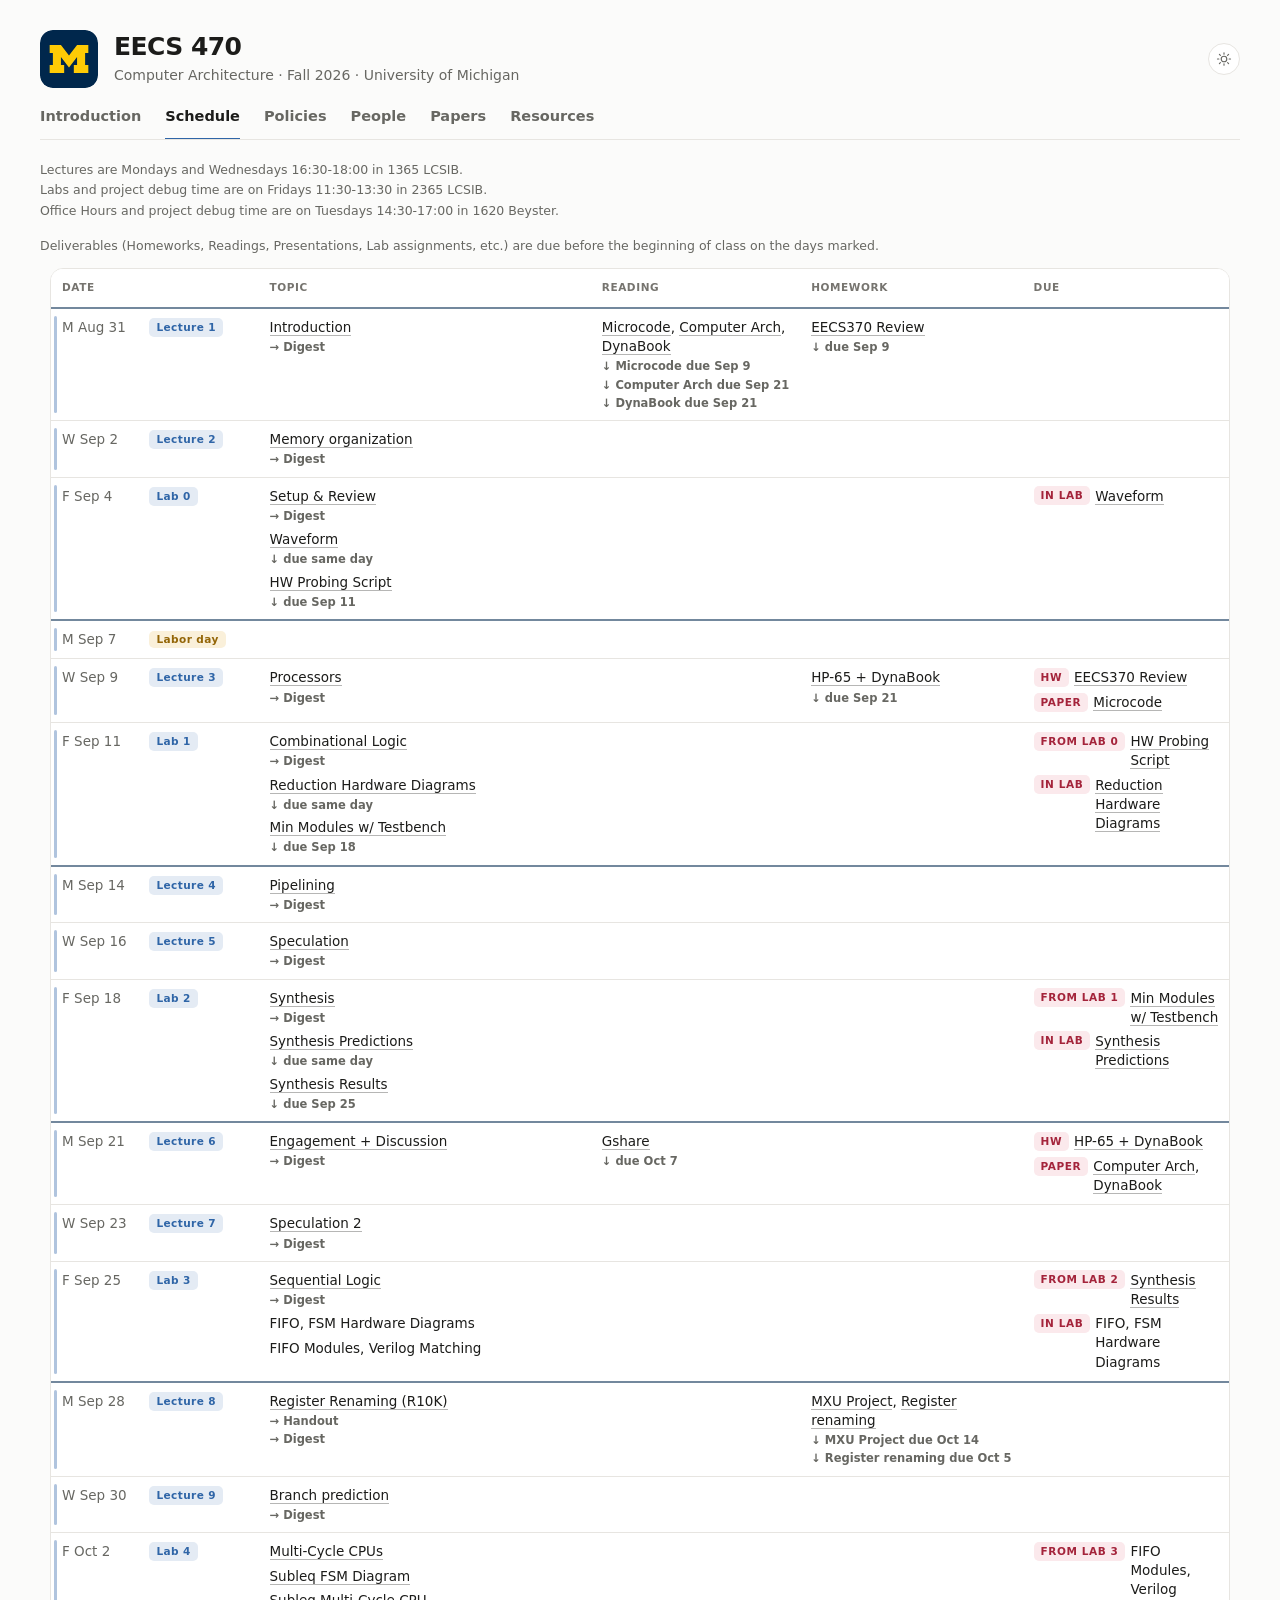
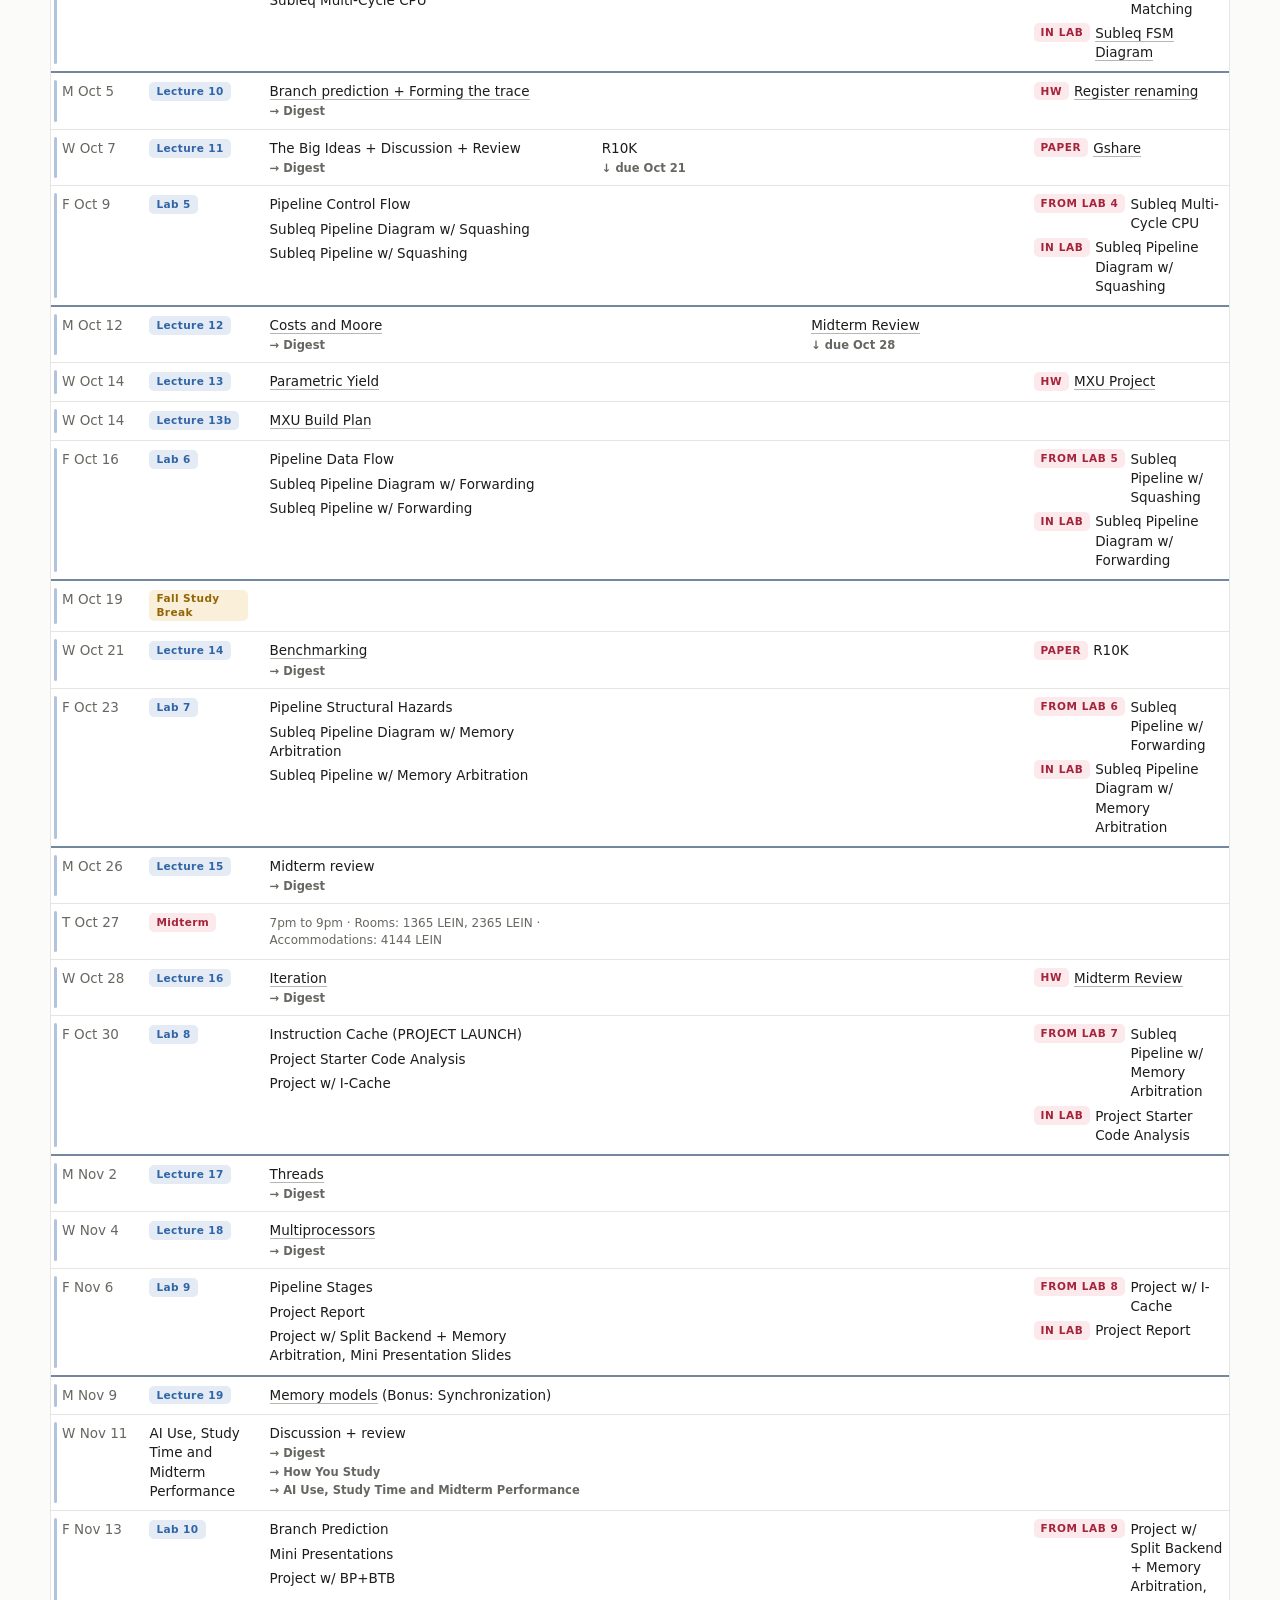
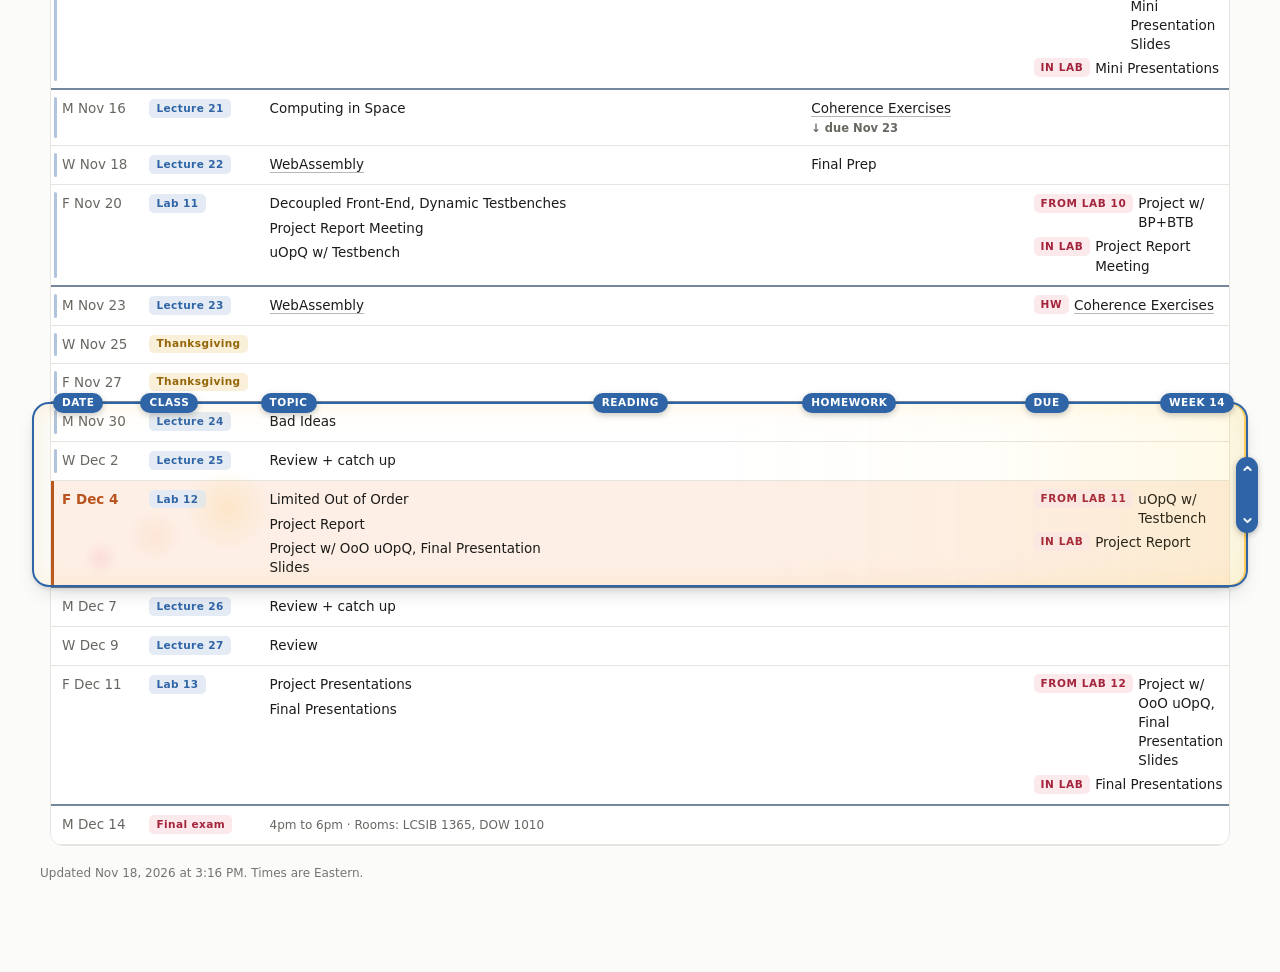
<file: index.html>
<!DOCTYPE html>
<html lang="en"><head><meta charset="utf-8">
<meta name="viewport" content="width=device-width,initial-scale=1">
<script>if(self!==top)document.documentElement.classList.add("embed")</script>
<title>EECS 470: Computer Architecture - University of Michigan - The Official Site</title>
<meta name="description" content="The official EECS 470 course site: the Fall 2026 schedule, syllabus and policies, lecture slides, readings and lab assignments. Computer architecture at the University of Michigan.">
<link rel="canonical" href="https://eecs470.com/">
<meta property="og:type" content="website">
<meta property="og:site_name" content="EECS 470">
<meta property="og:title" content="EECS 470: Computer Architecture - University of Michigan - The Official Site">
<meta property="og:url" content="https://eecs470.com/">
<meta property="og:description" content="The official EECS 470 course site: the Fall 2026 schedule, syllabus and policies, lecture slides, readings and lab assignments. Computer architecture at the University of Michigan.">
<meta property="og:image" content="https://eecs470.com/images/og-card.png">
<meta property="og:image:width" content="1200">
<meta property="og:image:height" content="630">
<meta name="twitter:card" content="summary_large_image">
<script type="application/ld+json">{"@context": "https://schema.org", "@type": "Course", "name": "EECS 470: Computer Architecture", "url": "https://eecs470.com/", "description": "The official EECS 470 course site: the Fall 2026 schedule, syllabus and policies, lecture slides, readings and lab assignments. Computer architecture at the University of Michigan.", "courseCode": "EECS 470", "provider": {"@type": "CollegeOrUniversity", "name": "University of Michigan", "url": "https://www.engin.umich.edu/"}, "hasCourseInstance": {"@type": "CourseInstance", "courseMode": "onsite", "instructor": {"@type": "Person", "name": "Kris Flautner"}}}</script>
<style>
/* Everything both pages need before either says anything of its own: the two
   palettes, the colour-scheme switch, the box model, the body type and the
   page frame. Written once because it was written twice and drifted — the
   reading template's body forgot the font, so the shared header rendered in
   the browser's default serif, and its shorter token list was a shade off in
   two places and missing --lens entirely.

   The same values twice for the palettes: no data-theme means follow the
   system, which is the state everyone starts in, and an explicit choice has to
   beat it in both directions. */
:root{ --bg:#fbfbfa;--panel:#fff;--ink:#1c1c1a;
 /* --muted has to clear 4.5:1 on every ground it lands on, and there are
    five: white, the page, the chip fill, and the two tinted note cards.
    #6f6f69 cleared white at 5.1 and failed the chips at 4.0 — a gap the
    reading pages used to paper over with a darker value of their own,
    until the two palettes were merged and the difference became a bug
    instead of a duplicate. Solved against the darkest of the five. */
 --muted:#676762;
 /* --faint labels the content rather than being content, but it still
    has to clear 4.5:1 — the old #9b9891 measured 2.8:1 on white. These
    are the lightest values that pass, solved for rather than picked.
    #797671 clears white but not --bg, which the footer sits on, so the
    value is the one that passes on both grounds. */
 --faint:#76746f;
 --line:#e7e5e1;--band:#f5f4f1;
 /* Week dividers carry the signature Blue (#00274C), softened toward the
    page — full strength read as too heavy a grid line. With row banding gone
    (all rows white for contrast), the divider alone carries the week rhythm. */
 --wkline:color-mix(in srgb,#00274C 55%,#fff);
 --accent:#0b6b5f;--accent-soft:#e4f1ee;--accent-line:#9fcdc4;
 /* Arboretum Blue (#2F65A7), the university's secondary blue, marks the week
    pane; maize (#FFCB05) is the focus ring. The signature Blue #00274C reads as
    near-black at this size and lost the pane against the page. Arboretum Blue is
    the palette's designated accent, which is exactly the pane's role. Kept as
    its own token rather than folded into --accent: the pane carries university
    identity, the accent carries the reading interface. */
 --lens:#2F65A7;--lens-on:#fff;--lens-focus:#FFCB05;
 --lens-fill:color-mix(in srgb,#2F65A7 9%,transparent);
 --lens-ink:#2F65A7;--lens-line:color-mix(in srgb,#2F65A7 24%,transparent);
 --today:#b8541f;--today-soft:#fdefe6;
 --off:#936507;--off-soft:#faf0da;
 /* The pane sits above the table again. Kept shallow: it lands on the
    rows just outside the current week, and those are still meant to be
    read. */
 --lens-shadow:0 10px 22px -12px rgba(20,20,18,.34),0 2px 5px rgba(20,20,18,.09);
 --lens-shadow-drag:0 18px 32px -12px rgba(20,20,18,.44),0 3px 8px rgba(20,20,18,.13);
 --lab:#5b4a8a;--lab-soft:#eeeaf7;--exam:#a4243b;--exam-soft:#fbe9ec;}
@media (prefers-color-scheme:dark){:root:not([data-theme=light]){ /* Deeper on a dark ground, where a light shadow is invisible. */
 --lens-shadow:0 14px 26px -12px rgba(0,0,0,.72),0 2px 6px rgba(0,0,0,.45);
 --lens-shadow-drag:0 22px 38px -12px rgba(0,0,0,.8),0 3px 9px rgba(0,0,0,.55);
 --bg:#141413;--panel:#1c1c1a;--ink:#ecebe7;--muted:#a09d95;--faint:#86837d;
 --line:#312f2b;--band:#1f1f1c;
 --wkline:color-mix(in srgb,#4f86c6 55%,#1c1c1a); /* signature Blue vanishes on a dark ground */
 --accent:#61c2b0;--accent-soft:#123531;--accent-line:#2a6b61;
 /* Arboretum Blue holds up on a dark ground too, so both themes use the same
    brand value; only the wash behind it is opened up. */
 /* Darkened from #4f86c6 so the white on the week badge and the grip
    clears 4.5:1; the wash below still mixes from the brand value. */
 --lens:#4879b3;--lens-on:#fff;--lens-focus:#FFCB05;
 --lens-fill:color-mix(in srgb,#4f86c6 15%,transparent);
 --lens-ink:#7fb0e8;--lens-line:color-mix(in srgb,#4f86c6 34%,transparent);
 --today:#eb975e;--today-soft:#3a2415;
 --off:#dfa63a;--off-soft:#2b2211;
 --lab:#ab9ae0;--lab-soft:#241d3a;--exam:#e8798c;--exam-soft:#3a1a20;}}
:root[data-theme=dark]{ /* Deeper on a dark ground, where a light shadow is invisible. */
 --lens-shadow:0 14px 26px -12px rgba(0,0,0,.72),0 2px 6px rgba(0,0,0,.45);
 --lens-shadow-drag:0 22px 38px -12px rgba(0,0,0,.8),0 3px 9px rgba(0,0,0,.55);
 --bg:#141413;--panel:#1c1c1a;--ink:#ecebe7;--muted:#a09d95;--faint:#86837d;
 --line:#312f2b;--band:#1f1f1c;
 --wkline:color-mix(in srgb,#4f86c6 55%,#1c1c1a); /* signature Blue vanishes on a dark ground */
 --accent:#61c2b0;--accent-soft:#123531;--accent-line:#2a6b61;
 /* Arboretum Blue holds up on a dark ground too, so both themes use the same
    brand value; only the wash behind it is opened up. */
 /* Darkened from #4f86c6 so the white on the week badge and the grip
    clears 4.5:1; the wash below still mixes from the brand value. */
 --lens:#4879b3;--lens-on:#fff;--lens-focus:#FFCB05;
 --lens-fill:color-mix(in srgb,#4f86c6 15%,transparent);
 --lens-ink:#7fb0e8;--lens-line:color-mix(in srgb,#4f86c6 34%,transparent);
 --today:#eb975e;--today-soft:#3a2415;
 --off:#dfa63a;--off-soft:#2b2211;
 --lab:#ab9ae0;--lab-soft:#241d3a;--exam:#e8798c;--exam-soft:#3a1a20;}
:root{color-scheme:light}
@media (prefers-color-scheme:dark){:root:not([data-theme=light]){color-scheme:dark}}
:root[data-theme=dark]{color-scheme:dark}
:root[data-theme=light]{color-scheme:light}
*{box-sizing:border-box}
html{scroll-behavior:smooth}
@media (prefers-reduced-motion:reduce){
 html{scroll-behavior:auto}
}
body{margin:0;background:var(--bg);color:var(--ink);
 font:15px/1.5 ui-sans-serif,-apple-system,"Segoe UI",Inter,system-ui,sans-serif;
 -webkit-font-smoothing:antialiased}
.wrap{max-width:1240px;margin:0 auto;padding:30px 20px 90px}
/* Embedded — framed by the infiniSym phone app (2026-09-16): the frame IS the
   schedule, so no masthead or tabs, tight margins, and the reader lands on
   today (see the week-pane block). Detected before first paint in <head>. */
.embed header{display:none}
.embed .wrap{padding:54px 8px 40px;overflow-x:hidden}   /* the app floats a Today pill over the top */
html.embed,.embed body{overflow-x:hidden}   /* the frame moves up and down only */
.embed .mnote{display:none}   /* meeting times + the deliverables rule: the frame is for the rows */
/* The wrapper is sized for a nine-column table. Prose needs a measure, or the
   essay runs a thousand pixels to the line. */
/* Left-aligned, capped at a readable measure. Centring was tried and reverted:
   it put the prose under a left-aligned header and title, so the page had two
   competing left edges. Starting every tab at the same left edge as the header
   is the stronger alignment, and the empty right-hand space costs nothing. */
.panel.prose{max-width:44rem}
/* The panel supplies the gap under the tabs; its first child should not add
   its own on top. */
.panel > *:first-child{margin-top:0}
/* The schedule's table sits on a card, and for a long time nothing else did —
   which is most of why the tabs read as different sites. The rule now is that
   a LIST OF THINGS gets the card and prose does not: the table, the two
   galleries, the roster, and the policies sheet, which is a set of rules
   rather than something read straight through. The Class 1 essay stays on the
   page, because boxing an essay makes it look like a sidebar. */


/* One face for the whole site, the schedule's. The serif was reserved for
   essays and handouts, which sounded like a rule and read like an accident:
   clicking from Resources into a reference page changed voice mid-thought. A
   pound heavier than the reference size (15px) because this also carries the
   Class 1 essay, which is long. */
.prose{font:16px/1.62 ui-sans-serif,-apple-system,"Segoe UI",Inter,system-ui,sans-serif}
.prose h1,.prose h2,.prose h3,.prose h4{
 font-family:ui-sans-serif,-apple-system,system-ui,sans-serif;
 line-height:1.25;letter-spacing:-.02em;margin:1.9em 0 .5em}
.prose h1{font-size:31px;margin-top:0}
.prose h2{font-size:23px}
.prose h3{font-size:18.5px}
.prose p{margin:0 0 1.15em}
/* One link style for the whole site: the schedule's. A link keeps the colour
   of the text around it and is marked by a faint rule underneath that firms up
   on hover. Colour is left to the chips, which use it to mean something —
   teal links were competing with them for the same signal. currentColor keeps
   the rule honest inside a muted summary and in dark mode alike. */
/* The card: the schedule table's surface, for content that is a list of
   things rather than prose to be read straight through. Declared here, in the
   shared prose stylesheet, so a standalone page can wear it as well as a tab
   — Questions to Ponder is a lookup table that happens to live at its own
   URL. */
.prose.card,
.prose .gallery,
.prose .people{background:var(--panel);border:1px solid var(--line);
 border-radius:13px}
.prose.card{padding:4px 34px 24px}
.prose a{color:inherit;text-decoration:none;
 border-bottom:1px solid color-mix(in srgb,currentColor 32%,transparent)}
.prose a:hover{border-bottom-color:currentColor}
.prose blockquote{margin:1.6em 0;padding:2px 0 2px 20px;
 border-left:2px solid var(--accent);color:var(--muted);font-size:15.5px;
 font-style:italic}
.prose blockquote p:last-child{margin:0}
.prose code{font:14px ui-monospace,SFMono-Regular,Menlo,monospace;
 background:var(--line);padding:1px 5px;border-radius:4px}
.prose pre{background:var(--line);padding:14px 16px;border-radius:9px;
 overflow-x:auto}
.prose pre code{background:none;padding:0}
.prose img{max-width:100%;height:auto;border-radius:8px}
/* A summary card above a long essay: set in sans at a smaller size so it reads
   as apparatus rather than as the opening paragraphs of the piece itself. */
.prose .tldr{background:var(--lens-fill);border:1px solid var(--lens-line);
 border-radius:14px;padding:20px 24px 22px;margin:0 0 2.6em;
 font-family:ui-sans-serif,-apple-system,system-ui,sans-serif;
 font-size:15px;line-height:1.6}
.prose .tldr h2{font-size:11px;font-weight:700;letter-spacing:.09em;
 text-transform:uppercase;color:var(--lens-ink);margin:0 0 12px}
.prose .tldr p{margin:0 0 .9em}
.prose .tldr ul{margin:0 0 .9em;padding-left:20px}
.prose .tldr li{margin:.5em 0}
.prose .tldr strong{color:var(--ink)}
.prose .tldr > *:last-child{margin-bottom:0}
.prose hr{border:0;border-top:1px solid var(--line);margin:2.4em 0}
.prose li{margin:.3em 0}
.prose table{border-collapse:collapse;width:100%;min-width:0;margin:1.5em 0;
 font-family:ui-sans-serif,-apple-system,system-ui,sans-serif;font-size:15px}
.prose th{text-align:left;font-size:11px;font-weight:700;letter-spacing:.06em;
 text-transform:uppercase;color:var(--muted);padding:0 12px 7px 0;
 border-bottom:1px solid var(--line)}
.prose th:last-child,.prose td:last-child{text-align:right;padding-right:0}
.prose td{padding:7px 12px 7px 0;border-bottom:1px solid var(--line)}
.prose tr:last-child td{border-bottom:0}
/* One person per row: portrait left, description filling the width beside it.
   Two people abreast was tried and read as a grid of cards; a single column
   reads as a list of people, which is what it is. */
/* The roster's card. Padding here rather than in the shared card rule
   further up: this rule is emitted later and its `padding:0` was quietly
   winning, so the portraits sat against the border. Top margin is nearly
   nothing — the panel's own 20px already stands the card off the tabs, and
   the page reads better with the roster high. */
.prose .people{margin:.2em 0 1em;padding:20px 34px;list-style:none}
.prose .people li{display:flex;gap:22px;align-items:center;margin:0 0 30px;
 font-family:ui-sans-serif,-apple-system,system-ui,sans-serif}
.prose .people li:last-child{margin-bottom:0}
.prose .people img{width:112px;height:112px;flex:0 0 112px;border-radius:50%;
 display:block;margin:0;background:var(--line)}
.prose .people h3{font-size:16.5px;margin:0 0 6px;letter-spacing:-.01em}
.prose .people p{font-size:14.5px;line-height:1.6;color:var(--muted);margin:0}
.prose .people p .chip{color:var(--lens-ink)}
.prose .people p .chip.gsi{color:var(--lab)}
.prose .people p .chip.ia{color:var(--accent)}
/* Resource gallery: cover on the left, title and summary on the right, one
   document per row — the People page's shape, which suits a scan-down list. */
/* Indented under its group heading, so the headings own the left margin and
   the documents read as belonging to them. */
.prose .gallery{margin:.5em 0 2.2em;padding:16px 34px 18px;list-style:none}
/* The row is the card, and it is the row that highlights — the link lives on
   the cover and the title instead of wrapping the whole thing, so a summary
   can carry links of its own. Centred, not top-aligned: covers are several
   different heights, and a one-line summary hanging off the top of a tall
   cover read as a mistake. */
.prose .gallery > li{display:flex;gap:36px;align-items:center;
 padding:10px;margin:0 -10px;border-radius:10px;
 font-family:ui-sans-serif,-apple-system,system-ui,sans-serif}
.prose .gallery > li:hover{background:var(--band)}
/* A card with a long summary keeps its cover at the top, beside the title,
   rather than floating halfway down an essay. */
.prose .gallery > li.tall{align-items:flex-start}
.prose .gallery > li.tall .shot{margin-top:4px}
.prose .gallery .shot{text-decoration:none;border-bottom:0}
.prose .gallery h3 a{color:inherit}

/* A cover keeps the proportions of the page it came from: a slide deck is
   landscape, a paper portrait. Squeezing both into one portrait box left the
   decks as a stripe in the middle of a lot of empty card. So the column is
   sized for the widest cover and each one is centred in it — the summaries
   still share a left edge, and the covers share a centre line down the page.
   The two bounds are picked so a portrait page and a 16:9 slide come out at
   about the same area, and neither dwarfs its neighbours. */
.prose .gallery .shot{flex:0 0 132px;display:flex;justify-content:center}
/* Lifted off the page, the way the documents themselves would be. Two layers:
   a tight one that reads as contact with the page, and a wider, softer one
   that gives it height. */
.prose .gallery .cover{max-width:132px;max-height:118px;width:auto;height:auto;
 border-radius:3px;border:1px solid var(--line);background:var(--panel);
 box-shadow:0 1px 2px rgba(20,20,18,.10),0 6px 14px -5px rgba(20,20,18,.26)}
/* A logo is not a document: no border, panel or shadow, and a little smaller
   than a cover so it does not outweigh the first pages beside it. */
.prose .gallery .cover.logo{border:0;background:none;box-shadow:none;
 border-radius:0;max-width:104px;max-height:96px}
/* On a dark ground a grey shadow disappears; only a black one still reads. */
@media (prefers-color-scheme:dark){:root:not([data-theme=light]) .prose .gallery .cover,
:root:not([data-theme=light]) .prose .gallery .shot.tile{
 box-shadow:0 1px 2px rgba(0,0,0,.5),0 7px 16px -5px rgba(0,0,0,.62)}}
:root[data-theme=dark] .prose .gallery .cover,
:root[data-theme=dark] .prose .gallery .shot.tile{
 box-shadow:0 1px 2px rgba(0,0,0,.5),0 7px 16px -5px rgba(0,0,0,.62)}
/* The theme shadow rules outrank .cover.logo, so say it again for dark. */
@media (prefers-color-scheme:dark){:root:not([data-theme=light]) .prose .gallery .cover.logo{
 box-shadow:none}}
:root[data-theme=dark] .prose .gallery .cover.logo{box-shadow:none}
.prose .gallery h3{font-size:15px;margin:0 0 4px;line-height:1.35}
/* A summary-less entry renders as a text tile: the title occupies the cover's
   slot and is the whole card. Dressed like a cover — border, panel, lift — so
   the column keeps one visual rhythm. */
.prose .gallery .shot.tile{box-sizing:border-box;min-height:76px;
 align-items:center;text-align:center;padding:12px 10px;
 font-size:14px;font-weight:600;line-height:1.35;
 border-radius:3px;border:1px solid var(--line);background:var(--panel);
 box-shadow:0 1px 2px rgba(20,20,18,.10),0 6px 14px -5px rgba(20,20,18,.26)}
.prose .gallery li:hover .shot.tile{text-decoration:underline;
 text-underline-offset:2px}
.prose .gallery li:hover h3 a{text-decoration:underline;
 text-underline-offset:2px}
.prose .gallery p{font-size:14px;line-height:1.55;color:var(--muted);margin:0}
/* A long summary keeps its paragraphs and lists, in the same small muted
   face, with ordinary spacing between blocks. */
.prose .gallery .sum p,.prose .gallery .sum li{font-size:14px;line-height:1.55;
 color:var(--muted)}
.prose .gallery .sum p{margin:0 0 .8em}
.prose .gallery .sum p:last-child{margin-bottom:0}
.prose .gallery .sum ul{margin:.4em 0 .8em;padding-left:1.3em;list-style:disc}
.prose .gallery .sum li{margin:.25em 0}
.prose .gallery + h2{margin-top:1.6em}
/* A group's lead essay sits between its heading and its cards, at the prose
   measure; the cards then follow at their usual spacing. */
.prose .lead{margin:0 0 1.4em}
.prose .lead p,.prose .lead li{font-size:16px;line-height:1.6}
@media (max-width:520px){
 .prose.card,.prose .people,.prose .gallery{padding-left:16px;
  padding-right:16px}
 .prose .gallery .shot{flex:0 0 96px}
 .prose .gallery .cover{max-width:96px;max-height:86px}
 .prose .gallery .cover.logo{max-width:76px;max-height:70px}
 .prose .gallery > li{gap:26px}
}

@media (max-width:520px){
 .prose .people li{gap:16px;margin-bottom:24px}
 .prose .people img{width:88px;height:88px;flex-basis:88px}}


.mnote{font-size:12.5px;line-height:1.65;color:var(--muted);margin:14px 0 12px}
/* Three gaps were stacking under the tab rule — the header's margin, the
   panel's padding and the note's own margin — which left the standing notes
   floating a long way from the tabs they belong to. The header's margin is
   the one that means something; the schedule drops the other two. Prose pages
   keep the padding: a heading wants the extra air, a line of grey text does
   not. */
.panel[data-tab=schedule]{padding-top:0}
.panel > .mnote:first-child{margin-top:0}

/* The current week is marked by a pane that floats over the rows and drops a
   shadow onto them, rather than by tinting cells. It is translucent so the
   schedule reads straight through it, and it can be dragged to another week —
   useful before term starts, when "this week" is not yet the interesting one.
   Its z-index sits above the sticky header's, so it stays visibly on top when
   scrolled past rather than sliding underneath — it is an overlay on the whole
   table, and disappearing behind the header made it read as part of the rows. */
/* The pane marks the week with light rather than paint. A translucent fill
   tinted every word under it — measured, it cost about a fifth of the text's
   contrast — and the fix is not a friendlier colour but not covering the text
   at all: the week stays as it is and everything outside it drops into a faint
   shade, which is the 9999px spread below.

   The warmth is a sun flare whose source is the grip on the right edge. Light
   falls off leftwards and dies before the Topic column; three ghosts trail to
   the lower left along the line back to the source, the way a real chain
   lands, and they sit in the Date and chip columns where there is least to
   obscure. Warm near the source, cooling to rose at the far end. Measured
   against the same rows undimmed, the text under all of it is unchanged.

   Gradients only, no filter:blur() — this element transitions its top and
   height for 340ms on every week change, and a blur would make that stutter
   on a phone. */
/* The overhang has to exceed the corner radius. At -9px the arc turned
   back inside the table's own width, so the week divider ran on past the
   curve and showed as a stub beyond each corner. At -18px the arc is
   finished before the table's edge and the border meets the rule flat.
   .wrap's 20px padding is the ceiling; this leaves 2px. */
.lens{position:absolute;left:-18px;right:-18px;z-index:3;border-radius:17px;pointer-events:none;
 /* 2px, stated honestly. 2.5px reported a used width of 2px anyway, and
    the handle's offset is derived from this number. */
 border:2px solid var(--lens);
 background:
  radial-gradient(circle 42px at 16% 58%, rgba(255,198,95,.21), rgba(255,198,95,0) 100%),
  radial-gradient(circle 27px at 10% 73%, rgba(255,178,120,.15), rgba(255,178,120,0) 100%),
  radial-gradient(circle 17px at 5.5% 85%, rgba(244,140,160,.17), rgba(244,140,160,0) 100%),
  linear-gradient(270deg, rgba(255,203,5,.095), rgba(255,203,5,.025) 22%,
                          rgba(255,203,5,0) 44%);
 box-shadow:var(--lens-shadow),
            inset -2px 0 0 rgba(255,190,40,.72),
            inset 0 0 26px 2px rgba(255,196,80,.16);
 transition:top .34s cubic-bezier(.22,.7,.24,1),height .34s cubic-bezier(.22,.7,.24,1)}
/* While dragging the pane still eases between weeks, just faster, so following
   the grip feels like pushing something with weight rather than teleporting. */
.lens.dragging{transition:top .17s cubic-bezier(.3,.85,.35,1),height .17s cubic-bezier(.3,.85,.35,1);
 box-shadow:var(--lens-shadow-drag),
            inset -2px 0 0 rgba(255,205,60,.95),
            inset 0 0 34px 4px rgba(255,196,80,.28)}
.lens.nofx{transition:none}
/* Reduced motion has to be stated AFTER .lens, not before it. A media query
   adds no specificity, so the earlier rule lost to the plain .lens selector
   and the pane kept easing for anyone who had asked it not to. */
@media (prefers-reduced-motion:reduce){.lens,.lens.dragging{transition:none}}

/* One capsule on the pane's edge, read top to bottom: back a week, drag,
   forward a week. Kept as a single shape rather than three floating controls
   so it still reads as the pane's handle; the arrows are what make it usable
   with a thumb, where dragging a 12px bar is a poor target. */
/* half the capsule + half the border = 11 + 1. `right` is measured from the
   padding box, so half the capsule alone centres it on the *inside* of the
   border; adding the border's half moves it to the middle of the painted
   line. Measured in painted pixels, not from getBoundingClientRect, which
   reports the border box and hides the difference. The room for the outer
   half comes from .tblshell's margin. */
.gripstack{position:absolute;right:-12px;top:50%;transform:translateY(-50%);
 display:flex;flex-direction:column;width:22px;border-radius:11px;
 background:var(--lens);overflow:hidden;pointer-events:auto;
 box-shadow:0 2px 6px rgba(20,20,18,.28)}
.gripstack button{border:0;padding:0;background:none;color:var(--lens-on);
 display:grid;place-items:center}
/* Inset, because the capsule clips anything drawn outside it. */
.gripstack button:focus-visible{outline:2px solid var(--lens-focus);
 outline-offset:-3px;border-radius:9px}
.step{height:24px;cursor:pointer;opacity:.92;touch-action:manipulation}
.step:hover{opacity:1;background:color-mix(in srgb,var(--lens-on) 18%,transparent)}
.step:disabled{opacity:.32;cursor:default;background:none}
.step svg{width:11px;height:11px;fill:none;stroke:currentColor;stroke-width:2.2;
 stroke-linecap:round;stroke-linejoin:round}
.grip{height:28px;cursor:grab;touch-action:none;position:relative}
.grip:hover{background:color-mix(in srgb,var(--lens-on) 12%,transparent)}
.grip:active{cursor:grabbing}
/* The column names, repeated along the pane's top edge in the same badge as
   the week label. The real header row is pinned to the top of the window,
   which is nowhere near the pane once you have scrolled into the term — this
   puts the same words where the reader is already looking. Each badge is
   placed so its text starts where its column's text starts, and any that
   would run into the week label is dropped rather than drawn over it. */
/* Faded rather than switched: the badges come and go as the pane moves, and
   appearing mid-glide reads as a glitch. Starts transparent so the first paint
   on week 1 shows nothing at all rather than a badge that blinks out. */
.lenshead{position:absolute;left:0;right:0;top:0;height:0;pointer-events:none;
 opacity:0;transition:opacity .28s ease}
.lenshead.on{opacity:1}
.lenscol{position:absolute;top:-11px;white-space:nowrap;
 font-size:10.5px;font-weight:680;letter-spacing:.05em;text-transform:uppercase;
 color:var(--lens-on);background:var(--lens);padding:2px 9px;border-radius:20px;
 box-shadow:0 2px 6px rgba(20,20,18,.24)}
.lenslab{position:absolute;right:12px;top:-11px;pointer-events:auto;
 font-size:10.5px;font-weight:680;letter-spacing:.05em;text-transform:uppercase;
 color:var(--lens-on);background:var(--lens);padding:2px 9px;border-radius:20px;
 box-shadow:0 2px 6px rgba(20,20,18,.24);white-space:nowrap}
.lenslab button{font:inherit;color:inherit;background:none;border:0;padding:0 0 0 7px;
 cursor:pointer;opacity:.85}
.lenslab button:hover{opacity:1}

/* Inset from the panel so the pane can overhang the table by more than its
   corner radius AND the handle can sit centred on the pane's edge without
   either running past the page's padding. 10px is exactly what the handle's
   outer half needs once the pane is 19px wide of the table. */
.tblshell{position:relative;margin:0 10px}
.tblwrap{overflow-x:auto;border:1px solid var(--line);border-radius:13px;
 background:var(--panel)}
/* The 900px floor is the schedule's alone — nine columns below that are
   unreadable, and .tblwrap scrolls to give them room. As a bare `table` rule
   it also reached the Policies grade table, which then ran 220px past its
   card. Scoped to the schedule's own table. */
#sched{border-collapse:collapse;width:100%;min-width:900px;font-size:13.5px}
thead th{position:sticky;top:0;z-index:2;background:var(--panel);text-align:left;
 font-size:10.5px;font-weight:680;letter-spacing:.055em;text-transform:uppercase;color:var(--faint);
 padding:11px 11px;border-bottom:1px solid var(--line);white-space:nowrap}
td{padding:9px 11px;border-bottom:1px solid var(--line);vertical-align:top;line-height:1.42}
tr.wkstart td{border-top:2px solid var(--wkline)}
tr.today td{background:var(--today-soft)}
tr.today td:first-child{box-shadow:inset 3px 0 0 var(--today)}
/* Days already behind us carry a thin translucent Arboretum-Blue pill down
   their left edge — a quiet "done" tick that also makes the boundary between
   past and upcoming findable at a glance. */
tr.past td.c-dt::before{content:"";position:absolute;left:3px;top:7px;bottom:7px;
 width:3px;border-radius:99px;
 background:color-mix(in srgb,var(--lens) 38%,transparent)}
td.c-dt{position:relative;white-space:nowrap;color:var(--muted);font-variant-numeric:tabular-nums;width:86px}
tr.today td.c-dt{color:var(--today);font-weight:640}
td.c-cl{width:78px}
/* Off-screen but in the accessibility tree: the phone layout carries the
   column name in the cell, and above that width the header row already says
   it, so showing both would be a stutter. `vh` is the same trick for a header
   that is deliberately blank on screen. */
.clab,.vh{position:absolute;width:1px;height:1px;margin:-1px;padding:0;
 overflow:hidden;clip-path:inset(50%);white-space:nowrap;border:0}
td.c-tp{font-weight:530;min-width:170px}
td.c-tp .sub{display:block;font-weight:400;font-size:12px;color:var(--muted);margin-top:2px}
/* Every dimension of a pill is stated relative to the text it sits beside —
   size, padding and the lift below — so the whole pill scales with its
   neighbour and one alignment holds at every breakpoint. Fixed pixels were
   what made this need a new fudge factor per screen size: the text grew from
   13.5px to 14px on a phone while the pill stayed 10.5px, so a lift tuned on
   the desktop table came out wrong on a card.
   The .15em lift is measured, not guessed. An inline-block sits on the text
   baseline, which puts a pill's small type on the same baseline as the larger
   type beside it — baselines agreeing while the boxes plainly do not. What
   the eye actually compares is the middle of the capitals, half a cap-height
   above the baseline, and the pill's own middle. Raising the pill by .15em of
   its own size brings those two within a quarter pixel of each other, at
   every width and for every kind of pill. (Verified in a browser against the
   real page: probe for the baseline, cap height from canvas metrics, then the
   gap between pill centre and cap centre.) */
.chip{display:inline-block;font-size:.78em;font-weight:680;letter-spacing:.04em;
 padding:.19em .66em;border-radius:5px;
 background:color-mix(in srgb,var(--lens) 13%,var(--panel));
 color:var(--lens-ink);white-space:nowrap;vertical-align:.15em}
/* Labs wear the same Arboretum Blue as lectures (instructor's call,
   2026-09-01) — both are class meetings; only exams and days off differ. */
.chip.exam{background:var(--exam-soft);color:var(--exam)}
.chip.off{background:var(--off-soft);color:var(--off);white-space:normal;line-height:1.3}
/* The label on a Due entry — "In Lab:", "HW:" — reads as a pill rather than as
   part of the sentence, so a column of mixed deadlines can be scanned by kind.
   Uppercase like the column headers, and red because everything in this column
   is something owed. */
.chip.tag{background:var(--exam-soft);color:var(--exam);text-transform:uppercase;
 letter-spacing:.055em}
/* The roster wears the same pills as the schedule. Three roles, three colours,
   so the staff can be read by kind at a glance the way a week can. Lectures
   and labs share Arboretum Blue, so the two teaching roles borrow the exam and
   accent hues rather than adding a fourth family. Measured: 5.1, 6.4 and 5.5
   to 1 in light, 6.4 and 6.2 in dark. */
.prose .people .chip.role{font-size:11px;margin-right:.4em;vertical-align:.08em}
.prose .people .chip.gsi{background:var(--lab-soft);color:var(--lab)}
.prose .people .chip.ia{background:var(--accent-soft);color:var(--accent)}
/* Label beside deliverable, in two columns rather than one run of text, so a
   name too long for the cell wraps under itself and the column of pills stays
   a column. The pill column takes the width of its pill; the deliverable takes
   the rest. Grid items do not answer to vertical-align, so the .15em lift the
   pills get everywhere else is applied here as a relative offset instead —
   same distance, same reason. */
td.a .tagged{display:grid;grid-template-columns:auto 1fr;gap:0 5px;
 align-items:baseline}
td.a .tagged > .chip.tag{position:relative;top:-.15em}
/* Several deliverables in one cell stack, so each pill starts a line and the
   eye can count what is owed without reading. */
td.a .item{display:block}
td.a .item + .item{margin-top:5px}
/* What a lab hands out, under its topic: the Due column's pill-led lines at
   the cells' weight rather than the topic's, each closed by an arrow —
   "↓ due Sep 18" for a post-lab, "↓ due same day" for work owed on the spot. */
td.c-tp .labwork{display:block;font-weight:400;margin-top:6px}
td.c-tp .labwork .item{display:block}
td.c-tp .labwork .item + .item{margin-top:5px}
td.c-tp .tagged{display:grid;grid-template-columns:auto 1fr;gap:0 5px;
 align-items:baseline}
/* Under the topic the pill is suppressed — the arrow already distinguishes a
   post-lab from in-lab work — so the line is one box, not a label and a box. */
td.c-tp .tagged.notag{display:block}
td.c-tp .tagged > .chip.tag{position:relative;top:-.15em}
span.due{display:block;margin-top:2px;font-size:11.5px;font-weight:560;
 white-space:nowrap;color:var(--muted)}
/* Full strength: at 85% the muted grey landed at 3.7:1, and --muted on its
   own already clears the bar. The arrows were dimmed to sit under their
   assignment, and the smaller type does that on its own. */
a.due{display:block;margin-top:2px;font-size:11.5px;font-weight:560;
 white-space:nowrap;color:var(--muted);border:0 !important}
/* Landing on a row via a due arrow lights the day in the site's blue and
   lets it fade over 5s — long enough to find, in the Arboretum wash rather
   than the accent teal the instructor vetoed. A fade of color only, so it
   stays on under reduced motion (nothing moves) and never sticks around. */
@keyframes flashrow{from{background:color-mix(in srgb,var(--lens) 22%,var(--panel))}
 to{background:transparent}}
tbody tr:target td{animation:flashrow 5s ease-out}
@keyframes flashmark{from{background:var(--lens-fill)}to{background:transparent}}
.prose :target{animation:flashmark 2s ease-out;scroll-margin-top:14px}
/* Schedule links wear the ink color, not the accent — the instructor found
   the teal read as fainter than the surrounding text. The soft underline is
   the whole affordance, firming up on hover. currentColor keeps it honest in
   past rows (faint) and dark mode alike. */
tbody a{color:inherit;text-decoration:none;
 border-bottom:1px solid color-mix(in srgb,currentColor 32%,transparent)}
tbody a:hover{border-bottom-color:currentColor}
footer{margin-top:18px;font-size:12px;color:var(--faint)}

@media (max-width:760px){
 /* Below this width a nine-column table cannot be read, only scrolled. Each
    row becomes a card and every value carries its column name, so the same
    markup serves both without a second table or any JavaScript. */
 .mnote{margin:10px 0}
 .tblshell{margin:0 9px}
 .tblwrap{overflow:visible;border:0;background:transparent;border-radius:0}
 #sched{display:block;width:100%;min-width:0;font-size:14px}
 thead{display:none}
 tbody{display:block}
 tbody tr{display:block;padding:11px 13px 12px;margin-bottom:8px;
  border:1px solid var(--line);border-radius:12px;background:var(--panel)}
 tbody tr.wkstart{margin-top:16px}
 tbody tr:first-child{margin-top:0}
 tbody tr.today{background:var(--today-soft);border-color:var(--today)}
 /* The card is the separator. Rules between every field made a five-field
    card look like a form; the small caps labels already mark where each value
    starts, so plain spacing reads better. The blanket box-shadow reset matters:
    the desktop week-start rule (tr.wkstart td) draws a divider with both a
    border and a shadow, and it out-ranks a plain `tbody td` reset on
    specificity — so both need !important here or stray segments reappear
    above the date and chip on every week-start card. */
 tbody td{display:block;padding:0;background:none !important;
  border:0 !important;box-shadow:none !important}
 tr.past td.c-dt::before{content:none}
 tbody td:empty{display:none}
 td.c-dt{display:inline;font-weight:650;color:var(--muted);width:auto}
 tr.today td.c-dt{color:var(--today)}
 td.c-cl{display:inline;margin-left:8px;width:auto}
 /* Topic joins the date and chip on the card's first line. It is the thing
    that says what the day is about, and giving it a line of its own read
    as a heading over the assignments below rather than as part of the
    day's identity. Inline, so a long topic wraps under itself. */
 td.c-tp{display:inline;margin-left:8px;font-size:15px;font-weight:560;
  min-width:0}
 td.c-tp .sub{display:block;margin-left:0}
 /* The handouts drop under the card's first line like an assignment cell.
    No heading over them: the column names an assignment cell brings back here
    earn their place by saying which column the card is showing, and this block
    has no column — it sits under the topic, and on a narrow card a word above
    the topic's own lines read as a stray label rather than as a heading. */
 td.c-tp .labwork{display:block;margin:10px 0 0;font-size:15px}
 td.a{margin-top:10px}
 /* On the card the label is shown, so every part of the off-screen trick
    has to be undone, not just `display`. */
 td.a .clab{position:static;width:auto;height:auto;margin:0 0 1px;padding:0;
  overflow:visible;clip-path:none;display:block;
  font-size:10px;font-weight:700;letter-spacing:.06em;text-transform:uppercase;
  color:var(--faint)}
 a.due{margin-top:3px}
 .lens{left:-5px;right:-5px;border-radius:15px}
 /* Bigger where it is tapped rather than pointed at. */
 .gripstack{right:-14.5px;width:27px;border-radius:13.5px}
 .step{height:29px}
 .step svg{width:12px;height:12px}
 .grip{height:27px}
 .lenshead{display:none}
 .lenslab{right:8px;top:-10px;font-size:10px}
}
@media print{
 body{background:#fff;color:#000}
 .prose{font-size:11pt}
 .wrap{max-width:none;padding:0}
 .prose a{color:#000;text-decoration:none}
 .prose h1,.prose h2,.prose h3,.prose h4{break-after:avoid;page-break-after:avoid}
 .prose blockquote,.prose pre,.prose img{break-inside:avoid;page-break-inside:avoid}
}
@media print{
 body{font-size:8.6pt}
 .lens,.tabs{display:none}
 .panel{padding-top:0}
 .prose .people li{break-inside:avoid;page-break-inside:avoid}
 .tblwrap{border:0;overflow:visible}#sched{min-width:0}
 thead th{position:static;color:#000;border-bottom:1.5px solid #000}
 tr.today td{background:#fff !important}
 tr.today td:first-child{box-shadow:none}
 tr.past td.c-dt::before{content:none}
 tr{page-break-inside:avoid}
 tbody a{color:#000;border:0}
}


header{margin-bottom:20px}
h1{font-size:25px;font-weight:650;letter-spacing:-.022em;margin:0}
.sub{color:var(--muted);font-size:14px;margin:3px 0 0}
/* Tabs scroll away with the header rather than pinning: the schedule is the
   page, and a permanent strip of chrome above 47 rows costs more than it
   returns. Anchors, not buttons, so a tab is linkable and Back works. */
/* The tab row scrolls inside itself rather than widening the page: a page that
   scrolls sideways makes every card look broken. Below 600px it stops scrolling
   and becomes a grid instead — see the note there. scrollbar-width:none because
   it would sit on the rule. */
.tabs{display:flex;gap:24px;margin:18px 0 0;border-bottom:1px solid var(--line);
 overflow-x:auto;scrollbar-width:none}
.tabs::-webkit-scrollbar{display:none}
.tab{font-size:14.5px;font-weight:560;color:var(--muted);text-decoration:none;
 padding:0 0 10px;margin-bottom:-1px;border-bottom:2px solid transparent;
 white-space:nowrap}
.tab:hover{color:var(--ink)}
.tab[aria-current=page]{color:var(--ink);border-bottom-color:var(--lens)}
.tab:focus-visible{outline:2px solid var(--lens-focus);outline-offset:3px;
 border-radius:3px}
.panel{padding-top:20px}
.panel[hidden]{display:none}
/* The subpage's own name is the h1, so its brand line is a paragraph
   dressed as one. */
.titlebar .brand{font-size:25px;font-weight:650;letter-spacing:-.022em;
 margin:0;line-height:1.2}
/* Six tabs stand between the top of the page and the table, and a keyboard
   user meets them on every visit. Off-screen until focused. */
.skip{position:absolute;left:-9999px;top:0;z-index:20;
 font:600 14px/1 ui-sans-serif,-apple-system,system-ui,sans-serif;
 background:var(--panel);color:var(--ink);padding:12px 16px;
 border:1px solid var(--line);border-radius:0 0 10px 0;text-decoration:none}
.skip:focus{left:0}
.titlebar{display:flex;align-items:center;gap:16px}
/* Pushed to the far right of the header by margin, so it needs no width of its
   own and the title keeps the space it had. The icon names the theme you are
   in, not the one you would get: a sun that turns into a moon reads as state,
   while a moon in daylight reads as a broken toggle. */
.themesw{margin-left:auto;flex:0 0 auto;width:32px;height:32px;
 display:grid;place-items:center;cursor:pointer;padding:0;
 border:1px solid var(--line);border-radius:50%;
 background:var(--panel);color:var(--muted)}
.themesw:hover{color:var(--ink);border-color:var(--faint)}
.themesw:focus-visible{outline:2px solid var(--lens-focus);outline-offset:2px}
.themesw svg{width:16px;height:16px;fill:none;stroke:currentColor;
 stroke-width:1.7;stroke-linecap:round;stroke-linejoin:round}
/* A 32px circle is a small thumb target, so the touch area is widened past the
   ring rather than the ring being made bigger than the header wants. */
@media (pointer:coarse){.themesw{position:relative}
 .themesw::after{content:"";position:absolute;inset:-7px}}
.themesw .moon{display:none}
@media (prefers-color-scheme:dark){:root:not([data-theme=light]) .themesw .moon{display:block}
 :root:not([data-theme=light]) .themesw .sun{display:none}}
:root[data-theme=dark] .themesw .moon{display:block}
:root[data-theme=dark] .themesw .sun{display:none}
@media print{.themesw{display:none}}
/* Centring the boxes leaves the text visibly low: the h1's half-leading
   sits above the caps while the subtitle's descenders hang below.
   Tightening the heading's leading puts the *ink* on the logo's centre —
   measured, not guessed: 1.5 is 2.2px low, 1.2 is 0.2px. */
.titlebar h1{line-height:1.2}
/* The radius is in the SVG too, so the mark is correct wherever it is used;
   this also rounds a raster logo if one is swapped in for the official file. */
.logo{width:58px;height:58px;flex:0 0 auto;border-radius:13px;display:block}
@media (max-width:640px){.logo{width:46px;height:46px;border-radius:11px}}
/* Six tabs need 524px of row; a 360px phone offers 332px, and the labels alone
   are 435px — no gap or font size fits them on one line at a readable size. So
   below 600px (measured: they still fit at 600, not at 520) the row becomes a
   three-column grid and every tab is on screen. Scrolling was worse than it
   looked: there is no scrollbar and no fade, so half the site was not merely
   awkward to reach but invisible, and following a link to a tab off the right
   edge left nothing visibly selected.

   Each cell carries its own baseline rather than the container carrying one.
   With a single rule under the whole nav, the active tab in the first row
   underlines against nothing — the mark floats in the middle of the block. */
@media (max-width:600px){
 .tabs{display:grid;grid-template-columns:repeat(3,minmax(0,1fr));
  gap:0 10px;overflow:visible;border-bottom:0}
 /* clamp rather than a second breakpoint: "Introduction" is the longest label
    and at a fixed 13.5px it clips in a 90px column on a 320px phone. */
 .tab{font-size:clamp(11.5px,3.6vw,13.5px);text-align:center;padding:8px 0 7px;
  margin-bottom:0;border-bottom:2px solid var(--line)}
 .tab[aria-current=page]{border-bottom-color:var(--lens)}
}


/* The header's responsive rules live with the header, not in the schedule
   page's mobile block — a subpage never sees that block, and the page
   frame has to narrow on a phone wherever the header appears. */
@media (max-width:760px){
 .wrap{padding:20px 14px 70px}
 .titlebar h1,.titlebar .brand{font-size:21px}
 .tabs{gap:18px}
}

</style>
<script>/* Before first paint: a stored choice must beat the system preference
   without the page flashing the other theme first. */
(function(){try{var t=localStorage.getItem("theme");
if(t==="dark"||t==="light")document.documentElement.dataset.theme=t;}catch(e){}})();</script>
</head><body>
<a class="skip" href="#main">Skip to the schedule</a>
<div class="wrap">
<header>
  <div class="titlebar">
    <img class="logo" src="images/michigan-m.svg" alt="University of Michigan">
    <div>
      <h1>EECS 470</h1>
      <p class="sub">Computer Architecture · Fall 2026 · University of Michigan</p>
    </div>
    <button class="themesw" id="themesw" type="button" aria-pressed="false"
        aria-label="Switch to dark theme" title="Switch to dark theme">
  <svg class="sun" viewBox="0 0 24 24" aria-hidden="true"><circle cx="12" cy="12" r="4.2"/>
  <path d="M12 2.6v2.1M12 19.3v2.1M4.3 12H2.2M21.8 12h-2.1M6.6 6.6 5.1 5.1M18.9 18.9l-1.5-1.5M17.4 6.6l1.5-1.5M5.1 18.9l1.5-1.5"/></svg>
  <svg class="moon" viewBox="0 0 24 24" aria-hidden="true">
  <path d="M20.5 14.6A8.6 8.6 0 0 1 9.4 3.5a8.6 8.6 0 1 0 11.1 11.1Z"/></svg>
</button>
  </div>
  <nav class="tabs"><a class="tab" href="#introduction" data-tab="introduction">Introduction</a><a class="tab" href="#schedule" data-tab="schedule" aria-current="page">Schedule</a><a class="tab" href="#policies" data-tab="policies">Policies</a><a class="tab" href="#people" data-tab="people">People</a><a class="tab" href="#papers" data-tab="papers">Papers</a><a class="tab" href="#resources" data-tab="resources">Resources</a></nav>
</header>
<main id="main"><section class="panel prose" data-tab="introduction" hidden><div class="tldr"><h2 id="tl-dr">TL;DR</h2>
<p>Computer architecture is the work of reconciling requirements that conflict —
performance, power, area, cost, schedule — into a machine someone will actually
build, buy and program. The essay below sets up the narratives this course runs
on. The short version:</p>
<ul>
<li><strong>The instruction set is a contract, and contracts are sticky.</strong> Which ISAs
  survive is decided by software ecosystems, not technical elegance. That is why
  the industry converged on x86 and ARM, and why each of Apple&rsquo;s transitions
  needed an emulator and five to seven years.</li>
<li><strong>Prefer microarchitecture to ISA changes.</strong> An ISA change bills the entire
  software ecosystem; a microarchitectural one bills only the processor maker.</li>
<li><strong>The timescales are longer than they look.</strong> ARM began its 64-bit design in
  2001, shipped in volume in 2013, and reached cloud servers in 2018.</li>
<li><strong>Disruption rarely comes from those aiming at it.</strong> ARM and NVIDIA both won
  by being underestimated for two decades in markets nobody thought worth
  defending.</li>
<li><strong>The end of Moore&rsquo;s law changed the economics, not the progress.</strong> Extra
  transistors now cost real money, which is what makes designing your own
  silicon (e.g. Apple&rsquo;s M series, AWS Graviton) worth the trouble.</li>
<li><strong>What looks like cleverness is often supply chain.</strong> The M1&rsquo;s leap came from
  system design and putting DRAM in the package, which Apple could do because its phone business
  already did; the constraint was commercial, not technical.</li>
</ul>
<p>The point of all this is the last one in the essay: <strong>knowing <em>why</em> a design was
chosen, and why the alternatives were not, outlasts any particular
implementation (and class).</strong> Grok why branch prediction is unavoidable and why
it works and you will be able to figure out the right trade-offs for its implementation.</p>
<p><a href="#narratives">Four pieces of advice for the project</a>: draw and redraw diagrams,
don&rsquo;t start by writing Verilog, debug with your peers and always show your
latest picture, and over-communicate with your team.</p></div>
<h1 id="computer-architecture-the-big-picture">Computer Architecture: The Big Picture</h1>
<p>Computer Architecture is the field that focuses on the design and construction of computing machines. Computing is now specialized into many areas, including software, hardware, microcontrollers, supercomputers, cloud computing, edge computing, networking, AI, accelerators, processors, theory, and the list goes on and on. Regardless of the specialization, computer architecture’s goal is to reconcile often-conflicting requirements to produce computers that work well and remain within appropriate budgets.   </p>
<h2 id="human-computers">Human computers</h2>
<p>Humanity has been building electronic computers since the 1940s. Still, the idea of using tools for computation goes back about 10,000 years, to clay tokens used for accounting and record-keeping in the ancient Near East. These were useful for administration, especially as temple and palace economies grew and needed to manage contributions, rations, and redistribution of resources. Denise Schmandt-Besserat argues that these tokens actually led to the development of writing. The idea is that tokens were eventually sealed inside hollow clay envelopes (called bullae) and, to record what was inside without breaking them open, people pressed the tokens into the envelope&rsquo;s wet surface, leaving impressions. Those impressions, the theory goes, gradually became abstract marks made with a stylus, which fed into the development of cuneiform, the early Mesopotamian script, around 5000 years ago. It’s unclear whether this theory is actually correct, but wouldn’t it be interesting if it were? Boring accountants to be the driving force behind the creation of writing and millennia of human progress?  </p>
<p>At the dawn of writing, the Sumerians already had a counting board about 5000 years ago: a flat surface divided into columns, each representing a different order of magnitude. One place counters (pebbles or clay tokens) in the columns, added or subtracted by moving them, and &ldquo;carry over&rdquo; by clearing a full column and adding a counter to the next one up. The Sumerian version would reflect their base-60 system with a sub-base of 10, so the columns alternate between groupings of 10 and 6 to build up powers of 60, mirroring how their cuneiform numerals worked.  </p>
<p>An interesting thing about these early computers is that they make sense to us today: they identified a problem to solve, had a set of constraints (technological, monetary, social, etc.), and then proposed tools and steps (an algorithm) to break the problem down and simplify it. Human computers, who could speed up calculations, were still in use in the 1950s, and a fictional form of which was featured in The Three-Body Problem more recently.   </p>
<p>Thinking of what a processor does in terms of communicating humans may make the complexity of a processor seem less daunting. The humans perform a set of predetermined tasks every time a conductor waves a baton from the top of a ladder. Instructions for each human must fit on a small card, so each has only a small set of tasks to carry out between waves. I could go on refining this model, but I suspect you could as well: how far apart should the humans be to still be able to signal to each other? How big should the card be for instructions? How fast should the conductor wave his baton? Is there a separate card used for signaling? Do we arrange humans by height so that they can see further? How and when are the cards with instructions issued? Can humans communicate with each other by voice? If it’s voice, how do we coordinate that they don’t all talk at the same time (so that everyone can hear)? And so on.  </p>
<p>You could play this game and potentially reinvent everything in computer architecture from first principles. The details of your solution will depend on your assumptions, but you could tune them to mirror the constraints of a silicon-based processor. As a human, you are already an excellent computer. Use that perspective to explore how interacting with others could amplify your computational abilities without any additional electronics. Imagining this will help you understand the characteristics of algorithms implemented in processors, and you might also find this approach useful for better understanding other humans and organizations.  </p>
<h2 id="the-contract">The contract</h2>
<p>Computer architecture links two large and varied communities: those who build software and those who build hardware. Software cannot exist without hardware, and complex hardware relies on software to simplify it. Given the right architecture, one practicing in one area need not understand everything about the other. However, a computer architect needs to understand both well enough to design good abstractions and to make well-justified engineering trade-offs. A Computer Architect’s main job is to predict and reconcile product requirements, technical feasibility, and cost, often years before the product is built.  </p>
<p>The contract between software and hardware is expressed in the instruction set architecture (ISA) that has traditionally been difficult to change due to the cost of reoptimizing software for a new ISA. Even in the age of “magical” compilers and AI-based code generation, moving from one instruction set to another remains a costly proposition: not just because low-level libraries have to be reoptimized, but because updates then need to trickle through the ecosystem and be made available for others to use.   </p>
<p>We talk about the “attention economy” when social networks aim to capture more and more of their users’ attention, but attention has a cost (and a price) in most other contexts as well. Getting companies’ attention to change what they are already doing, even when the change is to their advantage, is complex and time-consuming. Most companies won’t jump at the opportunity to support a new ISA and incur all the update and verification costs associated with it, and they definitely won’t do it right away unless enough of their customers are demanding it; they have more important and profitable things to do.  </p>
<p>This poses a chicken-and-egg problem when establishing a new ISA and asking software vendors to support it: a new architecture is made useful by the software that runs well on it, but software won’t run well unless someone spends the effort to optimize it for an ISA. However, sometimes this Gordian knot can be cut. Apple and its software ecosystem have moved from Motorola 68K processors to PowerPC, then to x86, and most recently to ARM. They pulled this off by providing an emulator in macOS, allowing existing software to continue running on the new architecture on day one, giving time for the new ISA to be broadly adopted before software has to be ported. The transition period for Apple’s software ecosystem has been 5-7 years.  </p>
<p>These and other forces caused the industry to converge on only two dominant instruction sets: x86 and ARM. Intel, AMD, ARM, and their ecosystems devote considerable effort to creating and optimizing software for their architectures. This costly and long-term effort removes barriers to adopting new features.  </p>
<h2 id="isa-evolution">ISA evolution</h2>
<p>What makes one instruction set better than another is very much in the eye of the beholder. Early instruction sets were optimized for efficient encoding and ease of implementation, saving memory and design time. Later ones were optimized for assembly-writer productivity, then exposed more instruction-level parallelism (ILP) to the compiler. After that, support for larger address spaces became the driving concern. All of these changes tended to coincide with major changes to the instruction set. At first, this wasn&rsquo;t a big issue, as there wasn’t much software around. You most likely have not heard of Digital Equipment Corporation because it never managed to transition from minicomputers to a mass-market computer maker and was eventually acquired by Compaq. This was partially due to its unsuccessful transition from the VAX to the Alpha instruction set, which eventually led to the company&rsquo;s demise. A clean new architecture is attractive to engineers, but the real value of an ISA is in the software ecosystem that relies on it, so it’s best to stay compatible as much as possible.  </p>
<p>Throughout the evolution of an architecture, architects have found ways to add significant new features (e.g., virtual memory and 64-bit addressing) to an existing ISA while preserving sufficient backward compatibility. They have also improved processing efficiency through specialized instructions that optimize for specific computation kernels; most recently, security and AI have been key areas of focus. The nice thing about specialized instructions is that they can usually be added without a wholesale change to the instruction set, “under the hood.” Every instruction set has a currently unused encoding space that can be populated with new instructions to optimize for new workloads as needed; in fact, architects plan for possible future changes to minimize disruption.  </p>
<p>At the end of the day, expected future costs and related market opportunities are what drive the evolution of architectures. However, deploying that change can take much longer than anyone would expect. In 2026, 8-bit and 16-bit microcontrollers still account for about 30% of microcontroller unit volume, despite ARM and its partners having had competitive products in that space for almost 20 years. It takes a lot to get people to abandon what they are already used to. Having said that, almost all of the remaining 32-bit microcontrollers are ARM-based, so change is definitely possible; it just takes a long time.  </p>
<p>Because of the “stickiness” of software (and therefore of instruction set architectures), it is usually preferable to innovate at the microarchitecture level whenever possible. The microarchitecture’s job is to efficiently execute the instructions defined in the ISA in hardware. How much can be implemented in the microarchitecture, and how much should be left to programmers and compilers through the ISA, depends on the available area and power budgets. ISA changes push the cost to the software ecosystem, whereas microarchitectural changes push it to the processor maker. Power, Performance, and Area (PPA) are key objectives for hardware designers, serving as proxies for what’s feasible from a cost perspective.  </p>
<h2 id="cambrian-explosion">Cambrian explosion</h2>
<p>There was a golden age of microarchitecture design from about the 1980s until the mid-2000s, benefiting from Moore’s law and Dennard scaling. There were many companies designing processors, as chips could contain an ever-increasing number of transistors at attractive price points, and demand for them was growing as electronics were infiltrating consumer and business society. This meant that architects could dream big, experiment, and enable exponential improvements in performance and capabilities, without the customer having to pay more.  </p>
<p>The biggest beneficiaries of this era were Intel and Microsoft, who created a flywheel for decades of improvements. Microsoft and the DOS/Windows ecosystem created software that pushed the limits of what was feasible on a processor, and Intel made that software work better with an annual upgrade.   </p>
<p>Intel&rsquo;s accomplishment in this era is in no way trivial. This era saw most other processor makers go out of business or barely survive due to poor execution, eventually giving Intel a monopoly position that it could leverage to achieve incredible profit margins. What Intel did was build a tightly integrated organization that could predictably deliver working processors that made good use of the exponentially increasing transistor budgets. This tight integration, which worked so well for Intel then, is also the reason it has struggled to stay competitive over the last decade or so.  </p>
<p>While great from a technological perspective, Moore’s law scaling was a coordination nightmare: teams had to plan for 5+ years when estimating PPA budgets, and even a small delay in a project could mean they would lose their competitive advantage. This is because of the exponentials: a simpler design delivered on time could erode all the advantages of a more complex design that was only a few months late. Any proposed complexity had to be balanced with predictable execution. Most of the benefits came from the available process technology, so miscalculations in transistor parameters and their number (yield) caused major disasters. Sustaining it required extensive coordination among equipment makers, process engineers, packaging engineers, processor designers, verification engineers, architects, and many others. Intel would even have multiple competing design teams, targeting the same release date to manage execution risk.  </p>
<h2 id="slow-burn">Slow burn</h2>
<p>ARM was a different kind of company from the beginning. For one thing, it never had its own manufacturing lines (fabs), so it had to rely on others to turn its designs into usable silicon. This meant that it had to develop a patient business model that encouraged adoption and created increasingly powerful network effects to “pull through” ARM’s designs. The company got a lucky break when it was used in Nokia’s mobile phones through chips supplied by Texas Instruments starting in the early nineties, and it became the architecture that every mobile phone ended up using. Architectural standardization helped both silicon vendors design compatible chips and software vendors build reusable software components.   </p>
<p>Because of the markets it served, ARM was always very interested in designing small, efficient processors. In general, keeping the number of transistors low usually results in more power-efficient and also cheaper designs. This served the needs of the emerging systems-on-chip (SoC) companies very well, who addressed a wide range of application areas from automotive, networking, consumer electronics, and mobile phones. These areas were considered embedded designs, mostly with proprietary software stacks. This meant that ARM flew under the radar, as far as “real” computer companies were concerned; it served a niche, a very cost- and power-sensitive market from the beginning.   </p>
<p>Towards the end of Moore’s law, things changed: power suddenly became a first-class design constraint, and ARM emerged with an architecture that offered inherent advantages and an established software ecosystem, making it suitable for real high-end computing. It was Intel that made ARM an “overnight success” when it started playing up the threat ARM posed and talking loudly about it at analyst meetings.   </p>
<p>But ARM had inherent advantages over Intel: it had a large number of silicon partners to proliferate across every area of computing, who had ambitions to beat Intel at its own game, and it was cheap. ARM was a company built on patience and network effects. So when Moore’s law ended, there was now an architecture mature enough to compete with Intel’s x86 and give adopters a cost and power advantage.  </p>
<h2 id="evolution">Evolution</h2>
<p>ARM started designing its 64-bit architecture in 2001. The first processor to ship in volume with that architecture was the Apple A7 in the iPhone 5S in 2013. The first hyperscaler to adopt ARM was AWS in 2018, when it introduced AWS Graviton. Twelve years of development until the fruits of that labor started to bear royalties in the mobile space. Seventeen years until the architecture finally ended up in cloud servers in a meaningful way.  </p>
<p>These are not unusually long time periods for adopting a new architecture in a new market segment. While Intel had already dominated desktop computing in the 1990s, the server market was new to them. They started with the Pentium Pro in 1995, launched the Xeon server brand in 1998, and, to cinch the deal, introduced a new 64-bit architecture called IA-64 (and the Itanium processor) in 2001. It largely failed because it was late, expensive, and slow to run existing 32-bit code, so Intel&rsquo;s high-end takeover didn&rsquo;t happen as planned, and allowed AMD to shine. AMD evolved x86 to a compatible 64-bit address space in the mid-2000’s. Eventually, Intel adopted these extensions, thereby unifying the x86 space and dominating the server market by the end of that decade.  </p>
<p>When evolving instruction sets, it’s worth taking an incremental approach whenever possible. This incrementalism is evident in the messy encodings of both the ARM and x86 architectures: they evolved through pragmatic additions and clever compromises, which show up as counterintuitive instructions and encodings. These instruction sets evolved in a backward-compatible way due to microarchitectural innovations enabled by Moore’s law. Increased transistor counts allowed architects to allocate them to features such as register renaming, decoded instruction, trace, and micro-operation caches. What started as a war of competing philosophies for designing instruction sets ended in a truce: CISC and RISC processors came to resemble each other.   </p>
<p><strong>Disruption</strong>  </p>
<p>In the 2010s, the ARM architecture and its processors were becoming competitive with the best that the traditional, merchant silicon manufacturers could build. Merchant silicon is the term for a processor available on the open market that anyone can buy (captive silicon is a term for a company’s own designs). Contrast this with AWS Graviton or Apple’s M and A series processors, which are designed in-house and are only available for use in the company’s own products. The fact that these companies can design their own processors cost-effectively is the benefit they derive from ARM’s business model and the decades of software investment in the ARM ecosystem.  </p>
<p>Captive silicon (for large companies) becomes attractive as a consequence of the end of Moore’s law. Companies still want to deliver the benefits of an increased number of transistors to their customers, but these extra transistors don’t come for free any longer; they cost real money: the manufacturing cost goes up, and so does the non-recurring engineering cost (NRE) associated with a design. Vertical integration helps not only by enabling a more optimal solution, but also by avoiding margin stacking across the supply chain. By bringing design and production in-house, companies can eliminate paying merchant silicon providers&rsquo; profit margins and more easily spend that money on increasing the transistor count.  </p>
<p>NVIDIA is the latest “overnight success” of the processor wars. It was founded in 1993, but made most of its money on graphics processing until recently. Building accelerators is usually not considered to be a good business to be in. Accelerators are hidden behind software APIs, meaning that whatever great acceleration the hardware provides can be easily swapped out for a different vendor’s, creating competition on pricing and profit margins. However, NVIDIA persevered and doubled down on its niche, which, while very hard to program, offers readily available acceleration. They also fostered a company culture that allowed it to jump straight into new markets like crypto and use the experience to make its architecture as broadly applicable to acceleration as possible. Their success in AI is the payoff of that strategy, and they are leveraging their position to become the premier general-merchant silicon provider before AI acceleration commoditizes the market.  </p>
<p>My perception is that companies that set out to be disruptive seldom are. Either because they underestimate how long it takes to really do that (their timing is wrong or funding is insufficient), or they underestimate the countermeasures potential disruptees can deploy. In ARM’s case, it managed to fundamentally change a market because it was not perceived as a threat to the merchant silicon providers for almost two decades (it operated in a different market). In NVIDIA’s case, it was the resilience that comes with being “just a peripheral” long enough, along with the belief that an eventual “next big thing” will bring them success. Both of these companies looked like commodities, easily replaceable, until one day they proved difficult to avoid.  </p>
<h2 id="not-the-end-times">Not the end times</h2>
<p>The processor industry always looks pretty stable at any given year, only for things to suddenly change overnight. One of the reasons for this has been the long planning cycles across many companies as they develop highly complex and expensive technologies, and the failure of some long-term but necessary innovations. Another has more to do with the business cycles.   </p>
<p>All companies have lifecycles, and successes eventually fade. IBM used to be the king of the hill, having coined the term &ldquo;computer architecture&rdquo; and invented or deployed most of the key ideas in computers decades before the current cycle began in the 1980s. However, they lost their crown long ago. Commodore was the highest-volume microcomputer manufacturer in the 1980s; it went out of business in 1994. Nokia was the number one mobile phone brand for about two decades, but now they are a “B2B technology innovation leader,” doing not sure what. Apple almost went out of business in 1998 and was rescued by a loan from Microsoft and sales of its ARM shareholdings after ARM IPOed.   </p>
<p>Multiple forces drive these cycles, but one in particular has a witty name: “enshittification.” Cory Doctorow used this to describe the pattern by which digital platforms progressively degrade. First, delighting users to lock them in, then abusing those users to benefit business customers, then squeezing those business customers to claw value back for the platform itself, until the service becomes a hollowed-out shell optimized for extraction rather than usefulness.  </p>
<p>If you look beyond platform companies, enshittification is a byproduct of prioritizing short-term profit over long-term customer relationships, leading customers to move elsewhere or to stay and become resentful. Customers leave if they have options, causing a relatively quick death. If they are forced to stay because they cannot move elsewhere (due to switching costs, network effects, or a lack of a good alternative), they’ll punish the company in other ways. An example of the latter is Microsoft, which was resented for practices around its  Windows monopoly, as it was unable to enter the mobile space in any meaningful way. They only exited purgatory a decade and a half later, in the 2010s, when the collective unconscious decided that while Microsoft mobiles were a no-go, its cloud was okay.  </p>
<p>Computer evolution doesn’t stop just because Moore’s law has ended. It’s just that this end means certain assumptions have to change, which affects companies and individuals. As Garth from Wayne’s World said, “We Fear Change.” Despite the Buddha’s best efforts, a narrative that explains how humans and companies tend to behave is that they fear change and do whatever they can to avoid it. When they think they cannot avoid it any longer, they often try to change too much. Neither the fear nor the overreaction is usually the best path forward. But how do we know what the right path might be?  </p>
<h2 id="narratives">Narratives</h2>
<p>Stories are central to the human experience. We can trace how the stories the Sumerians recorded on cuneiform tablets 4000 years ago made their way into the Old Testament millennia later (e.g., The Flood, Creation, Humans made of Clay, Confusion of Languages, and many others). The way most impactful movies are organized today follows a pattern called the “Hero’s Journey,” which was first recorded in the Epic of Gilgamesh 4000 years ago, and popularized by Homer for modern audiences in the Odyssey about 3000 years ago. The contents convey complex ideas that various societies deemed important, making them broadly accessible and providing blueprints for solving problems.  </p>
<p>I started the story of computer architecture <em>in medias res</em> to give you a few narratives to help you make sense of the material you will encounter. There will be lots of others during the course. What will make you successful is really understanding ideas at the “big picture” level, not just the technical details. Knowing why a certain solution was chosen (and why others weren’t) is more important than the exact details. In fact, comparing multiple implementations helps you focus on the important details: what are recurring ideas and what are one-offs. The lectures will focus primarily on the narratives and the issues around a set of key ideas. However, you will have to study their implications and implementation details outside of class and bring back questions for further discussions.  </p>
<p>Take branch prediction as an example: if you really grok why branch prediction is unavoidable in processor design, and what really matters about them, you will have learned a much more fundamental set of insights than knowing everything about designing a specific predictor. These insights will help you prioritize problems and efficiently tune a predictor within available budgets when you actually have to build one. Of course, you will need to figure out how to build one during the course, but the constraints on its implementation will change when you build one again in the future (misprediction pipeline depths, update policies, cycle budget, throughput requirements, etc.), so you have to understand the design at multiple levels. You will succeed if you have captured the right narratives for yourself so that you can make the right low-level decisions in the future in light of them.  </p>
<p>Labs are designed to give you a hands-on introduction to building a processor that will evolve into a group project during the term. The most important part of this project is the times when you are stuck. This is when it becomes apparent that there is a narrative mismatch somewhere in your mind, and you have to figure out where exactly it is. You had one model of the processor and your infrastructure in mind, and it turns out to be incorrect. This is where you need creativity and self-awareness to guide your explorations efficiently. It will take hours at first to find bugs that will seem trivial in retrospect. By the end of the course, you will have practiced creative problem-solving enough and will be much quicker (bugs will still look trivial in retrospect).  </p>
<p>Four pieces of specific advice: 1) Always draw and redraw diagrams about hardware, as it helps clarify your own understanding, and communicate your design more effectively. 2) Do not start writing Verilog right away; the apparent similarity with other programming languages is misleading. 3) Debug with your peers, always show the latest picture of your design when you ask a question. The main goal of the project is for you to improve your problem-solving skills and arrive at a good-enough solution. 4) Good teamwork requires over-communication. Work together on your projects face-to-face as much as you can. Don’t expect everyone to contribute equally, but try to maximize the ways and places where each of you can make contributions. Try to see your teammate’s issues from their perspective, not just your own.  </p>
<p>Learn many narratives, and when you encounter a situation, analyze the course of action they suggest. Don’t be afraid to be skeptical and to criticize them. The hardest thing to decide is usually which narrative actually applies, and you can only extract that essence through criticism. To choose the best narrative takes curiosity, experience, and judgment. Harvard Business School is famous for using case studies to guide businesses, and the same narrative approach can be applied effectively to understand the right trade-offs in computers.  </p>
<p><strong>Competing narratives</strong>  </p>
<p>Understanding the real engineering constraints and what you can do about them goes way beyond understanding the technology: you have to understand how a piece of technology fits with others and gets used, and what real impact that can have on its users. When Apple moved the Mac to the ARM architecture in 2020 with the M1 processor, the speedup and efficiency gains were astonishing compared to its Intel predecessors. At the surface, this could seem like a story that says Intel missed the plot and that ARM and Apple were much more clever. A better explanation turns out to be less divisive.   </p>
<p>A key thing about computers is that what really matters is the memory system (how quickly data can be moved to the processor when needed). What Apple did was borrow the in-package integrated DRAM-and-processor approach from its mobile phones and apply it to its PCs. Seems like a relatively easy thing to do, but it has major implications for the supply chain, how DRAM is bought and priced, and explains why it hasn’t been a mainstream approach in PCs before. Processor makers have traditionally aimed to commoditize DRAM and make it as cheap as possible. They also never had to buy it before to include it with their processors; hedging its price based on demand was the PC maker’s job (who isn’t usually the processor maker). This change was easy for Apple to make because its mobile phone business was already doing it; it was already vertically integrated, but it was difficult for others who weren’t used to doing so. All of this translated into a step-function improvement in performance and efficiency, and it still does, while the rest of the industry is playing catch-up. Being able to execute on this is actually what differentiates Apple.  </p>
<p>While lots of people talk about innovation and disruption, it is a herd mentality in the computer industry. Once one player does something that seems good, others quickly copy it, and there are long periods when nothing out of the ordinary happens: here is a new processor; it’s marginally better than the previous one. Still, of course, it’s the world’s best at something or other. Because it’s so expensive to design and manufacture new chips, building on what already works and not changing things is the right approach: “if it ain’t broke, don’t fix it.” This means that technology development is highly path-dependent; even if better solutions exist for a problem, the threshold for putting them into a product is very high: anything new increases perceived risk. This may be a frustrating experience, but is it irrational?!  </p>
<p>Something like this might be happening with how Moore’s law is used in marketing today. Companies keep saying they are on track or outpacing it, even though, as Moore framed it, the law has been dead for a while. What these companies mean is that they are using more transistors than before, but Moore was talking about equivalent cost when doubling their number. For some reason, marketing teams think that hiding the truth about this is preferable to just not mentioning it.  </p>
<p>This illustrates the inertia of useful narratives: they turn into memes and become common points of reference, even when the specifics change.  </p>
<p>August 24, 2026  </p>
<p>Copyright (C) 2026 by Krisztian Flautner, All Rights Reserved.  </p></section><section class="panel" data-tab="schedule"><p class="mnote">Lectures are Mondays and Wednesdays 16:30-18:00 in 1365 LCSIB.<br>Labs and project debug time are on Fridays 11:30-13:30 in 2365 LCSIB.<br>Office Hours and project debug time are on Tuesdays 14:30-17:00 in 1620 Beyster.</p><p class="mnote">Deliverables (Homeworks, Readings, Presentations, Lab assignments, etc.) are due before the beginning of class on the days marked.</p><div class="tblshell"><div class="tblwrap"><table id="sched"><thead><tr><th class="c-dt">Date</th><th class="c-cl"><span class="vh">Class</span></th><th class="c-tp">Topic</th><th>Reading</th><th>Homework</th><th>Due</th></tr></thead><tbody><tr class="r wkstart" id="d-2026-08-31" data-date="2026-08-31" data-week="1"><td class="c-dt">M Aug 31</td><td class="c-cl"><span class="chip">Lecture 1</span></td><td class="c-tp"><a href="https://drive.google.com/file/d/1UzGScTiZqUYAinSfP8OjvROTW141ipmp/view">Introduction</a><a class="due dig" href="https://drive.google.com/file/d/1g7CRxvgUR46El2Cz4lRIuGNEfjOCrqiK/view">→ Digest</a></td><td class="a"><span class="clab">Reading</span><a href="https://drive.google.com/file/d/1oMgP04eMKHPQi-WWds6r9S_1FhtQDPix/view">Microcode</a>, <a href="https://drive.google.com/file/d/180vOpRnlo4fNccgyo9oDBiZb7Linw-Mw/view">Computer Arch</a>, <a href="https://drive.google.com/file/d/1qwUfOpW3UkyU5C60SEiY6FuYtCwzZPJV/view">DynaBook</a><a class="due" href="#d-2026-09-09" title="Due Sep 9"><span aria-hidden="true">&#8595;</span> Microcode due Sep 9</a><a class="due" href="#d-2026-09-21" title="Due Sep 21"><span aria-hidden="true">&#8595;</span> Computer Arch due Sep 21</a><a class="due" href="#d-2026-09-21" title="Due Sep 21"><span aria-hidden="true">&#8595;</span> DynaBook due Sep 21</a></td><td class="a"><span class="clab">Homework</span><a href="https://docs.google.com/document/d/1Iehi9ptPTRQdaQQ8UMOBbUJznJ0AXN5jWYrhnFPbZzU/edit?tab=t.0">EECS370 Review</a><a class="due" href="#d-2026-09-09" title="Due Sep 9"><span aria-hidden="true">&#8595;</span> due Sep 9</a></td><td class="a"></td></tr><tr class="r" id="d-2026-09-02" data-date="2026-09-02" data-week="1"><td class="c-dt">W Sep 2</td><td class="c-cl"><span class="chip">Lecture 2</span></td><td class="c-tp"><a href="https://drive.google.com/file/d/14Pt8YKbAARYRud2tevrNw6RkygrevRvn/view">Memory organization</a><a class="due dig" href="https://drive.google.com/file/d/1ldD6Q3xaAyCSbrQ831hv5LFiR1oedfOR/view">→ Digest</a></td><td class="a"></td><td class="a"></td><td class="a"></td></tr><tr class="r" id="d-2026-09-04" data-date="2026-09-04" data-week="1"><td class="c-dt">F Sep 4</td><td class="c-cl"><span class="chip lab">Lab 0</span></td><td class="c-tp"><a href="https://drive.google.com/file/d/139MGapvEQIBW4ue4f4OTW_Di16zuaD6F/view">Setup &amp; Review</a><a class="due dig" href="https://drive.google.com/file/d/1jflvPPhKMYIJSigVSTu4L2VwE0ezEtWv/view">→ Digest</a><span class="labwork"><span class="vh">Handouts</span><span class="item"><span class="tagged notag"><span class="what"><a href="https://docs.google.com/document/d/1Q2Wl_SWt5yQ0ImX_Vz5Q4BkVhwIz7yCR0cCFCvE-aoE/edit">Waveform</a><span class="due inlab"><span aria-hidden="true">&#8595;</span> due same day</span></span></span></span><span class="item"><span class="tagged notag"><span class="what"><a href="https://docs.google.com/document/d/1Q2Wl_SWt5yQ0ImX_Vz5Q4BkVhwIz7yCR0cCFCvE-aoE/edit">HW Probing Script</a><a class="due" href="#d-2026-09-11" title="Due Sep 11"><span aria-hidden="true">&#8595;</span> due Sep 11</a></span></span></span></span></td><td class="a"></td><td class="a"></td><td class="a"><span class="clab">Due</span><span class="tagged"><span class="chip tag">In Lab</span><span class="what"><a href="https://docs.google.com/document/d/1Q2Wl_SWt5yQ0ImX_Vz5Q4BkVhwIz7yCR0cCFCvE-aoE/edit">Waveform</a></span></span></td></tr><tr class="r wkstart" id="d-2026-09-07" data-date="2026-09-07" data-week="2"><td class="c-dt">M Sep 7</td><td class="c-cl"><span class="chip off">Labor day</span></td><td class="c-tp"></td><td class="a"></td><td class="a"></td><td class="a"></td></tr><tr class="r" id="d-2026-09-09" data-date="2026-09-09" data-week="2"><td class="c-dt">W Sep 9</td><td class="c-cl"><span class="chip">Lecture 3</span></td><td class="c-tp"><a href="https://drive.google.com/file/d/19_GMd7uEW2Xr3XMjWEQ1k6iHt90daUcV/view">Processors</a><a class="due dig" href="https://drive.google.com/file/d/1Ow7j1HzfEEjFiJ_Vfy-XNcBQ6swH7FZZ/view">→ Digest</a></td><td class="a"></td><td class="a"><span class="clab">Homework</span><a href="https://drive.google.com/file/d/1ThVzZ5Vq3imgxklJK05q7KGwO_s86OR4/view">HP-65 + DynaBook</a><a class="due" href="#d-2026-09-21" title="Due Sep 21"><span aria-hidden="true">&#8595;</span> due Sep 21</a></td><td class="a"><span class="clab">Due</span><span class="item"><span class="tagged"><span class="chip tag">HW</span><span class="what"><a href="https://docs.google.com/document/d/1Iehi9ptPTRQdaQQ8UMOBbUJznJ0AXN5jWYrhnFPbZzU/edit?tab=t.0">EECS370 Review</a></span></span></span><span class="item"><span class="tagged"><span class="chip tag">Paper</span><span class="what"><a href="https://drive.google.com/file/d/1oMgP04eMKHPQi-WWds6r9S_1FhtQDPix/view">Microcode</a></span></span></span></td></tr><tr class="r" id="d-2026-09-11" data-date="2026-09-11" data-week="2"><td class="c-dt">F Sep 11</td><td class="c-cl"><span class="chip lab">Lab 1</span></td><td class="c-tp"><a href="https://drive.google.com/file/d/1rLrneUSxS15dzWkHrrveMjm5YZS8dkTz/view">Combinational Logic</a><a class="due dig" href="https://drive.google.com/file/d/1YyPFSQ0RCJACF111HhWlVXve14qTI9q8/view">→ Digest</a><span class="labwork"><span class="vh">Handouts</span><span class="item"><span class="tagged notag"><span class="what"><a href="https://docs.google.com/document/d/1srWdwN1jY24yoKaDB2f7echlobL9Res6iPc8uC6heYs/edit">Reduction Hardware Diagrams</a><span class="due inlab"><span aria-hidden="true">&#8595;</span> due same day</span></span></span></span><span class="item"><span class="tagged notag"><span class="what"><a href="https://docs.google.com/document/d/1srWdwN1jY24yoKaDB2f7echlobL9Res6iPc8uC6heYs/edit">Min Modules w/ Testbench</a><a class="due" href="#d-2026-09-18" title="Due Sep 18"><span aria-hidden="true">&#8595;</span> due Sep 18</a></span></span></span></span></td><td class="a"></td><td class="a"></td><td class="a"><span class="clab">Due</span><span class="item"><span class="tagged"><span class="chip tag">From Lab 0</span><span class="what"><a href="https://docs.google.com/document/d/1Q2Wl_SWt5yQ0ImX_Vz5Q4BkVhwIz7yCR0cCFCvE-aoE/edit">HW Probing Script</a></span></span></span><span class="item"><span class="tagged"><span class="chip tag">In Lab</span><span class="what"><a href="https://docs.google.com/document/d/1srWdwN1jY24yoKaDB2f7echlobL9Res6iPc8uC6heYs/edit">Reduction Hardware Diagrams</a></span></span></span></td></tr><tr class="r wkstart" id="d-2026-09-14" data-date="2026-09-14" data-week="3"><td class="c-dt">M Sep 14</td><td class="c-cl"><span class="chip">Lecture 4</span></td><td class="c-tp"><a href="https://drive.google.com/file/d/1ALWF8l_svuezYjKbX6BZ9AnL9ou5izyk/view">Pipelining</a><a class="due dig" href="https://drive.google.com/file/d/1Kr4_HEmTr-scZDY-jmww5kZ_ngBBTEya/view">→ Digest</a></td><td class="a"></td><td class="a"></td><td class="a"></td></tr><tr class="r" id="d-2026-09-16" data-date="2026-09-16" data-week="3"><td class="c-dt">W Sep 16</td><td class="c-cl"><span class="chip">Lecture 5</span></td><td class="c-tp"><a href="https://drive.google.com/file/d/1ZOm6x0bYotOc-aDDWbXCi4UyQTyO22tI/view">Speculation</a><a class="due dig" href="https://drive.google.com/file/d/1DXk7fIhlaQUFRW2X3YNOUJrcyLJ39X-b/view">→ Digest</a></td><td class="a"></td><td class="a"></td><td class="a"></td></tr><tr class="r" id="d-2026-09-18" data-date="2026-09-18" data-week="3"><td class="c-dt">F Sep 18</td><td class="c-cl"><span class="chip lab">Lab 2</span></td><td class="c-tp"><a href="https://drive.google.com/file/d/1OGT0po6a1Hkd3M9sC38hDlKb3zf_ZY4U/view">Synthesis</a><a class="due dig" href="https://drive.google.com/file/d/1Ca5Kfw_vMBbcF275PX1MNiGi6TeWN9Es/view">→ Digest</a><span class="labwork"><span class="vh">Handouts</span><span class="item"><span class="tagged notag"><span class="what"><a href="https://docs.google.com/document/d/1srWdwN1jY24yoKaDB2f7echlobL9Res6iPc8uC6heYs/edit?tab=t.t6rbkr8pf22j">Synthesis Predictions</a><span class="due inlab"><span aria-hidden="true">&#8595;</span> due same day</span></span></span></span><span class="item"><span class="tagged notag"><span class="what"><a href="https://docs.google.com/document/d/1srWdwN1jY24yoKaDB2f7echlobL9Res6iPc8uC6heYs/edit?tab=t.t6rbkr8pf22j">Synthesis Results</a><a class="due" href="#d-2026-09-25" title="Due Sep 25"><span aria-hidden="true">&#8595;</span> due Sep 25</a></span></span></span></span></td><td class="a"></td><td class="a"></td><td class="a"><span class="clab">Due</span><span class="item"><span class="tagged"><span class="chip tag">From Lab 1</span><span class="what"><a href="https://docs.google.com/document/d/1srWdwN1jY24yoKaDB2f7echlobL9Res6iPc8uC6heYs/edit">Min Modules w/ Testbench</a></span></span></span><span class="item"><span class="tagged"><span class="chip tag">In Lab</span><span class="what"><a href="https://docs.google.com/document/d/1srWdwN1jY24yoKaDB2f7echlobL9Res6iPc8uC6heYs/edit?tab=t.t6rbkr8pf22j">Synthesis Predictions</a></span></span></span></td></tr><tr class="r wkstart" id="d-2026-09-21" data-date="2026-09-21" data-week="4"><td class="c-dt">M Sep 21</td><td class="c-cl"><span class="chip">Lecture 6</span></td><td class="c-tp"><a href="https://drive.google.com/file/d/1XoSlAna6hS_e8p0gvBOm1bHFqGi2V6YC/view">Engagement + Discussion</a><a class="due dig" href="https://drive.google.com/file/d/1Ybi4fPryW3VApYmeSD7vSlQJH2UZIZpb/view">→ Digest</a></td><td class="a"><span class="clab">Reading</span><a href="https://drive.google.com/file/d/1y4Y4DLgg4aIslbWNQIb9HeAsLMnunyRl/view">Gshare</a><a class="due" href="#d-2026-10-07" title="Due Oct 7"><span aria-hidden="true">&#8595;</span> due Oct 7</a></td><td class="a"></td><td class="a"><span class="clab">Due</span><span class="item"><span class="tagged"><span class="chip tag">HW</span><span class="what"><a href="https://drive.google.com/file/d/1ThVzZ5Vq3imgxklJK05q7KGwO_s86OR4/view">HP-65 + DynaBook</a></span></span></span><span class="item"><span class="tagged"><span class="chip tag">Paper</span><span class="what"><a href="https://drive.google.com/file/d/180vOpRnlo4fNccgyo9oDBiZb7Linw-Mw/view">Computer Arch</a>, <a href="https://drive.google.com/file/d/1qwUfOpW3UkyU5C60SEiY6FuYtCwzZPJV/view">DynaBook</a></span></span></span></td></tr><tr class="r" id="d-2026-09-23" data-date="2026-09-23" data-week="4"><td class="c-dt">W Sep 23</td><td class="c-cl"><span class="chip">Lecture 7</span></td><td class="c-tp"><a href="https://drive.google.com/file/d/1NcSWYGdAY8h2CreQRd1jlT-oMBfNvGL6/view">Speculation 2</a><a class="due dig" href="https://drive.google.com/file/d/1MVwTZR_h2TCxBmPtEgIQ0I-hR9V3oWvT/view">→ Digest</a></td><td class="a"></td><td class="a"></td><td class="a"></td></tr><tr class="r" id="d-2026-09-25" data-date="2026-09-25" data-week="4"><td class="c-dt">F Sep 25</td><td class="c-cl"><span class="chip lab">Lab 3</span></td><td class="c-tp"><a href="https://drive.google.com/file/d/1OGT0po6a1Hkd3M9sC38hDlKb3zf_ZY4U/view">Sequential Logic</a><a class="due dig" href="https://drive.google.com/file/d/1kPp7XhAzMmsEm9TFT5TSRtCsU6RF4Usl/view">→ Digest</a><span class="labwork"><span class="vh">Handouts</span><span class="item"><span class="tagged notag"><span class="what">FIFO, FSM Hardware Diagrams</span></span></span><span class="item"><span class="tagged notag"><span class="what">FIFO Modules, Verilog Matching</span></span></span></span></td><td class="a"></td><td class="a"></td><td class="a"><span class="clab">Due</span><span class="item"><span class="tagged"><span class="chip tag">From Lab 2</span><span class="what"><a href="https://docs.google.com/document/d/1srWdwN1jY24yoKaDB2f7echlobL9Res6iPc8uC6heYs/edit?tab=t.t6rbkr8pf22j">Synthesis Results</a></span></span></span><span class="item"><span class="tagged"><span class="chip tag">In Lab</span><span class="what">FIFO, FSM Hardware Diagrams</span></span></span></td></tr><tr class="r wkstart" id="d-2026-09-28" data-date="2026-09-28" data-week="5"><td class="c-dt">M Sep 28</td><td class="c-cl"><span class="chip">Lecture 8</span></td><td class="c-tp"><a href="https://drive.google.com/file/d/1wXRh9bf1SvFsrww46-cwPLQ2XP9RhAwL/view">Register Renaming (R10K)</a><a class="due dig" href="https://drive.google.com/file/d/10J5UMIwzVjwbDSc8EI5ZOv-uZChe3A2S/view">→ Handout</a><a class="due dig" href="https://drive.google.com/file/d/1d7zY-hN_FYgabuazL4XsIs1uID7p4sIi/view">→ Digest</a></td><td class="a"></td><td class="a"><span class="clab">Homework</span><a href="https://drive.google.com/file/d/1jzz7kyZ12fo7Pa_f_bAPDii1esO6cxES/view">MXU Project</a>, <a href="https://drive.google.com/file/d/1TmXv7xRrdICgemN_xhK4IOV6C3HJp0xC/view">Register renaming</a><a class="due" href="#d-2026-10-14" title="Due Oct 14"><span aria-hidden="true">&#8595;</span> MXU Project due Oct 14</a><a class="due" href="#d-2026-10-05" title="Due Oct 5"><span aria-hidden="true">&#8595;</span> Register renaming due Oct 5</a></td><td class="a"></td></tr><tr class="r" id="d-2026-09-30" data-date="2026-09-30" data-week="5"><td class="c-dt">W Sep 30</td><td class="c-cl"><span class="chip">Lecture 9</span></td><td class="c-tp"><a href="https://drive.google.com/file/d/1APK0IqtQXnsW_QAWWyws17pb-Tii_z9X/view">Branch prediction</a><a class="due dig" href="https://drive.google.com/file/d/1OqRvK-bKkIaY53PdyJHR2rOCSiTBHByP/view">→ Digest</a></td><td class="a"></td><td class="a"></td><td class="a"></td></tr><tr class="r" id="d-2026-10-02" data-date="2026-10-02" data-week="5"><td class="c-dt">F Oct 2</td><td class="c-cl"><span class="chip lab">Lab 4</span></td><td class="c-tp"><a href="https://drive.google.com/file/d/1VZUdCHxz7xKWEqn7BJGHylfpLK9biVWk/view">Multi-Cycle CPUs</a><span class="labwork"><span class="vh">Handouts</span><span class="item"><span class="tagged notag"><span class="what"><a href="https://drive.google.com/file/d/1T0MLTjGXUIM_lXLiYqmZsZ7fbO2Le3hF/view">Subleq FSM Diagram</a></span></span></span><span class="item"><span class="tagged notag"><span class="what">Subleq Multi-Cycle CPU</span></span></span></span></td><td class="a"></td><td class="a"></td><td class="a"><span class="clab">Due</span><span class="item"><span class="tagged"><span class="chip tag">From Lab 3</span><span class="what">FIFO Modules, Verilog Matching</span></span></span><span class="item"><span class="tagged"><span class="chip tag">In Lab</span><span class="what"><a href="https://drive.google.com/file/d/1T0MLTjGXUIM_lXLiYqmZsZ7fbO2Le3hF/view">Subleq FSM Diagram</a></span></span></span></td></tr><tr class="r wkstart" id="d-2026-10-05" data-date="2026-10-05" data-week="6"><td class="c-dt">M Oct 5</td><td class="c-cl"><span class="chip">Lecture 10</span></td><td class="c-tp"><a href="https://drive.google.com/file/d/1y1TZZaX9bOKnGaQZrpJqpPW6OjFN7xiu/view">Branch prediction + Forming the trace</a><a class="due dig" href="https://drive.google.com/file/d/1O0KG3X_uLgZ6E1Q8NQ4cngEWsJ3WBVGu/view">→ Digest</a></td><td class="a"></td><td class="a"></td><td class="a"><span class="clab">Due</span><span class="tagged"><span class="chip tag">HW</span><span class="what"><a href="https://drive.google.com/file/d/1TmXv7xRrdICgemN_xhK4IOV6C3HJp0xC/view">Register renaming</a></span></span></td></tr><tr class="r" id="d-2026-10-07" data-date="2026-10-07" data-week="6"><td class="c-dt">W Oct 7</td><td class="c-cl"><span class="chip">Lecture 11</span></td><td class="c-tp">The Big Ideas + Discussion + Review<a class="due dig" href="https://drive.google.com/file/d/1kZtQSQ0qV2FvvPOp4YgdQ6jr_m9dbq3f/view">→ Digest</a></td><td class="a"><span class="clab">Reading</span>R10K<a class="due" href="#d-2026-10-21" title="Due Oct 21"><span aria-hidden="true">&#8595;</span> due Oct 21</a></td><td class="a"></td><td class="a"><span class="clab">Due</span><span class="tagged"><span class="chip tag">Paper</span><span class="what"><a href="https://drive.google.com/file/d/1y4Y4DLgg4aIslbWNQIb9HeAsLMnunyRl/view">Gshare</a></span></span></td></tr><tr class="r" id="d-2026-10-09" data-date="2026-10-09" data-week="6"><td class="c-dt">F Oct 9</td><td class="c-cl"><span class="chip lab">Lab 5</span></td><td class="c-tp">Pipeline Control Flow<span class="labwork"><span class="vh">Handouts</span><span class="item"><span class="tagged notag"><span class="what">Subleq Pipeline Diagram w/ Squashing</span></span></span><span class="item"><span class="tagged notag"><span class="what">Subleq Pipeline w/ Squashing</span></span></span></span></td><td class="a"></td><td class="a"></td><td class="a"><span class="clab">Due</span><span class="item"><span class="tagged"><span class="chip tag">From Lab 4</span><span class="what">Subleq Multi-Cycle CPU</span></span></span><span class="item"><span class="tagged"><span class="chip tag">In Lab</span><span class="what">Subleq Pipeline Diagram w/ Squashing</span></span></span></td></tr><tr class="r wkstart" id="d-2026-10-12" data-date="2026-10-12" data-week="7"><td class="c-dt">M Oct 12</td><td class="c-cl"><span class="chip">Lecture 12</span></td><td class="c-tp"><a href="https://drive.google.com/file/d/1dZ5uLAcMdSTSGB_rr_4GAbMHrv3kK5C_/view">Costs and Moore</a><a class="due dig" href="https://drive.google.com/file/d/1ROT51dhK4lcjhevj6a8m5-LPeowWf7if/view">→ Digest</a></td><td class="a"></td><td class="a"><span class="clab">Homework</span><a href="https://drive.google.com/file/d/1s-rK5PJxy9gRL-YUUnX2G72pc17OsMq-/view">Midterm Review</a><a class="due" href="#d-2026-10-28" title="Due Oct 28"><span aria-hidden="true">&#8595;</span> due Oct 28</a></td><td class="a"></td></tr><tr class="r" id="d-2026-10-14" data-date="2026-10-14" data-week="7"><td class="c-dt">W Oct 14</td><td class="c-cl"><span class="chip">Lecture 13</span></td><td class="c-tp"><a href="https://drive.google.com/file/d/1FmEHIcHC7hdV8nGVmAksSw1ydjEBSh36/view">Parametric Yield</a></td><td class="a"></td><td class="a"></td><td class="a"><span class="clab">Due</span><span class="tagged"><span class="chip tag">HW</span><span class="what"><a href="https://drive.google.com/file/d/1jzz7kyZ12fo7Pa_f_bAPDii1esO6cxES/view">MXU Project</a></span></span></td></tr><tr class="r" id="d-2026-10-14-b" data-date="2026-10-14" data-week="7"><td class="c-dt">W Oct 14</td><td class="c-cl"><span class="chip">Lecture 13b</span></td><td class="c-tp"><a href="https://drive.google.com/file/d/1mYyIzPjkRydNVxR4kf8w3rtXPi9LHyIa/view">MXU Build Plan</a></td><td class="a"></td><td class="a"></td><td class="a"></td></tr><tr class="r" id="d-2026-10-16" data-date="2026-10-16" data-week="7"><td class="c-dt">F Oct 16</td><td class="c-cl"><span class="chip lab">Lab 6</span></td><td class="c-tp">Pipeline Data Flow<span class="labwork"><span class="vh">Handouts</span><span class="item"><span class="tagged notag"><span class="what">Subleq Pipeline Diagram w/ Forwarding</span></span></span><span class="item"><span class="tagged notag"><span class="what">Subleq Pipeline w/ Forwarding</span></span></span></span></td><td class="a"></td><td class="a"></td><td class="a"><span class="clab">Due</span><span class="item"><span class="tagged"><span class="chip tag">From Lab 5</span><span class="what">Subleq Pipeline w/ Squashing</span></span></span><span class="item"><span class="tagged"><span class="chip tag">In Lab</span><span class="what">Subleq Pipeline Diagram w/ Forwarding</span></span></span></td></tr><tr class="r wkstart" id="d-2026-10-19" data-date="2026-10-19" data-week="8"><td class="c-dt">M Oct 19</td><td class="c-cl"><span class="chip off">Fall Study Break</span></td><td class="c-tp"></td><td class="a"></td><td class="a"></td><td class="a"></td></tr><tr class="r" id="d-2026-10-21" data-date="2026-10-21" data-week="8"><td class="c-dt">W Oct 21</td><td class="c-cl"><span class="chip">Lecture 14</span></td><td class="c-tp"><a href="https://drive.google.com/file/d/1f2AaCKESG8icL2SoMi25hqgGYBplcytN/view">Benchmarking</a><a class="due dig" href="https://drive.google.com/file/d/1oIRHXFOJP6Av8Uhf-I5Df2jxIIwf6iwW/view">→ Digest</a></td><td class="a"></td><td class="a"></td><td class="a"><span class="clab">Due</span><span class="tagged"><span class="chip tag">Paper</span><span class="what">R10K</span></span></td></tr><tr class="r" id="d-2026-10-23" data-date="2026-10-23" data-week="8"><td class="c-dt">F Oct 23</td><td class="c-cl"><span class="chip lab">Lab 7</span></td><td class="c-tp">Pipeline Structural Hazards<span class="labwork"><span class="vh">Handouts</span><span class="item"><span class="tagged notag"><span class="what">Subleq Pipeline Diagram w/ Memory Arbitration</span></span></span><span class="item"><span class="tagged notag"><span class="what">Subleq Pipeline w/ Memory Arbitration</span></span></span></span></td><td class="a"></td><td class="a"></td><td class="a"><span class="clab">Due</span><span class="item"><span class="tagged"><span class="chip tag">From Lab 6</span><span class="what">Subleq Pipeline w/ Forwarding</span></span></span><span class="item"><span class="tagged"><span class="chip tag">In Lab</span><span class="what">Subleq Pipeline Diagram w/ Memory Arbitration</span></span></span></td></tr><tr class="r wkstart" id="d-2026-10-26" data-date="2026-10-26" data-week="9"><td class="c-dt">M Oct 26</td><td class="c-cl"><span class="chip">Lecture 15</span></td><td class="c-tp">Midterm review<a class="due dig" href="https://drive.google.com/file/d/1Q_DtTmirQYmoM2XlFP5VL2QPQuG5s9tg/view">→ Digest</a></td><td class="a"></td><td class="a"></td><td class="a"></td></tr><tr class="r" id="d-2026-10-27" data-date="2026-10-27" data-week="9"><td class="c-dt">T Oct 27</td><td class="c-cl"><span class="chip exam">Midterm</span></td><td class="c-tp"><span class="sub">7pm to 9pm · Rooms: 1365 LEIN, 2365 LEIN · Accommodations: 4144 LEIN</span></td><td class="a"></td><td class="a"></td><td class="a"></td></tr><tr class="r" id="d-2026-10-28" data-date="2026-10-28" data-week="9"><td class="c-dt">W Oct 28</td><td class="c-cl"><span class="chip">Lecture 16</span></td><td class="c-tp"><a href="https://drive.google.com/file/d/1o3X_7C5r-6I1-NVnHjTjlhivQpj8gvcb/view">Iteration</a><a class="due dig" href="https://drive.google.com/file/d/1HhHUIwYtuyu8pnDYQbmhYU9pNdLwM_dc/view">→ Digest</a></td><td class="a"></td><td class="a"></td><td class="a"><span class="clab">Due</span><span class="tagged"><span class="chip tag">HW</span><span class="what"><a href="https://drive.google.com/file/d/1s-rK5PJxy9gRL-YUUnX2G72pc17OsMq-/view">Midterm Review</a></span></span></td></tr><tr class="r" id="d-2026-10-30" data-date="2026-10-30" data-week="9"><td class="c-dt">F Oct 30</td><td class="c-cl"><span class="chip lab">Lab 8</span></td><td class="c-tp">Instruction Cache (PROJECT LAUNCH)<span class="labwork"><span class="vh">Handouts</span><span class="item"><span class="tagged notag"><span class="what">Project Starter Code Analysis</span></span></span><span class="item"><span class="tagged notag"><span class="what">Project w/ I-Cache</span></span></span></span></td><td class="a"></td><td class="a"></td><td class="a"><span class="clab">Due</span><span class="item"><span class="tagged"><span class="chip tag">From Lab 7</span><span class="what">Subleq Pipeline w/ Memory Arbitration</span></span></span><span class="item"><span class="tagged"><span class="chip tag">In Lab</span><span class="what">Project Starter Code Analysis</span></span></span></td></tr><tr class="r wkstart" id="d-2026-11-02" data-date="2026-11-02" data-week="10"><td class="c-dt">M Nov 2</td><td class="c-cl"><span class="chip">Lecture 17</span></td><td class="c-tp"><a href="https://drive.google.com/file/d/1QkZJriwo7r1aMYsdXfBXYxYHYiHqPT5U/view">Threads</a><a class="due dig" href="https://drive.google.com/file/d/1W9Ll-yCvNlYtMhZCDb8-QUqucWWTjXIo/view">→ Digest</a></td><td class="a"></td><td class="a"></td><td class="a"></td></tr><tr class="r" id="d-2026-11-04" data-date="2026-11-04" data-week="10"><td class="c-dt">W Nov 4</td><td class="c-cl"><span class="chip">Lecture 18</span></td><td class="c-tp"><a href="https://drive.google.com/file/d/1H027rqZqWE6Qn92whHvzZpe2DCuCgwOO/view">Multiprocessors</a><a class="due dig" href="https://drive.google.com/file/d/1MCvifJ83giUwYNkzisILdreNf2gqF1Up/view">→ Digest</a></td><td class="a"></td><td class="a"></td><td class="a"></td></tr><tr class="r" id="d-2026-11-06" data-date="2026-11-06" data-week="10"><td class="c-dt">F Nov 6</td><td class="c-cl"><span class="chip lab">Lab 9</span></td><td class="c-tp">Pipeline Stages<span class="labwork"><span class="vh">Handouts</span><span class="item"><span class="tagged notag"><span class="what">Project Report</span></span></span><span class="item"><span class="tagged notag"><span class="what">Project w/ Split Backend + Memory Arbitration, Mini Presentation Slides</span></span></span></span></td><td class="a"></td><td class="a"></td><td class="a"><span class="clab">Due</span><span class="item"><span class="tagged"><span class="chip tag">From Lab 8</span><span class="what">Project w/ I-Cache</span></span></span><span class="item"><span class="tagged"><span class="chip tag">In Lab</span><span class="what">Project Report</span></span></span></td></tr><tr class="r wkstart" id="d-2026-11-09" data-date="2026-11-09" data-week="11"><td class="c-dt">M Nov 9</td><td class="c-cl"><span class="chip">Lecture 19</span></td><td class="c-tp"><a href="https://drive.google.com/file/d/1olAd29H-7RlgMpVZ0Tt5JGIdOr411ajM/view">Memory models</a> (Bonus: Synchronization)</td><td class="a"></td><td class="a"></td><td class="a"></td></tr><tr class="r" id="d-2026-11-11" data-date="2026-11-11" data-week="11"><td class="c-dt">W Nov 11</td><td class="c-cl">AI Use, Study Time and Midterm Performance</td><td class="c-tp">Discussion + review<a class="due dig" href="https://drive.google.com/file/d/1JLBF6RDSTdel9-ZhCjtcPZEd4miBRRWl/view">→ Digest</a><a class="due dig" href="https://drive.google.com/file/d/126SHlUCwjNFIJxxjdO_xQmNMSJlOxoKP/view">→ How You Study</a><a class="due dig" href="https://drive.google.com/file/d/1szOTFJW9aFgcHvRUb5KBAAIzEYv2dBsL/view">→ AI Use, Study Time and Midterm Performance</a></td><td class="a"></td><td class="a"></td><td class="a"></td></tr><tr class="r" id="d-2026-11-13" data-date="2026-11-13" data-week="11"><td class="c-dt">F Nov 13</td><td class="c-cl"><span class="chip lab">Lab 10</span></td><td class="c-tp">Branch Prediction<span class="labwork"><span class="vh">Handouts</span><span class="item"><span class="tagged notag"><span class="what">Mini Presentations</span></span></span><span class="item"><span class="tagged notag"><span class="what">Project w/ BP+BTB</span></span></span></span></td><td class="a"></td><td class="a"></td><td class="a"><span class="clab">Due</span><span class="item"><span class="tagged"><span class="chip tag">From Lab 9</span><span class="what">Project w/ Split Backend + Memory Arbitration, Mini Presentation Slides</span></span></span><span class="item"><span class="tagged"><span class="chip tag">In Lab</span><span class="what">Mini Presentations</span></span></span></td></tr><tr class="r wkstart" id="d-2026-11-16" data-date="2026-11-16" data-week="12"><td class="c-dt">M Nov 16</td><td class="c-cl"><span class="chip">Lecture 21</span></td><td class="c-tp">Computing in Space</td><td class="a"></td><td class="a"><span class="clab">Homework</span><a href="https://drive.google.com/file/d/1pgmeDVy-AtkJKl11Q471GA9h5u17PowU/view">Coherence Exercises</a><a class="due" href="#d-2026-11-23" title="Due Nov 23"><span aria-hidden="true">&#8595;</span> due Nov 23</a></td><td class="a"></td></tr><tr class="r" id="d-2026-11-18" data-date="2026-11-18" data-week="12"><td class="c-dt">W Nov 18</td><td class="c-cl"><span class="chip">Lecture 22</span></td><td class="c-tp"><a href="https://drive.google.com/file/d/138J04q9vqReooll7i61JtofX79rS6BKT/view">WebAssembly</a></td><td class="a"></td><td class="a"><span class="clab">Homework</span>Final Prep</td><td class="a"></td></tr><tr class="r" id="d-2026-11-20" data-date="2026-11-20" data-week="12"><td class="c-dt">F Nov 20</td><td class="c-cl"><span class="chip lab">Lab 11</span></td><td class="c-tp">Decoupled Front-End, Dynamic Testbenches<span class="labwork"><span class="vh">Handouts</span><span class="item"><span class="tagged notag"><span class="what">Project Report Meeting</span></span></span><span class="item"><span class="tagged notag"><span class="what">uOpQ w/ Testbench</span></span></span></span></td><td class="a"></td><td class="a"></td><td class="a"><span class="clab">Due</span><span class="item"><span class="tagged"><span class="chip tag">From Lab 10</span><span class="what">Project w/ BP+BTB</span></span></span><span class="item"><span class="tagged"><span class="chip tag">In Lab</span><span class="what">Project Report Meeting</span></span></span></td></tr><tr class="r wkstart" id="d-2026-11-23" data-date="2026-11-23" data-week="13"><td class="c-dt">M Nov 23</td><td class="c-cl"><span class="chip">Lecture 23</span></td><td class="c-tp"><a href="https://drive.google.com/file/d/138J04q9vqReooll7i61JtofX79rS6BKT/view">WebAssembly</a></td><td class="a"></td><td class="a"></td><td class="a"><span class="clab">Due</span><span class="tagged"><span class="chip tag">HW</span><span class="what"><a href="https://drive.google.com/file/d/1pgmeDVy-AtkJKl11Q471GA9h5u17PowU/view">Coherence Exercises</a></span></span></td></tr><tr class="r" id="d-2026-11-25" data-date="2026-11-25" data-week="13"><td class="c-dt">W Nov 25</td><td class="c-cl"><span class="chip off">Thanksgiving</span></td><td class="c-tp"></td><td class="a"></td><td class="a"></td><td class="a"></td></tr><tr class="r" id="d-2026-11-27" data-date="2026-11-27" data-week="13"><td class="c-dt">F Nov 27</td><td class="c-cl"><span class="chip off">Thanksgiving</span></td><td class="c-tp"></td><td class="a"></td><td class="a"></td><td class="a"></td></tr><tr class="r wkstart" id="d-2026-11-30" data-date="2026-11-30" data-week="14"><td class="c-dt">M Nov 30</td><td class="c-cl"><span class="chip">Lecture 24</span></td><td class="c-tp">Bad Ideas</td><td class="a"></td><td class="a"></td><td class="a"></td></tr><tr class="r" id="d-2026-12-02" data-date="2026-12-02" data-week="14"><td class="c-dt">W Dec 2</td><td class="c-cl"><span class="chip">Lecture 25</span></td><td class="c-tp">Review + catch up</td><td class="a"></td><td class="a"></td><td class="a"></td></tr><tr class="r" id="d-2026-12-04" data-date="2026-12-04" data-week="14"><td class="c-dt">F Dec 4</td><td class="c-cl"><span class="chip lab">Lab 12</span></td><td class="c-tp">Limited Out of Order<span class="labwork"><span class="vh">Handouts</span><span class="item"><span class="tagged notag"><span class="what">Project Report</span></span></span><span class="item"><span class="tagged notag"><span class="what">Project w/ OoO uOpQ, Final Presentation Slides</span></span></span></span></td><td class="a"></td><td class="a"></td><td class="a"><span class="clab">Due</span><span class="item"><span class="tagged"><span class="chip tag">From Lab 11</span><span class="what">uOpQ w/ Testbench</span></span></span><span class="item"><span class="tagged"><span class="chip tag">In Lab</span><span class="what">Project Report</span></span></span></td></tr><tr class="r wkstart" id="d-2026-12-07" data-date="2026-12-07" data-week="15"><td class="c-dt">M Dec 7</td><td class="c-cl"><span class="chip">Lecture 26</span></td><td class="c-tp">Review + catch up</td><td class="a"></td><td class="a"></td><td class="a"></td></tr><tr class="r" id="d-2026-12-09" data-date="2026-12-09" data-week="15"><td class="c-dt">W Dec 9</td><td class="c-cl"><span class="chip">Lecture 27</span></td><td class="c-tp">Review</td><td class="a"></td><td class="a"></td><td class="a"></td></tr><tr class="r" id="d-2026-12-11" data-date="2026-12-11" data-week="15"><td class="c-dt">F Dec 11</td><td class="c-cl"><span class="chip lab">Lab 13</span></td><td class="c-tp">Project Presentations<span class="labwork"><span class="vh">Handouts</span><span class="item"><span class="tagged notag"><span class="what">Final Presentations</span></span></span></span></td><td class="a"></td><td class="a"></td><td class="a"><span class="clab">Due</span><span class="item"><span class="tagged"><span class="chip tag">From Lab 12</span><span class="what">Project w/ OoO uOpQ, Final Presentation Slides</span></span></span><span class="item"><span class="tagged"><span class="chip tag">In Lab</span><span class="what">Final Presentations</span></span></span></td></tr><tr class="r wkstart" id="d-2026-12-14" data-date="2026-12-14" data-week="16"><td class="c-dt">M Dec 14</td><td class="c-cl"><span class="chip exam">Final exam</span></td><td class="c-tp"><span class="sub">4pm to 6pm · Rooms: LCSIB 1365, DOW 1010</span></td><td class="a"></td><td class="a"></td><td class="a"></td></tr></tbody></table></div><div class="lens" id="lens" hidden><div class="lenshead" id="lenshead" aria-hidden="true"></div><div class="gripstack"><button class="step" id="stepup" type="button" aria-label="Previous week"><svg viewBox="0 0 12 12" aria-hidden="true"><path d="M2.6 7.6 6 4.2 9.4 7.6"/></svg></button><button class="grip" id="grip" type="button" aria-label="Drag to move the week highlight"></button><button class="step" id="stepdown" type="button" aria-label="Next week"><svg viewBox="0 0 12 12" aria-hidden="true"><path d="M2.6 4.4 6 7.8 9.4 4.4"/></svg></button></div><span class="lenslab" id="lenslab" role="status" aria-live="polite"></span></div></div></section><section class="panel prose card" data-tab="policies" hidden><h2 id="communications">Communications</h2>
<p><strong>The best way to reach us is a public Piazza post.</strong> Other students may help
answer too.</p>
<p><strong>For things specific to you</strong> (illness, grade discrepancies, etc.): a private
Piazza post.</p>
<p><strong>Email <a href="mailto:eecs470staff@umich.edu">eecs470staff@umich.edu</a> only if you
are locked out of Piazza, or for urgent things</strong> (hard deadlines in less than
18 hours).</p>
<p><em>Messages not following these guidelines are unlikely to receive a (timely)
response.</em></p>
<h2 id="prerequisites">Prerequisites</h2>
<p><strong>An override of the EECS 270 requirement</strong> asks you to demonstrate proficiency
in state machine design and Verilog coding. Write the Verilog for
<a href="eecs270-lab6.html">EECS 270&rsquo;s Lab 6</a>
and answer the questions in the pre-lab and post-lab portions. Get that material
to us to review and we can issue the override (send email to
<a href="mailto:eecs470staff@umich.edu">eecs470staff@umich.edu</a>).</p>
<h2 id="course-policies">Course policies</h2>
<p><strong>In-person attendance is required</strong> for both lectures and labs.</p>
<p><strong>Slides</strong> are released <em>after</em> lectures and labs.</p>
<p><strong>Video recordings</strong> may be available; <em>avoid for your own good</em>.</p>
<p><strong>Lab assignments</strong>: in-lab assignments must be submitted the same day;
post-lab assignments before the next lab. An unsubmitted lab dilutes your
engagement score, and there are no drops.</p>
<p><strong>Extensions</strong> are given for emergencies or approved conflicts with at least
24 hours&rsquo; notice.</p>
<p><strong>Accommodations</strong>: send an SSD VISA letter.</p>
<p>For either, reach us per the Communications guidelines above (a private Piazza
post; email only if you are locked out or it is urgent).</p>
<p><strong>LLMs</strong>: use them to research concepts and to write Verilog test benches. Do
not use them to summarize, and do not use them to write hardware modules or
text unless stated otherwise.</p>
<p><strong><a href="https://www.chathamhouse.org/about-us/chatham-house-rule">Chatham House Rule</a></strong>:
share knowledge, do not share the identities of the people involved outside of
class.</p>
<p><strong>Collaboration</strong> for learning, debugging, and group projects is expected from
you.</p>
<p><strong>Handwritten notes</strong> are encouraged; the best students in this class are
excellent note-takers.</p>
<h2 id="grade-components">Grade components</h2>
<table>
<thead>
<tr>
<th>Component</th>
<th>Weight</th>
</tr>
</thead>
<tbody>
<tr>
<td>Group project — technical</td>
<td>15%</td>
</tr>
<tr>
<td>Group project — collaboration</td>
<td>10%</td>
</tr>
<tr>
<td>Group project — presentation</td>
<td>5%</td>
</tr>
<tr>
<td>Exams</td>
<td>40%</td>
</tr>
<tr>
<td>Engagement</td>
<td>10%</td>
</tr>
<tr>
<td>Labs</td>
<td>10%</td>
</tr>
<tr>
<td>Homeworks + quizzes</td>
<td>10%</td>
</tr>
</tbody>
</table>
<h2 id="homework-exams-and-regrades">Homework, exams and regrades</h2>
<p><strong>Homework is submitted via GradeScope or GitHub.</strong> Up to 48 hours late carries
a 25% penalty. Unsubmitted homework also dilutes your engagement score, and
there are no drops.</p>
<p><strong>Exams</strong>: one sheet, double-sided &ldquo;cheat sheet&rdquo; allowed. It must be
<strong>handwritten, not computer generated</strong>.</p>
<p><strong>Regrades</strong>: only for actual grading mistakes, not for extra partial credit.
Individual requests may be throttled.</p>
<p><strong><em>Policies may change.</em></strong></p></section><section class="panel prose" data-tab="people" hidden><ul class="people">

  <li>
    <img src="images/ron-dreslinski.webp" width="360" height="360"
         alt="Ron Dreslinski">
    <div>
      <h3 id="ron-dreslinski">Ron Dreslinski</h3>
      <p><span class="chip role prof">Professor</span> (EECS 472)<br>
        Quilting</p>
    </div>
  </li>

  <li>
    <img src="images/krisztian-flautner.webp" width="360" height="360"
         alt="Krisztian Flautner">
    <div>
      <h3 id="krisztian-flautner"><a href="https://flautner.io">Krisztian Flautner</a></h3>
      <p><span class="chip role prof">Professor</span> (EECS 470)<br>
        <a href="https://cse.engin.umich.edu/people/cse-intern-connect/">InternConnect @ CSE</a><br>
        ex-VP of R&amp;D @ <a href="https://www.arm.com">ARM</a><br>
        ex-CEO @ <a href="https://www.cisco.com/site/us/en/about/corporate-development/acquisitions/banzaicloud/index.html">Banzai Cloud</a><br>
        CEO @ <a href="https://replicam.bio">Replicam</a></p>
    </div>
  </li>

  <li>
    <img src="images/mason-nelson.webp" width="360" height="360"
         alt="Mason Nelson">
    <div>
      <h3 id="mason-nelson">Mason Nelson</h3>
      <p><span class="chip role gsi">GSI</span><br>
        PhD student @ UofM<br>
        Interned @ AMD</p>
    </div>
  </li>

  <li>
    <img src="images/gabriela-ribeiro-znamensky.webp" width="360" height="360"
         alt="Gabriela Ribeiro Znamensky">
    <div>
      <h3 id="gabriela-ribeiro-znamensky">Gabriela Ribeiro Znamensky</h3>
      <p><span class="chip role gsi">GSI</span><br>
        2<sup>nd</sup> year grad student<br>
        Theatre</p>
    </div>
  </li>

  <li>
    <img src="images/nat-nguyendinh.webp" width="360" height="360"
         alt="Nat Nguyendinh">
    <div>
      <h3 id="nat-nguyendinh">Nat Nguyendinh</h3>
      <p><span class="chip role gsi">GSI</span><br>
        Prev @ Apple, Microsoft<br>
        Guitar &amp; bass</p>
    </div>
  </li>

  <li>
    <img src="images/artem-demenchuk.webp" width="360" height="360"
         alt="Artem Demenchuk">
    <div>
      <h3 id="artem-demenchuk">Artem Demenchuk</h3>
      <p><span class="chip role ia">IA</span> (EECS 472)<br>
        Branch predictors<br>
        Hiking</p>
    </div>
  </li>

  <li>
    <img src="images/ryan-davis.webp" width="360" height="360"
         alt="Ryan Davis">
    <div>
      <h3 id="ryan-davis">Ryan Davis</h3>
      <p><span class="chip role ia">IA</span><br>
        Interned @ Qualcomm<br>
        Reading, golfing, hiking</p>
    </div>
  </li>

  <li>
    <img src="images/rohan-satapathy.webp" width="360" height="360"
         alt="Rohan Satapathy">
    <div>
      <h3 id="rohan-satapathy">Rohan Satapathy</h3>
      <p><span class="chip role ia">IA</span><br>
        Silicon validation @ Apple<br>
        Cooking, baking, reading</p>
    </div>
  </li>

</ul>
</section><section class="panel prose" data-tab="papers" hidden><!--
  Same format as Resources.md. Groups appear in the order of their `##`
  headings, papers in the order of their `###` headings, and the lines under
  each `###` are that paper's summary. A heading is one of:

    ### Some Paper.pdf                a paper in the Drive Papers folder,
                                      called by its filename
    ### [Its Real Title](Some Paper.pdf)
                                      the same paper, called what it is
                                      actually called
    ### [Some Talk](https://...)      something on the open web

  The filename must match the file in Drive exactly — that is what the Drive
  link is keyed on — but the title beside it is free text. The Drive folder is
  flat and links are keyed by filename alone, so moving a paper between groups
  costs nothing but its cover: covers live in Input/images/papers/ and are named
  <group>-<filename>.jpg, slugified. Run tools/make-covers.py to render them.

  The groups run roughly in course order, from where the ideas came from to
  where the field is going.
--><h2 id="foundations">Foundations</h2><ul class="gallery"><li><a class="shot" href="https://drive.google.com/file/d/12MndMgI286try6vL3M2L6EKIK8I2TnUW/view"><img class="cover" width="541" height="700" src="images/papers/foundations-the-computer-programs-of-charles-babbage.jpg" alt="" loading="lazy"></a><div class="doc"><h3><a href="https://drive.google.com/file/d/12MndMgI286try6vL3M2L6EKIK8I2TnUW/view">The Computer Programs of Charles Babbage</a></h3><p>What Babbage actually wrote for the Analytical Engine, a century before there
was a machine to run it. Loops, conditionals and subroutines, worked out on
paper.</p></div></li><li><a class="shot" href="https://drive.google.com/file/d/1VG3Ki5GCqBZyZ5AY6VbO7Fy3n3-Ny-sv/view"><img class="cover" width="453" height="700" src="images/papers/foundations-turing36.jpg" alt="" loading="lazy"></a><div class="doc"><h3><a href="https://drive.google.com/file/d/1VG3Ki5GCqBZyZ5AY6VbO7Fy3n3-Ny-sv/view">On Computable Numbers, with an Application to the Entscheidungsproblem</a></h3><p>Turing, 1936. Settling a question in logic required him to define computation
itself, and the definition he reached — a machine reading and writing symbols on
a tape according to a table of states — is the one the field kept. The universal
machine, which reads another machine&rsquo;s description off its own tape and behaves
like it, is the idea every stored-program computer since has been an
implementation of.</p></div></li><li><a class="shot" href="https://drive.google.com/file/d/1hKaPhXdmZO0cEZF_WthLq5KbvEWXwjlA/view"><img class="cover" width="495" height="700" src="images/papers/foundations-the-best-way-to-design-an-automatic-calculating-machine.jpg" alt="" loading="lazy"></a><div class="doc"><h3><a href="https://drive.google.com/file/d/1hKaPhXdmZO0cEZF_WthLq5KbvEWXwjlA/view">The Best Way to Design an Automatic Calculating Machine</a></h3><p>Wilkes, 1951, introducing microprogramming: make the control unit a small
computer in its own right and the hardest part of the design becomes a
programming problem. The idea the course returns to all term.</p></div></li><li><a class="shot" href="https://drive.google.com/file/d/1CuxNC0w-kEK_P5SjsnQvW6CoXP_Qod1X/view"><img class="cover" width="541" height="700" src="images/papers/foundations-the-early-development-of-programming-languages.jpg" alt="" loading="lazy"></a><div class="doc"><h3><a href="https://drive.google.com/file/d/1CuxNC0w-kEK_P5SjsnQvW6CoXP_Qod1X/view">The Early Development of Programming Languages</a></h3><p>Knuth and Trabb Pardo trace the first decade of programming notation. Useful
for seeing how much of what feels inevitable about instruction sets was a
choice someone argued about.</p></div></li><li><a class="shot" href="https://drive.google.com/file/d/1KASEzpD2VEYgxui3705334x2RB0QPACp/view"><img class="cover" width="537" height="700" src="images/papers/foundations-very-high-speed-computing-systems.jpg" alt="" loading="lazy"></a><div class="doc"><h3><a href="https://drive.google.com/file/d/1KASEzpD2VEYgxui3705334x2RB0QPACp/view">Very High-speed Computing Systems</a></h3><p>Flynn, 1966 — the taxonomy that gave us SISD, SIMD and MIMD, and an early,
clear statement of what actually limits a fast machine.</p></div></li><li><a class="shot" href="https://drive.google.com/file/d/1Nd_nraLCArhTamMBJDXhVIYssuafC540/view"><img class="cover" width="541" height="700" src="images/papers/foundations-architecture-of-the-ibm-system-360.jpg" alt="" loading="lazy"></a><div class="doc"><h3><a href="https://drive.google.com/file/d/1Nd_nraLCArhTamMBJDXhVIYssuafC540/view">Architecture of the IBM System/360</a></h3><p>Amdahl, Blaauw and Brooks separating architecture from implementation so one
instruction set could span a family of machines. The paper that made &ldquo;the
interface is the product&rdquo; an engineering idea.</p></div></li><li><a class="shot" href="https://drive.google.com/file/d/1ZAt42HFxJ8i7B8FI9RSBDzvXxHPCyQgg/view"><img class="cover" width="541" height="700" src="images/papers/foundations-cramming-more-components-onto-integrated-circuits.jpg" alt="" loading="lazy"></a><div class="doc"><h3><a href="https://drive.google.com/file/d/1ZAt42HFxJ8i7B8FI9RSBDzvXxHPCyQgg/view">Cramming More Components onto Integrated Circuits</a></h3><p>Moore&rsquo;s 1965 note. Three pages, one extrapolation, and sixty years of planning
assumptions — worth reading to see how carefully hedged the original claim was.</p></div></li><li><a class="shot" href="https://drive.google.com/file/d/1pY_KIumfoLG9Bkk2bvRIpuDtHfQeVk37/view"><img class="cover" width="544" height="700" src="images/papers/foundations-mpr96-microprocessor-report-19960805-v10-n10.jpg" alt="" loading="lazy"></a><div class="doc"><h3><a href="https://drive.google.com/file/d/1pY_KIumfoLG9Bkk2bvRIpuDtHfQeVk37/view">Microprocessor Report: 25 Years of the Microprocessor</a></h3><p>The August 1996 anniversary issue, Michael Slater surveying what the first
twenty-five years of microprocessors had done to everything else. Useful as a
snapshot of how the industry read its own position at the halfway point.</p></div></li></ul><h2 id="instruction-sets">Instruction Sets</h2><ul class="gallery"><li><a class="shot" href="https://drive.google.com/file/d/1toEgPC-bHnLw6be3fzp0tqUP_Sat7E0S/view"><img class="cover" width="568" height="700" src="images/papers/instruction-sets-historical-perspective-on-isas.jpg" alt="" loading="lazy"></a><div class="doc"><h3><a href="https://drive.google.com/file/d/1toEgPC-bHnLw6be3fzp0tqUP_Sat7E0S/view">A Historical Perspective on ISAs</a></h3><p>How instruction sets got the shapes they have: accumulator, stack, register,
CISC, RISC, and what each was solving for at the time.</p></div></li><li><a class="shot" href="https://drive.google.com/file/d/1s9Z5UJbAGpaJw6yKjjqQOb6gCcGl4ult/view"><img class="cover" width="541" height="700" src="images/papers/instruction-sets-another-approach-to-instruction-set-architectures-vax.jpg" alt="" loading="lazy"></a><div class="doc"><h3><a href="https://drive.google.com/file/d/1s9Z5UJbAGpaJw6yKjjqQOb6gCcGl4ult/view">Another Approach to Instruction Set Architectures — the VAX</a></h3><p>The case for a rich, orthogonal, memory-to-memory instruction set, made by the
people who built the most complete example of one. Read alongside the RISC
papers rather than after them.</p></div></li><li><a class="shot" href="https://drive.google.com/file/d/1HbOPx_oLCLLrK24Vh-f9sFiXi4Uh83pe/view"><img class="cover" width="456" height="700" src="images/papers/instruction-sets-performance-effects-of-architectural-complexity-in-the-intel-432.jpg" alt="" loading="lazy"></a><div class="doc"><h3><a href="https://drive.google.com/file/d/1HbOPx_oLCLLrK24Vh-f9sFiXi4Uh83pe/view">Performance Effects of Architectural Complexity in the Intel 432</a></h3><p>A careful autopsy of an ambitious machine that ran slowly, separating the
penalties that came from the architecture from the ones that came from the
implementation. The best cautionary tale in the reading list.</p></div></li><li><a class="shot" href="https://drive.google.com/file/d/1ux96xTBjgKVmZmtW1Rb1riq2DQji9s2z/view"><img class="cover" width="541" height="700" src="images/papers/instruction-sets-arm-s-smallest-thumb.jpg" alt="" loading="lazy"></a><div class="doc"><h3><a href="https://drive.google.com/file/d/1ux96xTBjgKVmZmtW1Rb1riq2DQji9s2z/view">ARM&#x27;s Smallest Thumb</a></h3><p>Code density as a first-class design goal, and what a compressed encoding costs
elsewhere in the pipeline.</p></div></li><li><a class="shot" href="https://drive.google.com/file/d/1g6MNXYpN_TUUxf_D6cunW7ztBxdxQsJG/view"><img class="cover" width="541" height="700" src="images/papers/instruction-sets-the-architecture-of-virtual-machines.jpg" alt="" loading="lazy"></a><div class="doc"><h3><a href="https://drive.google.com/file/d/1g6MNXYpN_TUUxf_D6cunW7ztBxdxQsJG/view">The Architecture of Virtual Machines</a></h3><p>Smith and Nair on what an &ldquo;architecture&rdquo; is once you can implement one on top
of another — the layer boundaries that make binary translation and emulation
possible.</p></div></li></ul><h2 id="benchmarking">Benchmarking</h2><ul class="gallery"><li><a class="shot" href="https://drive.google.com/file/d/1zoAg9NMOW7VF69A9AQ8wKq7fCQDSEGbR/view"><img class="cover" width="521" height="700" src="images/papers/benchmarking-characterizing-computer-performance-with-a-single-number.jpg" alt="" loading="lazy"></a><div class="doc"><h3><a href="https://drive.google.com/file/d/1zoAg9NMOW7VF69A9AQ8wKq7fCQDSEGbR/view">Characterizing Computer Performance with a Single Number</a></h3><p>James E. Smith sets out the properties a single-number measure ought to have,
then tests the usual candidates against them. The case for measuring time
rather than rates, and against averaging numbers you have already normalised.</p></div></li><li><a class="shot" href="https://drive.google.com/file/d/1ClyDPmSYuvp_UjLMWz95Ek_8hOiw4xH2/view"><img class="cover" width="540" height="700" src="images/papers/benchmarking-the-harmonic-or-geometric-mean-does-it-really-matter.jpg" alt="" loading="lazy"></a><div class="doc"><h3><a href="https://drive.google.com/file/d/1ClyDPmSYuvp_UjLMWz95Ek_8hOiw4xH2/view">The Harmonic or Geometric Mean: Does It Really Matter?</a></h3><p>Citron, Hurani and Gnadrey revisit the examples used over the years to discredit
one mean or the other and find most of them artificial — change a single
benchmark and the conclusion reverses. On SPEC CPU2000 the choice barely moves
the ranking.</p></div></li><li><a class="shot" href="https://drive.google.com/file/d/1S1P5Iz-h8ZuTguGSuXXVT2B-S4WgUweI/view"><img class="cover" width="541" height="700" src="images/papers/benchmarking-r-i-p-geomean-speedup.jpg" alt="" loading="lazy"></a><div class="doc"><h3><a href="https://drive.google.com/file/d/1S1P5Iz-h8ZuTguGSuXXVT2B-S4WgUweI/view">R.I.P. Geomean Speedup</a></h3><p>Eeckhout argues geometric mean speedup is not merely awkward but meaningless,
and proposes equal-work and equal-time harmonic mean speedup instead. Read
against Citron: they disagree about whether the choice matters in practice, and
working out who is right is the exercise.</p></div></li><li><a class="shot" href="https://drive.google.com/file/d/12bGuq_0aVxPqCfvmamtqEfPKJ50URI3S/view"><img class="cover" width="539" height="700" src="images/papers/benchmarking-overview-of-the-spec-benchmarks.jpg" alt="" loading="lazy"></a><div class="doc"><h3><a href="https://drive.google.com/file/d/12bGuq_0aVxPqCfvmamtqEfPKJ50URI3S/view">Overview of the SPEC Benchmarks</a></h3><p>Where the numbers everyone quotes come from, and the rules that keep them
comparable.</p></div></li><li><a class="shot" href="https://drive.google.com/file/d/1JX4-oduhm37HZx_60ar3-SayN2Jj4aq5/view"><img class="cover" width="541" height="700" src="images/papers/benchmarking-dhrystone-a-synthetic-systems-programming-benchmark.jpg" alt="" loading="lazy"></a><div class="doc"><h3><a href="https://drive.google.com/file/d/1JX4-oduhm37HZx_60ar3-SayN2Jj4aq5/view">Dhrystone: A Synthetic Systems Programming Benchmark</a></h3><p>Weicker builds a benchmark out of measured frequencies of language constructs
rather than out of a real program. Read beside SPEC as the case for synthetic
workloads — and, with hindsight, as a lesson in how completely a benchmark can
be gamed once it becomes the target.</p></div></li></ul><h2 id="pipelining">Pipelining</h2><ul class="gallery"><li><a class="shot" href="https://drive.google.com/file/d/14rLKuE9FS7s0IeSGQhIbwsCrQOSv1gNf/view"><img class="cover" width="495" height="700" src="images/papers/pipelining-comparison-of-two-common-pipeline-structures.jpg" alt="" loading="lazy"></a><div class="doc"><h3><a href="https://drive.google.com/file/d/14rLKuE9FS7s0IeSGQhIbwsCrQOSv1gNf/view">A Comparison of Two Common Pipeline Structures</a></h3><p>Where the latches go and what that costs you, compared directly.</p></div></li><li><a class="shot" href="https://drive.google.com/file/d/1wmNusJQ7yVLYzNm96oKACki1dYdxeVa7/view"><img class="cover" width="541" height="700" src="images/papers/pipelining-analysis-and-design-of-latch-controlled-synchronous-digital-circuits.jpg" alt="" loading="lazy"></a><div class="doc"><h3><a href="https://drive.google.com/file/d/1wmNusJQ7yVLYzNm96oKACki1dYdxeVa7/view">Analysis and Design of Latch-Controlled Synchronous Digital Circuits</a></h3><p>Unger and Tan on the timing underneath a pipeline: how much of a cycle is real
work, and how much is the clocking discipline.</p></div></li><li><a class="shot" href="https://drive.google.com/file/d/12w3h81UJl9_GAbl98gsMOZIgUCeOzq_m/view"><img class="cover" width="541" height="700" src="images/papers/pipelining-increasing-processor-performance-by-implementing-deeper-pipelines.jpg" alt="" loading="lazy"></a><div class="doc"><h3><a href="https://drive.google.com/file/d/12w3h81UJl9_GAbl98gsMOZIgUCeOzq_m/view">Increasing Processor Performance by Implementing Deeper Pipelines</a></h3><p>Sprangle and Carmean, from Intel&rsquo;s Pentium 4 architecture group, take a P4-like
machine as the baseline and argue that deeper pipelines keep paying — with a
careful account of what branch mispredictions cost as depth grows.</p></div></li><li><a class="shot" href="https://drive.google.com/file/d/14YPW8mUZLSyeP4FLOJDFb4qrqUwtqg-8/view"><img class="cover" width="541" height="700" src="images/papers/pipelining-the-optimum-pipeline-depth-for-a-microprocessor.jpg" alt="" loading="lazy"></a><div class="doc"><h3><a href="https://drive.google.com/file/d/14YPW8mUZLSyeP4FLOJDFb4qrqUwtqg-8/view">The Optimum Pipeline Depth for a Microprocessor</a></h3><p>Hartstein and Puzak at IBM answer the same question analytically, and find two
parameters pulling against each other: more instruction-level parallelism
shortens the optimal pipeline, fewer stalls lengthen it. Read the two together
and work out why they differ.</p></div></li></ul><h2 id="branch-prediction">Branch Prediction</h2><ul class="gallery"><li><a class="shot" href="https://drive.google.com/file/d/1x1mMkWlXWvKFkUcoimQnQe2R3JZ35YT0/view"><img class="cover" width="541" height="700" src="images/papers/branch-prediction-a-study-of-branch-prediction-strategies.jpg" alt="" loading="lazy"></a><div class="doc"><h3><a href="https://drive.google.com/file/d/1x1mMkWlXWvKFkUcoimQnQe2R3JZ35YT0/view">A Study of Branch Prediction Strategies</a></h3><p>Smith, 1981 — the paper that established the two-bit saturating counter, and
still the clearest statement of what a predictor is actually being asked to do.</p></div></li><li><a class="shot" href="https://drive.google.com/file/d/1A69HEpmpYbvPA4vZXJI1AtUbQdFYh8fX/view"><img class="cover" width="547" height="700" src="images/papers/branch-prediction-a-comparison-of-dynamic-branch-predictors-that-use-two-levels-of-branch-history.jpg" alt="" loading="lazy"></a><div class="doc"><h3><a href="https://drive.google.com/file/d/1A69HEpmpYbvPA4vZXJI1AtUbQdFYh8fX/view">A Comparison of Dynamic Branch Predictors that Use Two Levels of Branch History</a></h3><p>Yeh and Patt&rsquo;s systematic sweep of the two-level design space — global versus
per-branch history, shared versus private tables. The naming scheme everyone
still uses comes from here.</p></div></li><li><a class="shot" href="https://drive.google.com/file/d/1RwPzRj7VQTm6oRiEO0Y6LBUdJVkPSmYU/view"><img class="cover" width="545" height="700" src="images/papers/branch-prediction-alternative-iplementations-of-two-level-adaptive-branch-prediction.jpg" alt="" loading="lazy"></a><div class="doc"><h3><a href="https://drive.google.com/file/d/1RwPzRj7VQTm6oRiEO0Y6LBUdJVkPSmYU/view">Alternative Implementations of Two-Level Adaptive Branch Prediction</a></h3><p>The earlier Yeh and Patt paper that introduced the scheme: predict from a
pattern of recent outcomes rather than from one counter.</p></div></li><li><a class="shot" href="https://drive.google.com/file/d/1iXcG1NZUTIIRFjKazq9ZEMyydkhH7Amd/view"><img class="cover" width="541" height="700" src="images/papers/branch-prediction-combining-branch-predictors-mcfarling.jpg" alt="" loading="lazy"></a><div class="doc"><h3><a href="https://drive.google.com/file/d/1iXcG1NZUTIIRFjKazq9ZEMyydkhH7Amd/view">Combining Branch Predictors</a></h3><p>McFarling&rsquo;s gshare, and the tournament predictor that picks between two
component predictors per branch. Small paper, very large influence.</p></div></li><li><a class="shot" href="https://drive.google.com/file/d/1Ps6HPvK1XXqi_cNVQrg9sEFP63wDapm2/view"><img class="cover" width="541" height="700" src="images/papers/branch-prediction-prophet-critic-hybrid-branch-prediction.jpg" alt="" loading="lazy"></a><div class="doc"><h3><a href="https://drive.google.com/file/d/1Ps6HPvK1XXqi_cNVQrg9sEFP63wDapm2/view">Prophet/Critic Hybrid Branch Prediction</a></h3><p>Falcón, Stark and others let a second predictor watch the first one&rsquo;s
predictions and overrule it using information from further down the path.</p></div></li><li><a class="shot" href="https://drive.google.com/file/d/1mCcvVGIWWcuJ3DG56Dvv-mB7DZtbFBL8/view"><img class="cover" width="541" height="700" src="images/papers/branch-prediction-reducing-the-cost-of-branches.jpg" alt="" loading="lazy"></a><div class="doc"><h3><a href="https://drive.google.com/file/d/1mCcvVGIWWcuJ3DG56Dvv-mB7DZtbFBL8/view">Reducing the Cost of Branches</a></h3><p>McFarling and Hennessy weigh the alternatives — delayed branches, fast compare,
prediction — from the era when it was still an open question which would win.</p></div></li><li><a class="shot" href="https://drive.google.com/file/d/1YOen3vkI2svLTX1KAKOlXR3HK0bnp9CQ/view"><img class="cover" width="541" height="700" src="images/papers/branch-prediction-branch-folding-in-the-crisp-microprocessor-reducing-branch-delay-to-zero.jpg" alt="" loading="lazy"></a><div class="doc"><h3><a href="https://drive.google.com/file/d/1YOen3vkI2svLTX1KAKOlXR3HK0bnp9CQ/view">Branch Folding in the CRISP Microprocessor: Reducing Branch Delay to Zero</a></h3><p>Ditzel and McLellan fold the branch into the preceding instruction in a decoded
cache, so a taken branch costs nothing. An idea worth knowing before you meet
the trace cache.</p></div></li></ul><h2 id="superscalar-execution-and-the-limits-of-ilp">Superscalar Execution and the Limits of ILP</h2><ul class="gallery"><li><a class="shot" href="https://drive.google.com/file/d/1rkyPRV05IRYZRd2mTtpMd3OEK8sZn0Zg/view"><img class="cover" width="544" height="700" src="images/papers/superscalar-execution-and-the-limits-of-ilp-the-microarchitecture-of-superscalar-processors.jpg" alt="" loading="lazy"></a><div class="doc"><h3><a href="https://drive.google.com/file/d/1rkyPRV05IRYZRd2mTtpMd3OEK8sZn0Zg/view">The Microarchitecture of Superscalar Processors</a></h3><p>Smith and Sohi&rsquo;s survey — the single best map of the territory the project
covers. If you read one paper from this list, read this one.</p></div></li><li><a class="shot" href="https://drive.google.com/file/d/1NEWkuAH7mco9QiUVh-ZbTotarHlWeTD-/view"><img class="cover" width="541" height="700" src="images/papers/superscalar-execution-and-the-limits-of-ilp-superscalar-vs-superpipelined-machines.jpg" alt="" loading="lazy"></a><div class="doc"><h3><a href="https://drive.google.com/file/d/1NEWkuAH7mco9QiUVh-ZbTotarHlWeTD-/view">Superscalar vs. Superpipelined Machines</a></h3><p>Two ways of spending the same transistors, compared on equal terms.</p></div></li><li><a class="shot" href="https://drive.google.com/file/d/1btUlKbuTAdpQLM2hFyAV8D7Ss4VMAoFE/view"><img class="cover" width="541" height="700" src="images/papers/superscalar-execution-and-the-limits-of-ilp-available-instruction-level-parallelism-for-superscalar-and-superpipelined-processors.jpg" alt="" loading="lazy"></a><div class="doc"><h3><a href="https://drive.google.com/file/d/1btUlKbuTAdpQLM2hFyAV8D7Ss4VMAoFE/view">Available Instruction-Level Parallelism for Superscalar and Superpipelined Processors</a></h3><p>Jouppi and Wall measure how much parallelism the programs actually contain,
which bounds what either design can deliver.</p></div></li><li><a class="shot" href="https://drive.google.com/file/d/1A3Bhasif_ikob2No7fStYaTtBqZaTGK4/view"><img class="cover" width="545" height="700" src="images/papers/superscalar-execution-and-the-limits-of-ilp-limits-of-instruction-level-parallelism.jpg" alt="" loading="lazy"></a><div class="doc"><h3><a href="https://drive.google.com/file/d/1A3Bhasif_ikob2No7fStYaTtBqZaTGK4/view">Limits of Instruction-Level Parallelism</a></h3><p>Wall removes one idealisation at a time — perfect prediction, perfect renaming,
perfect memory disambiguation — and reports what each is worth. The paper that
explains why the numbers stopped going up.</p></div></li><li><a class="shot" href="https://drive.google.com/file/d/1MNUv_7k0uoyhqvrxpu6TkBx8JKSZv0s-/view"><img class="cover" width="541" height="700" src="images/papers/superscalar-execution-and-the-limits-of-ilp-complexity-effective-superscalar-processors.jpg" alt="" loading="lazy"></a><div class="doc"><h3><a href="https://drive.google.com/file/d/1MNUv_7k0uoyhqvrxpu6TkBx8JKSZv0s-/view">Complexity-Effective Superscalar Processors</a></h3><p>Palacharla, Jouppi and Smith find the structures whose delay grows fastest with
issue width, and propose a design that avoids them. Directly relevant to the
EECS 472 project.</p></div></li><li><a class="shot" href="https://drive.google.com/file/d/1XtzKCdyoHTAvz_76qhBsUX1HxxucfxCP/view"><img class="cover" width="541" height="700" src="images/papers/superscalar-execution-and-the-limits-of-ilp-quantifying-the-complexity-of-superscalar-processors.jpg" alt="" loading="lazy"></a><div class="doc"><h3><a href="https://drive.google.com/file/d/1XtzKCdyoHTAvz_76qhBsUX1HxxucfxCP/view">Quantifying the Complexity of Superscalar Processors</a></h3><p>The longer technical report behind that paper, with the models worked out.</p></div></li></ul><h2 id="multiprocessing">Multiprocessing</h2><ul class="gallery"><li><a class="shot" href="https://drive.google.com/file/d/1nGslMStdVkjxnNbFzNwWI8YB0LqYwZtR/view"><img class="cover" width="541" height="700" src="images/papers/multiprocessing-flautner-et-al-2000-thread-level-parallelism-and-interactive-performan.jpg" alt="" loading="lazy"></a><div class="doc"><h3><a href="https://drive.google.com/file/d/1nGslMStdVkjxnNbFzNwWI8YB0LqYwZtR/view">Thread-Level Parallelism and Interactive Performance of Desktop Applications</a></h3><p>Flautner, Uhlig, Reinhardt and Mudge instrument real desktop sessions and count
how many threads are genuinely running at once. The answer — rarely many, but
bursty and bounded by what a person notices — is the bar a multiprocessor has to
clear before it is worth the transistors.</p></div></li><li><a class="shot" href="https://drive.google.com/file/d/1hJXD2sp1crNJs41EZUab5a27Pa-IoTqG/view"><img class="cover" width="541" height="700" src="images/papers/multiprocessing-blake-et-al-2010-evolution-of-thread-level-parallelism-in-desktop-a.jpg" alt="" loading="lazy"></a><div class="doc"><h3><a href="https://drive.google.com/file/d/1hJXD2sp1crNJs41EZUab5a27Pa-IoTqG/view">Evolution of Thread-Level Parallelism in Desktop Applications</a></h3><p>Blake, Dreslinski and Mudge take the same measurement a decade later, after
multicore had shipped and software had had time to answer. Read the two
together: how much changed is the question, and how little is the finding.</p></div></li></ul><h2 id="out-of-order-execution">Out-of-Order Execution</h2><ul class="gallery"><li><a class="shot" href="https://drive.google.com/file/d/18UW34S2Ld3uSp2T98w1xyawr_cSgBBzh/view"><img class="cover" width="541" height="700" src="images/papers/out-of-order-execution-an-efficient-algorithm-for-exploiting-multiple-arithmetic-units.jpg" alt="" loading="lazy"></a><div class="doc"><h3><a href="https://drive.google.com/file/d/18UW34S2Ld3uSp2T98w1xyawr_cSgBBzh/view">An Efficient Algorithm for Exploiting Multiple Arithmetic Units</a></h3><p>Tomasulo, 1967. Reservation stations, the common data bus, and register
renaming as a side effect.</p></div></li><li><a class="shot" href="https://drive.google.com/file/d/1w3eMZRQC8FUCzhBGhSv8lKZm7qfRRb1p/view"><img class="cover" width="541" height="700" src="images/papers/out-of-order-execution-instruction-issue-logic-for-pipelined-supercomputers.jpg" alt="" loading="lazy"></a><div class="doc"><h3><a href="https://drive.google.com/file/d/1w3eMZRQC8FUCzhBGhSv8lKZm7qfRRb1p/view">Instruction Issue Logic for Pipelined Supercomputers</a></h3><p>Weiss and Smith compare scoreboarding and Tomasulo&rsquo;s algorithm on the same
machine — the comparison neither original paper can give you.</p></div></li><li><a class="shot" href="https://drive.google.com/file/d/1-layP805wkCex-BFdZEqAyyfu5aFMIdT/view"><img class="cover" width="541" height="700" src="images/papers/out-of-order-execution-implementation-of-precise-interrupts-in-pipelined-processors.jpg" alt="" loading="lazy"></a><div class="doc"><h3><a href="https://drive.google.com/file/d/1-layP805wkCex-BFdZEqAyyfu5aFMIdT/view">Implementation of Precise Interrupts in Pipelined Processors</a></h3><p>Smith and Pleszkun introduce the reorder buffer and the history buffer, and
with them the idea that a machine can execute out of order while appearing not
to. Read before you design your retire stage.</p></div></li><li><a class="shot" href="https://drive.google.com/file/d/14gIZOi6ezYQTllGQkjrlpyiO5cmcolgC/view"><img class="cover" width="637" height="700" src="images/papers/out-of-order-execution-the-design-space-of-register-renaming-techniques.jpg" alt="" loading="lazy"></a><div class="doc"><h3><a href="https://drive.google.com/file/d/14gIZOi6ezYQTllGQkjrlpyiO5cmcolgC/view">The Design Space of Register Renaming Techniques</a></h3><p>Sima lays out every way renaming has been done — merged file, separate
architectural file, ROB slots — and what each costs. The reference to have open
while you pick one.</p></div></li><li><a class="shot" href="https://drive.google.com/file/d/1mStds-ugGXdWLyHMfcVeNwrl7N_XaGtO/view"><img class="cover" width="541" height="700" src="images/papers/out-of-order-execution-memory-dependence-prediction-using-store-sets.jpg" alt="" loading="lazy"></a><div class="doc"><h3><a href="https://drive.google.com/file/d/1mStds-ugGXdWLyHMfcVeNwrl7N_XaGtO/view">Memory Dependence Prediction Using Store Sets</a></h3><p>Chrysos and Emer on when a load may safely pass a store whose address is not
yet known, and how to learn the answer from experience.</p></div></li><li><a class="shot" href="https://drive.google.com/file/d/10zIPhA3DzP4J9ueVx16JcS--mmDaVeUy/view"><img class="cover" width="541" height="700" src="images/papers/out-of-order-execution-checkpoint-processing-and-recovery-towards-scalable-large-instruction-window-processors.jpg" alt="" loading="lazy"></a><div class="doc"><h3><a href="https://drive.google.com/file/d/10zIPhA3DzP4J9ueVx16JcS--mmDaVeUy/view">Checkpoint Processing and Recovery: Towards Scalable Large Instruction Window Processors</a></h3><p>Akkary, Rajwar and Srinivasan get a very large window without a very large
reorder buffer, by checkpointing selectively instead of tracking every
instruction.</p></div></li><li><a class="shot" href="https://drive.google.com/file/d/17kFT6q3l7O20V-PWDnfmdCcZDbBo3SgM/view"><img class="cover" width="544" height="700" src="images/papers/out-of-order-execution-resource-allocation-in-a-high-clock-rate-microprocessor.jpg" alt="" loading="lazy"></a><div class="doc"><h3><a href="https://drive.google.com/file/d/17kFT6q3l7O20V-PWDnfmdCcZDbBo3SgM/view">Resource Allocation in a High Clock Rate Microprocessor</a></h3><p>What happens to allocation and deallocation of queue entries when the clock is
the constraint, from people who had to make it work.</p></div></li></ul><h2 id="instruction-delivery">Instruction Delivery</h2><ul class="gallery"><li><a class="shot" href="https://drive.google.com/file/d/1hBIvWJodi-hNKRzyVFQQ4cY3ZiiAL2cE/view"><img class="cover" width="541" height="700" src="images/papers/instruction-delivery-trace-cache-a-low-latency-approach-to-high-bandwidth-instruction-fetching.jpg" alt="" loading="lazy"></a><div class="doc"><h3><a href="https://drive.google.com/file/d/1hBIvWJodi-hNKRzyVFQQ4cY3ZiiAL2cE/view">Trace Cache: A Low Latency Approach to High Bandwidth Instruction Fetching</a></h3><p>Rotenberg, Bennett and Smith cache instructions in execution order rather than
program order, so a fetch can cross taken branches. The front end&rsquo;s answer to a
wide back end.</p></div></li><li><a class="shot" href="https://drive.google.com/file/d/1tjMnvOU-YNCweFK3I9-3LyR5b7ZYVnbs/view"><img class="cover" width="541" height="700" src="images/papers/instruction-delivery-fetch-directed-instruction-prefetching.jpg" alt="" loading="lazy"></a><div class="doc"><h3><a href="https://drive.google.com/file/d/1tjMnvOU-YNCweFK3I9-3LyR5b7ZYVnbs/view">Fetch Directed Instruction Prefetching</a></h3><p>Reinman, Calder and Austin run the branch predictor ahead of the fetch unit and
use its output to prefetch. Decoupling the two is the whole idea.</p></div></li><li><a class="shot" href="https://drive.google.com/file/d/1NCM0PRj-tbe2UXmp_6cyj9X9cxxiUUfZ/view"><img class="cover" width="545" height="700" src="images/papers/instruction-delivery-wrong-path-instruction-prefetching.jpg" alt="" loading="lazy"></a><div class="doc"><h3><a href="https://drive.google.com/file/d/1NCM0PRj-tbe2UXmp_6cyj9X9cxxiUUfZ/view">Wrong-Path Instruction Prefetching</a></h3><p>Pierce and Mudge show that instructions fetched down a mispredicted path are
not wasted work — often enough, you need them soon after.</p></div></li><li><a class="shot" href="https://drive.google.com/file/d/1SCtwkYlY9vNgkZ5pMmMp0LV8W9NKIPJn/view"><img class="cover" width="541" height="700" src="images/papers/instruction-delivery-decoded-instruction-cache-for-variable-instruction-length-computers.jpg" alt="" loading="lazy"></a><div class="doc"><h3><a href="https://drive.google.com/file/d/1SCtwkYlY9vNgkZ5pMmMp0LV8W9NKIPJn/view">Decoded Instruction Cache for Variable Instruction-Length Computers</a></h3><p>Cache the result of decoding rather than the bytes, and a variable-length ISA
stops paying for its encoding on every fetch.</p></div></li><li><a class="shot" href="https://drive.google.com/file/d/1N-fnALDCDjiiLiSD8Cmo8Pk8JB_w9Xy9/view"><img class="cover" width="541" height="700" src="images/papers/instruction-delivery-micro-operation-cache-a-power-aware-frontend-for-variable-instruction-length-isa.jpg" alt="" loading="lazy"></a><div class="doc"><h3><a href="https://drive.google.com/file/d/1N-fnALDCDjiiLiSD8Cmo8Pk8JB_w9Xy9/view">Micro-Operation Cache: A Power Aware Frontend for Variable Instruction Length ISA</a></h3><p>Ronen, Almog and colleagues at Intel on the structure that became the uop cache
in shipping x86 parts, argued for on energy grounds as much as performance.</p></div></li><li><a class="shot" href="https://drive.google.com/file/d/1adCH_QzIcNrG2EklZWdJbM8TeNtTzuas/view"><img class="cover" width="541" height="700" src="images/papers/instruction-delivery-improving-the-utilization-of-micro-operation-caches-in-x86-processors.jpg" alt="" loading="lazy"></a><div class="doc"><h3><a href="https://drive.google.com/file/d/1adCH_QzIcNrG2EklZWdJbM8TeNtTzuas/view">Improving the Utilization of Micro-operation Caches in x86 Processors</a></h3><p>A recent look at how well those caches actually work in practice, and what
wastes their capacity.</p></div></li></ul><h2 id="memory-and-latency-tolerance">Memory and Latency Tolerance</h2><ul class="gallery"><li><a class="shot" href="https://drive.google.com/file/d/1X6Nme5vkdgFRDl96lbiH1ugPnnHzg-2t/view"><img class="cover" width="541" height="700" src="images/papers/memory-and-latency-tolerance-reflections-on-the-memory-wall.jpg" alt="" loading="lazy"></a><div class="doc"><h3><a href="https://drive.google.com/file/d/1X6Nme5vkdgFRDl96lbiH1ugPnnHzg-2t/view">Reflections on the Memory Wall</a></h3><p>Wulf and McKee&rsquo;s short warning, revisited. The gap they described is the reason
most of the rest of this section exists.</p></div></li><li><a class="shot" href="https://drive.google.com/file/d/1ZwccqAql4dwiYlJkG8r4QFUgECBTEaKE/view"><img class="cover" width="541" height="700" src="images/papers/memory-and-latency-tolerance-improving-direct-mapped-cache-performance-by-the-addition-of-a-small-fully-associative-cache-and-preferetch-buffers.jpg" alt="" loading="lazy"></a><div class="doc"><h3><a href="https://drive.google.com/file/d/1ZwccqAql4dwiYlJkG8r4QFUgECBTEaKE/view">Improving Direct-Mapped Cache Performance by the Addition of a Small Fully-Associative Cache and Prefetch Buffers</a></h3><p>Jouppi&rsquo;s victim cache and stream buffers — two small structures that recover
most of what a direct-mapped cache gives away. Unusually good value per page.</p></div></li><li><a class="shot" href="https://drive.google.com/file/d/1m5TDawdWiHBRW9BHRd_DSn5d_MlqLc_J/view"><img class="cover" width="546" height="700" src="images/papers/memory-and-latency-tolerance-evaluating-stream-buffers-as-a-secondary-cache-replacement.jpg" alt="" loading="lazy"></a><div class="doc"><h3><a href="https://drive.google.com/file/d/1m5TDawdWiHBRW9BHRd_DSn5d_MlqLc_J/view">Evaluating Stream Buffers as a Secondary Cache Replacement</a></h3><p>Palacharla and Kessler push the stream buffer idea further: can prefetching
replace a level of cache outright?</p></div></li><li><a class="shot" href="https://drive.google.com/file/d/1RHQvoCB4c8HZpwIlG_Uj1OFkw73faM6A/view"><img class="cover" width="542" height="700" src="images/papers/memory-and-latency-tolerance-improving-data-cache-performance-by-pre-executing-instructions-under-a-cache-miss.jpg" alt="" loading="lazy"></a><div class="doc"><h3><a href="https://drive.google.com/file/d/1RHQvoCB4c8HZpwIlG_Uj1OFkw73faM6A/view">Improving Data Cache Performance by Pre-executing Instructions Under a Cache Miss</a></h3><p>Runahead execution — keep going speculatively during a miss purely to discover
the next miss early. The results are the useful side effect.</p></div></li><li><a class="shot" href="https://drive.google.com/file/d/1DAvIYy_Ma3hnTcMTzs49XalotpKF6E64/view"><img class="cover" width="541" height="700" src="images/papers/memory-and-latency-tolerance-a-study-of-virtual-memory-usage-and-implications-for-large-memory.jpg" alt="" loading="lazy"></a><div class="doc"><h3><a href="https://drive.google.com/file/d/1DAvIYy_Ma3hnTcMTzs49XalotpKF6E64/view">A Study of Virtual Memory Usage and Implications for Large Memory</a></h3><p>What address translation costs once memories are large, and where the
translation hardware stops keeping up.</p></div></li><li><a class="shot" href="https://drive.google.com/file/d/1pzwJ9dSZYm947vf0dzlWo4hDJieulbkO/view"><img class="cover" width="541" height="700" src="images/papers/memory-and-latency-tolerance-decoupled-access-execute-computer-architectures.jpg" alt="" loading="lazy"></a><div class="doc"><h3><a href="https://drive.google.com/file/d/1pzwJ9dSZYm947vf0dzlWo4hDJieulbkO/view">Decoupled Access/Execute Computer Architectures</a></h3><p>Smith splits the machine into an address stream and a compute stream connected
by queues, so memory latency is hidden by construction rather than by
speculation.</p></div></li><li><a class="shot" href="https://drive.google.com/file/d/1myZly6MtiCvs-pYLhrdsR227V_SvrIFN/view"><img class="cover" width="541" height="700" src="images/papers/memory-and-latency-tolerance-the-astronautics-zs-1-processor.jpg" alt="" loading="lazy"></a><div class="doc"><h3><a href="https://drive.google.com/file/d/1myZly6MtiCvs-pYLhrdsR227V_SvrIFN/view">The Astronautics ZS-1 Processor</a></h3><p>The decoupled idea taken all the way to a shipping machine. Instructions are
split at issue into an access pipeline and an execute pipeline, joined by
architecturally visible queues; the access side runs ahead and slips as far as
the queues allow, so memory latency is covered without renaming or out-of-order
issue. Smith&rsquo;s argument is that this buys most of what dynamic scheduling buys
for a fraction of the hardware — worth weighing against Tomasulo before you
assume there is only one way to build a fast machine.</p></div></li></ul><h2 id="commercial-microarchitectures">Commercial Microarchitectures</h2><ul class="gallery"><li><a class="shot" href="https://drive.google.com/file/d/1f1QUYUtLIUhphqVm6qYQCmEuVIVrmPb7/view"><img class="cover" width="541" height="700" src="images/papers/commercial-microarchitectures-the-hardware-architecture-of-the-crisp-processor.jpg" alt="" loading="lazy"></a><div class="doc"><h3><a href="https://drive.google.com/file/d/1f1QUYUtLIUhphqVm6qYQCmEuVIVrmPb7/view">The Hardware Architecture of the CRISP Processor</a></h3><p>Ditzel, McLellan and Berenbaum&rsquo;s machine — a decoded instruction cache, folded
branches and a stack cache, in one coherent design.</p></div></li><li><a class="shot" href="https://drive.google.com/file/d/1Mqia4hcPDgUqsGI4YNQxlGxbQeAM0EPc/view"><img class="cover" width="544" height="700" src="images/papers/commercial-microarchitectures-the-mips-r10000-superscalar-microprocessor.jpg" alt="" loading="lazy"></a><div class="doc"><h3><a href="https://drive.google.com/file/d/1Mqia4hcPDgUqsGI4YNQxlGxbQeAM0EPc/view">The MIPS R10000 Superscalar Microprocessor</a></h3><p>Yeager&rsquo;s description of a clean, fully out-of-order design: renaming, three
instruction queues, precise interrupts. The closest published machine to what
the project builds.</p></div></li><li><a class="shot" href="https://drive.google.com/file/d/1zLbR2pjUi2qbw2jlsWafVMWlotJcKqUk/view"><img class="cover" width="541" height="700" src="images/papers/commercial-microarchitectures-mips-r10000-uses-decoupled-architecture.jpg" alt="" loading="lazy"></a><div class="doc"><h3><a href="https://drive.google.com/file/d/1zLbR2pjUi2qbw2jlsWafVMWlotJcKqUk/view">MIPS R10000 Uses Decoupled Architecture</a></h3><p>The Microprocessor Report write-up of the same chip — shorter, and a good way
in before the full paper.</p></div></li><li><a class="shot" href="https://drive.google.com/file/d/1d1R8uMW0x7q9VAkyNa0eAWfnV548G34-/view"><img class="cover" width="541" height="700" src="images/papers/commercial-microarchitectures-the-alpha-21264-microprocessor.jpg" alt="" loading="lazy"></a><div class="doc"><h3><a href="https://drive.google.com/file/d/1d1R8uMW0x7q9VAkyNa0eAWfnV548G34-/view">The Alpha 21264 Microprocessor</a></h3><p>Kessler on a machine designed around clock rate: clustered functional units,
a tournament predictor, and a memory system built for speculation.</p></div></li><li><a class="shot" href="https://drive.google.com/file/d/1WqfIOdoRk4-DHs2gnzBzVn2MW-XkyaM4/view"><img class="cover" width="541" height="700" src="images/papers/commercial-microarchitectures-the-microarchitecture-of-the-pentium-4-processor.jpg" alt="" loading="lazy"></a><div class="doc"><h3><a href="https://drive.google.com/file/d/1WqfIOdoRk4-DHs2gnzBzVn2MW-XkyaM4/view">The Microarchitecture of the Pentium 4 Processor</a></h3><p>The trace cache, the double-pumped ALUs and a twenty-stage pipeline, described
by its designers. What a deep pipeline looks like when someone commits to it.</p></div></li><li><a class="shot" href="https://drive.google.com/file/d/1zcfTSetN6WX8fR0uAyYahxye8Nng9xAF/view"><img class="cover" width="541" height="700" src="images/papers/commercial-microarchitectures-the-pentium-4-processor-advanced-technology-for-the-internet-and-beyond.jpg" alt="" loading="lazy"></a><div class="doc"><h3><a href="https://drive.google.com/file/d/1zcfTSetN6WX8fR0uAyYahxye8Nng9xAF/view">The Pentium 4 Processor: Advanced Technology for the Internet and Beyond</a></h3><p>The companion overview, with more on the design goals and less on the pipeline
detail.</p></div></li><li><a class="shot" href="https://drive.google.com/file/d/1FeJ_k_k4OUUZ0Hvv5-lig_N5tewfBEG0/view"><img class="cover" width="496" height="700" src="images/papers/commercial-microarchitectures-the-arm11-microarchitecture.jpg" alt="" loading="lazy"></a><div class="doc"><h3><a href="https://drive.google.com/file/d/1FeJ_k_k4OUUZ0Hvv5-lig_N5tewfBEG0/view">The ARM11 Microarchitecture</a></h3><p>What the same problems look like when the budget is milliwatts: an in-order
pipeline earning its performance through careful engineering rather than width.</p></div></li><li><a class="shot" href="https://drive.google.com/file/d/10v-FRb3WmSV9bt5eHNzx5DJcfD819X-f/view"><img class="cover" width="518" height="701" src="images/papers/commercial-microarchitectures-mpr-cortex-a8-2005.jpg" alt="" loading="lazy"></a><div class="doc"><h3><a href="https://drive.google.com/file/d/10v-FRb3WmSV9bt5eHNzx5DJcfD819X-f/view">Microprocessor Report: ARM Cortex-A8</a></h3><p>ARM&rsquo;s dual-issue superscalar core — still in order, thirteen stages, with NEON
alongside. Read straight after The ARM11 Microarchitecture to see what one
generation bought and what it deliberately did not.</p></div></li><li><a class="shot" href="https://drive.google.com/file/d/1a1JLBUA0VXK6MZY9dDWiqzbbbWibBfD4/view"><img class="cover" width="541" height="700" src="images/papers/commercial-microarchitectures-evolution-of-the-samsung-exynos-cpu-microarchitecture.jpg" alt="" loading="lazy"></a><div class="doc"><h3><a href="https://drive.google.com/file/d/1a1JLBUA0VXK6MZY9dDWiqzbbbWibBfD4/view">Evolution of the Samsung Exynos CPU Microarchitecture</a></h3><p>Four generations of one design team&rsquo;s out-of-order core, with what changed
between them and why. A rare public view of how a microarchitecture actually
develops.</p></div></li><li><a class="shot" href="https://drive.google.com/file/d/1o-tBayYRv5drnxrkmb43Co_uSzevAnFT/view"><img class="cover" width="513" height="700" src="images/papers/commercial-microarchitectures-lunar-lake-an-intel-mobile-processor-soc-architecture-overview-2024.jpg" alt="" loading="lazy"></a><div class="doc"><h3><a href="https://drive.google.com/file/d/1o-tBayYRv5drnxrkmb43Co_uSzevAnFT/view">Lunar Lake: An Intel Mobile Processor SoC Architecture Overview</a></h3><p>A current SoC in full — cores of two kinds, an NPU, packaged memory. Where the
core is only part of the design.</p></div></li></ul><h2 id="power-and-energy">Power and Energy</h2><ul class="gallery"><li><a class="shot" href="https://drive.google.com/file/d/1eKwGzODEWb7ph9CNym3Wrb0Py0SDOYTO/view"><img class="cover" width="541" height="700" src="images/papers/power-and-energy-power-a-first-class-architectural-design-constraint.jpg" alt="" loading="lazy"></a><div class="doc"><h3><a href="https://drive.google.com/file/d/1eKwGzODEWb7ph9CNym3Wrb0Py0SDOYTO/view">Power: A First-Class Architectural Design Constraint</a></h3><p>Mudge on the moment power stopped being someone else&rsquo;s problem, and what
changes in an architect&rsquo;s job when it is a constraint rather than an outcome.</p></div></li><li><a class="shot" href="https://drive.google.com/file/d/1RPke_dZ1vFxlFRTSrYy2oKhOFMGyxix-/view"><img class="cover" width="538" height="700" src="images/papers/power-and-energy-computing-s-energy-problem-and-what-we-can-do-about-it.jpg" alt="" loading="lazy"></a><div class="doc"><h3><a href="https://drive.google.com/file/d/1RPke_dZ1vFxlFRTSrYy2oKhOFMGyxix-/view">Computing&#x27;s Energy Problem (and What We Can Do About It)</a></h3><p>Horowitz puts numbers on where the energy goes — a multiply costs far less than
the memory access that feeds it — and follows the consequences. Explains most
of what has happened to computer architecture since.</p></div></li><li><a class="shot" href="https://drive.google.com/file/d/1HZAZyB4gPaBRZmfwIx36D3k1Bmx8TPyn/view"><img class="cover" width="541" height="700" src="images/papers/power-and-energy-flautner-and-mudge-2003-vertigo-automatic-performance-setting-for-linux.jpg" alt="" loading="lazy"></a><div class="doc"><h3><a href="https://drive.google.com/file/d/1HZAZyB4gPaBRZmfwIx36D3k1Bmx8TPyn/view">Vertigo: Automatic Performance-Setting for Linux</a></h3><p>Voltage and frequency set from what the machine is actually being asked to do:
the operating system watches interactive episodes and delivers just enough
performance to meet the deadline a person would notice.</p></div></li><li><a class="shot" href="https://drive.google.com/file/d/1p2fy0HkBdUKjWlMWcYqTIpgMLvJxgXe7/view"><img class="cover" width="541" height="700" src="images/papers/power-and-energy-flautner-et-al-2002-drowsy-caches-simple-techniques-for-reducing-leak.jpg" alt="" loading="lazy"></a><div class="doc"><h3><a href="https://drive.google.com/file/d/1p2fy0HkBdUKjWlMWcYqTIpgMLvJxgXe7/view">Drowsy Caches: Simple Techniques for Reducing Leakage Power</a></h3><p>Once leakage dominates, a cache line costs power merely by existing. Holding
most lines in a low-power state that still preserves their contents recovers
most of that, for a small penalty when one is woken.</p></div></li><li><a class="shot" href="https://drive.google.com/file/d/1hJpCaU7owBRk4D0oX4_tpL2VSq5EzlKV/view"><img class="cover" width="541" height="700" src="images/papers/power-and-energy-ernst-et-al-2004-razor-circuit-level-correction-of-timing-errors-f.jpg" alt="" loading="lazy"></a><div class="doc"><h3><a href="https://drive.google.com/file/d/1hJpCaU7owBRk4D0oX4_tpL2VSq5EzlKV/view">Razor: Circuit-Level Correction of Timing Errors for Low-Power Operation</a></h3><p>Ernst and colleagues run the supply voltage below the point where timing is
guaranteed, then detect and correct the errors that follow. The margin every
other design pays for, spent instead.</p></div></li><li><a class="shot" href="https://drive.google.com/file/d/1p7OF9RpGvraoIpG9kXK-lKGLAVf8goRi/view"><img class="cover" width="541" height="700" src="images/papers/power-and-energy-austin-et-al-2004-making-typical-silicon-matter-with-razor.jpg" alt="" loading="lazy"></a><div class="doc"><h3><a href="https://drive.google.com/file/d/1p7OF9RpGvraoIpG9kXK-lKGLAVf8goRi/view">Making Typical Silicon Matter with Razor</a></h3><p>The companion argument as a design methodology: build for the part you typically
get rather than the worst one you might, and let error correction cover the
difference.</p></div></li><li><a class="shot" href="https://drive.google.com/file/d/1OdEHq3-aGn4tSFspgECYMpFTFcrb0REh/view"><img class="cover" width="541" height="700" src="images/papers/power-and-energy-lin-et-al-2006-soda-a-low-power-architecture-for-software-radio.jpg" alt="" loading="lazy"></a><div class="doc"><h3><a href="https://drive.google.com/file/d/1OdEHq3-aGn4tSFspgECYMpFTFcrb0REh/view">SODA: A Low-Power Architecture for Software Radio</a></h3><p>A processor shaped by one demanding workload — wireless baseband — instead of by
general-purpose code. Wide SIMD, almost no cache, and a power budget that rules
out most of what the rest of this list takes for granted.</p></div></li><li><a class="shot" href="https://drive.google.com/file/d/1kPXswF3Z6SSCAv1ylTi0wH_xnURWjaBP/view"><img class="cover" width="541" height="700" src="images/papers/power-and-energy-woh-et-al-2008-from-soda-to-scotch-the-evolution-of-a-wireless-b.jpg" alt="" loading="lazy"></a><div class="doc"><h3><a href="https://drive.google.com/file/d/1kPXswF3Z6SSCAv1ylTi0wH_xnURWjaBP/view">From SODA to Scotch: The Evolution of a Wireless Baseband Processor</a></h3><p>What changed when that design was pushed toward a real product. The rare paper
that reports the second iteration rather than only the first.</p></div></li></ul><h2 id="beyond-the-core">Beyond the Core</h2><ul class="gallery"><li><a class="shot" href="https://drive.google.com/file/d/1JcGSKXWFHfAlYtjtWoxhWhKsXhZbZm6_/view"><img class="cover" width="541" height="700" src="images/papers/beyond-the-core-chiplets-how-small-is-too-small.jpg" alt="" loading="lazy"></a><div class="doc"><h3><a href="https://drive.google.com/file/d/1JcGSKXWFHfAlYtjtWoxhWhKsXhZbZm6_/view">Chiplets: How Small Is Too Small?</a></h3><p>Splitting a die has costs as well as yield benefits; this works out where the
crossover is.</p></div></li><li><a class="shot" href="https://drive.google.com/file/d/161IPbzTn8KX3MrEWHmaHki99kD28Cd7g/view"><img class="cover" width="513" height="700" src="images/papers/beyond-the-core-chiplets-solutions-for-custom-ics-design-workshopchisic-2024-conference-reports.jpg" alt="" loading="lazy"></a><div class="doc"><h3><a href="https://drive.google.com/file/d/161IPbzTn8KX3MrEWHmaHki99kD28Cd7g/view">Chiplets: Solutions for Custom ICs</a></h3><p>Workshop reports on where chiplet-based design actually stands — standards,
interfaces and the parts that are not solved yet.</p></div></li><li><a class="shot" href="https://drive.google.com/file/d/1Zp3rF9MVNDWYaUb0QVVH4I7gaj4zJOeX/view"><img class="cover" width="513" height="700" src="images/papers/beyond-the-core-disaggregated-designs-technology-challenges-and-enablers.jpg" alt="" loading="lazy"></a><div class="doc"><h3><a href="https://drive.google.com/file/d/1Zp3rF9MVNDWYaUb0QVVH4I7gaj4zJOeX/view">Disaggregated Designs: Technology Challenges and Enablers</a></h3><p>What has to be true in packaging and interconnect before pulling a system apart
is a good idea.</p></div></li><li><a class="shot" href="https://drive.google.com/file/d/1gA97K1xLHJSTsjfBzKM_bdVf8JVdqkKz/view"><img class="cover" width="541" height="700" src="images/papers/beyond-the-core-understanding-interactions-between-chip-architecture-and-uncertainties-in-semiconductor-supply-and-demand.jpg" alt="" loading="lazy"></a><div class="doc"><h3><a href="https://drive.google.com/file/d/1gA97K1xLHJSTsjfBzKM_bdVf8JVdqkKz/view">Understanding Interactions Between Chip Architecture and Uncertainties in Semiconductor Supply and Demand</a></h3><p>Architecture decisions viewed as supply-chain decisions — die size, process
choice and packaging against the risk of not being able to build the thing.</p></div></li><li><a class="shot" href="https://drive.google.com/file/d/11RwhM_xZFc8Mn2VrB5PVQtbobCGu6VuG/view"><img class="cover" width="541" height="700" src="images/papers/beyond-the-core-plasticine-a-reconfigurable-architecture-for-parallel-patterns.jpg" alt="" loading="lazy"></a><div class="doc"><h3><a href="https://drive.google.com/file/d/11RwhM_xZFc8Mn2VrB5PVQtbobCGu6VuG/view">Plasticine: A Reconfigurable Architecture for Parallel Patterns</a></h3><p>Prabhakar et al. build for dataflow patterns rather than instructions. Useful
contrast for anyone who thinks the out-of-order core is the only way to spend
a chip.</p></div></li></ul></section><section class="panel prose" data-tab="resources" hidden><!--
  This file is the running order as well as the prose. Groups appear in the
  order of their `##` headings, documents in the order of their `###` headings,
  and the lines under each `###` are that document's summary. Rename or reorder
  freely. A heading is one of three things:

    ### Some File.pdf                 a document in Drive, called by its
                                      filename
    ### [Its Real Title](Some File.pdf)
                                      the same document, called what the
                                      document calls itself
    ### [Some Talk](https://...)      something else on the web; the URL is
                                      used as given, with no Drive lookup

  A `###` with no summary lines under it renders as a text tile: the title
  sits where the cover would go and is itself the link — no cover image is
  looked for. Use it for a destination that needs no explanation. A first
  line of `tile: Some Words` under a `###` also makes a text tile (with
  those words) while keeping the heading as the card's title and the
  remaining lines as its summary.

  The filename must match the file in Drive exactly — that is what the Drive
  link is keyed on — but the title beside it is free text, so retitling a card
  never breaks its link.

  The Drive folder is flat: the `##` groups are a property of this page only,
  and no folder corresponds to them. Drive links are keyed by filename alone, so
  moving a card between groups costs nothing — only its cover has to be renamed,
  since covers are named <group>-<filename>. Covers live in Input/images/resources/ and are named
  <group>-<filename>.jpg, slugified (for a web link, <group>-<title>.jpg);
  run tools/make-covers.py to render them.
--><h2 id="class">Class</h2><ul class="gallery"><li><a class="shot tile" href="https://leccap.engin.umich.edu/leccap/site/ej9jgxg6gshpb5idj43">Lecture Recordings</a><div class="doc"><h3><a href="https://leccap.engin.umich.edu/leccap/site/ej9jgxg6gshpb5idj43">LECCAP</a></h3><p>CAEN’s excellent Lecture Recording service</p></div></li><li><a class="shot" href="https://piazza.com/umich/fall2026/eecs470fa2026/home"><img class="cover logo" width="352" height="92" src="images/resources/class-piazza.png" alt="" loading="lazy"></a><div class="doc"><h3><a href="https://piazza.com/umich/fall2026/eecs470fa2026/home">Piazza</a></h3><p>Q&amp;A forum. Answer as many questions as you can!</p></div></li><li><a class="shot" href="https://app.infinisym.com"><img class="cover logo" width="200" height="200" src="images/resources/class-infinisym.png" alt="" loading="lazy"></a><div class="doc"><h3><a href="https://app.infinisym.com">infiniSym</a></h3><p>The check-in and polls app. It&rsquo;s a Progressive Web App (PWA): works in
the browser but if you download and save it to your mobile, you will not
need to reauthenticate as much. Unfortunately Apple prefers apps in
their App Store, so the experience isn&rsquo;t as smooth as it should be.</p></div></li><li><a class="shot" href="https://drive.google.com/drive/folders/1QmnMa3SE0dt_vrG9DG1hQhDYNfXGlomq"><img class="cover logo" width="600" height="556" src="images/resources/class-eecs470-web-um-auth-access.png" alt="" loading="lazy"></a><div class="doc"><h3><a href="https://drive.google.com/drive/folders/1QmnMa3SE0dt_vrG9DG1hQhDYNfXGlomq">EECS470 web (UM auth access)</a></h3><p>The Google Drive folder behind every link on this site — materials,
papers and resources in one place. Sign in with your U-M account.</p></div></li><li><a class="shot" href="https://ebookcentral-proquest-com.proxy.lib.umich.edu/lib/umichigan/detail.action?pq-origsite=primo&docID=787253"><img class="cover" width="284" height="350" src="images/resources/class-hennessy-patterson-computer-architecture-a-quantitative-approach-5th-edition.jpg" alt="" loading="lazy"></a><div class="doc"><h3><a href="https://ebookcentral-proquest-com.proxy.lib.umich.edu/lib/umichigan/detail.action?pq-origsite=primo&docID=787253">Hennessy &amp; Patterson — Computer Architecture: A Quantitative Approach, 5th Edition</a></h3><p>The course textbook, read online through the U-M Library&rsquo;s ProQuest
Ebook Central subscription. Sign in with your U-M account when the
library proxy asks.</p></div></li><li><a class="shot" href="questions-to-ponder.html"><img class="cover" width="1000" height="760" src="images/resources/class-questions-to-ponder.jpg" alt="" loading="lazy"></a><div class="doc"><h3><a href="questions-to-ponder.html">Questions to Ponder</a></h3><p>Being able to answer these questions is a sign that you are “getting it.” If
one of them stops you, that is the signal to go back to the lecture or the
reading. This list keeps on expanding&hellip;</p></div></li><li><a class="shot" href="https://eecs470.com/ooo/"><img class="cover" width="1000" height="760" src="images/resources/class-out-of-order-execution.jpg" alt="" loading="lazy"></a><div class="doc"><h3><a href="https://eecs470.com/ooo/">Out-of-Order Execution</a></h3><p>EECS470&rsquo;s processor simulator that helps learn register renaming and
out-of-order execution. The microarchitecture is loosely based on the MIPS
R10K.</p></div></li><li><a class="shot" href="https://eecs470.com/lc2k/"><img class="cover" width="1000" height="760" src="images/resources/class-lc2k-interpreter.jpg" alt="" loading="lazy"></a><div class="doc"><h3><a href="https://eecs470.com/lc2k/">LC2K Interpreter</a></h3><p>Step through an LC2K program one instruction at a time and watch the
registers and memory change. Load an example or paste your own, then Verify.</p></div></li><li><a class="shot" href="https://drive.google.com/file/d/1tzs4SayUNLkD_nln2f6DO5udzqmF2rkI/view"><img class="cover" width="701" height="431" src="images/resources/class-eecs470-systemverilog-cookbook.jpg" alt="" loading="lazy"></a><div class="doc"><h3><a href="https://drive.google.com/file/d/1tzs4SayUNLkD_nln2f6DO5udzqmF2rkI/view">SystemVerilog Cookbook</a></h3><p>Twelve small, working designs, each building on the last: a counter and its
testbench, shift register, FIFOs, a state machine, priority selectors, a
round-robin arbiter, structs, and assertions. Every page shows the code, the
circuit it becomes, the new language features it uses and an example trace.</p></div></li></ul><h2 id="perspectives">Perspectives</h2><ul class="gallery"><li><a class="shot" href="https://drive.google.com/file/d/126SHlUCwjNFIJxxjdO_xQmNMSJlOxoKP/view"><img class="cover" width="700" height="394" src="images/resources/perspectives-eecs470-how-you-study.jpg" alt="" loading="lazy"></a><div class="doc"><h3><a href="https://drive.google.com/file/d/126SHlUCwjNFIJxxjdO_xQmNMSJlOxoKP/view">How You Study</a></h3><p>What this term&rsquo;s polls and study logs show about how you prepared for the
midterm. More hours did not mean a higher score, and no kind of AI use went
with one. Students who tried a problem before asking AI averaged ten points
more than those who asked AI first. Ends with what you can do about it.</p></div></li><li><a class="shot" href="https://drive.google.com/file/d/1szOTFJW9aFgcHvRUb5KBAAIzEYv2dBsL/view"><img class="cover" width="522" height="702" src="images/resources/perspectives-eecs470-ai-use-study-time-and-midterm-performance.jpg" alt="" loading="lazy"></a><div class="doc"><h3><a href="https://drive.google.com/file/d/1szOTFJW9aFgcHvRUb5KBAAIzEYv2dBsL/view">AI Use, Study Time and Midterm Performance</a></h3><p>The full report behind those slides: where the numbers come from, how they
were analysed, what they can and cannot show, and the hypotheses a later
exam could test. Every result is a pattern in one term, not a cause.</p></div></li></ul><h2 id="review">Review</h2><ul class="gallery"><li><a class="shot" href="https://www.youtube.com/watch?v=oRBS70J2Poo"><img class="cover" width="700" height="393" src="images/resources/review-alan-turing-s-machines.jpg" alt="" loading="lazy"></a><div class="doc"><h3><a href="https://www.youtube.com/watch?v=oRBS70J2Poo">Alan Turing’s Machines</a></h3><p>A BBC schools programme from 1966: what are the ultimate limits of what a
computer can do? Alan Turing answered that in 1936, years before any
computer ran. His Universal Turing Machine — one fixed machine that reads
a description of any other and carries out its work — is the founding
idea of the stored-program computer: it is why a single processor can run
any program, and why hardware and software could become separate things
at all.</p></div></li><li><a class="shot" href="https://drive.google.com/file/d/1ZW4hnGUgN6runjt4HE4IepgJ8NDTSSok/view"><img class="cover" width="700" height="394" src="images/resources/review-eecs-270-370-digital-logic-review.jpg" alt="" loading="lazy"></a><div class="doc"><h3><a href="https://drive.google.com/file/d/1ZW4hnGUgN6runjt4HE4IepgJ8NDTSSok/view">EECS 270/370 Digital Logic Review</a></h3><p>The Lab 0 slide deck, revisiting the EECS 270 digital logic you will need
here — gates, decoders, multiplexers and the ALU, then propagation delay.
Worked alongside the worksheet below. Also in a
<a href="https://drive.google.com/file/d/1h2Ka6kkEb0xZL5A9mEd3TQbS33GZV7-S/view">dark version</a>.</p></div></li><li><a class="shot" href="https://drive.google.com/file/d/1eATuD240hBDofUvE2GiUcsGp3cypa678/view"><img class="cover" width="541" height="700" src="images/resources/review-eecs-270-370-digital-logic-review-worksheet.jpg" alt="" loading="lazy"></a><div class="doc"><h3><a href="https://drive.google.com/file/d/1eATuD240hBDofUvE2GiUcsGp3cypa678/view">EECS 270/370 Digital Logic Review Worksheet</a></h3><p>Four pages of problems to work through with that deck: reading a logic equation
off a gate diagram, building one gate out of NANDs, and reasoning about
propagation delay.</p></div></li><li><a class="shot" href="https://drive.google.com/file/d/1-2XrOHwKmWFagKDpUrxF6u6U3LK4bEkp/view"><img class="cover" width="700" height="394" src="images/resources/review-eecs-270-370-digital-logic-review-mason-s-annotations-eecs-370-w22.jpg" alt="" loading="lazy"></a><div class="doc"><h3><a href="https://drive.google.com/file/d/1-2XrOHwKmWFagKDpUrxF6u6U3LK4bEkp/view">EECS 370 Discussion 03: Digital Logic — EECS 270 Review</a></h3><p>The EECS 370 Winter 2022 running of the same discussion, carrying Mason&rsquo;s
annotations, with a <a href="https://www.youtube.com/watch?v=fWdxDJGChtA">recording of the
session</a>.</p></div></li><li><a class="shot tile" href="https://nexus.hosted.panopto.com/Panopto/Pages/Sessions/List.aspx#folderID=%2230fb8c7b-6556-4921-b45c-afdb015499b2%22">EECS 370 Videos</a><div class="doc"><h3><a href="https://nexus.hosted.panopto.com/Panopto/Pages/Sessions/List.aspx#folderID=%2230fb8c7b-6556-4921-b45c-afdb015499b2%22">EECS 370 Lecture Videos</a></h3><p>Jon Beaumont&rsquo;s Spring 2023 EECS 370 lectures. An excellent way to
refresh your memories.</p></div></li><li><a class="shot" href="https://ebookcentral.proquest.com/lib/umichigan/detail.action?docID=610523&query=Computer%2520Organization%2520and%2520Design"><img class="cover" width="284" height="350" src="images/resources/review-computer-organization-and-design-the-hardware-software-interface.jpg" alt="" loading="lazy"></a><div class="doc"><h3><a href="https://ebookcentral.proquest.com/lib/umichigan/detail.action?docID=610523&query=Computer%2520Organization%2520and%2520Design">Computer Organization and Design: The Hardware/Software Interface</a></h3><p>Patterson and Hennessy&rsquo;s EECS 370 textbook, ARM edition, online through the
U-M Library. The single-cycle and pipelined datapaths, hazards, caches and
virtual memory that this course assumes you already know.</p></div></li></ul><h2 id="caen">CAEN</h2><ul class="gallery"><li><a class="shot" href="https://drive.google.com/file/d/1Mz9Eb6V-YdeHpuLrgr-jq9oJaf9r9kc-/view"><img class="cover" width="541" height="700" src="images/resources/caen-visual-studio-code-ssh-on-caen-tutorial.jpg" alt="" loading="lazy"></a><div class="doc"><h3><a href="https://drive.google.com/file/d/1Mz9Eb6V-YdeHpuLrgr-jq9oJaf9r9kc-/view">How to use Visual Studio Code with CAEN</a></h3><p>How to install VS Code, SSH into CAEN from inside it, and edit your files where
they already are — so you stop copying work back and forth between your machine
and the lab.</p></div></li></ul><h2 id="verilog">Verilog</h2><ul class="gallery"><li><a class="shot" href="https://drive.google.com/file/d/1YeS7XMVudzHx6sqk4RZHQlWobmAlsgqW/view"><img class="cover" width="541" height="700" src="images/resources/verilog-470-verilog-tips.jpg" alt="" loading="lazy"></a><div class="doc"><h3><a href="https://drive.google.com/file/d/1YeS7XMVudzHx6sqk4RZHQlWobmAlsgqW/view">EECS 470 Verilog Tips</a></h3><p>The course&rsquo;s own guide to writing Verilog that behaves: sequential versus
combinational logic, what is actually synthesizable, and the mistakes that cost
the most time. Start here.</p></div></li><li><a class="shot" href="https://drive.google.com/file/d/1jCzvg2tq--MdZsPVno21mAaCGQXxPllO/view"><img class="cover" width="541" height="700" src="images/resources/verilog-2013-snug-sv-synthesizable-systemverilog-paper.jpg" alt="" loading="lazy"></a><div class="doc"><h3><a href="https://drive.google.com/file/d/1jCzvg2tq--MdZsPVno21mAaCGQXxPllO/view">Synthesizing SystemVerilog: Busting the Myth that SystemVerilog is only for Verification</a></h3><p>Sutherland and Mills&rsquo; SNUG 2013 paper, arguing SystemVerilog is not only a
verification language and showing which of its constructs synthesis tools
genuinely accept.</p></div></li><li><a class="shot" href="https://drive.google.com/file/d/1B1SsYo2S9bU2oggyMK1t07xmiD1U6Iz7/view"><img class="cover" width="700" height="541" src="images/resources/verilog-2013-snug-sv-synthesizable-systemverilog-presentation.jpg" alt="" loading="lazy"></a><div class="doc"><h3><a href="https://drive.google.com/file/d/1B1SsYo2S9bU2oggyMK1t07xmiD1U6Iz7/view">Synthesizing SystemVerilog (SNUG 2013 slides)</a></h3><p>The slides for that paper — the faster way in if you want the conclusions
before the argument.</p></div></li><li><a class="shot" href="https://drive.google.com/file/d/1V-ntp9BecoYCNw_R05vs3tKKg1-n3HZG/view"><img class="cover" width="700" height="495" src="images/resources/verilog-verdi-basic-training.jpg" alt="" loading="lazy"></a><div class="doc"><h3><a href="https://drive.google.com/file/d/1V-ntp9BecoYCNw_R05vs3tKKg1-n3HZG/view">Verdi Basic Training &amp; Technical Overview</a></h3><p>Novas&rsquo; training deck for Verdi, covering nTrace, nSchema, nState and nWave. The
tour worth taking before you debug a waveform in anger.</p></div></li><li><a class="shot" href="https://drive.google.com/file/d/1rLve1QFj40px32oTv-L8wkVsncCuAAx8/view"><img class="cover" width="551" height="701" src="images/resources/verilog-svug.jpg" alt="" loading="lazy"></a><div class="doc"><h3><a href="https://drive.google.com/file/d/1rLve1QFj40px32oTv-L8wkVsncCuAAx8/view">HDL Compiler™ for SystemVerilog User Guide</a></h3><p>Synopsys&rsquo; HDL Compiler for SystemVerilog user guide: the authoritative account
of what the synthesis tool accepts and how it reads it. A reference to search,
not a document to read.</p></div></li><li><a class="shot" href="https://drive.google.com/file/d/1GPhzF9muj4Wzn90PeZzziYs90sdkJfEQ/view"><img class="cover" width="545" height="700" src="images/resources/verilog-sverdi.jpg" alt="" loading="lazy"></a><div class="doc"><h3><a href="https://drive.google.com/file/d/1GPhzF9muj4Wzn90PeZzziYs90sdkJfEQ/view">Verdi User Guide and Tutorial</a></h3><p>The full Verdi user guide and tutorial from Synopsys. Nearly 500 pages — reach
for it when the training deck runs out.</p></div></li></ul><h2 id="microcode">Microcode</h2><ul class="gallery"><li><a class="shot" href="https://drive.google.com/file/d/1jIq81nHd2tSZVA04sk5quzyXI6rfy-64/view"><img class="cover" width="495" height="700" src="images/resources/microcode-hennessy-patterson-r1-microcode-1990.jpg" alt="" loading="lazy"></a><div class="doc"><h3><a href="https://drive.google.com/file/d/1jIq81nHd2tSZVA04sk5quzyXI6rfy-64/view">Computer Architecture: A Quantitative Approach — 5.5 Microprogrammed Control</a></h3><p>The microprogramming material from the first edition of Hennessy and Patterson&rsquo;s
<em>Computer Architecture: A Quantitative Approach</em> — how processor control was
built before hardwired control won.</p></div></li></ul><h2 id="software">Software</h2><ul class="gallery"><li><a class="shot" href="https://www.youtube.com/watch?v=6v4Juzn10gM&t=5s"><img class="cover" width="700" height="525" src="images/resources/software-edsac-1951-the-birth-of-practical-software.jpg" alt="" loading="lazy"></a><div class="doc"><h3><a href="https://www.youtube.com/watch?v=6v4Juzn10gM&t=5s">EDSAC 1951 - The Birth of Practical Software</a></h3><p>“The methods of preparing programs for the EDSAC were developed with a
view to reducing to a minimum the amount of labor required, and hence of
making it feasible to use the machine for problems which require only a
few hours of computing time, as well as for those which require many
hours. This necessitated the establishment of a library of subroutines
and the development of systematic methods for constructing programs with
their aid.”</p></div></li><li><a class="shot" href="https://drive.google.com/file/d/1VDIDtroLnZv1xaFKg__x0zsLe_OqRMYV/view"><img class="cover" width="541" height="700" src="images/resources/software-wheeler-subroutines.jpg" alt="" loading="lazy"></a><div class="doc"><h3><a href="https://drive.google.com/file/d/1VDIDtroLnZv1xaFKg__x0zsLe_OqRMYV/view">The Use of Sub-Routines in Programmes</a></h3><p>Wheeler&rsquo;s paper introducing the subroutine as a self-contained part of a
programme that can be used in different programmes — the origin of the
&ldquo;Wheeler jump&rdquo;, and of the function call as we know it.</p></div></li><li><a class="shot" href="https://drive.google.com/file/d/1Yhekvu6wSsyFMAM9AA5pnfrGOkZGNftf/view"><img class="cover" width="519" height="700" src="images/resources/software-198108-byte-magazine-vol-06-08-smalltalk.jpg" alt="" loading="lazy"></a><div class="doc"><h3><a href="https://drive.google.com/file/d/1Yhekvu6wSsyFMAM9AA5pnfrGOkZGNftf/view">BYTE, August 1981 — The Smalltalk Issue</a></h3><p>The issue that introduced Smalltalk-80 to everyone outside PARC: the language,
the environment, and the machine it wanted, explained to readers who had never
seen overlapping windows. The written companion to the panel below.</p></div></li><li><a class="shot" href="https://www.youtube.com/watch?v=PaOMiNku1_M"><img class="cover" width="400" height="225" src="images/resources/software-making-smalltalk.jpg" alt="" loading="lazy"></a><div class="doc"><h3><a href="https://www.youtube.com/watch?v=PaOMiNku1_M">Making Smalltalk</a></h3><p>Adele Goldberg and Dan Ingalls, interviewed by John Markoff in 2022, on
building Smalltalk at Xerox PARC — the educational mission behind it, and how
that work reached the graphical interface and every object-oriented language
that followed. The other half of the DynaBook reading.</p></div></li><li><a class="shot" href="https://www.youtube.com/watch?v=ZqGSg4b_cZA"><img class="cover" width="400" height="225" src="images/resources/software-the-java-story.jpg" alt="" loading="lazy"></a><div class="doc"><h3><a href="https://www.youtube.com/watch?v=ZqGSg4b_cZA">The Java Story</a></h3><p>CultRepo&rsquo;s hour-long 2026 documentary, with James Gosling, Kim Polese, Brian
Goetz and others: Oak at Sun in the 1990s, the bet on a portable virtual
machine, the lawsuits, and what thirty years of keeping a platform compatible
actually costs.</p></div></li><li><a class="shot" href="https://www.youtube.com/watch?v=yQ16_YxLbB8"><img class="cover" width="480" height="270" src="images/resources/software-steve-jobs-at-wwdc-1997.jpg" alt="" loading="lazy"></a><div class="doc"><h3><a href="https://www.youtube.com/watch?v=yQ16_YxLbB8">Steve Jobs at WWDC 1997</a></h3><p>The complete session from weeks after his return to Apple: over an hour of
unscripted developer Q&amp;A — defending the decision to kill OpenDoc, &ldquo;focusing
is about saying no,&rdquo; and starting with the customer experience and working
backwards to the technology.</p></div></li><li><a class="shot" href="https://www.youtube.com/watch?v=rByrD_R9Vuo&t=900s"><img class="cover" width="480" height="270" src="images/resources/software-bill-joy-50-years-of-advancements.jpg" alt="" loading="lazy"></a><div class="doc"><h3><a href="https://www.youtube.com/watch?v=rByrD_R9Vuo&t=900s">Bill Joy — 50 Years of Advancements</a></h3><p>Computing and technology 1975–2025 (and beyond), surveyed in a Fall 2025
Berkeley talk by the man who wrote BSD Unix and vi as a grad student there,
then co-founded Sun. The link starts fifteen minutes in, where the talk
proper begins.</p></div></li></ul><h2 id="arm">ARM</h2><ul class="gallery"><li><a class="shot" href="https://drive.google.com/file/d/1sCekrjjFwocxXIa4yLBMxW3VvDntgLHB/view"><img class="cover" width="495" height="700" src="images/resources/arm-armblockspec.jpg" alt="" loading="lazy"></a><div class="doc"><h3><a href="https://drive.google.com/file/d/1sCekrjjFwocxXIa4yLBMxW3VvDntgLHB/view">ARM Block Spec - 1984</a></h3><p>A one-page note from March 1984 setting out what documentation every ARM block
needed before it counted as finished: written specification, circuit diagram,
SPICE runs at worst case, extracted simulation, timing, and a backup tape.</p></div></li><li><a class="shot" href="https://drive.google.com/file/d/1n8bNWyLMeC80Lb1f3CrxQ9vdI4MLPcqw/view"><img class="cover" width="615" height="700" src="images/resources/arm-armfloorplan.jpg" alt="" loading="lazy"></a><div class="doc"><h3><a href="https://drive.google.com/file/d/1n8bNWyLMeC80Lb1f3CrxQ9vdI4MLPcqw/view">ARM Floor Plan</a></h3><p>The ARM floor plan, in pencil on graph paper — registers, ALU, shifter,
instruction decode and the pipeline laid out across 6.6 by 5.6 mm. Thirty-seven
square millimetres for a processor.</p></div></li><li><a class="shot" href="https://drive.google.com/file/d/16NCou9xq5WkyNkK0nQa3Qb1YrD9_1hTn/view"><img class="cover" width="495" height="700" src="images/resources/arm-1984-acorn-project-a-letter.jpg" alt="" loading="lazy"></a><div class="doc"><h3><a href="https://drive.google.com/file/d/16NCou9xq5WkyNkK0nQa3Qb1YrD9_1hTn/view">Acorn Project A Letter - 1984</a></h3><p>The July 1984 letter placing Acorn&rsquo;s &ldquo;Project A&rdquo; under confidentiality and
naming the twenty-odd people permitted to know it existed. Project A became
the ARM.</p></div></li><li><a class="shot" href="https://drive.google.com/file/d/1V6sl5MHtXi3CDTnUOo_TmkvrhyieMHTc/view"><img class="cover" width="495" height="700" src="images/resources/arm-1985-acorn-goes-to-market-with-risc-processor.jpg" alt="" loading="lazy"></a><div class="doc"><h3><a href="https://drive.google.com/file/d/1V6sl5MHtXi3CDTnUOo_TmkvrhyieMHTc/view">Acorn Goes to Market with RISC Processor - 1985</a></h3><p><em>Electronics</em>, August 1985, on Acorn shipping what it calls arguably the
industry&rsquo;s first commercial RISC microprocessor: 25,000 transistors against the
68020&rsquo;s 192,000, and Steve Furber explaining why the smaller chip wins.</p></div></li><li><a class="shot" href="https://drive.google.com/file/d/1vFKOsEoc2S1YbO0mn3Yg9IjxxPU-Mgar/view"><img class="cover" width="700" height="509" src="images/resources/arm-first-arm-presentation.jpg" alt="" loading="lazy"></a><div class="doc"><h3><a href="https://drive.google.com/file/d/1vFKOsEoc2S1YbO0mn3Yg9IjxxPU-Mgar/view">First ARM Presentation</a></h3><p>The first Advanced RISC Machines presentation deck, opening on three ARM dies
set as diamonds beneath the new company&rsquo;s name.</p></div></li><li><a class="shot" href="https://drive.google.com/file/d/1zp4m2QgzPXtnmlR0X3i3IuZYGddVDjqs/view"><img class="cover" width="509" height="700" src="images/resources/arm-acorn-internal-memo.jpg" alt="" loading="lazy"></a><div class="doc"><h3><a href="https://drive.google.com/file/d/1zp4m2QgzPXtnmlR0X3i3IuZYGddVDjqs/view">Acorn Internal Memo - 1990</a></h3><p>Acorn&rsquo;s memo to all staff, 27 November 1990, confirming that the joint venture
with VLSI and Apple would be signed that afternoon — and that about a dozen of
its own staff had already moved across to the new company.</p></div></li><li><a class="shot" href="https://drive.google.com/file/d/1Um4Ek9BQHCwxVeajVTPwmjupaJuzGses/view"><img class="cover" width="491" height="700" src="images/resources/arm-1990-swot.jpg" alt="" loading="lazy"></a><div class="doc"><h3><a href="https://drive.google.com/file/d/1Um4Ek9BQHCwxVeajVTPwmjupaJuzGses/view">SWOT - 1990</a></h3><p>A single page of strengths, weaknesses, opportunities and threats for the new
ARM Ltd, dated 18 December 1990. Low power and a capable team on one side; no
patents, one customer and reliance on a foundry on the other.</p></div></li><li><a class="shot" href="https://drive.google.com/file/d/11dUoBGWaa0zyGLKXX1_rBFLhlCHlC6Ff/view"><img class="cover" width="495" height="700" src="images/resources/arm-1991-advanced-risc-machines-limited-business-plan.jpg" alt="" loading="lazy"></a><div class="doc"><h3><a href="https://drive.google.com/file/d/11dUoBGWaa0zyGLKXX1_rBFLhlCHlC6Ff/view">Advanced RISC Machines Limited Business Plan - 1991</a></h3><p>ARM&rsquo;s own business plan, issue 2.6, August 1991 — how the company described
itself in its first year, before anyone knew how the story ended.</p></div></li><li><a class="shot" href="https://drive.google.com/file/d/1ronEkmI737QkFCsflHhBYknZ7Tm3KrYF/view"><img class="cover" width="509" height="700" src="images/resources/arm-1991-byte-arm600-dick-pountain.jpg" alt="" loading="lazy"></a><div class="doc"><h3><a href="https://drive.google.com/file/d/1ronEkmI737QkFCsflHhBYknZ7Tm3KrYF/view">BYTE on the ARM600 - 1991</a></h3><p>Dick Pountain in <em>BYTE</em>, December 1991, on the ARM600 and its object-oriented
memory management — written when Apple&rsquo;s investment in ARM still looked to most
observers like a curiosity.</p></div></li><li><a class="shot" href="https://www.youtube.com/watch?v=ZV1NdS_w4As"><img class="cover" width="400" height="225" src="images/resources/arm-historic-arm-presentation-to-apple-computer-1992.jpg" alt="" loading="lazy"></a><div class="doc"><h3><a href="https://www.youtube.com/watch?v=ZV1NdS_w4As">Historic ARM Presentation to Apple Computer - 1992</a></h3><p>Film of ARM presenting itself to Apple in 1992, two years after Apple, Acorn
and VLSI founded the company — the pitch, on camera, to the customer whose
Newton project had brought ARM Ltd into being. From the archive of the Centre
for Computing History.</p></div></li></ul><h2 id="commodore-64">Commodore 64</h2><ul class="gallery"><li><a class="shot" href="https://drive.google.com/file/d/1G-rrwZ6WvrR9GkYjMsl1RoGD4uKBYz-u/view"><img class="cover" width="541" height="700" src="images/resources/commodore-64-design-case-history-the-commodore-64.jpg" alt="" loading="lazy"></a><div class="doc"><h3><a href="https://drive.google.com/file/d/1G-rrwZ6WvrR9GkYjMsl1RoGD4uKBYz-u/view">Creating the Commodore 64: The Engineers&#x27; Story</a></h3><p>Tekla Perry and Paul Wallich in <em>IEEE Spectrum</em>, March 1985: a graphics chip and
a sound chip begun at MOS Technology in January 1981, a computer built around
them a year later, and a $595 price nobody else could answer. A published
post-mortem of a machine designed in under a year — the ARM story&rsquo;s counterpart
on the other side of the Atlantic.</p></div></li><li><a class="shot" href="https://drive.google.com/file/d/1vCt31f6bgeQU2fKGh0bm_WtBD5KWGbwR/view"><img class="cover" width="413" height="700" src="images/resources/commodore-64-commodore-64-engineer-s-story.jpg" alt="" loading="lazy"></a><div class="doc"><h3><a href="https://drive.google.com/file/d/1vCt31f6bgeQU2fKGh0bm_WtBD5KWGbwR/view">The same article, as IEEE Spectrum republished it</a></h3><p>The web edition of the piece above, retypeset and easier to read on a screen.
The scan keeps the original 1985 layout and figures; this one keeps the text.</p></div></li></ul><h2 id="hp-65">HP-65</h2><ul class="gallery"><li><a class="shot" href="https://drive.google.com/file/d/10smQp-oGmJ7Uq5A0iIiYMNI31r1sXqJh/view"><img class="cover" width="467" height="700" src="images/resources/hp-65-hp-65-owner-s-handbook.jpg" alt="" loading="lazy"></a><div class="doc"><h3><a href="https://drive.google.com/file/d/10smQp-oGmJ7Uq5A0iIiYMNI31r1sXqJh/view">HP-65 Owner&#x27;s Handbook</a></h3><p>Hewlett-Packard&rsquo;s January 1974 handbook for the first programmable pocket
calculator: RPN and the four-register stack, then programming — 100 steps of
merged keycodes, labels, conditional tests and flags, recorded onto magnetic
cards. An instruction set, a register file and a control flow, in your hand,
for $795.</p></div></li><li><a class="shot" href="https://drive.google.com/file/d/1ArEDO8il32iy770sBLcsscgOu1Fl89lG/view"><img class="cover" width="541" height="700" src="images/resources/hp-65-hp-65-program-forms.jpg" alt="" loading="lazy"></a><div class="doc"><h3><a href="https://drive.google.com/file/d/1ArEDO8il32iy770sBLcsscgOu1Fl89lG/view">HP-65 Program Forms</a></h3><p>The coding sheets that came with the machine: a keycode map of the keyboard,
the rules for recording a card, and blank program and user-instruction forms
to fill in by hand before keying anything in.</p></div></li><li><a class="shot" href="https://www.sydneysmith.com/products/gss-hp65/run/index.html"><img class="cover" width="462" height="700" src="images/resources/hp-65-hp-65-microcode-emulator.jpg" alt="" loading="lazy"></a><div class="doc"><h3><a href="https://www.sydneysmith.com/products/gss-hp65/run/index.html">HP-65 Microcode Emulator</a></h3><p>Sydney Smith&rsquo;s HP-65 in the browser — not a re-implementation of the
functions but an emulation of the original microcode, so it behaves,
and misbehaves, exactly as the 1974 machine did. Open it beside the
handbook and work the examples. <a href="https://www.sydneysmith.com/wordpress/hp65/">The page behind the
emulator</a> explains what the
HP-65 was, how the emulation was built, and how to install it as an app
on a phone.</p></div></li><li><a class="shot" href="https://www.cuveesoft.ch/rpn65/index.html"><img class="cover" width="700" height="525" src="images/resources/hp-65-rpn-65-hp-65-simulator-for-iphone-and-ipad.jpg" alt="" loading="lazy"></a><div class="doc"><h3><a href="https://www.cuveesoft.ch/rpn65/index.html">RPN-65: HP-65 Simulator for iPhone and iPad</a></h3><p>CuVee Software&rsquo;s photorealistic HP-65 for iOS. It runs the original
program library from virtual magnetic cards and adds what HP could not
fit in 1974 — more memory, nested subroutines, a program listing and a
trace of every step — which makes it a good way to watch a program run.</p></div></li></ul><h2 id="ai">AI</h2><ul class="gallery"><li><a class="shot" href="https://www.youtube.com/watch?v=P0vZKVOeAPY"><img class="cover" width="400" height="225" src="images/resources/ai-the-silicon-gold-rush-how-ai-is-driving-the-development-of-new-chips.jpg" alt="" loading="lazy"></a><div class="doc"><h3><a href="https://www.youtube.com/watch?v=P0vZKVOeAPY">The Silicon Gold Rush: How AI is Driving the Development of New Chips</a></h3><p>A CHM Live panel from August 2026: Bill Dally (NVIDIA), Norm Jouppi (Google)
and moderator Dave Patterson on why companies once defined by software are now
designing their own accelerators, and what that does to cloud economics, power
and data-center architecture.</p></div></li><li><a class="shot" href="https://drive.google.com/file/d/1Bu5SsTbMg8pKCvl95ArhEeLwdIQZc1uz/view"><img class="cover" width="541" height="700" src="images/resources/ai-could-a-neuroscientist-understand-a-microprocessor.jpg" alt="" loading="lazy"></a><div class="doc"><h3><a href="https://drive.google.com/file/d/1Bu5SsTbMg8pKCvl95ArhEeLwdIQZc1uz/view">Could a Neuroscientist Understand a Microprocessor?</a></h3><p>Jonas and Kording, 2017. Point neuroscience&rsquo;s toolkit — lesions, tuning
curves, connectomics — at a 6502 playing Donkey Kong, where every transistor
is known. It finds structure everywhere and the architecture nowhere. Now
imagine a stack of Universal Turing Machines, or emulators, each running the
next: watching only the tape, how would you tell what the top one is running?</p></div></li></ul><h2 id="creativity">Creativity</h2><ul class="gallery"><li class="tall"><a class="shot" href="https://www.youtube.com/watch?v=nvKeu46jgwo"><img class="cover" width="700" height="394" src="images/resources/creativity-john-cleese-on-creativity.jpg" alt="" loading="lazy"></a><div class="doc"><h3><a href="https://www.youtube.com/watch?v=nvKeu46jgwo">John Cleese on Creativity</a></h3><div class="sum"><p>The best scientists and engineers are deeply creative — not usually in their
wardrobes or haircuts, but in how they handle a daunting pile of constraints and still
ship on time. They find a plausible narrative that maps onto the problem and
act on a creative hunch, a mental muscle built up over years.</p>
<p>Evolution is nature&rsquo;s engineering method and works if you have forever;
creativity is the shortcut, and its best results break the assumptions they
started with.</p>
<p>John Cleese has thought about creativity for decades and, in 2020, published
<a href="https://www.amazon.com/dp/0385348274"><em>Creativity: A Short and Cheerful Guide</em></a>.
He has standing on the subject — one
of the geniuses of Monty Python — and, after several expensive divorces, a
motive; the corporate-speaking circuit presumably helped. But what he says
holds up and is worth trying.</p>
<p>He distinguishes two mental states. <em>Closed mode</em>: anxious, purposeful,
slightly stressed — where we spend most of our time getting things done. Good
for execution, bad for thinking. <em>Open mode</em>: relaxed, playful, curious, not
fixated on a goal. This is where ideas actually show up, and where the
connections between them get made.</p>
<p>Cleese&rsquo;s recipe for entering the open mode on purpose:</p>
<ul>
<li><strong>Space.</strong> Seal yourself off — a quiet oasis where nothing can reach you.</li>
<li><strong>Time.</strong> A fixed window, about ninety minutes. Shorter and ideas can&rsquo;t
  develop; longer and focus wanders. The first thirty minutes go to calming
  down; that leaves an hour of real play.</li>
<li><strong>Patience.</strong> Sit with the problem instead of grabbing the first solution.
  The most creative people tolerate the discomfort of leaving things
  unresolved and let them stew. The to-do-list thoughts that surface when you
  sit down — let them pass.</li>
<li><strong>Confidence.</strong> Don&rsquo;t pre-judge. You can&rsquo;t play if you&rsquo;re afraid of being
  wrong; to play is to experiment, and any drivel may lead to a breakthrough.</li>
<li><strong>Humor.</strong> Nothing moves you from closed to open faster. Laughter loosens.</li>
</ul>
<p>And a few things he keeps coming back to: trust your unconscious — give it
material and a night&rsquo;s sleep, and it works on the problem while you&rsquo;re not
looking. Separate creating from editing; doing both at once strangles ideas.
Write ideas down the moment they arrive, because they are slippery. And treat
interruptions as the natural enemy of the open mode, which they are.</p>
<p>The speech itself, at a Video Arts conference in 1991, is thirty-six minutes
on the open and closed modes and how to get from one to the other — funnier
than this summary, and the source of most of it.</p></div></div></li><li><a class="shot" href="https://www.youtube.com/watch?v=bWEYp04LFZg"><img class="cover" width="700" height="700" src="images/resources/creativity-moonshots-podcast-john-cleese-on-creativity-a-short-and-cheerful-guide.jpg" alt="" loading="lazy"></a><div class="doc"><h3><a href="https://www.youtube.com/watch?v=bWEYp04LFZg">Moonshots Podcast: John Cleese on Creativity, A Short and Cheerful Guide</a></h3><p>The Moonshots podcast works through the book chapter by chapter — the two
modes, the recipe, and Cleese&rsquo;s own examples — for anyone who would rather
listen than read.</p></div></li><li><a class="shot" href="https://obliquestrategies.ca"><img class="cover" width="700" height="525" src="images/resources/creativity-oblique-strategies.jpg" alt="" loading="lazy"></a><div class="doc"><h3><a href="https://obliquestrategies.ca">Oblique Strategies</a></h3><p>Brian Eno and Peter Schmidt&rsquo;s 1975 deck of cards, each a cryptic
instruction for when you are stuck — draw one and take it seriously. This
is the deck as a web app; the
<a href="https://en.wikipedia.org/wiki/Oblique_Strategies">history</a> is worth a few
minutes too. A cheap way into the open mode.</p></div></li></ul></section></main>
<footer id="foot"></footer>
</div>
<script>
const META = {"tz": "America/Detroit", "default": "schedule", "generated": "Nov 18, 2026 at 3:16 PM"};
const MO=["Jan","Feb","Mar","Apr","May","Jun","Jul","Aug","Sep","Oct","Nov","Dec"];

/* The page is static; only this block is time-dependent, and it runs in the
   reader's browser against the course timezone — so the highlight stays right
   without rebuilding the site. */
function easternISO(){
  return new Intl.DateTimeFormat("en-CA",{timeZone:META.tz,year:"numeric",
    month:"2-digit",day:"2-digit"}).format(new Date());
}
const iso2d = s => {const[y,m,d]=s.split("-").map(Number); return new Date(y,m-1,d);};

/* Set by the week-pane block below, called by the tab block when the schedule
   becomes visible. A hidden panel has zero-height rows, so a pane positioned
   while the tab was hidden would land nowhere. */
let refreshWeekPane = () => {};

(function(){
  const today = easternISO();
  const wrap  = document.querySelector(".tblshell");
  const table = document.getElementById("sched");
  const lens  = document.getElementById("lens");
  const grip  = document.getElementById("grip");
  const stepUp   = document.getElementById("stepup");
  const stepDown = document.getElementById("stepdown");
  const label = document.getElementById("lenslab");
  const head  = document.getElementById("lenshead");
  const ths   = [...document.querySelectorAll("#sched thead th")];
  const rows  = [...document.querySelectorAll("tbody tr")];
  if(!rows.length || !lens) return;

  rows.forEach(r=>{
    const d=r.dataset.date; if(!d) return;
    if(d<today) r.classList.add("past");
    if(d===today) r.classList.add("today");
  });

  // Week order and the rows belonging to each.
  const order=[], members={};
  rows.forEach(r=>{
    const w=r.dataset.week; if(!w) return;
    if(!members[w]){members[w]=[];order.push(w);}
    members[w].push(r);
  });

  // Which week is "now": the one containing today, else the next one to start,
  // else the last. Before term begins that lands on week 1, which is the useful
  // place for the pane to sit.
  let home = order.findIndex(w => members[w].some(r=>r.dataset.date===today));
  if(home < 0){
    home = order.findIndex(w => members[w].some(r=>r.dataset.date >= today));
    if(home < 0) home = order.length-1;
  }
  let at = home;

  // mode: "ease" normal move, "drag" quicker follow, "none" silent re-measure
  function place(mode){
    const w = order[at];
    const wrapTop = wrap.getBoundingClientRect().top;
    const rs = members[w];
    const a = rs[0].getBoundingClientRect(), b = rs[rs.length-1].getBoundingClientRect();
    lens.classList.toggle("nofx", mode === "none");
    lens.classList.toggle("dragging", mode === "drag");
    // Flush with the week dividers rather than clearing them by 4px: the
    // 2px rule at the top of a week-start row sits exactly at a.top, and the
    // next week's rule sits at b.bottom, so the pane's own border lands on
    // both instead of floating just outside them.
    lens.style.top    = (a.top - wrapTop) + "px";
    lens.style.height = (b.bottom - a.top) + "px";
    if(mode === "none") requestAnimationFrame(()=>lens.classList.remove("nofx"));
    label.innerHTML = "Week " + w
      + (at === home ? "" : ' <button type="button" id="reset" title="Back to the current week">&#8634;</button>');
    const rb = document.getElementById("reset");
    if(rb) rb.addEventListener("click", e=>{e.preventDefault(); at=home; reveal(); place("ease");});
    stepUp.disabled   = at === 0;
    stepDown.disabled = at === order.length-1;
    lens.hidden = false;
    headers();
  }

  // Column names along the pane's top edge, each starting where its column's
  // text starts. Measured rather than computed: the columns size themselves to
  // their contents, so nothing here can be known ahead of time.
  function headers(){
    if(!head) return;
    // offsetParent is null when the header row is display:none — the card
    // layout, where there are no columns to label.
    if(!ths.length || !ths[0].offsetParent){ head.textContent = ""; return; }
    const base = head.getBoundingClientRect().left;
    const lab  = label.getBoundingClientRect();
    head.textContent = "";
    for(const th of ths){
      const text = th.textContent.trim();
      if(!text) continue;               // the Lecture/Lab chip column has none
      const pill = document.createElement("span");
      pill.className = "lenscol";
      pill.textContent = text;
      head.appendChild(pill);
      const r = th.getBoundingClientRect();
      const pad = parseFloat(getComputedStyle(th).paddingLeft) || 0;
      const own = parseFloat(getComputedStyle(pill).paddingLeft) || 0;
      pill.style.left = (r.left + pad - base - own) + "px";
      if(pill.getBoundingClientRect().right > lab.left - 6) pill.remove();
    }
    headerFit();
  }

  // On week 1 the pane sits directly under the real header row, and the badges
  // just say again what is an inch above them. Further down the table the
  // header has scrolled away and they are the only thing naming the columns —
  // so the test is how far the pane is from the header, not which week it is.
  // Measured rather than assumed: the header's distance is a fact about the
  // layout, and a week tall enough to change it should change this too.
  function headerFit(){
    if(!head) return;
    // Measured from the week's own rows, not from the pane: the pane spends a
    // third of a second easing into place, so asking where it is would answer
    // for the week it is leaving. The rows do not move, so this is true the
    // moment the week changes — which lets the fade run alongside the glide
    // instead of waiting for it.
    const rs = members[order[at]];
    const clear = ths.length && ths[0].offsetParent
      && rs[0].getBoundingClientRect().top - 4
         >= ths[0].getBoundingClientRect().bottom + 16;
    head.classList.toggle("on", !!clear);
  }

  // Stepping with the arrows can walk the pane off the screen, which on a
  // phone leaves nothing to press. Measured from the rows, not from the pane,
  // because the pane is still easing to its new place when this runs. Scrolls
  // only when the week has actually left the viewport, and never so far that
  // the start of a tall week goes off the top.
  let wantY = null, wantT = 0;
  function reveal(){
    const rs = members[order[at]];
    // Document coordinates, so the sums below do not depend on where the page
    // happens to be at this instant.
    const a = rs[0].getBoundingClientRect().top + scrollY;
    const b = rs[rs.length-1].getBoundingClientRect().bottom + scrollY;
    const pad = 34;
    // Repeated taps arrive faster than a smooth scroll finishes, so measuring
    // against the live position would compound the error and walk the pane off
    // the screen. Measure against where the last one was heading instead.
    const now = performance.now();
    const base = (wantY !== null && now - wantT < 900) ? wantY : scrollY;
    let y = base;
    if(a < base + pad) y = a - pad;
    else if(b > base + innerHeight - pad) y = Math.min(b - innerHeight + pad, a - pad);
    y = Math.max(0, Math.min(y, document.documentElement.scrollHeight - innerHeight));
    if(Math.abs(y - base) < 1) return;
    wantY = y; wantT = now;
    scrollTo({top:y, behavior:"smooth"});
  }

  function move(delta){
    const next = Math.min(order.length-1, Math.max(0, at+delta));
    if(next !== at){ at = next; place("ease"); reveal(); }
  }

  stepUp.addEventListener("click",   e=>{e.preventDefault(); move(-1);});
  stepDown.addEventListener("click", e=>{e.preventDefault(); move(1);});

  // Drag the grip; the pane itself stays click-through so links under it work.
  let dragging=false, startY=0, startAt=0;
  grip.addEventListener("pointerdown", e=>{
    dragging=true; startY=e.clientY; startAt=at;
    grip.setPointerCapture(e.pointerId);
    lens.classList.add("dragging"); e.preventDefault();
  });
  grip.addEventListener("pointermove", e=>{
    if(!dragging) return;
    // Snap to the week whose rows the pointer is actually inside. Bands are
    // contiguous, so the pane changes exactly when you cross into the next
    // week — no midpoint flicker, and nothing moves while you stay put.
    const wrapTop = wrap.getBoundingClientRect().top;
    const py = e.clientY - wrapTop;
    let best = null;
    for(let i=0;i<order.length;i++){
      const rs = members[order[i]];
      const a = rs[0].getBoundingClientRect().top - wrapTop;
      const b = rs[rs.length-1].getBoundingClientRect().bottom - wrapTop;
      if(py >= a && py <= b){ best = i; break; }
      if(best === null && py < a){ best = i; break; }
    }
    if(best === null) best = order.length-1;
    if(best !== at){ at = best; place("drag"); }
  });
  const endDrag = e=>{
    if(!dragging) return;
    dragging=false;
    try{ grip.releasePointerCapture(e.pointerId); }catch(_){}
    place("ease");
  };
  grip.addEventListener("pointerup", endDrag);
  grip.addEventListener("pointercancel", endDrag);

  grip.addEventListener("keydown", e=>{
    if(e.key==="ArrowUp"||e.key==="ArrowLeft"){move(-1);e.preventDefault();}
    else if(e.key==="ArrowDown"||e.key==="ArrowRight"){move(1);e.preventDefault();}
    else if(e.key==="Home"){at=home;place("ease");e.preventDefault();}
  });

  refreshWeekPane = () => place("none");
  place("none");
  addEventListener("resize", ()=>place("none"));
  const scroller = table.closest(".tblwrap");
  if(scroller) scroller.addEventListener("scroll", headers, {passive:true});
  // Belt and braces: a late layout shift (fonts, a resize mid-glide) can move
  // the rows after the test ran, and the pane landing is a cheap moment to
  // check again.
  lens.addEventListener("transitionend", headerFit);
  if(window.ResizeObserver) new ResizeObserver(()=>place("none")).observe(table);
  // Web fonts and late layout can shift row heights after first paint.
  setTimeout(()=>place("none"), 120);
  if(document.fonts && document.fonts.ready) document.fonts.ready.then(()=>place("none"));

  const target = members[order[at]][0];
  // Only pull the current week into view when the schedule is what loaded;
  // arriving at #policies should not scroll a panel the reader cannot see.
  // Embedded (framed by the phone app), the frame is short and the masthead
  // is gone: land on TODAY's row when there is one, else the current week's
  // first row, centred in the frame — always, not only for deep weeks.
  const embed = document.documentElement.classList.contains("embed");
  const todayRow = () => rows.find(r => r.classList.contains("today")) || members[order[home]][0];
  const landing = embed ? todayRow() : target;
  if(!table.closest(".panel").hidden && (embed || rows.indexOf(target) > 7))
    setTimeout(()=>landing.scrollIntoView({behavior:"auto",block:"center"}), 160);
  // The app's floating "Today" pill asks, by message, for the same landing
  // again: the week pane back on the current week, today's row centred.
  if(embed) addEventListener("message", e => {
    if(!e.data || e.data.type !== "today") return;
    at = home; place("ease");
    todayRow().scrollIntoView({behavior:"smooth", block:"center"});
  });
  // Off-site links (Drive, YouTube, Piazza…) refuse to be framed or need a
  // sign-in the frame can't do: from the app they open in the browser.
  if(embed) document.querySelectorAll("a[href]").forEach(a => {
    if(a.host && a.host !== location.host){ a.target = "_blank"; a.rel = "noopener"; }
  });

  document.getElementById("foot").textContent =
    "Updated " + META.generated + ". Times are Eastern.";
})();

(function(){
  const tabs   = [...document.querySelectorAll(".tab")];
  const panels = [...document.querySelectorAll(".panel")];
  if(tabs.length < 2) return;
  const names = tabs.map(t => t.dataset.tab);

  function show(name){
    // A hash is either a tab, or an anchor inside one — a link to a section of
    // the essay names a heading, not a tab. Open whichever panel holds it and
    // scroll there, so such a link works from inside the page and from outside.
    let pick = null, anchor = null;
    if(names.includes(name)){
      pick = name;
    }else if(name){
      anchor = document.getElementById(name);
      const holder = anchor && anchor.closest(".panel");
      if(holder) pick = holder.dataset.tab;
    }
    if(!pick) pick = names.includes(META.default) ? META.default : names[0];

    tabs.forEach(t => t.dataset.tab === pick
      ? t.setAttribute("aria-current", "page")
      : t.removeAttribute("aria-current"));
    panels.forEach(p => { p.hidden = p.dataset.tab !== pick; });
    if(pick === "schedule") requestAnimationFrame(refreshWeekPane);
    // The panel was hidden until a moment ago, so the browser could not scroll
    // to the anchor itself.
    if(anchor) requestAnimationFrame(
      () => anchor.scrollIntoView({behavior: "smooth", block: "start"}));
    // A schedule ROW anchor is a jump, not an address: once the scroll and
    // the flash are underway the URL goes back to naming the tab. Reloading
    // then opens the schedule at its top rather than mid-table, and clicking
    // the same due arrow again is a REAL fragment navigation — the highlight
    // replays every time. (replaceState doesn't re-run target matching, so
    // the running fade is untouched.)
    if(anchor && pick === "schedule" && anchor.tagName === "TR"){
      setTimeout(() => history.replaceState(null, "", "#" + pick), 100);
    }
  }

  // Reload means "start me over": left to itself the browser restores the
  // old scroll offset and a reload lands mid-page. Anchored links still
  // scroll — show() does it explicitly.
  history.scrollRestoration = "manual";
  // Clicking a tab changes the hash, which fires hashchange — so Back and
  // Forward move between tabs for free, with no history juggling here.
  addEventListener("hashchange", () => show(location.hash.slice(1)));
  show(location.hash.slice(1) || META.default);
})();
</script>
<script>
(function(){
  var root = document.documentElement, btn = document.getElementById("themesw");
  if(!btn) return;
  var mq = matchMedia("(prefers-color-scheme: dark)");
  function isDark(){ return root.dataset.theme ? root.dataset.theme === "dark" : mq.matches; }
  function label(){
    var d = isDark(), t = d ? "Switch to light theme" : "Switch to dark theme";
    btn.setAttribute("aria-pressed", d ? "true" : "false");
    btn.setAttribute("aria-label", t); btn.title = t;
  }
  btn.addEventListener("click", function(){
    var next = isDark() ? "light" : "dark";
    root.dataset.theme = next;
    try{ localStorage.setItem("theme", next); }catch(e){}
    label();
  });
  /* Until the reader chooses, the page still follows the machine — so a laptop
     turning dark at sunset has to relabel the button under them. */
  mq.addEventListener("change", function(){ if(!root.dataset.theme) label(); });
  label();
})();
</script>
<script type="module" src="https://static.cloudflareinsights.com/beacon.min.js" data-cf-beacon='{"token": "815fd2c1df314860af6dc3f111c13800"}'></script></body></html>
</file>
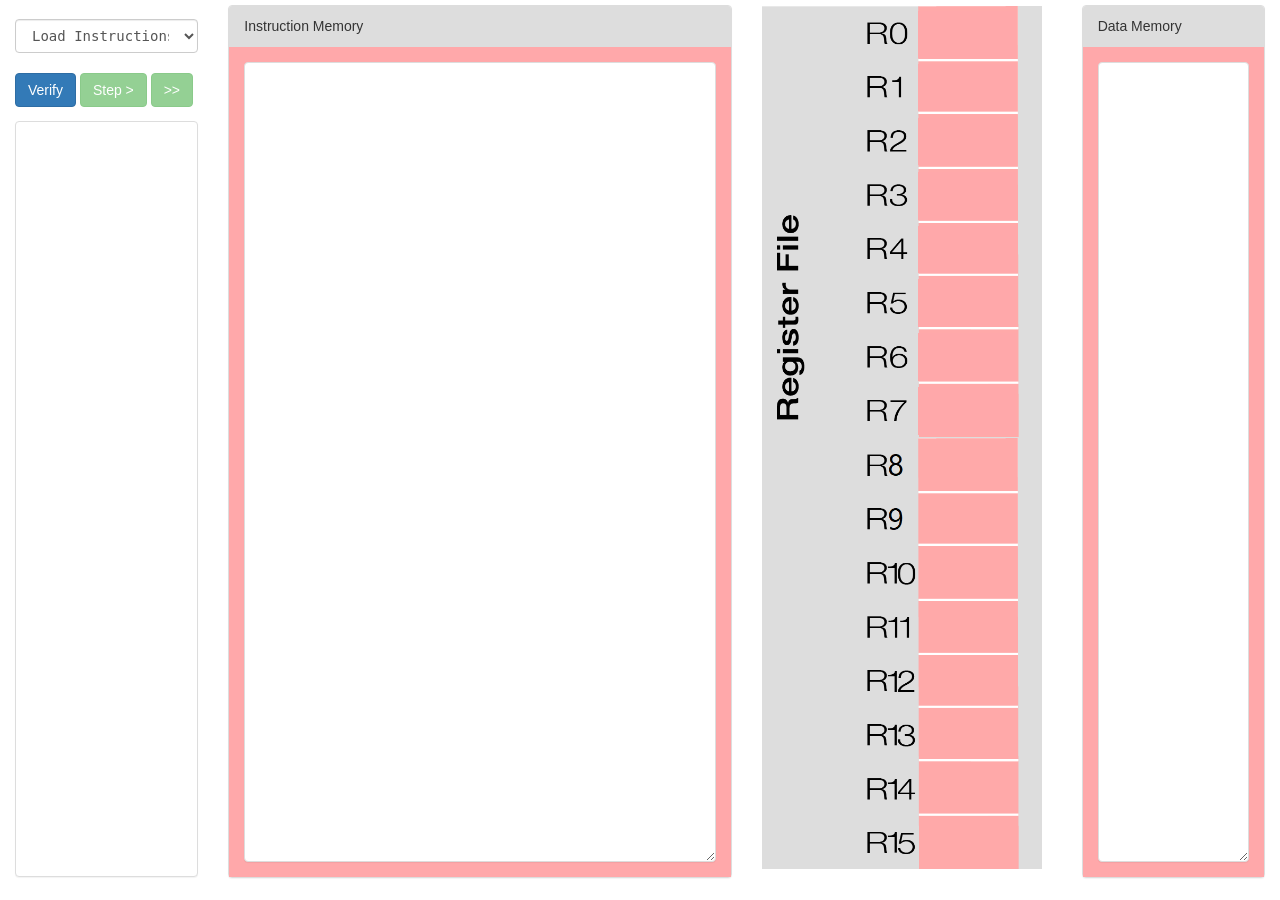
<file: lc2k/index.html>
<!DOCTYPE html>
<html lang="en">
  <head>
    <title>LC2K Interpreter</title>
    <meta charset="utf-8">
    <meta name="viewport" content="width=device-width, initial-scale=1">
    <link rel="stylesheet" href="https://maxcdn.bootstrapcdn.com/bootstrap/3.3.7/css/bootstrap.min.css">
    <script src="https://ajax.googleapis.com/ajax/libs/jquery/3.2.1/jquery.min.js"></script>
    <script src="https://maxcdn.bootstrapcdn.com/bootstrap/3.3.7/js/bootstrap.min.js"></script>
    <link rel="stylesheet" type="text/css" href="style.css">
  </head>
  <body onload="initialize();">
    <div class="container-fluid">
      <div class="row" style="margin-top: 5px">
        <div class="col-xs-2">
          <select class="form-control" style="margin-top: 14px; font-family:monospace;" id="load-instructions">
            <option style="font-family:monospace;">Load Instructions</option>
            <option>2D Array[i][j] (good)</option>
            <option>2D Array[i][j] (bad)</option>
            <option>Project 1 Spec</option>
            <option>Project 2 Spec</option>
            <option>Project 3 Spec</option>
            <option>Project 4 Spec</option>
          </select>
          <br>
          <button type="button" id="verify-button" class="btn btn-primary">Verify</button>
          <button type="button" id="step-button" class="btn btn-success disabled">Step ></button>
          <button type="button" id="auto-step-button" class="btn btn-success disabled">>></button>
          <button type="button" id="auto-stop-button" class="btn btn-danger" style="display:none;">■</button>
          <div class="panel panel-default" style="margin-top: 14px; resize: vertical; margin-bottom: 0;" id="text-console"></div>
        </div>
        <div class="col-xs-5">
          <div class="panel panel-default" id="instructions-panel">
            <div class="panel-heading" id="instructions-panel-heading" style="background-color: #DDDDDD;">Instruction Memory</div>
            <div class="panel-body memory-body-background" id="instructions-panel-body">
              <div class="panel panel-default memory-text" style="resize: vertical; margin-bottom: 0;" contenteditable="plaintext-only" id="instruction-memory-assembly"></div>
            </div>
          </div>
        </div>
        <div class="col-xs-3">
          <img src="regfile.png" style="margin: 0 auto; max-height: 48vh; max-width: 100%; position: static; z-index: 2;" id="regfile-image">
          <div class="register-file" id="reg0"></div>
          <div class="register-file" id="reg1"></div>
          <div class="register-file" id="reg2"></div>
          <div class="register-file" id="reg3"></div>
          <div class="register-file" id="reg4"></div>
          <div class="register-file" id="reg5"></div>
          <div class="register-file" id="reg6"></div>
          <div class="register-file" id="reg7"></div>
          <img src="regfile2.png" style="margin: 0 auto; max-height: 48vh; max-width: 100%; position: static; z-index: 2;" id="regfile-image">
          <div class="register-file" id="reg8"></div>
          <div class="register-file" id="reg9"></div>
          <div class="register-file" id="reg10"></div>
          <div class="register-file" id="reg11"></div>
          <div class="register-file" id="reg12"></div>
          <div class="register-file" id="reg13"></div>
          <div class="register-file" id="reg14"></div>
          <div class="register-file" id="reg15"></div>
        </div>
        <div class="col-xs-2">
          <div class="panel panel-default" id="data-memory-panel">
            <div class="panel-heading" id="data-memory-panel-heading" style="background-color: #DDDDDD;">Data Memory</div>
            <div class="panel-body memory-body-background" id="data-memory-panel-body">
              <div class="panel panel-default memory-text memory-text-background" style="resize: vertical; margin-bottom: 0;" id="data-memory"></div>
            </div>
          </div>
        </div>
      </div>
    </div>
    <script src="lc2k_interpreter.js"></script>
  </body>
</html>
</file>
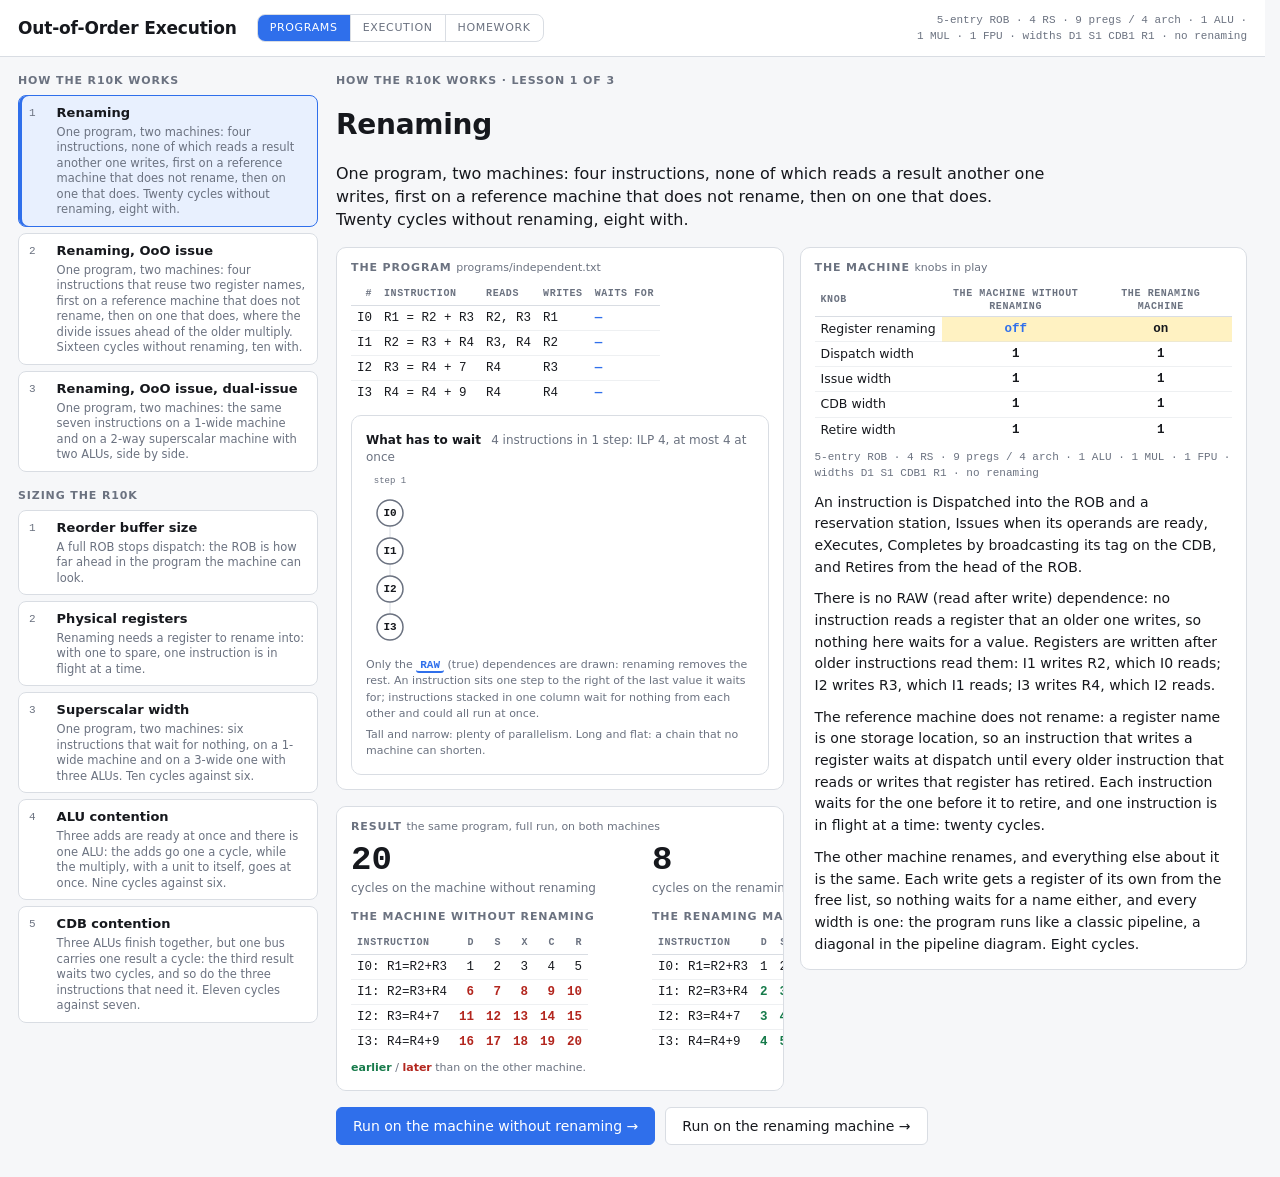
<file: ooo/index.html>
<!DOCTYPE html>
<html lang="en">
<head>
<meta charset="utf-8">
<meta name="viewport" content="width=device-width, initial-scale=1">
<title>Out-of-Order Processor Simulator</title>
<link rel="stylesheet" href="styles.css">
<link rel="stylesheet" href="flow.css">
</head>
<body class="layout-slide">

<header class="topbar">
  <h1>Out-of-Order Execution</h1>
  <div class="mode" role="group" aria-label="Mode" title="Programs: what each example program does to the processor. Execution: step through it cycle by cycle. Homework: fill in the cycles of an assigned problem yourself.">
    <label><input type="radio" name="mode" value="lesson"> Programs</label>
    <label><input type="radio" name="mode" value="run" checked> Execution</label>
    <label><input type="radio" name="mode" value="homework"> Homework</label>
  </div>
  <div class="pickers">
    <!-- The static walkthrough has no model to run another machine on:
         viewer.js hides this panel (OOO.recorded) and leaves it empty. -->
    <details class="options machine" id="machine">
      <summary id="machine-summary" title="Change the sizes of the hardware structures and the superscalar widths">⚙ machine</summary>
      <div class="options-body machine-body" id="machine-body">
        <div class="opt-row machine-presets" id="machine-presets-row">
          <span class="opt-label">Preset</span>
          <select id="machine-preset"></select>
          <button id="btn-machine-reset" title="Back to the lecture R10K machine">Reset to default</button>
        </div>
        <div class="machine-groups" id="machine-groups"></div>
        <div class="machine-error" id="machine-error" hidden></div>
      </div>
    </details>
    <details class="options panels" id="panels">
      <summary title="Choose which explanatory panels are shown">⊞ panels</summary>
      <div class="options-body panels-body">
        <!-- PARKED for a homework problem: these two are not options while one
             is worked, and their panels are not shown (HOMEWORK_PANELS in
             viewer.js hides the labels).  A lesson's run has both. -->
        <label class="opt"><input type="checkbox" id="panel-log" checked> What happened this cycle</label>
        <label class="opt"><input type="checkbox" id="panel-deps"> Dependence graph (what has to wait)</label>
        <!-- What sits beside the tables: the pipeline diagram, or what a
             problem is worked from, so that the student does not go back to
             the Homework (or lesson) page for it: the machine, every setting
             of it, and the program. -->
        <div class="opt-group sidebar-group" role="radiogroup" aria-label="Beside the tables">
          <span class="opt-label">Beside the tables</span>
          <label><input type="radio" name="sidebar" value="pipeline" checked> Pipeline diagram</label>
          <label><input type="radio" name="sidebar" value="reference"> The machine and the program</label>
        </div>
        <div class="dim panels-note">The ROB, map table, free list, CDB and reservation stations are always shown.</div>
      </div>
    </details>
  </div>
  <div class="config-summary" id="config-summary"></div>
</header>

<!-- The bar of the execution view, pinned to the top of the window and one
     row tall (.top-anchor in styles.css): the way back and what is being
     worked, the step controls, and in quiz mode the quiz's buttons.  The
     sections in it are groups of that row, not rows of their own. -->
<div class="top-anchor" id="top-anchor">

<section class="controls" id="controls">
  <button id="btn-reset"    title="Back to cycle 0 (Home)">⏮</button>
  <button id="btn-back"     title="Step backward (←)">◀</button>
  <button id="btn-play"     title="Play / pause (space)">▶</button>
  <button id="btn-forward"  title="Step forward (→)">▶|</button>
  <input type="range" id="cycle-slider" min="0" max="1" value="0" step="1">
  <span class="cycle-readout">cycle <b id="cycle-number">0</b> <span class="dim" id="cycle-max-wrap">/ <span id="cycle-max">0</span></span> <span class="dim" id="event-readout"></span></span>
  <label class="speed">speed
    <select id="speed">
      <option value="1200">slow</option>
      <option value="700" selected>normal</option>
      <option value="350">fast</option>
      <option value="120">turbo</option>
    </select>
  </label>
  <!-- Quiz mode is how a homework problem is worked: the Homework tab turns
       it on (viewer.js runHomework) for the problem's blank cycles, and
       quiz.js renders the tables as cells to fill in.  The toggle itself
       stays hidden: nothing on screen turns quiz mode on for a lesson. -->
  <label class="quiz-toggle" title="Blank every table and fill it in yourself, cycle by cycle" hidden><input type="checkbox" id="quiz-mode"> quiz mode</label>
  <span class="zoom" title="Zoom the tables and diagram (keys: - and =)">
    <button id="btn-zoom-out" title="Zoom out (-)">−</button>
    <button id="zoom-readout" class="zoom-readout" title="Back to 100%">100%</button>
    <button id="btn-zoom-in" title="Zoom in (=)">+</button>
  </span>

  <details class="options" id="options">
    <summary title="View options">⚙ view</summary>
    <div class="options-body">
      <div class="opt-group">
        <span class="opt-label">Layout</span>
        <div class="mode layout-tabs" role="group" aria-label="Layout">
          <label><input type="radio" name="layout" value="slide" checked> Lecture slide</label>
          <label title="The whole pipeline as one strip, fetch to complete, a column per stage, with the wires between the structures lit as instructions move: fit it on screen, or zoom in on a stage"><input type="radio" name="layout" value="flow"> Pipeline</label>
        </div>
      </div>
      <label class="opt"><input type="checkbox" id="opt-changes" checked> Highlight cells that changed this cycle</label>
      <label class="opt"><input type="checkbox" id="opt-events"> Step through the cycle one event at a time (← →)</label>
      <!-- PARKED: printing a cycle as a slide is not part of the current
           product.  The button is hidden; its handler and the print
           stylesheet stay in the codebase. -->
      <div class="opt-row" hidden>
        <button id="btn-print" title="Print the current cycle as a one-page slide (in quiz mode: a blank worksheet)">Print this cycle</button>
      </div>
    </div>
  </details>
</section>

<!-- Execution mode, when the program and machine on screen are a lesson's:
     which lesson, which of its machines, and the lesson's note for this cycle. -->
<section class="lesson-strip panel" id="lesson-strip" hidden>
  <button id="btn-lesson-back" title="Back to the lesson page">← explanation</button>
  <span class="lesson-strip-title"><b id="lesson-strip-title"></b> <span class="dim" id="lesson-strip-machine"></span></span>
  <!-- PARKED: the note for the current cycle (the yellow bar), or the lesson's
       point on a cycle with none.  Disabled by CALLOUT_ENABLED in viewer.js;
       the span stays and is still filled in. -->
  <span class="lesson-strip-callout" id="lesson-strip-callout" hidden></span>
  <!-- PARKED: swapping machines from the strip (SWAP_ENABLED in viewer.js);
       the lesson page's "Run on …" buttons do it. -->
  <button id="btn-lesson-swap" title="Run the same program on the lesson's other machine" hidden></button>
  <!-- PARKED: stepping one event at a time, what the current event did and
       why.  Disabled by EVENT_NOTE_ENABLED in viewer.js; the row stays. -->
  <div class="lesson-strip-event" id="lesson-strip-event" hidden></div>
</section>

<!-- While a homework problem is being worked: the way back to its page.
     Which problem it is, is in the slide title ("P2: R10K Cycle # 3").
     PARKED, hidden here and still filled in: the problem's name, the cycles
     to fill in and the cycles still blank. -->
<section class="lesson-strip panel" id="homework-strip" hidden>
  <button id="btn-homework-back" title="Back to the homework page">← homework</button>
  <span class="lesson-strip-title" hidden><b id="homework-strip-title"></b> <span class="dim" id="homework-strip-range" hidden></span></span>
  <span class="quiz-progress" id="homework-strip-progress" hidden></span>
</section>

<section class="quiz-bar panel" id="quiz-bar" hidden>
  <!-- The rows are not rows any more: what is in them sits in the one row
       of the bar (.top-anchor in styles.css). -->
  <div class="quiz-row" id="quiz-setup">
    <!-- PARKED: the line that said what a quiz is; take `hidden` off. -->
    <span class="quiz-title" hidden>Quiz: fill in every structure as it looks at the <b>end</b> of each cycle.</span>
    <!-- PARKED: drag & drop (DRAG_ENABLED in quiz.js); the checkbox stays. -->
    <label class="quiz-drag" title="Drag an instruction from the program table into a ROB slot, and from a ROB slot into a reservation station" hidden><input type="checkbox" id="quiz-drag"> drag &amp; drop</label>
    <label class="quiz-drag quiz-start" title="Every cycle before this one is shown worked out, as a given starting point or worked example: 1 gives the reset state, 0 gives nothing, 5 gives cycles 0–4">start at cycle <input type="number" id="quiz-start" min="0" value="1"></label>
    <span class="quiz-progress" id="quiz-progress"></span>
  </div>
  <!-- The buttons that work on the cycle on screen are beside the slide
       title (#slide-actions, in the grid); the file's are here. -->
  <div class="quiz-row" id="quiz-actions">
    <span class="quiz-spacer"></span>
    <label class="quiz-name">Name / ID <input type="text" id="student-name" placeholder="required to download" size="14"></label>
    <button id="btn-download" class="primary" title="Save your answers as a JSON file to hand in (homework: every problem's answers in one file, to load again later or to upload to Gradescope)">Download submission</button>
    <label class="quiz-load" title="Load a homework file or a submission to continue or review it">Load <input type="file" id="load-submission" accept=".json,application/json" hidden></label>
  </div>
  <!-- What the bar has to say, hung under it so that it takes no room from
       the tables: what the last button did or what a given cycle is
       (#quiz-score), and a number a homework problem's cell cannot hold
       (quiz.js refreshFaults): which cells, and what they take. -->
  <div class="quiz-notes">
    <span class="quiz-score" id="quiz-score"></span>
    <!-- PARKED: what a given cycle is and where to go from it ("Cycles 0–1
         are given as a worked example. Step forward to begin."); the slide
         title's tag says a cycle is given.  Still filled in (quiz.js). -->
    <span class="quiz-given-note" id="quiz-given-note" hidden></span>
    <div class="quiz-invalid" id="quiz-invalid" role="status" aria-live="polite" hidden></div>
  </div>
  <!-- How the cells are filled in: a homework problem's are controls
       (.for-fields, body.quiz-fields), a quiz's are free text (.for-text).
       PARKED: the instructions are not shown; take `hidden` off to bring
       them back. -->
  <div class="quiz-hint" hidden>
    <span class="for-text">Write tags as on the slides: <code>p5</code>, or <code>p5+</code> when ready. Head/tail column: <code>h</code>, <code>t</code>, or <code>ht</code>.
    Busy column: <code>y</code> or blank. Empty cells stay blank (or <code>-</code>). Free list is in order, oldest first, comma or space separated.</span>
    <span class="for-fields">Every cell takes a number: an instruction is its number in the program (<code>I3</code> is 3), a physical register its number (<code>p5</code> is 5), and S, X and C the cycle. Tick <b>rdy</b> beside a register that holds its value, and <b>busy</b> for a station in use; choose <code>h</code>, <code>t</code> or <code>ht</code> for the head and tail of the ROB. Empty cells stay blank. The free list is in order, oldest first, from the first slot on; the CDB has a field for each tag it can carry in a cycle.
    A number this machine or this program does not have (a register past its last, a cycle that has not happened yet) is outlined in red and is not saved.</span>
    Tab moves between cells. Your answers are saved in this browser as you type. The timing table fills itself in from your ROB answers: D when an instruction first appears in the ROB, S/X/C from its ROB row, R when it has left; the pipeline diagram is drawn from it.
    A <b>given</b> cycle (before the start cycle, or a homework problem's checkpoint between the cycles to fill in) is shown worked out, with its event log, for you to study but not to fill in.
    <span id="quiz-drag-hint" hidden>Drag &amp; drop is on: drag an instruction from the program (⊞ panels: put the machine and the program beside the tables) into a ROB slot<span class="for-text"> (it arrives as the whole expression, graded the same as <code>I0</code>)</span>, and from a ROB slot into a reservation station's op cell<span class="for-text"> (it arrives as just <code>I0</code>)</span><span class="for-fields"> (it arrives as its number)</span>.</span>
  </div>
</section>

</div>

<div id="load-error" class="load-error" hidden></div>

<!-- Programs mode: the lessons (web/lessons.js), one example program per
     machine feature, each simulated on its machine and on its contrast. -->
<section class="lesson-view" id="lesson-view" hidden>
  <nav class="lesson-rail" id="lesson-rail" aria-label="Lessons"></nav>
  <div class="lesson-main" id="lesson-main">
    <h2 class="lesson-kicker" id="lesson-index"></h2>
    <h1 class="lesson-title" id="lesson-title"></h1>
    <p class="lesson-point" id="lesson-point"></p>
    <div class="lesson-cols">
      <!-- the left column: the program and its dependence graph, the result under them -->
      <div class="lesson-col">
      <section class="lesson-block">
        <h2 class="lesson-h">The program <span class="dim" id="lesson-program-name"></span></h2>
        <table class="lesson-program" id="lesson-program">
          <thead><tr><th>#</th><th class="ins">instruction</th><th class="ins">reads</th><th class="ins">writes</th><th class="ins">waits for</th></tr></thead>
          <tbody></tbody>
        </table>
        <div class="deps-panel lesson-deps" id="lesson-deps" hidden>
          <h3 class="deps-sub">What has to wait <span class="dim" id="lesson-deps-note"></span></h3>
          <div class="deps-wrap"><svg id="lesson-deps-svg" xmlns="http://www.w3.org/2000/svg" role="img" aria-label="instruction dependence graph, one column per step"></svg></div>
          <div class="deps-legend dim">
            <span class="dep-note">Only the <span class="dep-key raw">RAW</span> (true) dependences are drawn: renaming removes the rest. An instruction sits one step to the right of the last value it waits for; instructions stacked in one column wait for nothing from each other and could all run at once.</span>
            <span class="dep-note">Tall and narrow: plenty of parallelism. Long and flat: a chain that no machine can shorten.</span>
          </div>
        </div>
        <div class="lesson-prose" id="lesson-program-text"></div>
      </section>
      <!-- Only a lesson with a contrast machine has a result: the same program
           on both machines, side by side. -->
      <section class="lesson-block" id="lesson-result" hidden>
        <h2 class="lesson-h">Result <span class="dim">the same program, full run, on both machines</span></h2>
        <!-- One grid, a column per machine: its cycle count, its timing table under it. -->
        <div class="lesson-machines">
          <div class="lesson-totals" id="lesson-totals"></div>
          <div class="lesson-timings" id="lesson-timings"></div>
        </div>
        <div class="compare-note dim" id="lesson-compare-note" hidden><span class="earlier">earlier</span> / <span class="later">later</span> than on the other machine.</div>
      </section>
      </div>
      <section class="lesson-block">
        <h2 class="lesson-h">The machine <span class="dim">knobs in play</span></h2>
        <table class="lesson-knobs" id="lesson-knobs">
          <thead><tr><th class="ins">knob</th><th id="lesson-knobs-own">lesson machine</th><th id="lesson-knobs-contrast"></th></tr></thead>
          <tbody></tbody>
        </table>
        <div class="lesson-config dim" id="lesson-config"></div>
        <div class="lesson-prose" id="lesson-feature-text"></div>
      </section>
    </div>
    <!-- PARKED: "What to watch when it runs" is switched off for now.  Hidden
         rather than removed: viewer.js still fills it in from each lesson's
         explain.watch (and its contrast's watch), and the tests read it.
         Drop `hidden` to bring it back. -->
    <section class="lesson-block" id="lesson-watch-block" hidden>
      <h2 class="lesson-h">What to watch when it runs</h2>
      <ul class="lesson-watch" id="lesson-watch"></ul>
    </section>
    <div class="lesson-actions">
      <button id="btn-run-lesson" class="primary" title="Step through this program on the lesson machine (Enter)">Run it →</button>
      <button id="btn-run-contrast" hidden></button>
    </div>
  </div>
</section>

<!-- Homework mode: the assigned problems (homework/*.json, recorded into
     traces.js), each a program on a machine with the first cycles given and
     the rest to fill in.  "Run it" opens the problem in the execution view in
     quiz mode, on the first cycle to fill in. -->
<section class="lesson-view" id="homework-view" hidden>
  <nav class="lesson-rail" id="homework-rail" aria-label="Homework problems"></nav>
  <div class="lesson-main" id="homework-main">
    <p class="homework-set-title" id="homework-set-title" hidden></p>
    <h2 class="lesson-kicker" id="homework-index"></h2>
    <h1 class="lesson-title" id="homework-title"></h1>
    <p class="lesson-point" id="homework-instructions"></p>
    <div class="homework-cols homework-top">
      <section class="lesson-block">
        <h2 class="lesson-h">The program <span class="dim" id="homework-program-name"></span></h2>
        <table class="lesson-program" id="homework-program">
          <thead><tr><th>#</th><th class="ins">instruction</th><th class="ins">reads</th><th class="ins">writes</th><th class="ins">waits for</th></tr></thead>
          <tbody></tbody>
        </table>
      </section>
      <section class="lesson-block">
        <h2 class="lesson-h">The machine <span class="dim" id="homework-knobs-note"></span></h2>
        <!-- Every setting, the lecture R10K's value beside this machine's: a
             table for each group of settings, side by side where there is
             room.  Filled in by viewer.js renderHomework(). -->
        <div class="homework-knobs" id="homework-knobs"></div>
      </section>
    </div>
    <!-- What to do and the homework file, side by side: each is a few lines
         and its buttons. -->
    <div class="homework-cols homework-bottom">
      <section class="lesson-block homework-todo">
        <h2 class="lesson-h">What to do</h2>
        <p class="homework-cycles" id="homework-cycles"></p>
        <p class="dim homework-howto">Fill in every structure as it looks at the <b>end</b> of each cycle. Your answers are saved in this browser as you type. A given cycle in the middle is a checkpoint: check your work against it and carry on from it. Only the cycles you were asked to fill in are graded.</p>
        <div class="lesson-actions">
          <button id="btn-run-homework" class="primary" title="Open this problem in the execution view, on the first cycle to fill in (Enter)">Run it →</button>
        </div>
      </section>
      <!-- The homework file: every problem's answers in one file (quiz.js
           buildSet), to load again later and to upload to Gradescope. -->
      <section class="lesson-block homework-set">
        <h2 class="lesson-h">Your homework file <span class="dim" id="homework-set-status"></span></h2>
        <p class="dim homework-howto">One file holds your answers to every problem, however far along you are. Download it to keep your work or to move it to another computer, and load it to carry on from where you left off. To hand the homework in, upload the same file to Gradescope: a problem you have not finished is graded as far as you got.</p>
        <div class="lesson-actions">
          <button id="btn-download-set" title="Save your answers to every problem as one file">Download homework file</button>
          <label class="quiz-load" title="Load a homework file to carry on from it">Load homework file <input type="file" id="load-set" accept=".json,application/json" hidden></label>
        </div>
        <p class="homework-set-note" id="homework-set-note" aria-live="polite"></p>
      </section>
    </div>
  </div>
</section>

<main class="grid" id="grid">

  <!-- The row of the slide title.  In quiz mode the buttons that work on the
       cycle on screen are level with the title, at its left. -->
  <div class="slide-head" id="slide-head">
    <div class="slide-actions" id="slide-actions" hidden>
      <button id="btn-copy-prev" title="Fill empty cells in this cycle from your answers for the previous cycle">Copy previous cycle ↓</button>
      <button id="btn-check-cycle" title="Mark this cycle's cells right or wrong">Check this cycle</button>
      <button id="btn-clear-cycle" title="Empty every cell of this cycle">Clear this cycle</button>
      <button id="btn-clear-all" title="Forget every cycle's answers for this program and machine">Clear all</button>
    </div>
    <h2 class="slide-title" id="slide-title"></h2>
  </div>

  <!-- Pipeline layout only (flow.js): which stage to zoom in on. -->
  <div class="flow-bar" id="flow-bar" hidden>
    <span class="flow-bar-label">Zoom to</span>
    <span class="flow-nav" id="flow-nav"></span>
    <label class="flow-planned" title="Also draw the stages this machine does not have yet — branch predictor, caches, store buffer — where they will go"><input type="checkbox" id="flow-planned"> show planned stages</label>
    <span class="dim flow-hint">click a stage to zoom in · Ctrl/⌘ + scroll zooms · drag pans · 0 fits</span>
  </div>

  <!-- The hardware.  In the pipeline layout these two wrappers are the
       zoomed, panned canvas, and flow.js places the panels in it; in the
       slide layout they are display: contents and each panel is a grid item
       of the main grid, as if they were not there. -->
  <div class="flow-viewport" id="flow-viewport">
  <div class="flow-canvas" id="flow-canvas">
  <svg class="flow-wires" id="flow-wires" xmlns="http://www.w3.org/2000/svg" aria-hidden="true"></svg>
  <div class="flow-tokens" id="flow-tokens" aria-hidden="true"></div>

  <section class="panel iq-panel pipeline-only" id="iq-panel" hidden>
    <h2 class="panel-h">Instruction queue <span class="dim">fetched, head first</span></h2>
    <table class="iq">
      <thead><tr><th class="iq-pc"></th><th>#</th><th class="ins">instruction</th></tr></thead>
      <tbody id="iq-items"></tbody>
    </table>
  </section>

  <section class="panel rob-panel">
    <h2 class="panel-h">Reorder buffer <span class="dim" id="rob-occupancy"></span></h2>
    <table class="rob slide-table" id="rob-table">
      <colgroup>
        <col class="c-ht"><col class="c-slot"><col class="c-insn">
        <col class="c-tag"><col class="c-tag"><col class="c-num"><col class="c-num"><col class="c-num">
      </colgroup>
      <thead>
        <tr class="ttl"><th colspan="8">ROB</th></tr>
        <tr><th class="ht">ht</th><th>#</th><th class="ins">Insn</th>
        <th>T</th><th class="told">Told</th><th>S</th><th>X</th><th>C</th></tr>
      </thead>
      <tbody></tbody>
    </table>
  </section>

  <section class="panel map-panel">
    <h2 class="panel-h">Map table</h2>
    <table class="map slide-table" id="map-table">
      <colgroup><col class="c-reg"><col class="c-arrow"><col class="c-map-tag"><col class="c-rdy"></colgroup>
      <thead>
        <tr class="ttl"><th colspan="4">Map Table</th></tr>
        <tr><th class="ins">Reg</th><th class="arrow"></th><th class="ins">T</th><th class="rdy" title="Ready bit: set once the value of this physical register has been computed">rdy</th></tr>
      </thead>
      <tbody></tbody>
    </table>
  </section>

  <section class="panel cdb-panel">
    <h2 class="panel-h">CDB <span class="dim pipeline-only">common data bus</span></h2>
    <table class="cdb slide-table" id="cdb-table">
      <thead>
        <tr class="ttl"><th>CDB</th></tr>
        <tr><th class="ins">T</th></tr>
      </thead>
      <tbody></tbody>
    </table>
  </section>

  <section class="panel free-panel">
    <h2 class="panel-h">Free list <span class="dim">oldest first</span></h2>
    <table class="free slide-table" id="free-table">
      <thead><tr class="ttl"><th>Free List</th></tr></thead>
      <tbody><tr><td class="ins"><div class="taglist" id="free-list"></div></td></tr></tbody>
    </table>
  </section>

  <section class="panel rs-panel">
    <h2 class="panel-h">Reservation stations</h2>
    <table class="rs slide-table" id="rs-table">
      <colgroup>
        <col class="c-slot"><col class="c-busy"><col class="c-op">
        <col class="c-tag"><col class="c-tag"><col class="c-rdy"><col class="c-tag"><col class="c-rdy">
      </colgroup>
      <thead>
        <tr class="ttl"><th colspan="8">Reservation Stations</th></tr>
        <tr><th>#</th><th class="busy">busy</th><th class="ins">op</th><th>T</th><th>T1</th><th class="rdy" title="Ready bit of T1: set when its value is available">rdy</th><th>T2</th><th class="rdy" title="Ready bit of T2: set when its value is available">rdy</th></tr>
      </thead>
      <tbody></tbody>
    </table>
  </section>

  <section class="panel prf-panel pipeline-only" id="prf-panel" hidden>
    <h2 class="panel-h">Physical register file <span class="dim" id="prf-note"></span></h2>
    <table class="prf" id="prf">
      <thead><tr><th>#</th><th>value</th><th class="rdy" title="Ready bit: set once the value has been written">rdy</th><th class="ins">holds</th></tr></thead>
      <tbody></tbody>
    </table>
  </section>

  <section class="panel alu-panel pipeline-only" id="alu-panel" hidden>
    <h2 class="panel-h">Functional units <span class="dim" id="alu-note"></span></h2>
    <div class="alu-units" id="alu-units"></div>
  </section>

  <section class="panel cbuf-panel pipeline-only" id="cbuf-panel" hidden>
    <h2 class="panel-h">Complete buffer <span class="dim" id="cbuf-note"></span></h2>
    <div class="cbuf" id="cbuf"></div>
  </section>
  </div>
  </div>

  <!-- The record of the run: not hardware.  In the pipeline layout these sit
       in one row under the canvas; in the slide layout the wrapper is
       display: contents and each panel is a grid item of its own. -->
  <div class="record" id="record">
  <div class="ref-sep pipeline-only" id="ref-sep"><b>Below:</b> <span id="ref-sep-what">the pipeline diagram and the event log track the run</span>; they are not hardware, and nothing in the datapath above is wired to them.</div>
  <!-- PARKED: the "Program & timings" table is switched off for now; the
       pipeline diagram below carries the same D/S/X/C/R record.  The panel
       is hidden rather than removed: viewer.js still fills it in, and quiz
       mode (also parked) and the tests read it.  Drop `hidden` and restore
       the "program" rows in styles.css to bring it back. -->
  <section class="panel program-panel" hidden>
    <h2 class="panel-h">Program &amp; timings</h2>
    <table class="summary" id="summary-table">
      <colgroup><col><col class="c-num"><col class="c-num"><col class="c-num"><col class="c-num"><col class="c-num"></colgroup>
      <thead><tr><th class="ins">instruction</th><th>D</th><th>S</th><th>X</th><th>C</th><th>R</th></tr></thead>
      <tbody></tbody>
    </table>
  </section>


  <!-- In place of the pipeline diagram (⊞ panels, "Beside the tables"): the
       machine on screen, every setting of it in one column, and beside it, a
       panel of its own, the program: each instruction and its number, and
       nothing about them.  Filled in by viewer.js renderReference(); hidden
       unless chosen. -->
  <div class="ref-panels" id="ref-panels" hidden>
  <section class="panel ref-machine-panel" id="ref-machine-panel" hidden>
    <h2 class="panel-h">The machine</h2>
    <div class="dim ref-machine-note" id="ref-machine-note"></div>
    <div class="ref-groups" id="ref-knobs"></div>
  </section>

  <!-- beside the machine: the program, and under it the machine's policy
       settings, which evens out the two columns -->
  <div class="ref-side">
  <section class="panel ref-program-panel" id="ref-program-panel" hidden>
    <h2 class="panel-h">The program <span class="dim" id="ref-program-name"></span></h2>
    <table class="lesson-program ref-program" id="ref-program"><tbody></tbody></table>
  </section>
  <section class="panel ref-policy-panel" id="ref-policy-panel" hidden>
    <h2 class="panel-h">The machine <span class="dim">policy</span></h2>
    <div class="ref-groups" id="ref-policy"></div>
  </section>
  </div>
  </div>

  <section class="panel timeline-panel" id="timeline-panel">
    <h2 class="panel-h">Pipeline diagram</h2>
    <div class="timeline-wrap">
      <table class="timeline" id="timeline-table"><thead></thead><tbody></tbody></table>
    </div>
  </section>

  <section class="panel events-panel" id="events-panel">
    <h2 class="panel-h">What happened this cycle</h2>
    <ul class="events" id="events"></ul>
  </section>
  </div>

  <!-- The graph is as wide as it is drawn and its legend takes the room
       beside it: the panel is no wider than the ROB and the free list
       together, with nothing empty in it. -->
  <section class="panel deps-panel" id="deps-panel">
    <h2 class="panel-h">Dependences <span class="dim" id="deps-note"></span></h2>
    <div class="deps-body">
    <div class="deps-wrap"><svg id="deps-svg" xmlns="http://www.w3.org/2000/svg" role="img" aria-label="instruction dependence graph, one column per step"></svg></div>
    <div class="deps-legend dim">
      <span class="dep-note">Only the <span class="dep-key raw">RAW</span> (true) dependences are drawn: renaming removes the rest. An instruction sits one step to the right of the last value it waits for; instructions stacked in one column wait for nothing from each other and could all run at once.</span>
      <span class="dep-note">Tall and narrow: plenty of parallelism. Long and flat: a chain that no machine can shorten.</span>
    </div>
    </div>
  </section>

</main>

<!-- PARKED: the legend under the tables (what the colours mean, and the
     hover and the keys); take `hidden` off to bring it back. -->
<footer class="legend" hidden>
  <span class="swatch changed"></span> changed this cycle
  <span class="swatch ready-ex">+</span> ready bit set: the register holds its value
  <span class="swatch blocked-ex"></span> blocking a stalled instruction
  <span class="swatch head-ex">h</span> ROB head
  <span class="swatch tail-ex">t</span> ROB tail
  <span class="dim">— hover an instruction to follow it across tables; hover a stall to see its producer, click to jump to it. Keys: ← → space.</span>
</footer>

<script src="traces.js"></script>
<script src="player.js"></script>
<script src="lessons.js"></script>
<script src="viewer.js"></script>
<script src="datapath.js"></script>
<script src="flow-router.js"></script>
<script src="flow.js"></script>
<script src="quizkey.js"></script>
<script src="quiz.js"></script>
</body>
</html>
</file>
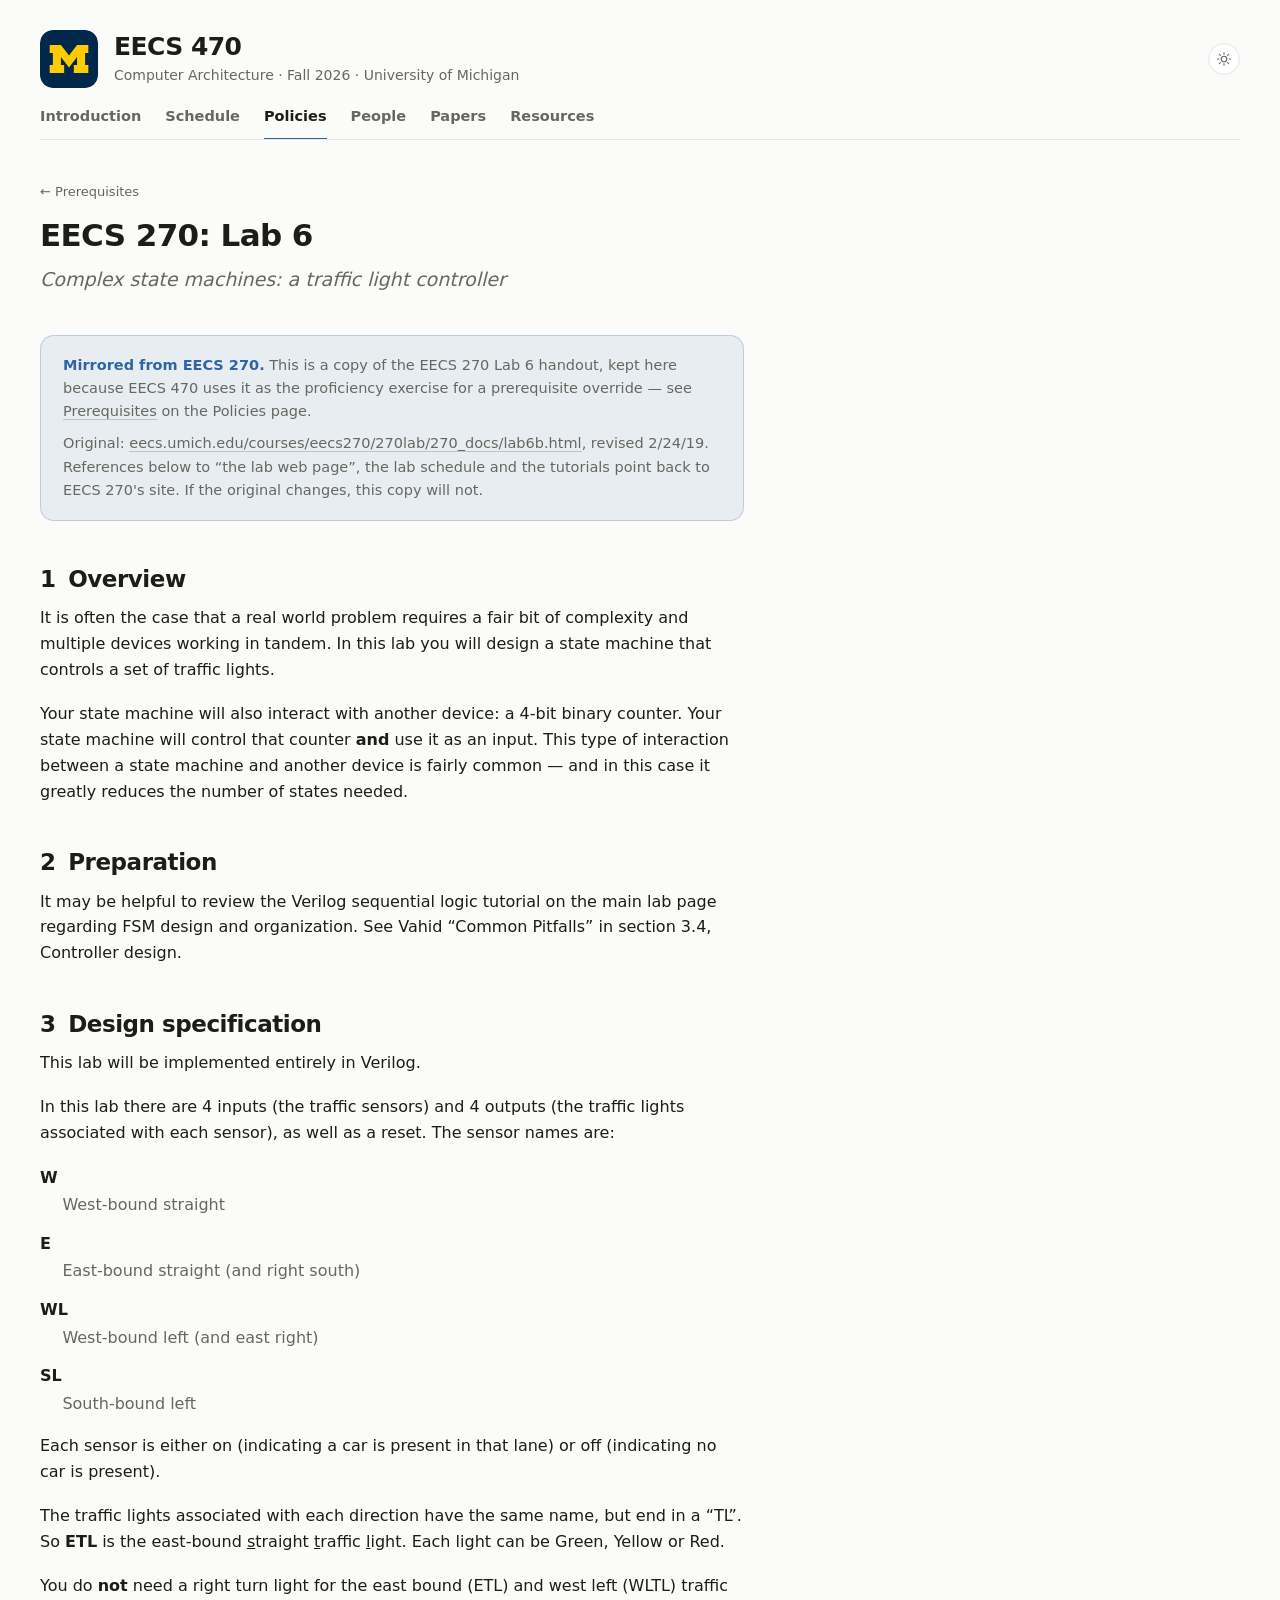
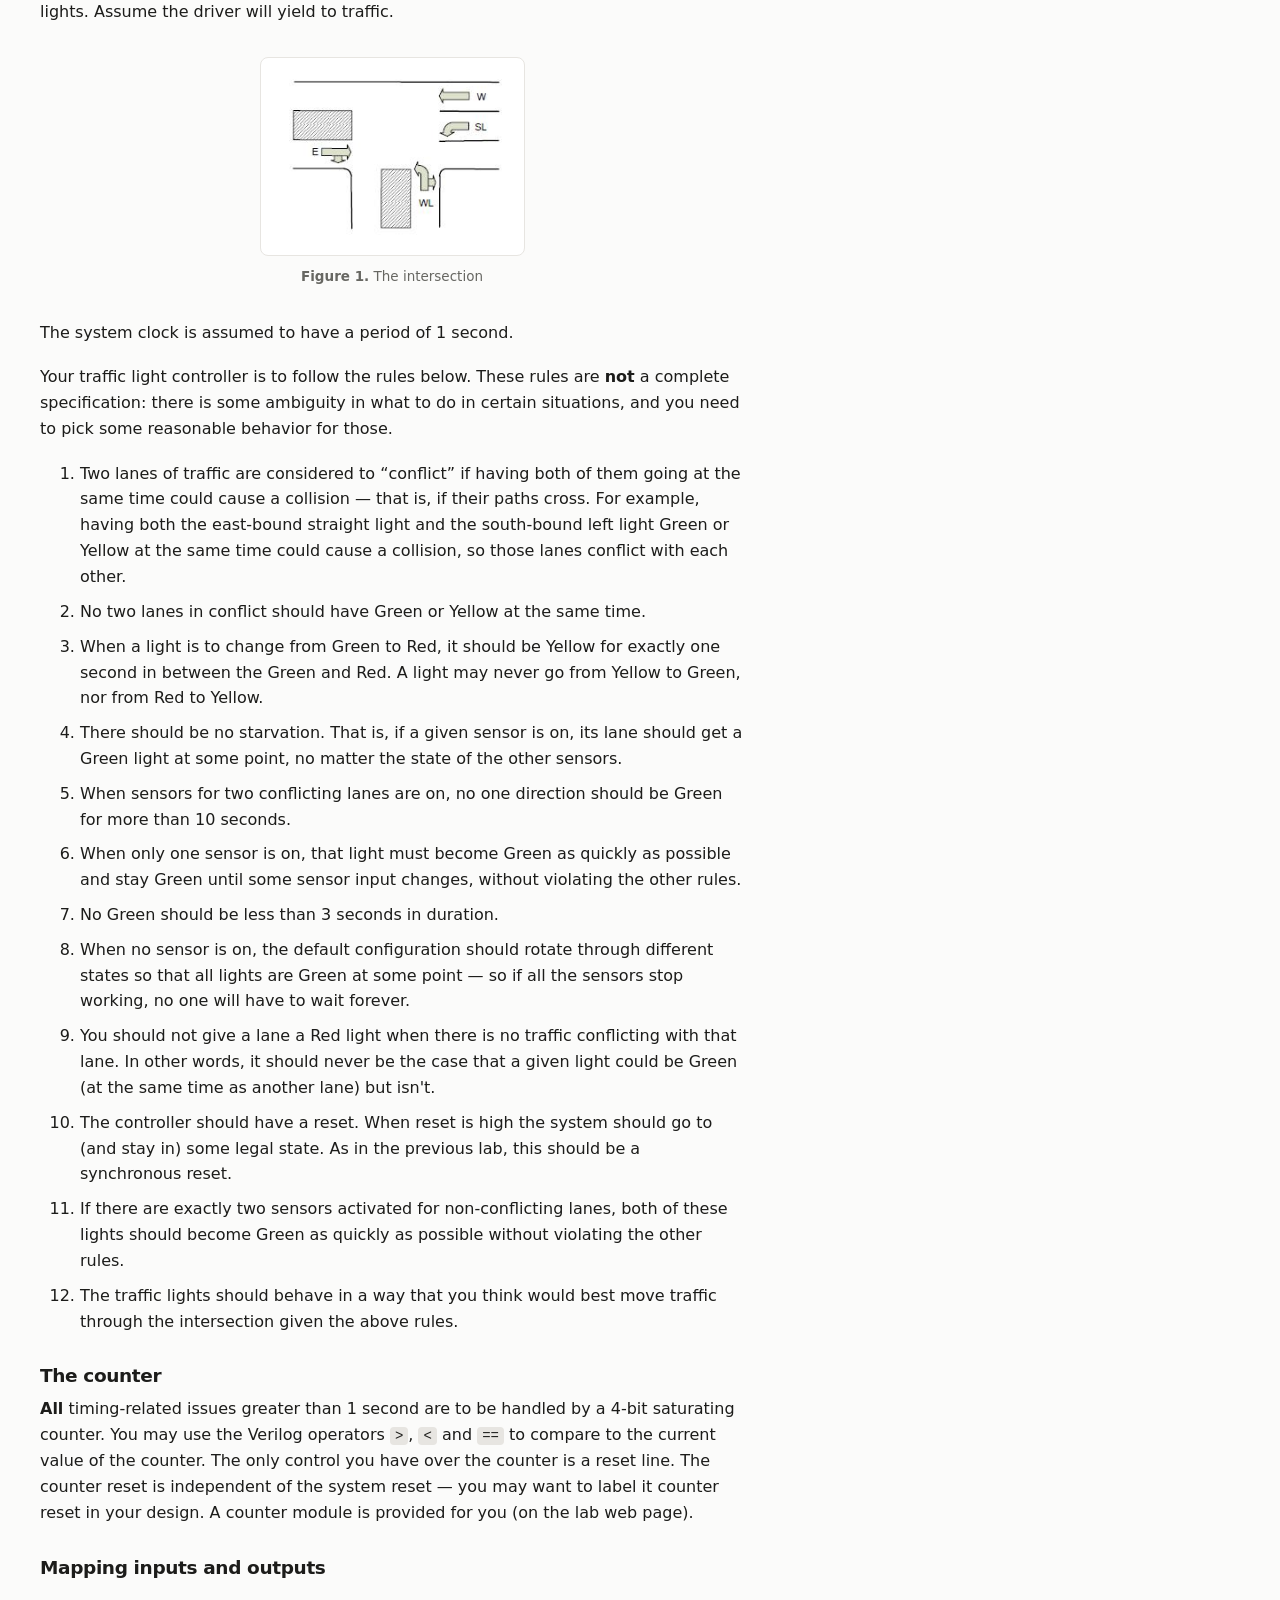
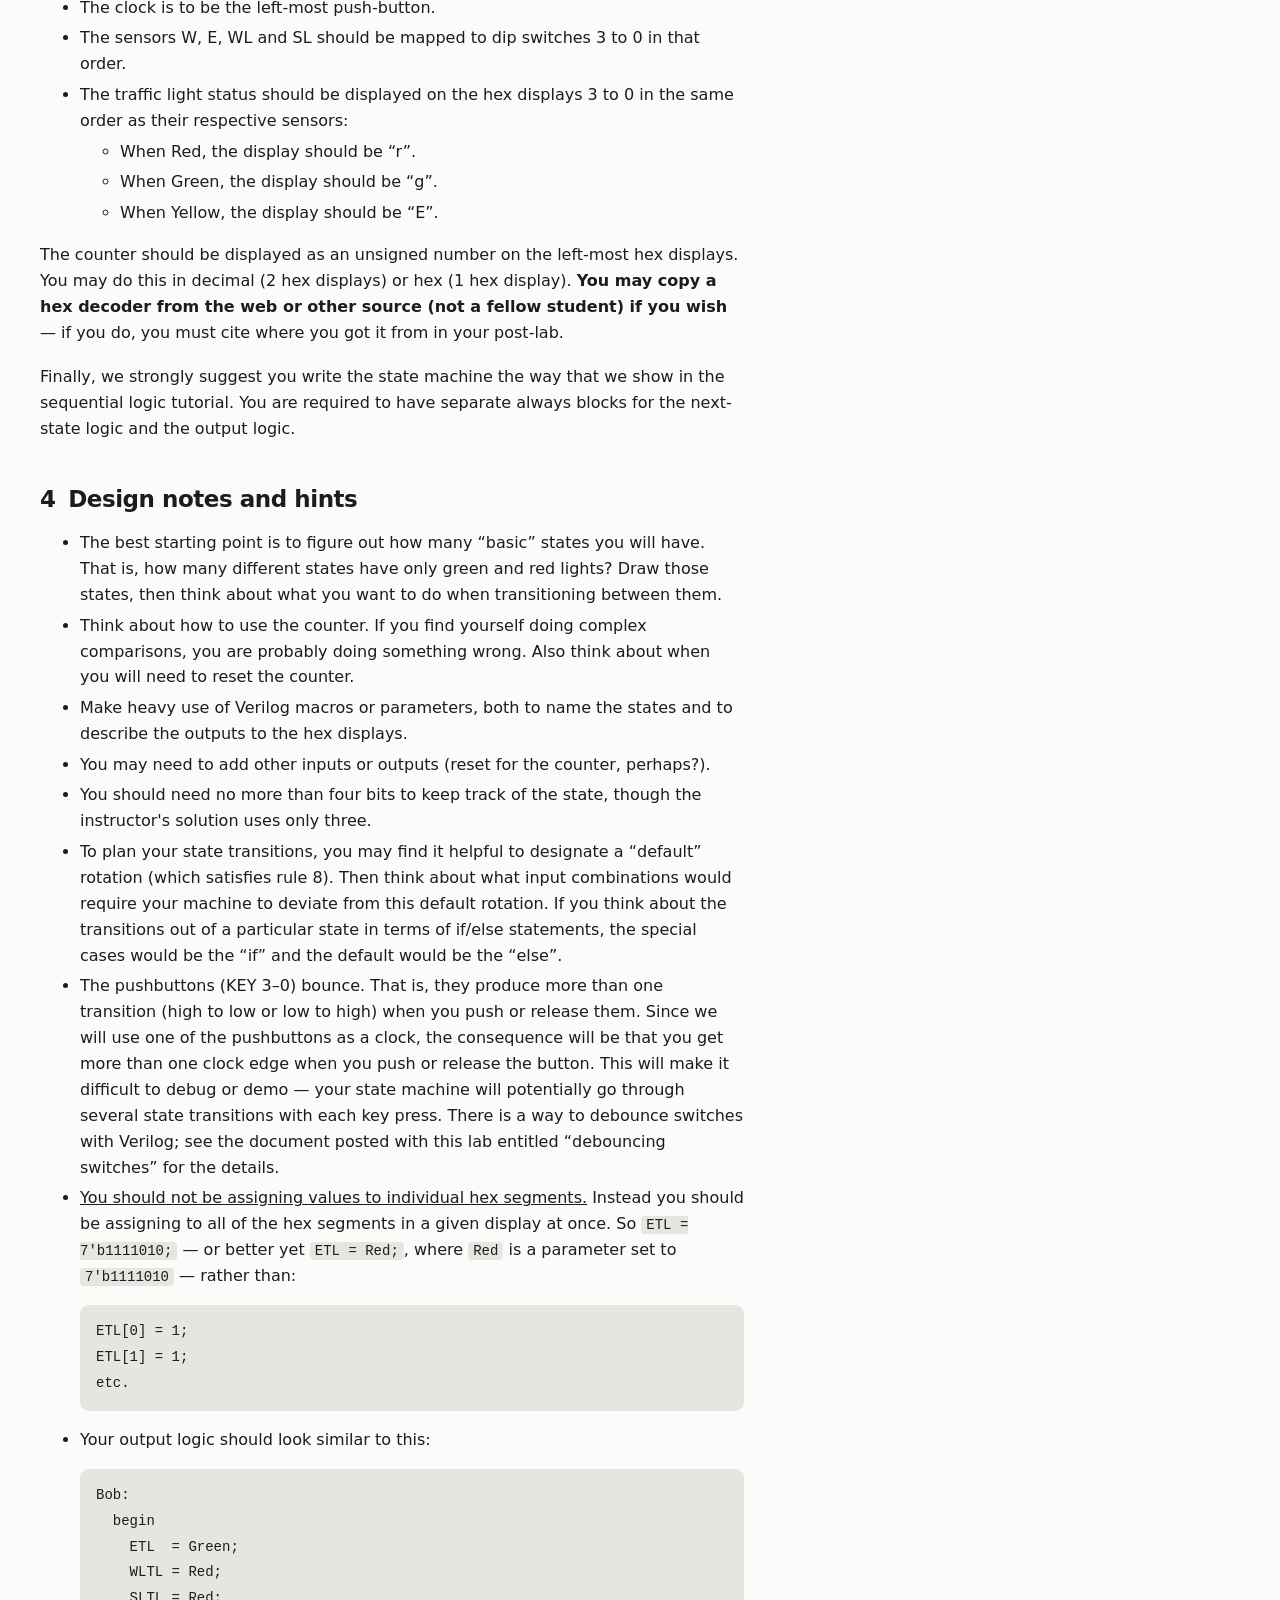
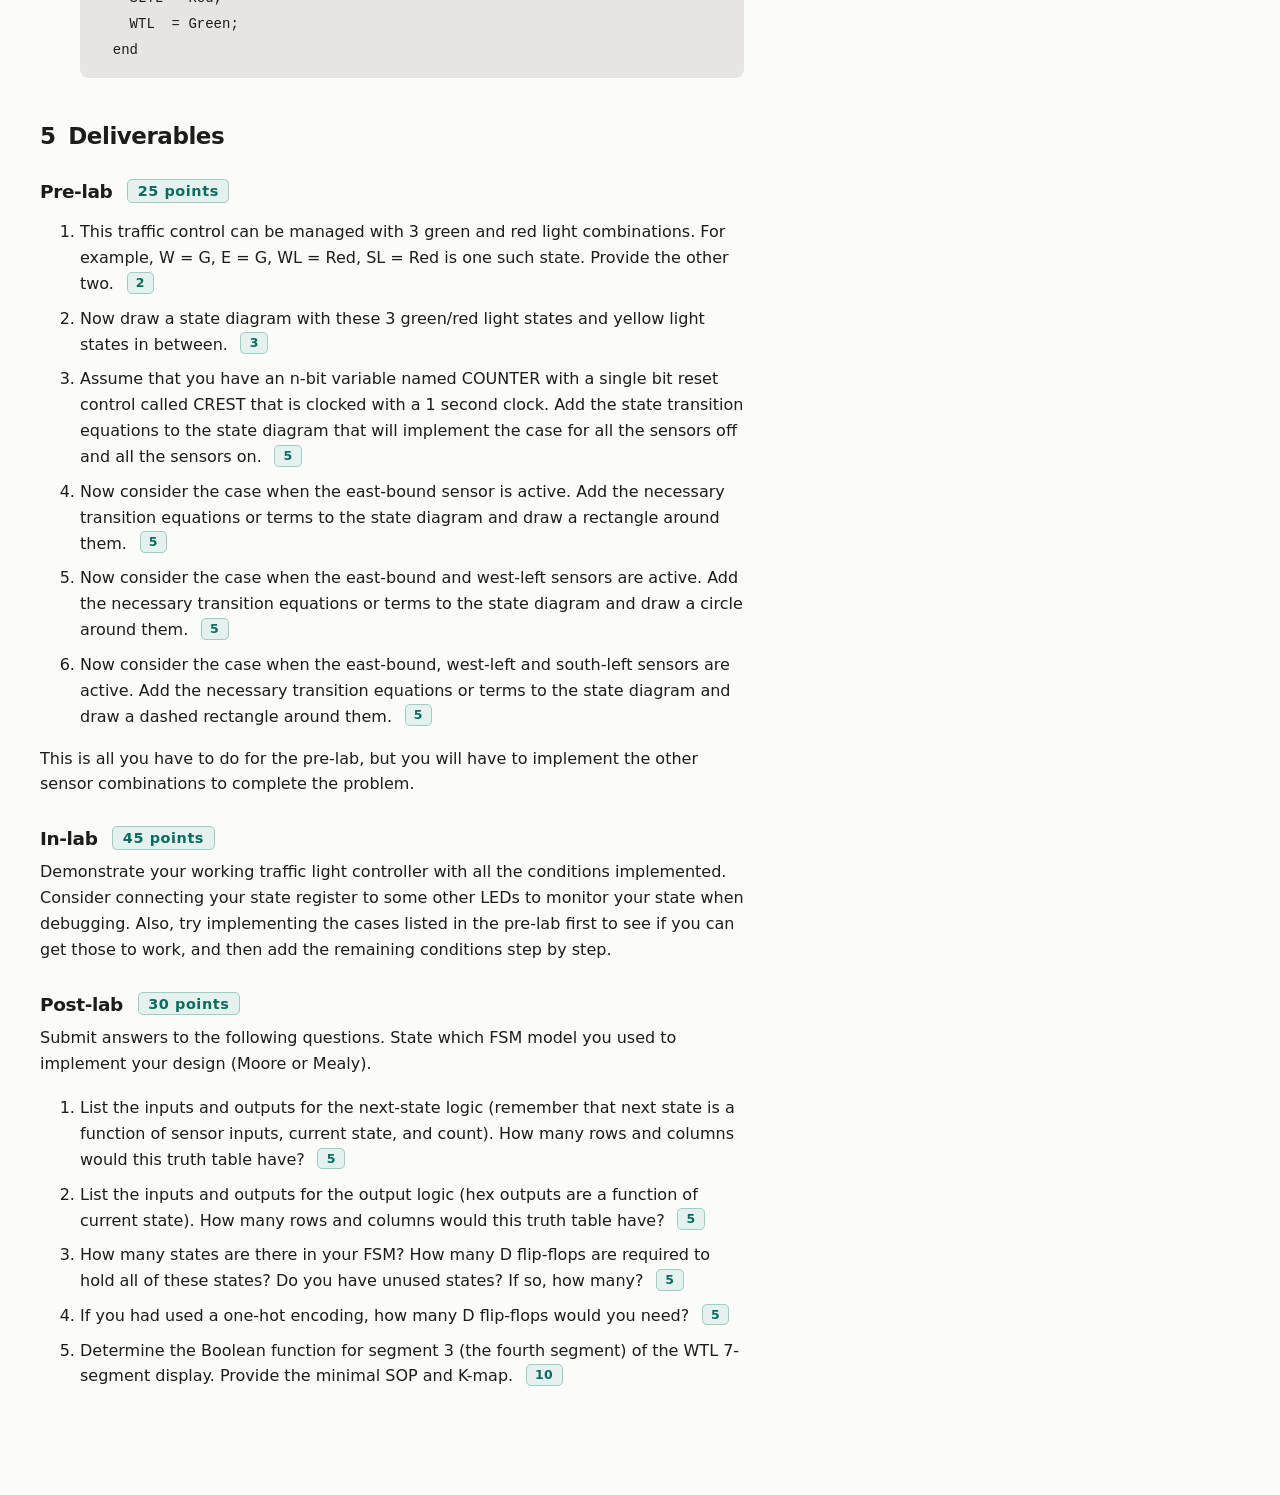
<file: eecs270-lab6.html>
<!DOCTYPE html>
<html lang="en"><head><meta charset="utf-8">
<meta name="viewport" content="width=device-width,initial-scale=1">
<title>EECS 270: Lab 6 · EECS 470</title>
<link rel="canonical" href="https://eecs470.com/eecs270-lab6.html">
<meta property="og:type" content="website">
<meta property="og:site_name" content="EECS 470">
<meta property="og:title" content="EECS 270: Lab 6 · EECS 470">
<meta property="og:url" content="https://eecs470.com/eecs270-lab6.html">
<meta property="og:image" content="https://eecs470.com/images/og-card.png">
<meta property="og:image:width" content="1200">
<meta property="og:image:height" content="630">
<meta name="twitter:card" content="summary_large_image">
<style>
/* Everything both pages need before either says anything of its own: the two
   palettes, the colour-scheme switch, the box model, the body type and the
   page frame. Written once because it was written twice and drifted — the
   reading template's body forgot the font, so the shared header rendered in
   the browser's default serif, and its shorter token list was a shade off in
   two places and missing --lens entirely.

   The same values twice for the palettes: no data-theme means follow the
   system, which is the state everyone starts in, and an explicit choice has to
   beat it in both directions. */
:root{ --bg:#fbfbfa;--panel:#fff;--ink:#1c1c1a;
 /* --muted has to clear 4.5:1 on every ground it lands on, and there are
    five: white, the page, the chip fill, and the two tinted note cards.
    #6f6f69 cleared white at 5.1 and failed the chips at 4.0 — a gap the
    reading pages used to paper over with a darker value of their own,
    until the two palettes were merged and the difference became a bug
    instead of a duplicate. Solved against the darkest of the five. */
 --muted:#676762;
 /* --faint labels the content rather than being content, but it still
    has to clear 4.5:1 — the old #9b9891 measured 2.8:1 on white. These
    are the lightest values that pass, solved for rather than picked.
    #797671 clears white but not --bg, which the footer sits on, so the
    value is the one that passes on both grounds. */
 --faint:#76746f;
 --line:#e7e5e1;--band:#f5f4f1;
 /* Week dividers carry the signature Blue (#00274C), softened toward the
    page — full strength read as too heavy a grid line. With row banding gone
    (all rows white for contrast), the divider alone carries the week rhythm. */
 --wkline:color-mix(in srgb,#00274C 55%,#fff);
 --accent:#0b6b5f;--accent-soft:#e4f1ee;--accent-line:#9fcdc4;
 /* Arboretum Blue (#2F65A7), the university's secondary blue, marks the week
    pane; maize (#FFCB05) is the focus ring. The signature Blue #00274C reads as
    near-black at this size and lost the pane against the page. Arboretum Blue is
    the palette's designated accent, which is exactly the pane's role. Kept as
    its own token rather than folded into --accent: the pane carries university
    identity, the accent carries the reading interface. */
 --lens:#2F65A7;--lens-on:#fff;--lens-focus:#FFCB05;
 --lens-fill:color-mix(in srgb,#2F65A7 9%,transparent);
 --lens-ink:#2F65A7;--lens-line:color-mix(in srgb,#2F65A7 24%,transparent);
 --today:#b8541f;--today-soft:#fdefe6;
 --off:#936507;--off-soft:#faf0da;
 /* The pane sits above the table again. Kept shallow: it lands on the
    rows just outside the current week, and those are still meant to be
    read. */
 --lens-shadow:0 10px 22px -12px rgba(20,20,18,.34),0 2px 5px rgba(20,20,18,.09);
 --lens-shadow-drag:0 18px 32px -12px rgba(20,20,18,.44),0 3px 8px rgba(20,20,18,.13);
 --lab:#5b4a8a;--lab-soft:#eeeaf7;--exam:#a4243b;--exam-soft:#fbe9ec;}
@media (prefers-color-scheme:dark){:root:not([data-theme=light]){ /* Deeper on a dark ground, where a light shadow is invisible. */
 --lens-shadow:0 14px 26px -12px rgba(0,0,0,.72),0 2px 6px rgba(0,0,0,.45);
 --lens-shadow-drag:0 22px 38px -12px rgba(0,0,0,.8),0 3px 9px rgba(0,0,0,.55);
 --bg:#141413;--panel:#1c1c1a;--ink:#ecebe7;--muted:#a09d95;--faint:#86837d;
 --line:#312f2b;--band:#1f1f1c;
 --wkline:color-mix(in srgb,#4f86c6 55%,#1c1c1a); /* signature Blue vanishes on a dark ground */
 --accent:#61c2b0;--accent-soft:#123531;--accent-line:#2a6b61;
 /* Arboretum Blue holds up on a dark ground too, so both themes use the same
    brand value; only the wash behind it is opened up. */
 /* Darkened from #4f86c6 so the white on the week badge and the grip
    clears 4.5:1; the wash below still mixes from the brand value. */
 --lens:#4879b3;--lens-on:#fff;--lens-focus:#FFCB05;
 --lens-fill:color-mix(in srgb,#4f86c6 15%,transparent);
 --lens-ink:#7fb0e8;--lens-line:color-mix(in srgb,#4f86c6 34%,transparent);
 --today:#eb975e;--today-soft:#3a2415;
 --off:#dfa63a;--off-soft:#2b2211;
 --lab:#ab9ae0;--lab-soft:#241d3a;--exam:#e8798c;--exam-soft:#3a1a20;}}
:root[data-theme=dark]{ /* Deeper on a dark ground, where a light shadow is invisible. */
 --lens-shadow:0 14px 26px -12px rgba(0,0,0,.72),0 2px 6px rgba(0,0,0,.45);
 --lens-shadow-drag:0 22px 38px -12px rgba(0,0,0,.8),0 3px 9px rgba(0,0,0,.55);
 --bg:#141413;--panel:#1c1c1a;--ink:#ecebe7;--muted:#a09d95;--faint:#86837d;
 --line:#312f2b;--band:#1f1f1c;
 --wkline:color-mix(in srgb,#4f86c6 55%,#1c1c1a); /* signature Blue vanishes on a dark ground */
 --accent:#61c2b0;--accent-soft:#123531;--accent-line:#2a6b61;
 /* Arboretum Blue holds up on a dark ground too, so both themes use the same
    brand value; only the wash behind it is opened up. */
 /* Darkened from #4f86c6 so the white on the week badge and the grip
    clears 4.5:1; the wash below still mixes from the brand value. */
 --lens:#4879b3;--lens-on:#fff;--lens-focus:#FFCB05;
 --lens-fill:color-mix(in srgb,#4f86c6 15%,transparent);
 --lens-ink:#7fb0e8;--lens-line:color-mix(in srgb,#4f86c6 34%,transparent);
 --today:#eb975e;--today-soft:#3a2415;
 --off:#dfa63a;--off-soft:#2b2211;
 --lab:#ab9ae0;--lab-soft:#241d3a;--exam:#e8798c;--exam-soft:#3a1a20;}
:root{color-scheme:light}
@media (prefers-color-scheme:dark){:root:not([data-theme=light]){color-scheme:dark}}
:root[data-theme=dark]{color-scheme:dark}
:root[data-theme=light]{color-scheme:light}
*{box-sizing:border-box}
html{scroll-behavior:smooth}
@media (prefers-reduced-motion:reduce){
 html{scroll-behavior:auto}
}
body{margin:0;background:var(--bg);color:var(--ink);
 font:15px/1.5 ui-sans-serif,-apple-system,"Segoe UI",Inter,system-ui,sans-serif;
 -webkit-font-smoothing:antialiased}
.wrap{max-width:1240px;margin:0 auto;padding:30px 20px 90px}
/* Embedded — framed by the infiniSym phone app (2026-09-16): the frame IS the
   schedule, so no masthead or tabs, tight margins, and the reader lands on
   today (see the week-pane block). Detected before first paint in <head>. */
.embed header{display:none}
.embed .wrap{padding:54px 8px 40px;overflow-x:hidden}   /* the app floats a Today pill over the top */
html.embed,.embed body{overflow-x:hidden}   /* the frame moves up and down only */
.embed .mnote{display:none}   /* meeting times + the deliverables rule: the frame is for the rows */
/* The back link sits where a tab's content begins, above the page's own
   title — the reader has not left the site, only followed a link out of a
   tab. */
/* The wrap is now as wide as the schedule's, so the content needs the same
   measure a tab gives it — otherwise a subpage runs 1100px to the line. */
main.prose{max-width:44rem}
.subback{margin:0 0 14px}
a.back{font-family:ui-sans-serif,-apple-system,system-ui,sans-serif;font-size:13px;
 color:var(--muted);text-decoration:none;border:0}
a.back:hover{color:var(--ink)}

/* One face for the whole site, the schedule's. The serif was reserved for
   essays and handouts, which sounded like a rule and read like an accident:
   clicking from Resources into a reference page changed voice mid-thought. A
   pound heavier than the reference size (15px) because this also carries the
   Class 1 essay, which is long. */
.prose{font:16px/1.62 ui-sans-serif,-apple-system,"Segoe UI",Inter,system-ui,sans-serif}
.prose h1,.prose h2,.prose h3,.prose h4{
 font-family:ui-sans-serif,-apple-system,system-ui,sans-serif;
 line-height:1.25;letter-spacing:-.02em;margin:1.9em 0 .5em}
.prose h1{font-size:31px;margin-top:0}
.prose h2{font-size:23px}
.prose h3{font-size:18.5px}
.prose p{margin:0 0 1.15em}
/* One link style for the whole site: the schedule's. A link keeps the colour
   of the text around it and is marked by a faint rule underneath that firms up
   on hover. Colour is left to the chips, which use it to mean something —
   teal links were competing with them for the same signal. currentColor keeps
   the rule honest inside a muted summary and in dark mode alike. */
/* The card: the schedule table's surface, for content that is a list of
   things rather than prose to be read straight through. Declared here, in the
   shared prose stylesheet, so a standalone page can wear it as well as a tab
   — Questions to Ponder is a lookup table that happens to live at its own
   URL. */
.prose.card,
.prose .gallery,
.prose .people{background:var(--panel);border:1px solid var(--line);
 border-radius:13px}
.prose.card{padding:4px 34px 24px}
.prose a{color:inherit;text-decoration:none;
 border-bottom:1px solid color-mix(in srgb,currentColor 32%,transparent)}
.prose a:hover{border-bottom-color:currentColor}
.prose blockquote{margin:1.6em 0;padding:2px 0 2px 20px;
 border-left:2px solid var(--accent);color:var(--muted);font-size:15.5px;
 font-style:italic}
.prose blockquote p:last-child{margin:0}
.prose code{font:14px ui-monospace,SFMono-Regular,Menlo,monospace;
 background:var(--line);padding:1px 5px;border-radius:4px}
.prose pre{background:var(--line);padding:14px 16px;border-radius:9px;
 overflow-x:auto}
.prose pre code{background:none;padding:0}
.prose img{max-width:100%;height:auto;border-radius:8px}
/* A summary card above a long essay: set in sans at a smaller size so it reads
   as apparatus rather than as the opening paragraphs of the piece itself. */
.prose .tldr{background:var(--lens-fill);border:1px solid var(--lens-line);
 border-radius:14px;padding:20px 24px 22px;margin:0 0 2.6em;
 font-family:ui-sans-serif,-apple-system,system-ui,sans-serif;
 font-size:15px;line-height:1.6}
.prose .tldr h2{font-size:11px;font-weight:700;letter-spacing:.09em;
 text-transform:uppercase;color:var(--lens-ink);margin:0 0 12px}
.prose .tldr p{margin:0 0 .9em}
.prose .tldr ul{margin:0 0 .9em;padding-left:20px}
.prose .tldr li{margin:.5em 0}
.prose .tldr strong{color:var(--ink)}
.prose .tldr > *:last-child{margin-bottom:0}
.prose hr{border:0;border-top:1px solid var(--line);margin:2.4em 0}
.prose li{margin:.3em 0}
.prose table{border-collapse:collapse;width:100%;min-width:0;margin:1.5em 0;
 font-family:ui-sans-serif,-apple-system,system-ui,sans-serif;font-size:15px}
.prose th{text-align:left;font-size:11px;font-weight:700;letter-spacing:.06em;
 text-transform:uppercase;color:var(--muted);padding:0 12px 7px 0;
 border-bottom:1px solid var(--line)}
.prose th:last-child,.prose td:last-child{text-align:right;padding-right:0}
.prose td{padding:7px 12px 7px 0;border-bottom:1px solid var(--line)}
.prose tr:last-child td{border-bottom:0}
/* One person per row: portrait left, description filling the width beside it.
   Two people abreast was tried and read as a grid of cards; a single column
   reads as a list of people, which is what it is. */
/* The roster's card. Padding here rather than in the shared card rule
   further up: this rule is emitted later and its `padding:0` was quietly
   winning, so the portraits sat against the border. Top margin is nearly
   nothing — the panel's own 20px already stands the card off the tabs, and
   the page reads better with the roster high. */
.prose .people{margin:.2em 0 1em;padding:20px 34px;list-style:none}
.prose .people li{display:flex;gap:22px;align-items:center;margin:0 0 30px;
 font-family:ui-sans-serif,-apple-system,system-ui,sans-serif}
.prose .people li:last-child{margin-bottom:0}
.prose .people img{width:112px;height:112px;flex:0 0 112px;border-radius:50%;
 display:block;margin:0;background:var(--line)}
.prose .people h3{font-size:16.5px;margin:0 0 6px;letter-spacing:-.01em}
.prose .people p{font-size:14.5px;line-height:1.6;color:var(--muted);margin:0}
.prose .people p .chip{color:var(--lens-ink)}
.prose .people p .chip.gsi{color:var(--lab)}
.prose .people p .chip.ia{color:var(--accent)}
/* Resource gallery: cover on the left, title and summary on the right, one
   document per row — the People page's shape, which suits a scan-down list. */
/* Indented under its group heading, so the headings own the left margin and
   the documents read as belonging to them. */
.prose .gallery{margin:.5em 0 2.2em;padding:16px 34px 18px;list-style:none}
/* The row is the card, and it is the row that highlights — the link lives on
   the cover and the title instead of wrapping the whole thing, so a summary
   can carry links of its own. Centred, not top-aligned: covers are several
   different heights, and a one-line summary hanging off the top of a tall
   cover read as a mistake. */
.prose .gallery > li{display:flex;gap:36px;align-items:center;
 padding:10px;margin:0 -10px;border-radius:10px;
 font-family:ui-sans-serif,-apple-system,system-ui,sans-serif}
.prose .gallery > li:hover{background:var(--band)}
/* A card with a long summary keeps its cover at the top, beside the title,
   rather than floating halfway down an essay. */
.prose .gallery > li.tall{align-items:flex-start}
.prose .gallery > li.tall .shot{margin-top:4px}
.prose .gallery .shot{text-decoration:none;border-bottom:0}
.prose .gallery h3 a{color:inherit}

/* A cover keeps the proportions of the page it came from: a slide deck is
   landscape, a paper portrait. Squeezing both into one portrait box left the
   decks as a stripe in the middle of a lot of empty card. So the column is
   sized for the widest cover and each one is centred in it — the summaries
   still share a left edge, and the covers share a centre line down the page.
   The two bounds are picked so a portrait page and a 16:9 slide come out at
   about the same area, and neither dwarfs its neighbours. */
.prose .gallery .shot{flex:0 0 132px;display:flex;justify-content:center}
/* Lifted off the page, the way the documents themselves would be. Two layers:
   a tight one that reads as contact with the page, and a wider, softer one
   that gives it height. */
.prose .gallery .cover{max-width:132px;max-height:118px;width:auto;height:auto;
 border-radius:3px;border:1px solid var(--line);background:var(--panel);
 box-shadow:0 1px 2px rgba(20,20,18,.10),0 6px 14px -5px rgba(20,20,18,.26)}
/* A logo is not a document: no border, panel or shadow, and a little smaller
   than a cover so it does not outweigh the first pages beside it. */
.prose .gallery .cover.logo{border:0;background:none;box-shadow:none;
 border-radius:0;max-width:104px;max-height:96px}
/* On a dark ground a grey shadow disappears; only a black one still reads. */
@media (prefers-color-scheme:dark){:root:not([data-theme=light]) .prose .gallery .cover,
:root:not([data-theme=light]) .prose .gallery .shot.tile{
 box-shadow:0 1px 2px rgba(0,0,0,.5),0 7px 16px -5px rgba(0,0,0,.62)}}
:root[data-theme=dark] .prose .gallery .cover,
:root[data-theme=dark] .prose .gallery .shot.tile{
 box-shadow:0 1px 2px rgba(0,0,0,.5),0 7px 16px -5px rgba(0,0,0,.62)}
/* The theme shadow rules outrank .cover.logo, so say it again for dark. */
@media (prefers-color-scheme:dark){:root:not([data-theme=light]) .prose .gallery .cover.logo{
 box-shadow:none}}
:root[data-theme=dark] .prose .gallery .cover.logo{box-shadow:none}
.prose .gallery h3{font-size:15px;margin:0 0 4px;line-height:1.35}
/* A summary-less entry renders as a text tile: the title occupies the cover's
   slot and is the whole card. Dressed like a cover — border, panel, lift — so
   the column keeps one visual rhythm. */
.prose .gallery .shot.tile{box-sizing:border-box;min-height:76px;
 align-items:center;text-align:center;padding:12px 10px;
 font-size:14px;font-weight:600;line-height:1.35;
 border-radius:3px;border:1px solid var(--line);background:var(--panel);
 box-shadow:0 1px 2px rgba(20,20,18,.10),0 6px 14px -5px rgba(20,20,18,.26)}
.prose .gallery li:hover .shot.tile{text-decoration:underline;
 text-underline-offset:2px}
.prose .gallery li:hover h3 a{text-decoration:underline;
 text-underline-offset:2px}
.prose .gallery p{font-size:14px;line-height:1.55;color:var(--muted);margin:0}
/* A long summary keeps its paragraphs and lists, in the same small muted
   face, with ordinary spacing between blocks. */
.prose .gallery .sum p,.prose .gallery .sum li{font-size:14px;line-height:1.55;
 color:var(--muted)}
.prose .gallery .sum p{margin:0 0 .8em}
.prose .gallery .sum p:last-child{margin-bottom:0}
.prose .gallery .sum ul{margin:.4em 0 .8em;padding-left:1.3em;list-style:disc}
.prose .gallery .sum li{margin:.25em 0}
.prose .gallery + h2{margin-top:1.6em}
/* A group's lead essay sits between its heading and its cards, at the prose
   measure; the cards then follow at their usual spacing. */
.prose .lead{margin:0 0 1.4em}
.prose .lead p,.prose .lead li{font-size:16px;line-height:1.6}
@media (max-width:520px){
 .prose.card,.prose .people,.prose .gallery{padding-left:16px;
  padding-right:16px}
 .prose .gallery .shot{flex:0 0 96px}
 .prose .gallery .cover{max-width:96px;max-height:86px}
 .prose .gallery .cover.logo{max-width:76px;max-height:70px}
 .prose .gallery > li{gap:26px}
}

@media (max-width:520px){
 .prose .people li{gap:16px;margin-bottom:24px}
 .prose .people img{width:88px;height:88px;flex-basis:88px}}

@page{size:letter;margin:19mm 17mm}
@media print{
 body{background:#fff;color:#000}
 .prose{font-size:11pt}
 .wrap{max-width:none;padding:0}
 .prose a{color:#000;text-decoration:none}
 .prose h1,.prose h2,.prose h3,.prose h4{break-after:avoid;page-break-after:avoid}
 .prose blockquote,.prose pre,.prose img{break-inside:avoid;page-break-inside:avoid}
}
@media print{header,.subback{display:none}}

header{margin-bottom:20px}
h1{font-size:25px;font-weight:650;letter-spacing:-.022em;margin:0}
.sub{color:var(--muted);font-size:14px;margin:3px 0 0}
/* Tabs scroll away with the header rather than pinning: the schedule is the
   page, and a permanent strip of chrome above 47 rows costs more than it
   returns. Anchors, not buttons, so a tab is linkable and Back works. */
/* The tab row scrolls inside itself rather than widening the page: a page that
   scrolls sideways makes every card look broken. Below 600px it stops scrolling
   and becomes a grid instead — see the note there. scrollbar-width:none because
   it would sit on the rule. */
.tabs{display:flex;gap:24px;margin:18px 0 0;border-bottom:1px solid var(--line);
 overflow-x:auto;scrollbar-width:none}
.tabs::-webkit-scrollbar{display:none}
.tab{font-size:14.5px;font-weight:560;color:var(--muted);text-decoration:none;
 padding:0 0 10px;margin-bottom:-1px;border-bottom:2px solid transparent;
 white-space:nowrap}
.tab:hover{color:var(--ink)}
.tab[aria-current=page]{color:var(--ink);border-bottom-color:var(--lens)}
.tab:focus-visible{outline:2px solid var(--lens-focus);outline-offset:3px;
 border-radius:3px}
.panel{padding-top:20px}
.panel[hidden]{display:none}
/* The subpage's own name is the h1, so its brand line is a paragraph
   dressed as one. */
.titlebar .brand{font-size:25px;font-weight:650;letter-spacing:-.022em;
 margin:0;line-height:1.2}
/* Six tabs stand between the top of the page and the table, and a keyboard
   user meets them on every visit. Off-screen until focused. */
.skip{position:absolute;left:-9999px;top:0;z-index:20;
 font:600 14px/1 ui-sans-serif,-apple-system,system-ui,sans-serif;
 background:var(--panel);color:var(--ink);padding:12px 16px;
 border:1px solid var(--line);border-radius:0 0 10px 0;text-decoration:none}
.skip:focus{left:0}
.titlebar{display:flex;align-items:center;gap:16px}
/* Pushed to the far right of the header by margin, so it needs no width of its
   own and the title keeps the space it had. The icon names the theme you are
   in, not the one you would get: a sun that turns into a moon reads as state,
   while a moon in daylight reads as a broken toggle. */
.themesw{margin-left:auto;flex:0 0 auto;width:32px;height:32px;
 display:grid;place-items:center;cursor:pointer;padding:0;
 border:1px solid var(--line);border-radius:50%;
 background:var(--panel);color:var(--muted)}
.themesw:hover{color:var(--ink);border-color:var(--faint)}
.themesw:focus-visible{outline:2px solid var(--lens-focus);outline-offset:2px}
.themesw svg{width:16px;height:16px;fill:none;stroke:currentColor;
 stroke-width:1.7;stroke-linecap:round;stroke-linejoin:round}
/* A 32px circle is a small thumb target, so the touch area is widened past the
   ring rather than the ring being made bigger than the header wants. */
@media (pointer:coarse){.themesw{position:relative}
 .themesw::after{content:"";position:absolute;inset:-7px}}
.themesw .moon{display:none}
@media (prefers-color-scheme:dark){:root:not([data-theme=light]) .themesw .moon{display:block}
 :root:not([data-theme=light]) .themesw .sun{display:none}}
:root[data-theme=dark] .themesw .moon{display:block}
:root[data-theme=dark] .themesw .sun{display:none}
@media print{.themesw{display:none}}
/* Centring the boxes leaves the text visibly low: the h1's half-leading
   sits above the caps while the subtitle's descenders hang below.
   Tightening the heading's leading puts the *ink* on the logo's centre —
   measured, not guessed: 1.5 is 2.2px low, 1.2 is 0.2px. */
.titlebar h1{line-height:1.2}
/* The radius is in the SVG too, so the mark is correct wherever it is used;
   this also rounds a raster logo if one is swapped in for the official file. */
.logo{width:58px;height:58px;flex:0 0 auto;border-radius:13px;display:block}
@media (max-width:640px){.logo{width:46px;height:46px;border-radius:11px}}
/* Six tabs need 524px of row; a 360px phone offers 332px, and the labels alone
   are 435px — no gap or font size fits them on one line at a readable size. So
   below 600px (measured: they still fit at 600, not at 520) the row becomes a
   three-column grid and every tab is on screen. Scrolling was worse than it
   looked: there is no scrollbar and no fade, so half the site was not merely
   awkward to reach but invisible, and following a link to a tab off the right
   edge left nothing visibly selected.

   Each cell carries its own baseline rather than the container carrying one.
   With a single rule under the whole nav, the active tab in the first row
   underlines against nothing — the mark floats in the middle of the block. */
@media (max-width:600px){
 .tabs{display:grid;grid-template-columns:repeat(3,minmax(0,1fr));
  gap:0 10px;overflow:visible;border-bottom:0}
 /* clamp rather than a second breakpoint: "Introduction" is the longest label
    and at a fixed 13.5px it clips in a 90px column on a 320px phone. */
 .tab{font-size:clamp(11.5px,3.6vw,13.5px);text-align:center;padding:8px 0 7px;
  margin-bottom:0;border-bottom:2px solid var(--line)}
 .tab[aria-current=page]{border-bottom-color:var(--lens)}
}


/* The header's responsive rules live with the header, not in the schedule
   page's mobile block — a subpage never sees that block, and the page
   frame has to narrow on a phone wherever the header appears. */
@media (max-width:760px){
 .wrap{padding:20px 14px 70px}
 .titlebar h1,.titlebar .brand{font-size:21px}
 .tabs{gap:18px}
}

</style>
<script>/* Before first paint: a stored choice must beat the system preference
   without the page flashing the other theme first. */
(function(){try{var t=localStorage.getItem("theme");
if(t==="dark"||t==="light")document.documentElement.dataset.theme=t;}catch(e){}})();</script>
</head><body><div class="wrap">
<header>
  <div class="titlebar">
    <img class="logo" src="images/michigan-m.svg" alt="University of Michigan">
    <div>
      <p class="brand">EECS 470</p>
      <p class="sub">Computer Architecture · Fall 2026 · University of Michigan</p>
    </div>
    <button class="themesw" id="themesw" type="button" aria-pressed="false"
        aria-label="Switch to dark theme" title="Switch to dark theme">
  <svg class="sun" viewBox="0 0 24 24" aria-hidden="true"><circle cx="12" cy="12" r="4.2"/>
  <path d="M12 2.6v2.1M12 19.3v2.1M4.3 12H2.2M21.8 12h-2.1M6.6 6.6 5.1 5.1M18.9 18.9l-1.5-1.5M17.4 6.6l1.5-1.5M5.1 18.9l1.5-1.5"/></svg>
  <svg class="moon" viewBox="0 0 24 24" aria-hidden="true">
  <path d="M20.5 14.6A8.6 8.6 0 0 1 9.4 3.5a8.6 8.6 0 1 0 11.1 11.1Z"/></svg>
</button>
  </div>
  <nav class="tabs"><a class="tab" href="index.html#introduction" data-tab="introduction">Introduction</a><a class="tab" href="index.html#schedule" data-tab="schedule">Schedule</a><a class="tab" href="index.html#policies" data-tab="policies" aria-current="page">Policies</a><a class="tab" href="index.html#people" data-tab="people">People</a><a class="tab" href="index.html#papers" data-tab="papers">Papers</a><a class="tab" href="index.html#resources" data-tab="resources">Resources</a></nav>
</header>
<div class="panel">
<nav class="subback" aria-label="Back"><a class="back" href="index.html#prerequisites">&larr; Prerequisites</a></nav>
<main class="prose" id="main">
<style>
/* Page-specific: the lab is a spec, so it wants numbered sections, a scoring
   badge on each deliverable and a figure that reads as a figure. Kept with the
   document rather than in PROSE_CSS, which serves every page. */
.lab-src{background:var(--lens-fill);border:1px solid var(--lens-line);
 border-radius:14px;padding:18px 22px;margin:0 0 2.6em;
 font-family:ui-sans-serif,-apple-system,system-ui,sans-serif;
 font-size:14.5px;line-height:1.6;color:var(--muted)}
.lab-src strong{color:var(--lens-ink)}
.lab-src p{margin:0}
.lab-src p + p{margin-top:.6em}
.prose .lede{font-size:19px;line-height:1.5;color:var(--muted);
 margin:-.3em 0 2.2em;font-style:italic}
/* The number is part of the heading, so it inherits weight and colour and only carries a gap. Setting it apart in grey made it read as an annotation stuck to the left of the title. */
.prose h2 .num{margin-right:.55em}
.prose h3{margin-top:1.6em}
figure{margin:2em 0;text-align:center}
/* The diagram is line art on white at its original 265px — the only size EECS
   270 published it at, and upscaling a JPEG of thin lines only blurs the lane
   labels. It is set on its own white plate so that in dark mode it reads as a
   printed figure rather than as a rectangle of glare. */
figure img{display:block;margin:0 auto;background:#fff;padding:14px;
 border:1px solid var(--line);border-radius:9px}
figcaption{font-family:ui-sans-serif,-apple-system,system-ui,sans-serif;
 font-size:13.5px;color:var(--muted);margin-top:10px}
.pts{font-family:ui-sans-serif,-apple-system,system-ui,sans-serif;
 font-size:.78em;font-weight:680;letter-spacing:.04em;padding:.19em .66em;
 border-radius:5px;background:var(--accent-soft, var(--line));color:var(--accent);
 border:1px solid var(--accent-line, var(--line));vertical-align:.15em;
 margin-left:.6em;white-space:nowrap}
.prose ol ol{margin-top:.5em}
.prose .spec > li{margin:.55em 0}
.io dt{font-weight:600;margin-top:.8em}
.io dd{margin:.1em 0 0 1.4em;color:var(--muted)}
</style>

<h1>EECS 270: Lab 6</h1>
<p class="lede">Complex state machines: a traffic light controller</p>

<div class="lab-src">
  <p><strong>Mirrored from EECS 270.</strong> This is a copy of the EECS 270 Lab 6
  handout, kept here because EECS 470 uses it as the proficiency exercise for a
  prerequisite override — see <a href="index.html#prerequisites">Prerequisites</a> on
  the Policies page.</p>
  <p>Original: <a href="https://www.eecs.umich.edu/courses/eecs270/270lab/270_docs/lab6b.html">eecs.umich.edu/courses/eecs270/270lab/270_docs/lab6b.html</a>,
  revised 2/24/19. References below to “the lab web page”, the lab schedule and
  the tutorials point back to EECS 270's site. If the original changes, this
  copy will not.</p>
</div>

<h2><span class="num">1</span>Overview</h2>

<p>It is often the case that a real world problem requires a fair bit of
complexity and multiple devices working in tandem. In this lab you will design a
state machine that controls a set of traffic lights.</p>

<p>Your state machine will also interact with another device: a 4-bit binary
counter. Your state machine will control that counter <strong>and</strong> use it
as an input. This type of interaction between a state machine and another device
is fairly common — and in this case it greatly reduces the number of states
needed.</p>

<h2><span class="num">2</span>Preparation</h2>

<p>It may be helpful to review the Verilog sequential logic tutorial on the main
lab page regarding FSM design and organization. See Vahid “Common Pitfalls” in
section 3.4, Controller design.</p>

<h2><span class="num">3</span>Design specification</h2>

<p>This lab will be implemented entirely in Verilog.</p>

<p>In this lab there are 4 inputs (the traffic sensors) and 4 outputs (the
traffic lights associated with each sensor), as well as a reset. The sensor
names are:</p>

<dl class="io">
  <dt>W</dt><dd>West-bound straight</dd>
  <dt>E</dt><dd>East-bound straight (and right south)</dd>
  <dt>WL</dt><dd>West-bound left (and east right)</dd>
  <dt>SL</dt><dd>South-bound left</dd>
</dl>

<p>Each sensor is either on (indicating a car is present in that lane) or off
(indicating no car is present).</p>

<p>The traffic lights associated with each direction have the same name, but end
in a “TL”. So <strong>ETL</strong> is the east-bound <u>s</u>traight
<u>t</u>raffic <u>l</u>ight. Each light can be Green, Yellow or Red.</p>

<p>You do <strong>not</strong> need a right turn light for the east bound (ETL)
and west left (WLTL) traffic lights. Assume the driver will yield to traffic.</p>

<figure>
  <img src="images/traffic-intersection.jpg"
       alt="Plan view of the intersection. W is a west-bound straight lane
            across the top, E a east-bound straight lane on the left, SL a
            south-bound left turn from the top right, and WL a west-bound left
            turn from the bottom."
       width="265" height="191">
  <figcaption><strong>Figure 1.</strong> The intersection</figcaption>
</figure>

<p>The system clock is assumed to have a period of 1 second.</p>

<p>Your traffic light controller is to follow the rules below. These rules are
<strong>not</strong> a complete specification: there is some ambiguity in what to
do in certain situations, and you need to pick some reasonable behavior for
those.</p>

<ol class="spec">
  <li>Two lanes of traffic are considered to “conflict” if having both of them
  going at the same time could cause a collision — that is, if their paths cross.
  For example, having both the east-bound straight light and the south-bound left
  light Green or Yellow at the same time could cause a collision, so those lanes
  conflict with each other.</li>

  <li>No two lanes in conflict should have Green or Yellow at the same time.</li>

  <li>When a light is to change from Green to Red, it should be Yellow for
  exactly one second in between the Green and Red. A light may never go from
  Yellow to Green, nor from Red to Yellow.</li>

  <li>There should be no starvation. That is, if a given sensor is on, its lane
  should get a Green light at some point, no matter the state of the other
  sensors.</li>

  <li>When sensors for two conflicting lanes are on, no one direction should be
  Green for more than 10 seconds.</li>

  <li>When only one sensor is on, that light must become Green as quickly as
  possible and stay Green until some sensor input changes, without violating the
  other rules.</li>

  <li>No Green should be less than 3 seconds in duration.</li>

  <li>When no sensor is on, the default configuration should rotate through
  different states so that all lights are Green at some point — so if all the
  sensors stop working, no one will have to wait forever.</li>

  <li>You should not give a lane a Red light when there is no traffic conflicting
  with that lane. In other words, it should never be the case that a given light
  could be Green (at the same time as another lane) but isn't.</li>

  <li>The controller should have a reset. When reset is high the system should go
  to (and stay in) some legal state. As in the previous lab, this should be a
  synchronous reset.</li>

  <li>If there are exactly two sensors activated for non-conflicting lanes, both
  of these lights should become Green as quickly as possible without violating
  the other rules.</li>

  <li>The traffic lights should behave in a way that you think would best move
  traffic through the intersection given the above rules.</li>
</ol>

<h3>The counter</h3>

<p><strong>All</strong> timing-related issues greater than 1 second are to be
handled by a 4-bit saturating counter. You may use the Verilog operators
<code>&gt;</code>, <code>&lt;</code> and <code>==</code> to compare to the current
value of the counter. The only control you have over the counter is a reset line.
The counter reset is independent of the system reset — you may want to label it
counter reset in your design. A counter module is provided for you (on the lab
web page).</p>

<h3>Mapping inputs and outputs</h3>

<ul>
  <li>The clock is to be the left-most push-button.</li>
  <li>The sensors W, E, WL and SL should be mapped to dip switches 3 to 0 in that
  order.</li>
  <li>The traffic light status should be displayed on the hex displays 3 to 0 in
  the same order as their respective sensors:
    <ul>
      <li>When Red, the display should be “r”.</li>
      <li>When Green, the display should be “g”.</li>
      <li>When Yellow, the display should be “E”.</li>
    </ul>
  </li>
</ul>

<p>The counter should be displayed as an unsigned number on the left-most hex
displays. You may do this in decimal (2 hex displays) or hex (1 hex display).
<strong>You may copy a hex decoder from the web or other source (not a fellow
student) if you wish</strong> — if you do, you must cite where you got it from in
your post-lab.</p>

<p>Finally, we strongly suggest you write the state machine the way that we show
in the sequential logic tutorial. You are required to have separate always blocks
for the next-state logic and the output logic.</p>

<h2><span class="num">4</span>Design notes and hints</h2>

<ul>
  <li>The best starting point is to figure out how many “basic” states you will
  have. That is, how many different states have only green and red lights? Draw
  those states, then think about what you want to do when transitioning between
  them.</li>

  <li>Think about how to use the counter. If you find yourself doing complex
  comparisons, you are probably doing something wrong. Also think about when you
  will need to reset the counter.</li>

  <li>Make heavy use of Verilog macros or parameters, both to name the states and
  to describe the outputs to the hex displays.</li>

  <li>You may need to add other inputs or outputs (reset for the counter,
  perhaps?).</li>

  <li>You should need no more than four bits to keep track of the state, though
  the instructor's solution uses only three.</li>

  <li>To plan your state transitions, you may find it helpful to designate a
  “default” rotation (which satisfies rule 8). Then think about what input
  combinations would require your machine to deviate from this default rotation.
  If you think about the transitions out of a particular state in terms of
  if/else statements, the special cases would be the “if” and the default would
  be the “else”.</li>

  <li>The pushbuttons (KEY 3–0) bounce. That is, they produce more than one
  transition (high to low or low to high) when you push or release them. Since we
  will use one of the pushbuttons as a clock, the consequence will be that you
  get more than one clock edge when you push or release the button. This will
  make it difficult to debug or demo — your state machine will potentially go
  through several state transitions with each key press. There is a way to
  debounce switches with Verilog; see the document posted with this lab entitled
  “debouncing switches” for the details.</li>

  <li><u>You should not be assigning values to individual hex segments.</u>
  Instead you should be assigning to all of the hex segments in a given display
  at once. So <code>ETL = 7'b1111010;</code> — or better yet
  <code>ETL = Red;</code>, where <code>Red</code> is a parameter set to
  <code>7'b1111010</code> — rather than:
<pre><code>ETL[0] = 1;
ETL[1] = 1;
etc.</code></pre>
  </li>

  <li>Your output logic should look similar to this:
<pre><code>Bob:
  begin
    ETL  = Green;
    WLTL = Red;
    SLTL = Red;
    WTL  = Green;
  end</code></pre>
  </li>
</ul>

<h2><span class="num">5</span>Deliverables</h2>

<h3>Pre-lab <span class="pts">25 points</span></h3>

<ol class="spec">
  <li>This traffic control can be managed with 3 green and red light
  combinations. For example, W = G, E = G, WL = Red, SL = Red is one such state.
  Provide the other two. <span class="pts">2</span></li>

  <li>Now draw a state diagram with these 3 green/red light states and yellow
  light states in between. <span class="pts">3</span></li>

  <li>Assume that you have an n-bit variable named COUNTER with a single bit
  reset control called CREST that is clocked with a 1 second clock. Add the state
  transition equations to the state diagram that will implement the case for all
  the sensors off and all the sensors on. <span class="pts">5</span></li>

  <li>Now consider the case when the east-bound sensor is active. Add the
  necessary transition equations or terms to the state diagram and draw a
  rectangle around them. <span class="pts">5</span></li>

  <li>Now consider the case when the east-bound and west-left sensors are active.
  Add the necessary transition equations or terms to the state diagram and draw a
  circle around them. <span class="pts">5</span></li>

  <li>Now consider the case when the east-bound, west-left and south-left sensors
  are active. Add the necessary transition equations or terms to the state
  diagram and draw a dashed rectangle around them. <span class="pts">5</span></li>
</ol>

<p>This is all you have to do for the pre-lab, but you will have to implement the
other sensor combinations to complete the problem.</p>

<h3>In-lab <span class="pts">45 points</span></h3>

<p>Demonstrate your working traffic light controller with all the conditions
implemented. Consider connecting your state register to some other LEDs to
monitor your state when debugging. Also, try implementing the cases listed in the
pre-lab first to see if you can get those to work, and then add the remaining
conditions step by step.</p>

<h3>Post-lab <span class="pts">30 points</span></h3>

<p>Submit answers to the following questions. State which FSM model you used to
implement your design (Moore or Mealy).</p>

<ol class="spec">
  <li>List the inputs and outputs for the next-state logic (remember that next
  state is a function of sensor inputs, current state, and count). How many rows
  and columns would this truth table have? <span class="pts">5</span></li>

  <li>List the inputs and outputs for the output logic (hex outputs are a
  function of current state). How many rows and columns would this truth table
  have? <span class="pts">5</span></li>

  <li>How many states are there in your FSM? How many D flip-flops are required
  to hold all of these states? Do you have unused states? If so, how many?
  <span class="pts">5</span></li>

  <li>If you had used a one-hot encoding, how many D flip-flops would you need?
  <span class="pts">5</span></li>

  <li>Determine the Boolean function for segment 3 (the fourth segment) of the
  WTL 7-segment display. Provide the minimal SOP and K-map.
  <span class="pts">10</span></li>
</ol>

</main>
</div>
</div><script>
(function(){
  var root = document.documentElement, btn = document.getElementById("themesw");
  if(!btn) return;
  var mq = matchMedia("(prefers-color-scheme: dark)");
  function isDark(){ return root.dataset.theme ? root.dataset.theme === "dark" : mq.matches; }
  function label(){
    var d = isDark(), t = d ? "Switch to light theme" : "Switch to dark theme";
    btn.setAttribute("aria-pressed", d ? "true" : "false");
    btn.setAttribute("aria-label", t); btn.title = t;
  }
  btn.addEventListener("click", function(){
    var next = isDark() ? "light" : "dark";
    root.dataset.theme = next;
    try{ localStorage.setItem("theme", next); }catch(e){}
    label();
  });
  /* Until the reader chooses, the page still follows the machine — so a laptop
     turning dark at sunset has to relabel the button under them. */
  mq.addEventListener("change", function(){ if(!root.dataset.theme) label(); });
  label();
})();
</script>
<script type="module" src="https://static.cloudflareinsights.com/beacon.min.js" data-cf-beacon='{"token": "815fd2c1df314860af6dc3f111c13800"}'></script></body></html>
</file>
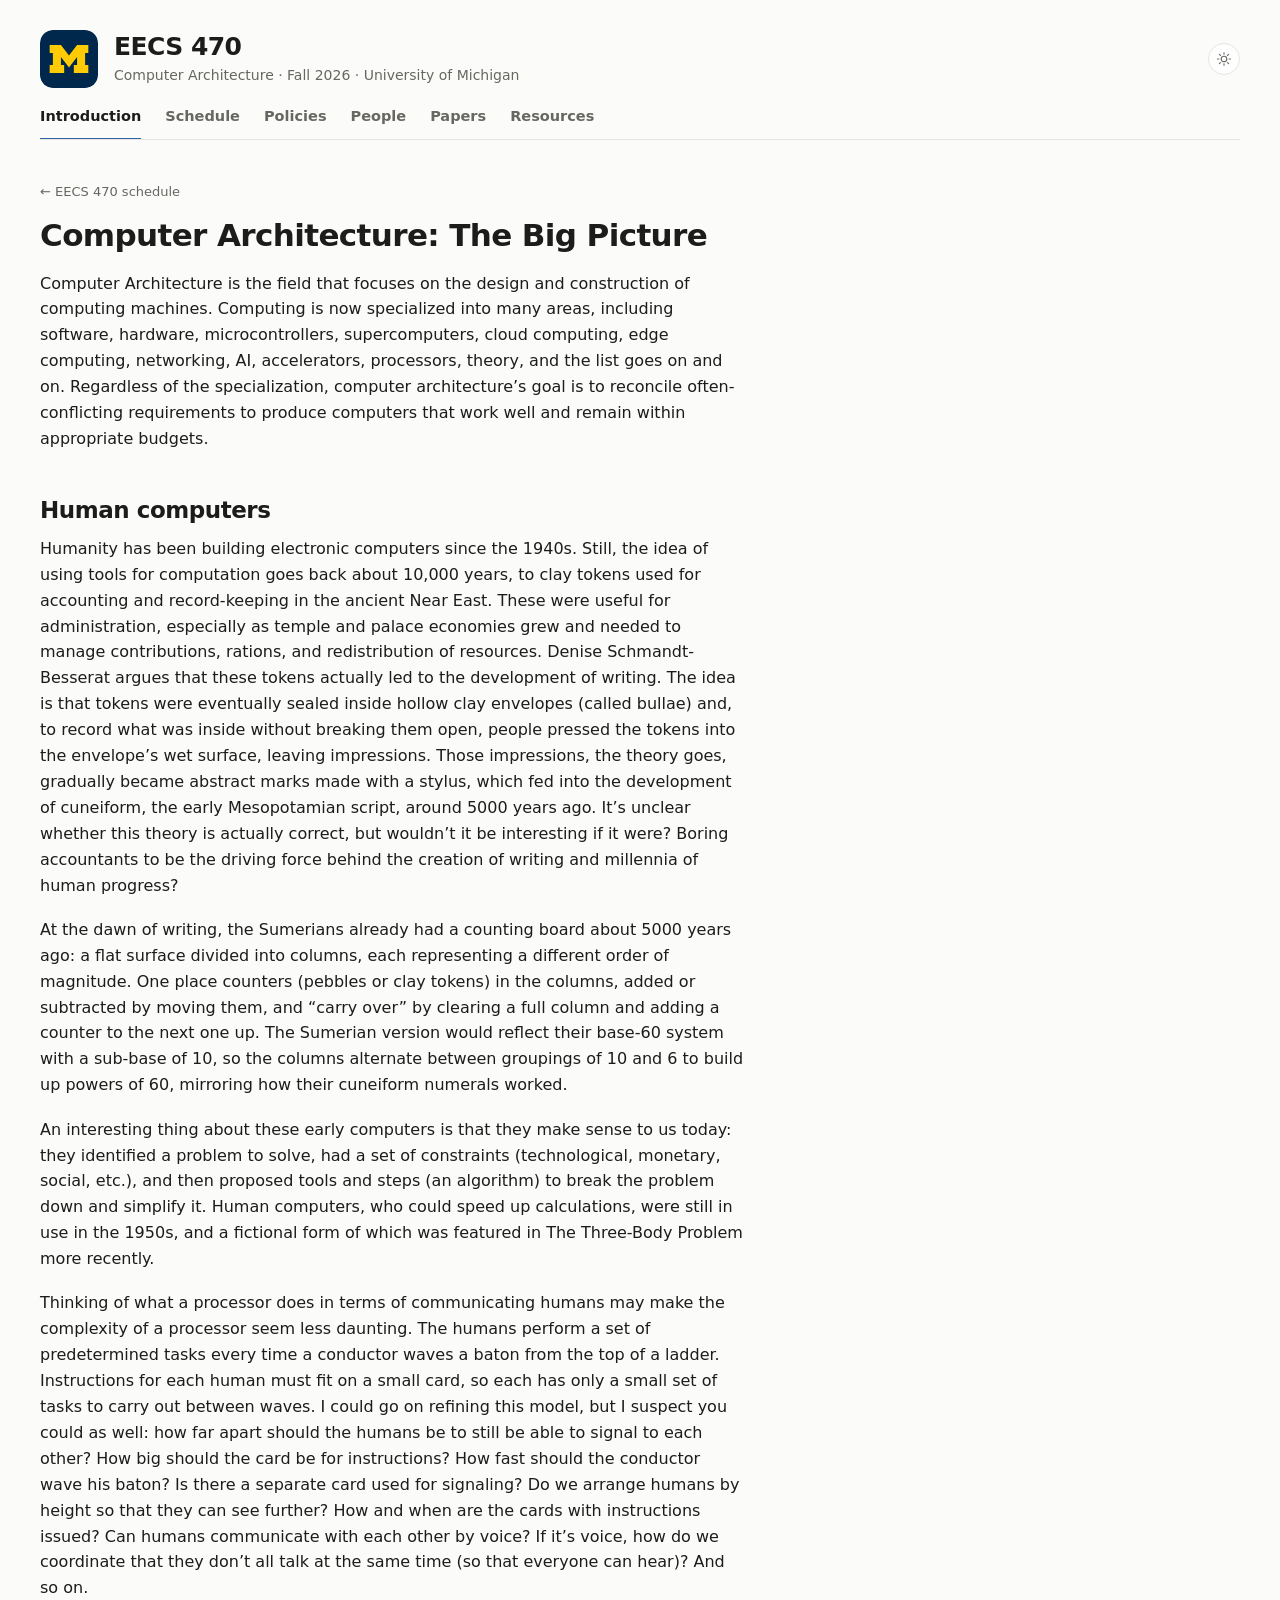
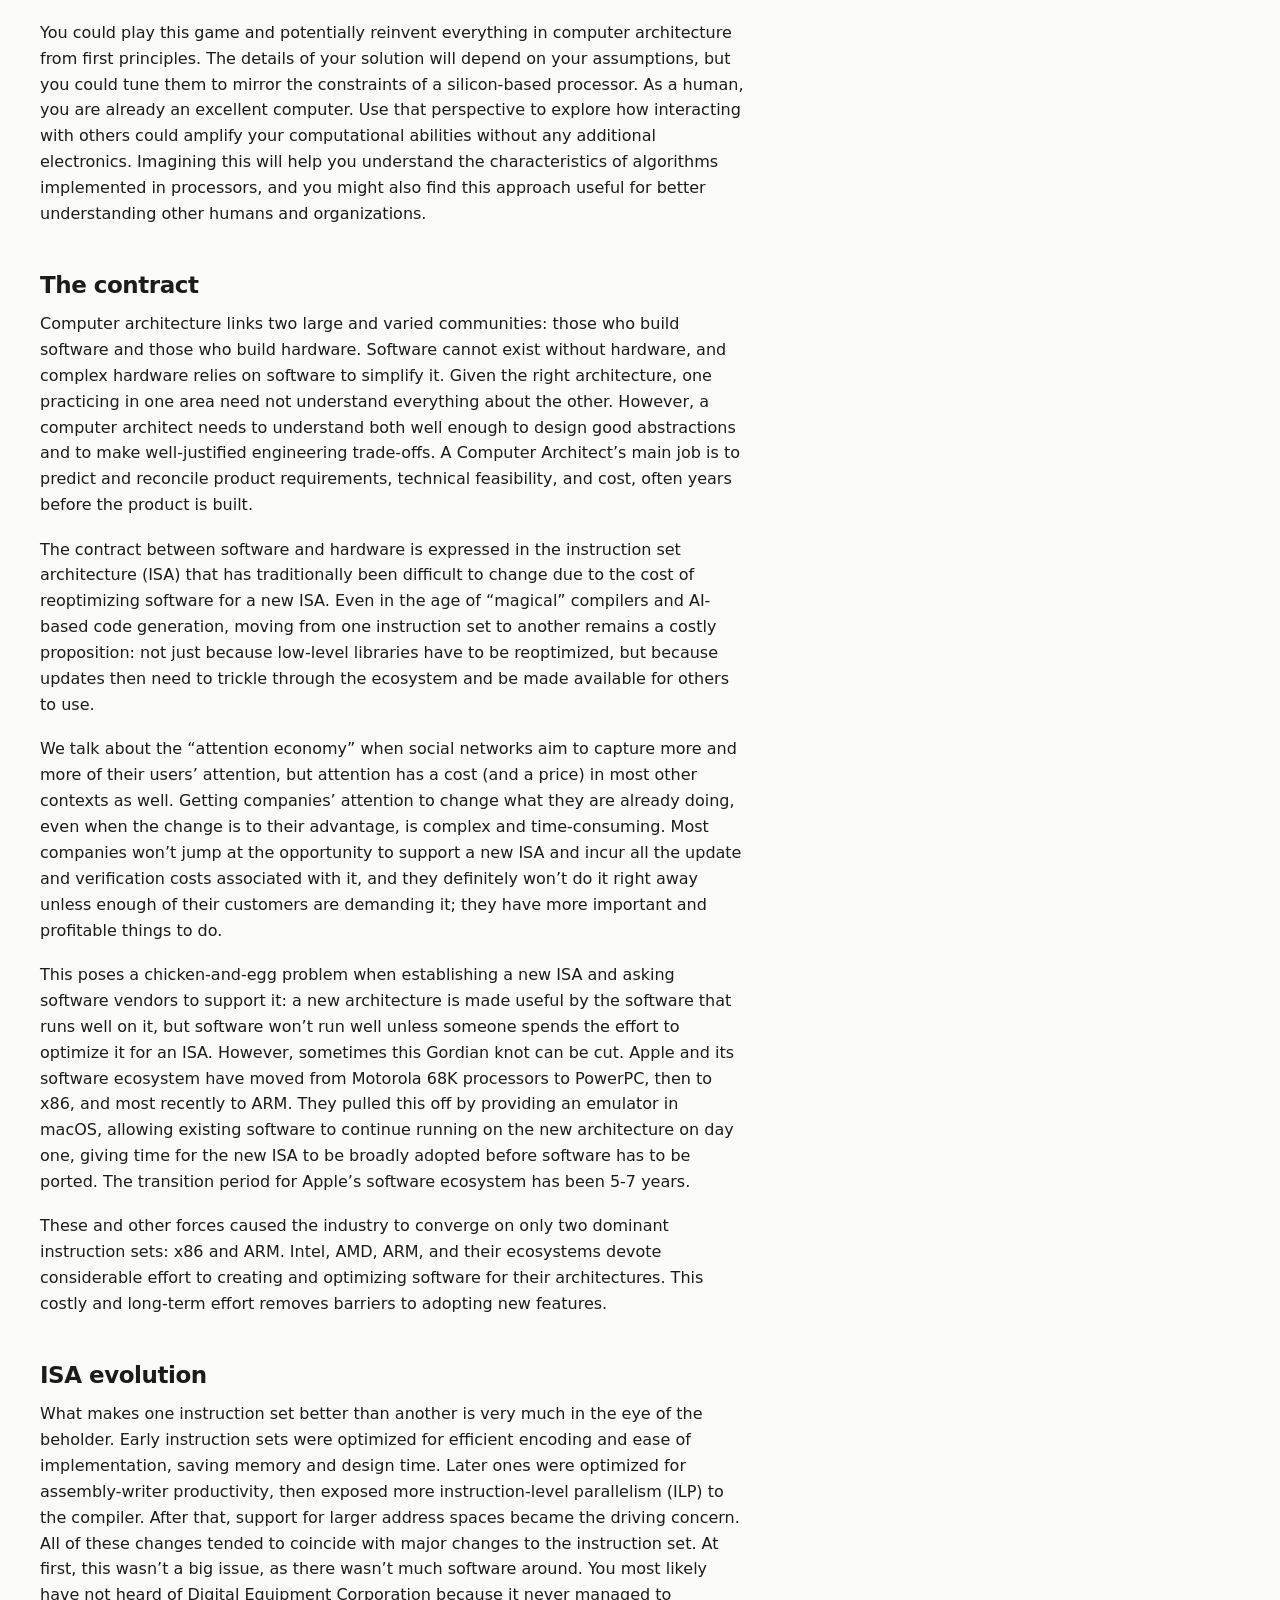
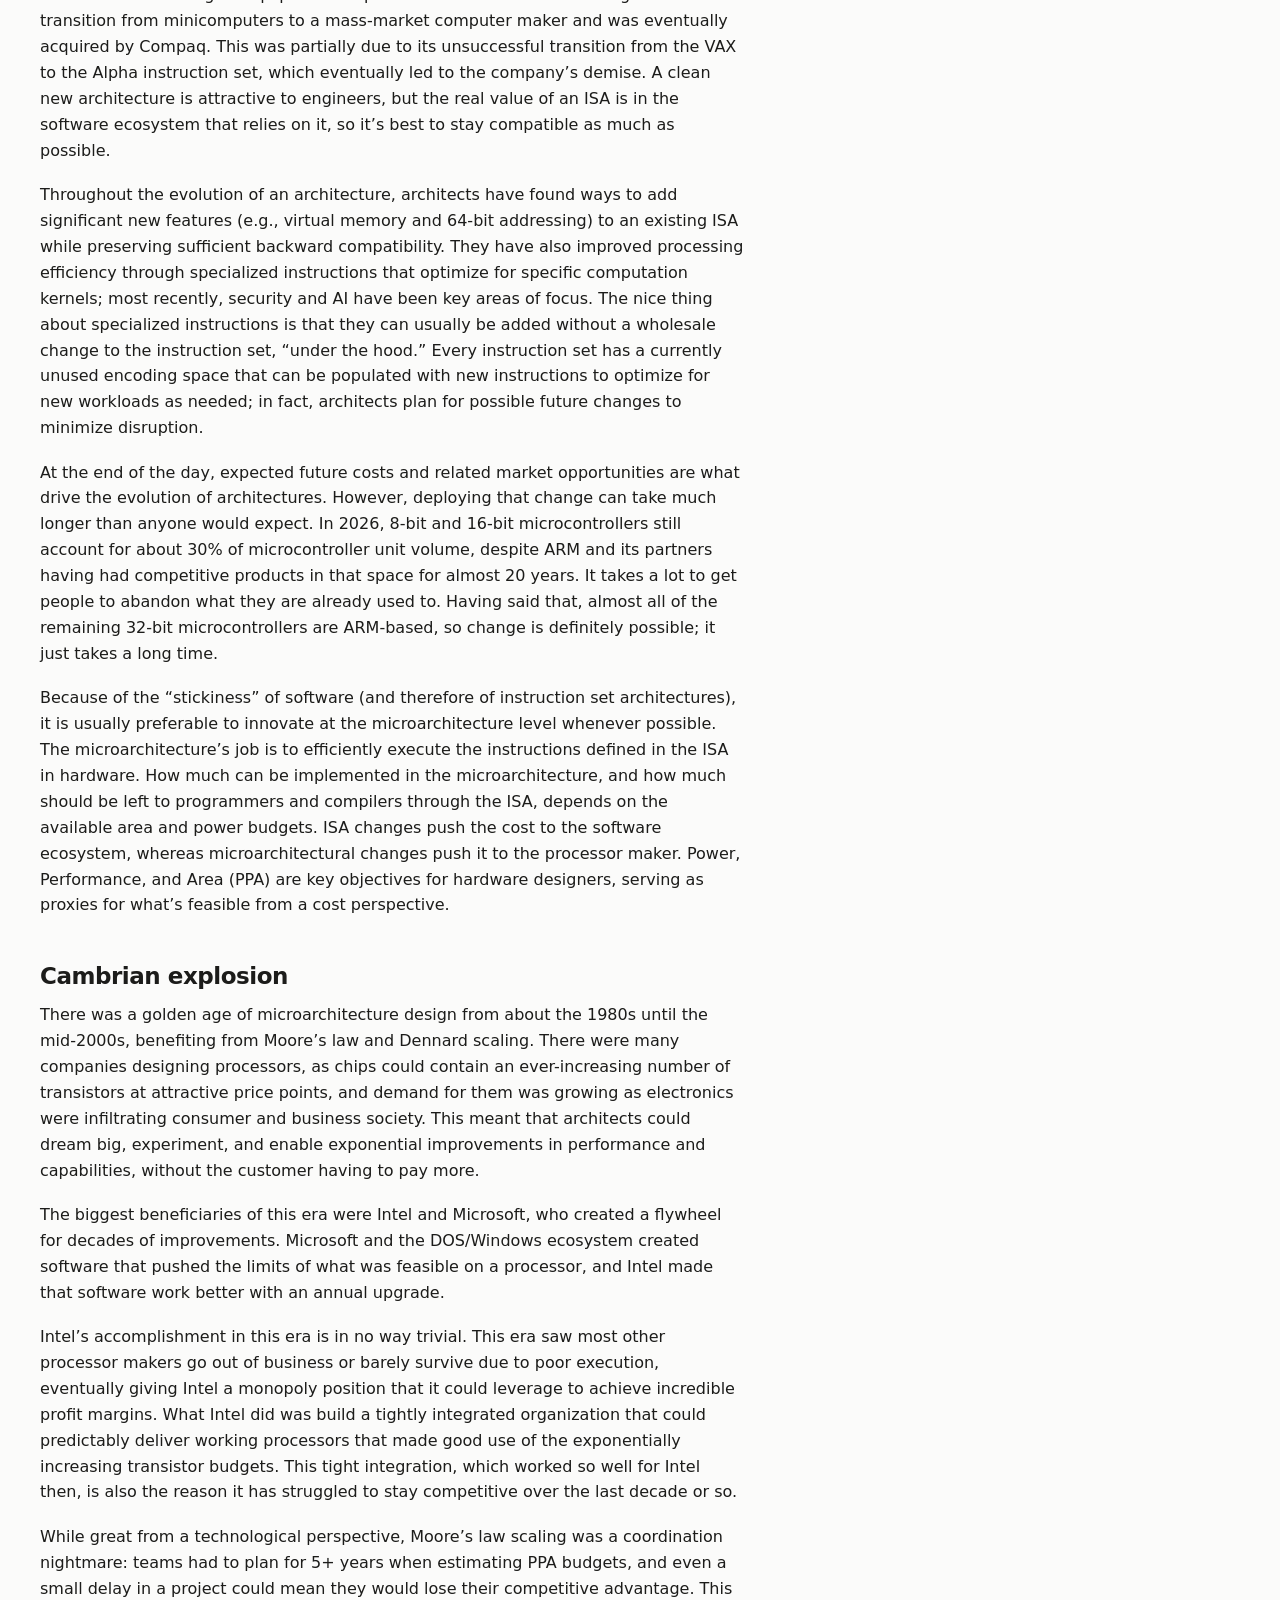
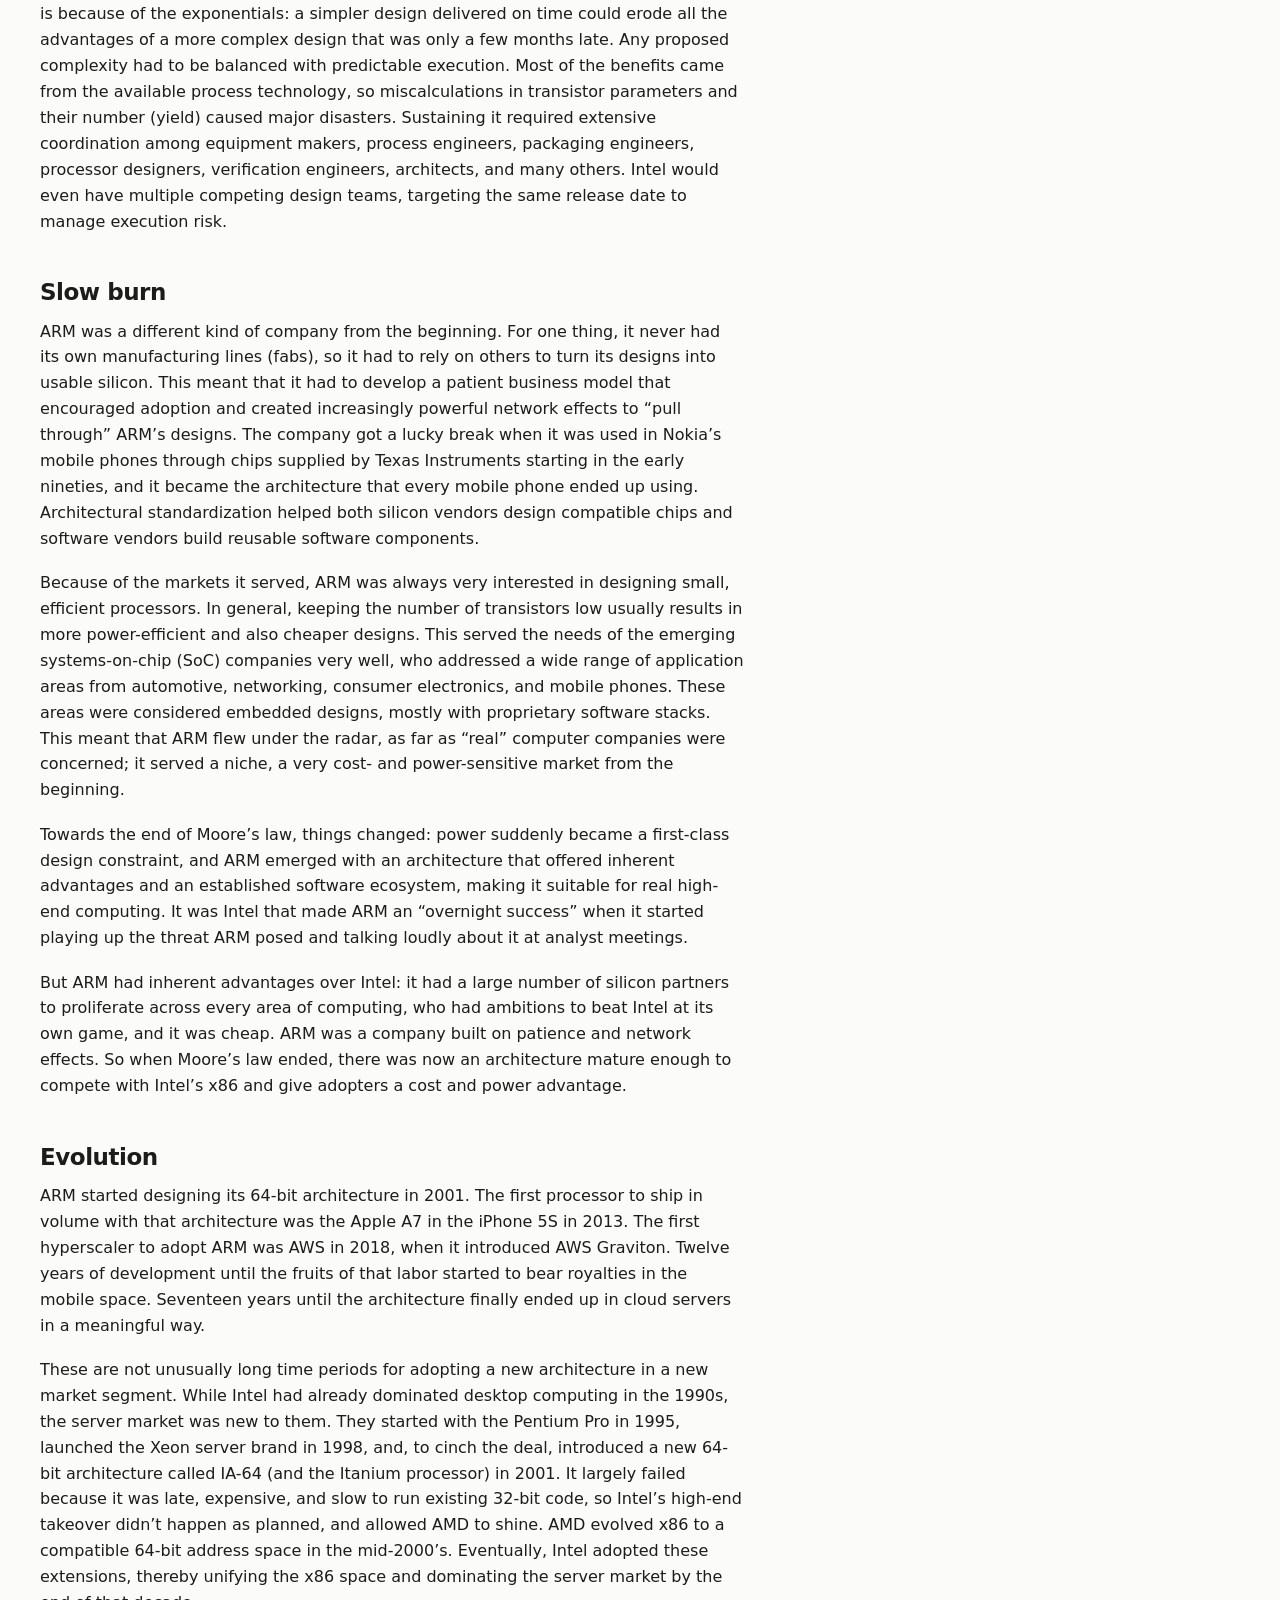
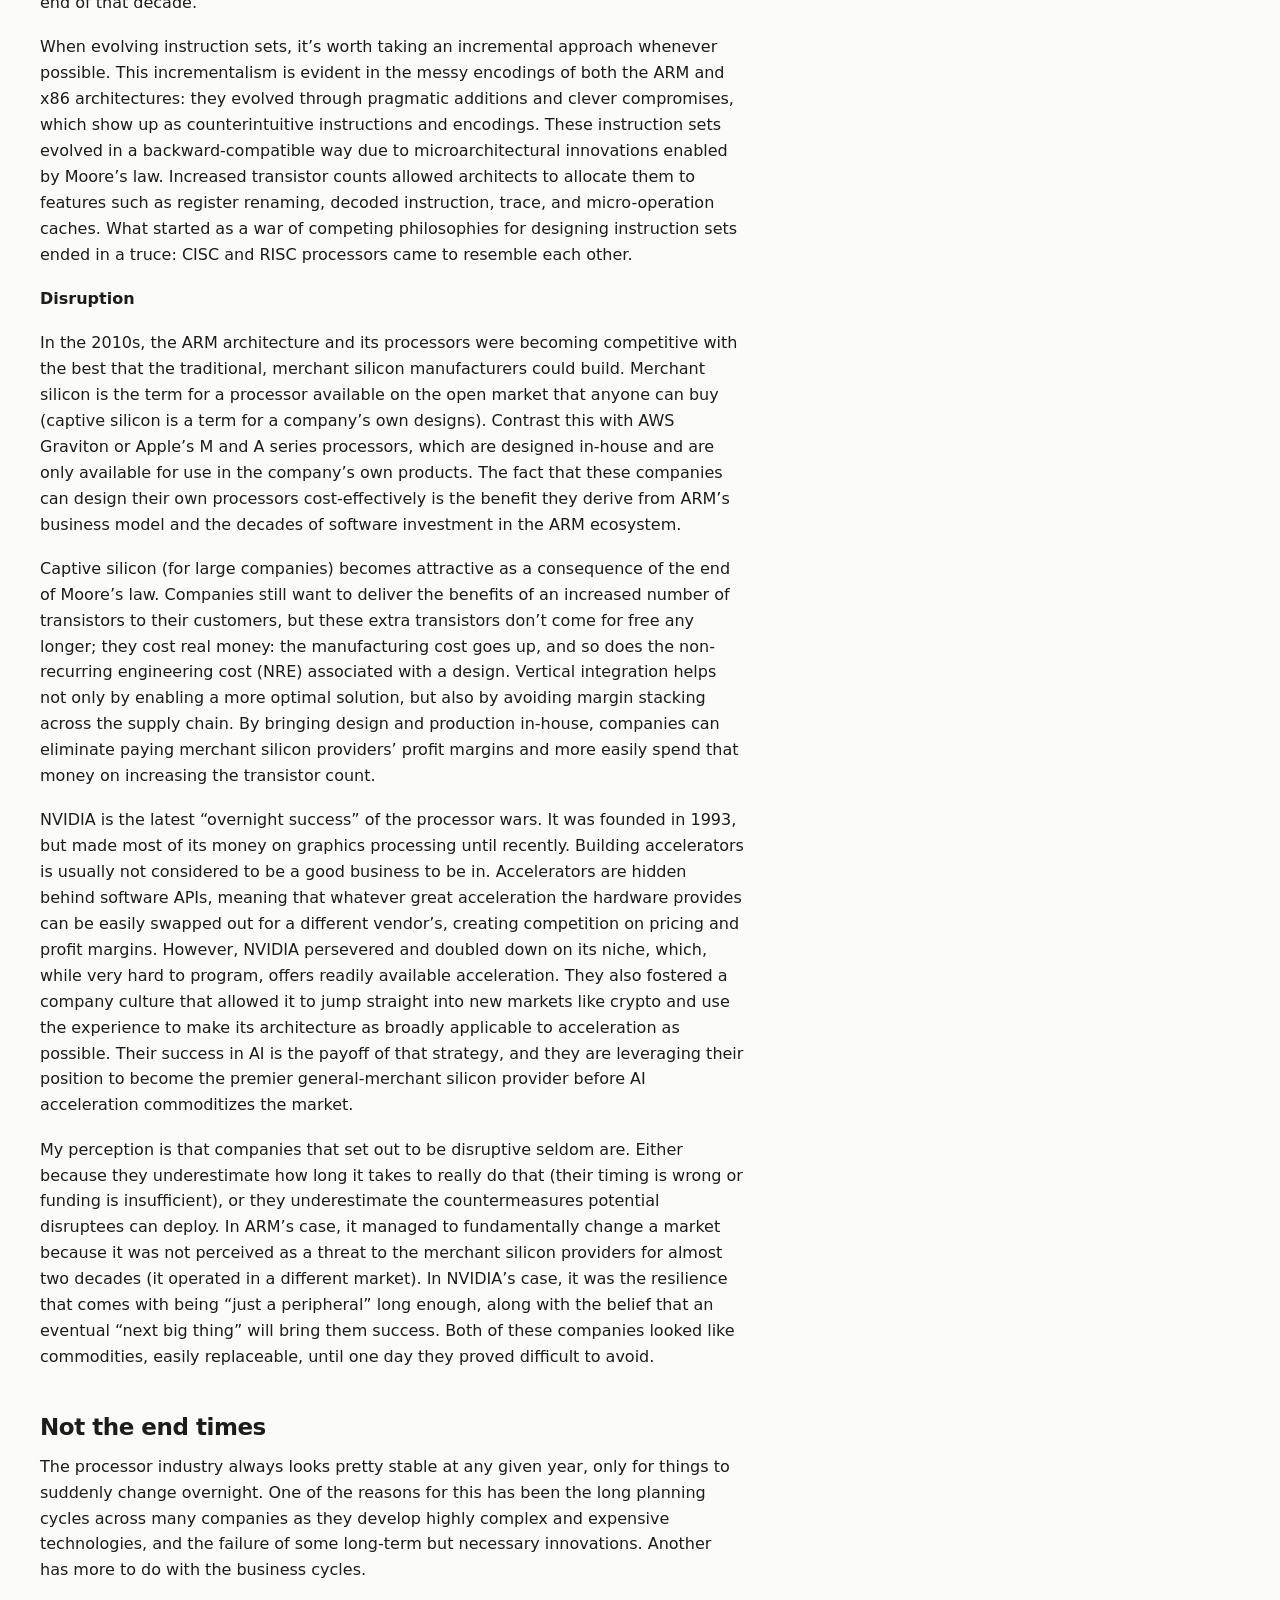
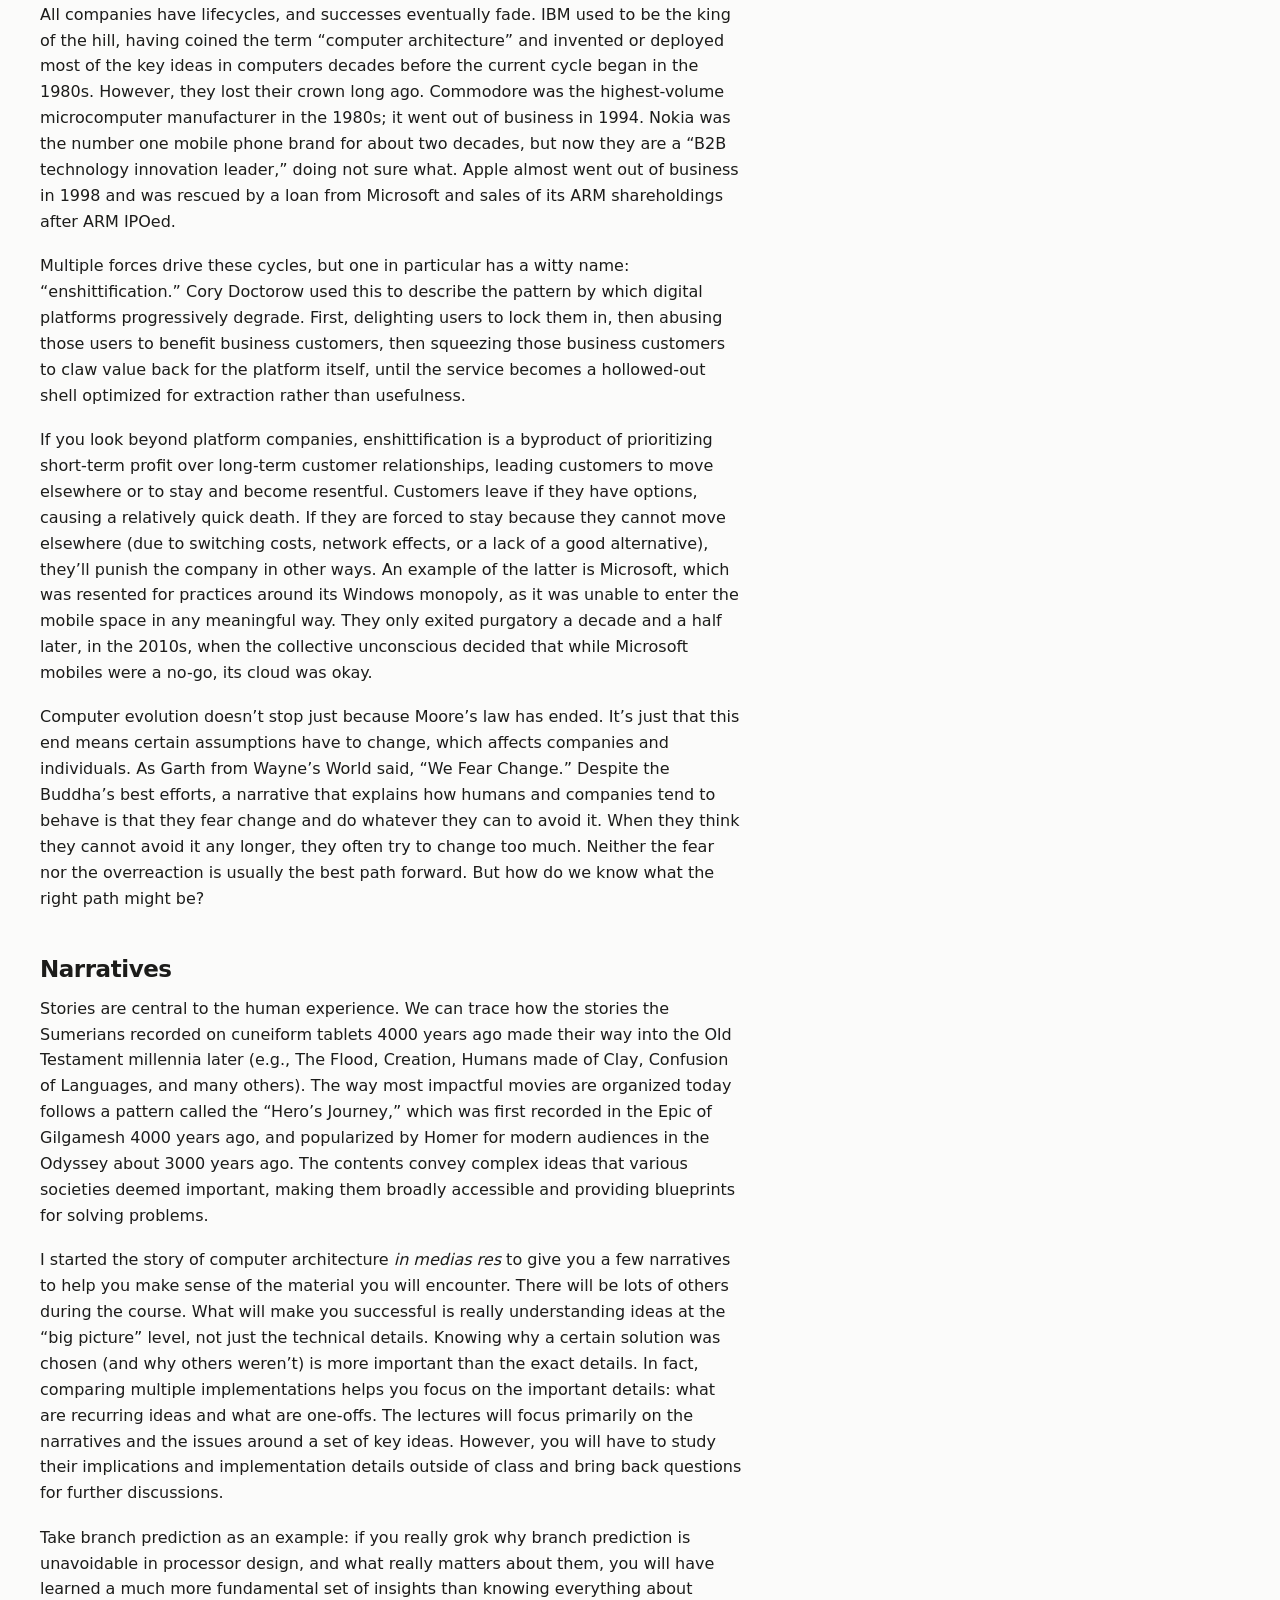
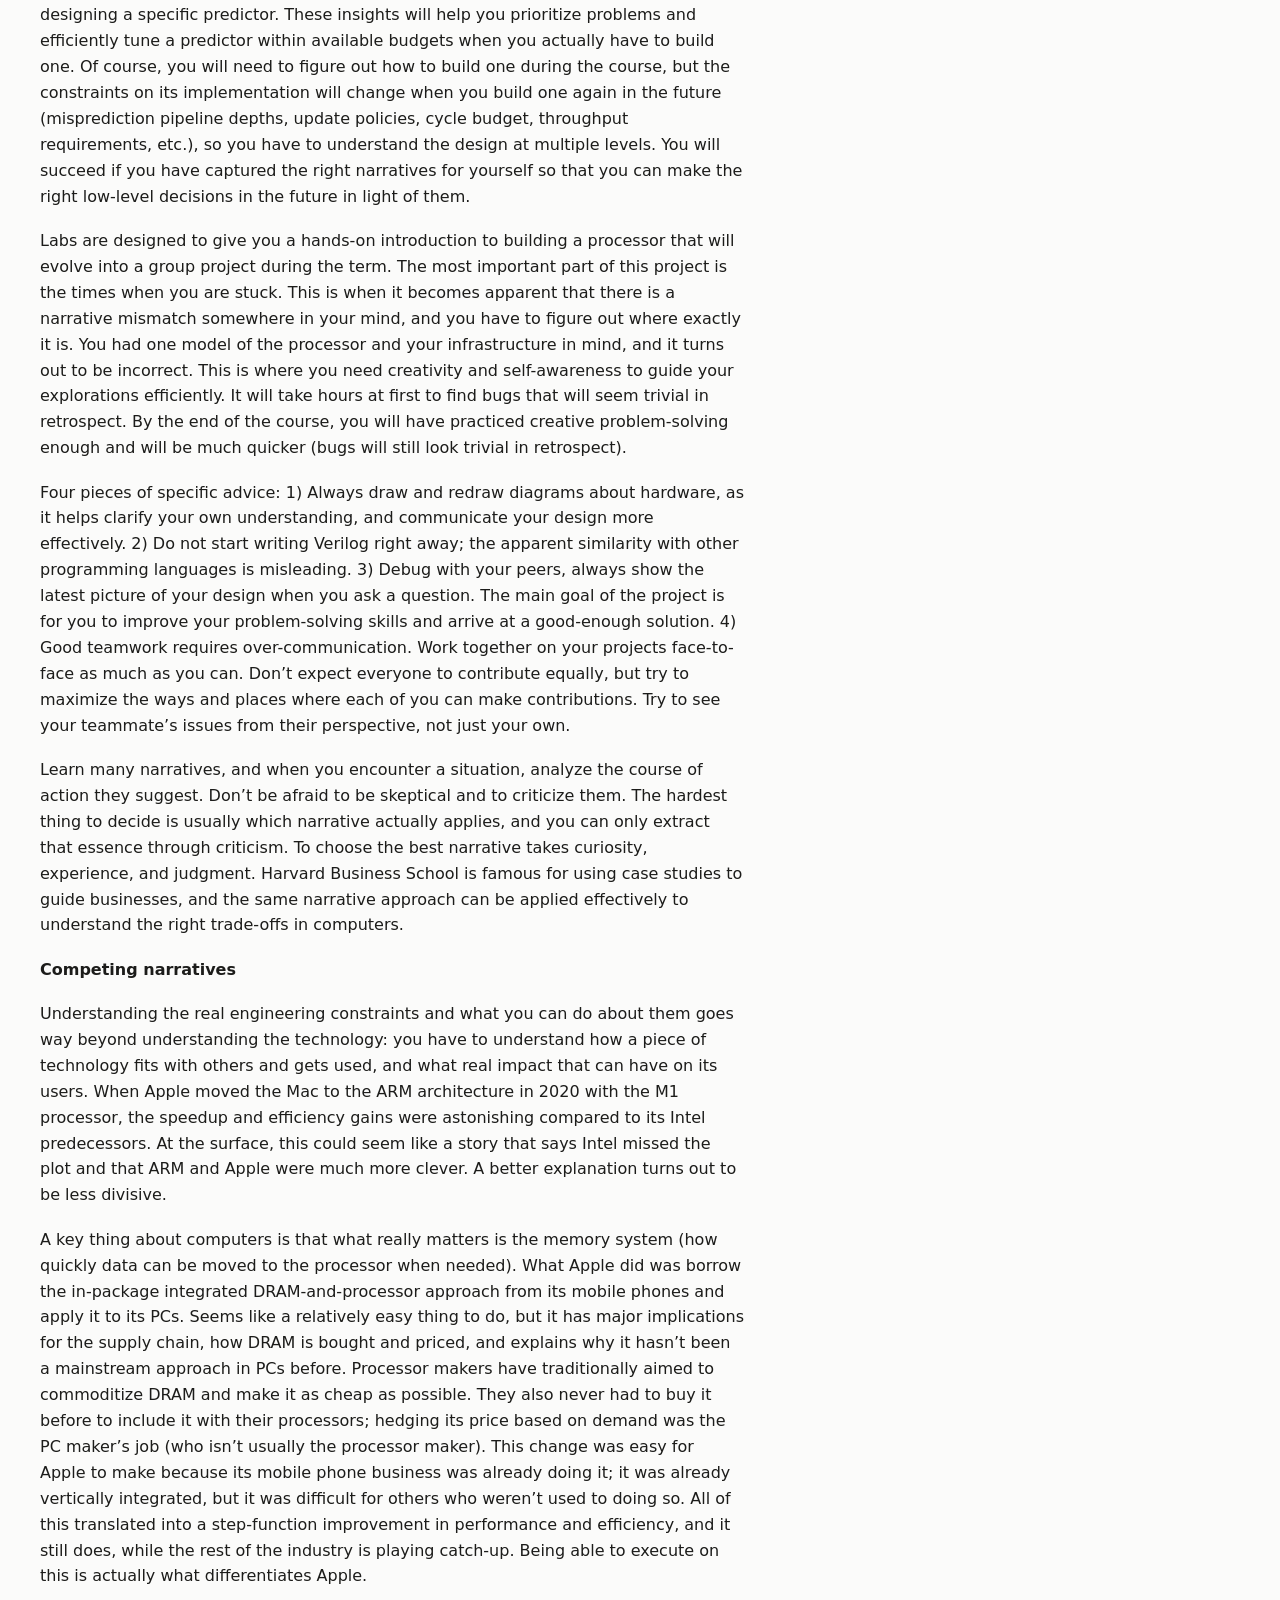
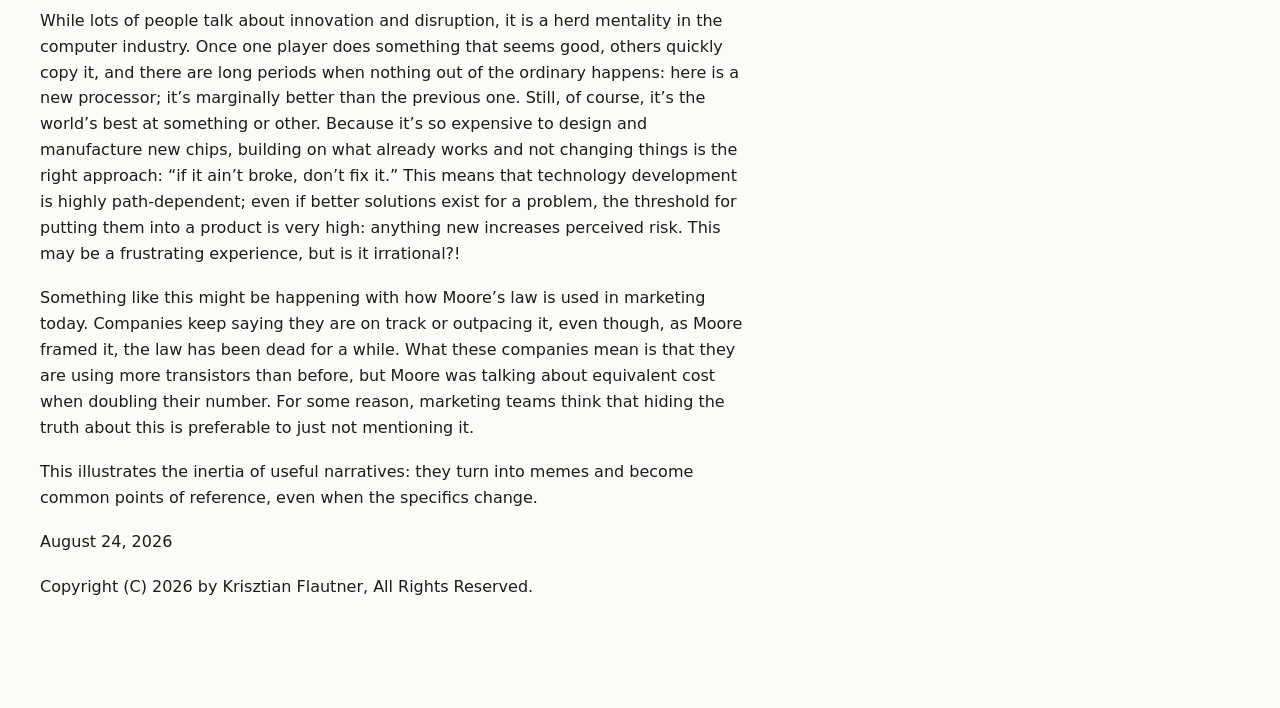
<file: introduction.html>
<!DOCTYPE html>
<html lang="en"><head><meta charset="utf-8">
<meta name="viewport" content="width=device-width,initial-scale=1">
<title>Computer Architecture: The Big Picture · EECS 470</title>
<meta name="robots" content="noindex, follow">
<meta name="description" content="The official EECS 470 course site: the Fall 2026 schedule, syllabus and policies, lecture slides, readings and lab assignments. Computer architecture at the University of Michigan.">
<style>
/* Everything both pages need before either says anything of its own: the two
   palettes, the colour-scheme switch, the box model, the body type and the
   page frame. Written once because it was written twice and drifted — the
   reading template's body forgot the font, so the shared header rendered in
   the browser's default serif, and its shorter token list was a shade off in
   two places and missing --lens entirely.

   The same values twice for the palettes: no data-theme means follow the
   system, which is the state everyone starts in, and an explicit choice has to
   beat it in both directions. */
:root{ --bg:#fbfbfa;--panel:#fff;--ink:#1c1c1a;
 /* --muted has to clear 4.5:1 on every ground it lands on, and there are
    five: white, the page, the chip fill, and the two tinted note cards.
    #6f6f69 cleared white at 5.1 and failed the chips at 4.0 — a gap the
    reading pages used to paper over with a darker value of their own,
    until the two palettes were merged and the difference became a bug
    instead of a duplicate. Solved against the darkest of the five. */
 --muted:#676762;
 /* --faint labels the content rather than being content, but it still
    has to clear 4.5:1 — the old #9b9891 measured 2.8:1 on white. These
    are the lightest values that pass, solved for rather than picked.
    #797671 clears white but not --bg, which the footer sits on, so the
    value is the one that passes on both grounds. */
 --faint:#76746f;
 --line:#e7e5e1;--band:#f5f4f1;
 /* Week dividers carry the signature Blue (#00274C), softened toward the
    page — full strength read as too heavy a grid line. With row banding gone
    (all rows white for contrast), the divider alone carries the week rhythm. */
 --wkline:color-mix(in srgb,#00274C 55%,#fff);
 --accent:#0b6b5f;--accent-soft:#e4f1ee;--accent-line:#9fcdc4;
 /* Arboretum Blue (#2F65A7), the university's secondary blue, marks the week
    pane; maize (#FFCB05) is the focus ring. The signature Blue #00274C reads as
    near-black at this size and lost the pane against the page. Arboretum Blue is
    the palette's designated accent, which is exactly the pane's role. Kept as
    its own token rather than folded into --accent: the pane carries university
    identity, the accent carries the reading interface. */
 --lens:#2F65A7;--lens-on:#fff;--lens-focus:#FFCB05;
 --lens-fill:color-mix(in srgb,#2F65A7 9%,transparent);
 --lens-ink:#2F65A7;--lens-line:color-mix(in srgb,#2F65A7 24%,transparent);
 --today:#b8541f;--today-soft:#fdefe6;
 --off:#936507;--off-soft:#faf0da;
 /* The pane sits above the table again. Kept shallow: it lands on the
    rows just outside the current week, and those are still meant to be
    read. */
 --lens-shadow:0 10px 22px -12px rgba(20,20,18,.34),0 2px 5px rgba(20,20,18,.09);
 --lens-shadow-drag:0 18px 32px -12px rgba(20,20,18,.44),0 3px 8px rgba(20,20,18,.13);
 --lab:#5b4a8a;--lab-soft:#eeeaf7;--exam:#a4243b;--exam-soft:#fbe9ec;}
@media (prefers-color-scheme:dark){:root:not([data-theme=light]){ /* Deeper on a dark ground, where a light shadow is invisible. */
 --lens-shadow:0 14px 26px -12px rgba(0,0,0,.72),0 2px 6px rgba(0,0,0,.45);
 --lens-shadow-drag:0 22px 38px -12px rgba(0,0,0,.8),0 3px 9px rgba(0,0,0,.55);
 --bg:#141413;--panel:#1c1c1a;--ink:#ecebe7;--muted:#a09d95;--faint:#86837d;
 --line:#312f2b;--band:#1f1f1c;
 --wkline:color-mix(in srgb,#4f86c6 55%,#1c1c1a); /* signature Blue vanishes on a dark ground */
 --accent:#61c2b0;--accent-soft:#123531;--accent-line:#2a6b61;
 /* Arboretum Blue holds up on a dark ground too, so both themes use the same
    brand value; only the wash behind it is opened up. */
 /* Darkened from #4f86c6 so the white on the week badge and the grip
    clears 4.5:1; the wash below still mixes from the brand value. */
 --lens:#4879b3;--lens-on:#fff;--lens-focus:#FFCB05;
 --lens-fill:color-mix(in srgb,#4f86c6 15%,transparent);
 --lens-ink:#7fb0e8;--lens-line:color-mix(in srgb,#4f86c6 34%,transparent);
 --today:#eb975e;--today-soft:#3a2415;
 --off:#dfa63a;--off-soft:#2b2211;
 --lab:#ab9ae0;--lab-soft:#241d3a;--exam:#e8798c;--exam-soft:#3a1a20;}}
:root[data-theme=dark]{ /* Deeper on a dark ground, where a light shadow is invisible. */
 --lens-shadow:0 14px 26px -12px rgba(0,0,0,.72),0 2px 6px rgba(0,0,0,.45);
 --lens-shadow-drag:0 22px 38px -12px rgba(0,0,0,.8),0 3px 9px rgba(0,0,0,.55);
 --bg:#141413;--panel:#1c1c1a;--ink:#ecebe7;--muted:#a09d95;--faint:#86837d;
 --line:#312f2b;--band:#1f1f1c;
 --wkline:color-mix(in srgb,#4f86c6 55%,#1c1c1a); /* signature Blue vanishes on a dark ground */
 --accent:#61c2b0;--accent-soft:#123531;--accent-line:#2a6b61;
 /* Arboretum Blue holds up on a dark ground too, so both themes use the same
    brand value; only the wash behind it is opened up. */
 /* Darkened from #4f86c6 so the white on the week badge and the grip
    clears 4.5:1; the wash below still mixes from the brand value. */
 --lens:#4879b3;--lens-on:#fff;--lens-focus:#FFCB05;
 --lens-fill:color-mix(in srgb,#4f86c6 15%,transparent);
 --lens-ink:#7fb0e8;--lens-line:color-mix(in srgb,#4f86c6 34%,transparent);
 --today:#eb975e;--today-soft:#3a2415;
 --off:#dfa63a;--off-soft:#2b2211;
 --lab:#ab9ae0;--lab-soft:#241d3a;--exam:#e8798c;--exam-soft:#3a1a20;}
:root{color-scheme:light}
@media (prefers-color-scheme:dark){:root:not([data-theme=light]){color-scheme:dark}}
:root[data-theme=dark]{color-scheme:dark}
:root[data-theme=light]{color-scheme:light}
*{box-sizing:border-box}
html{scroll-behavior:smooth}
@media (prefers-reduced-motion:reduce){
 html{scroll-behavior:auto}
}
body{margin:0;background:var(--bg);color:var(--ink);
 font:15px/1.5 ui-sans-serif,-apple-system,"Segoe UI",Inter,system-ui,sans-serif;
 -webkit-font-smoothing:antialiased}
.wrap{max-width:1240px;margin:0 auto;padding:30px 20px 90px}
/* Embedded — framed by the infiniSym phone app (2026-09-16): the frame IS the
   schedule, so no masthead or tabs, tight margins, and the reader lands on
   today (see the week-pane block). Detected before first paint in <head>. */
.embed header{display:none}
.embed .wrap{padding:54px 8px 40px;overflow-x:hidden}   /* the app floats a Today pill over the top */
html.embed,.embed body{overflow-x:hidden}   /* the frame moves up and down only */
.embed .mnote{display:none}   /* meeting times + the deliverables rule: the frame is for the rows */
/* The back link sits where a tab's content begins, above the page's own
   title — the reader has not left the site, only followed a link out of a
   tab. */
/* The wrap is now as wide as the schedule's, so the content needs the same
   measure a tab gives it — otherwise a subpage runs 1100px to the line. */
main.prose{max-width:44rem}
.subback{margin:0 0 14px}
a.back{font-family:ui-sans-serif,-apple-system,system-ui,sans-serif;font-size:13px;
 color:var(--muted);text-decoration:none;border:0}
a.back:hover{color:var(--ink)}

/* One face for the whole site, the schedule's. The serif was reserved for
   essays and handouts, which sounded like a rule and read like an accident:
   clicking from Resources into a reference page changed voice mid-thought. A
   pound heavier than the reference size (15px) because this also carries the
   Class 1 essay, which is long. */
.prose{font:16px/1.62 ui-sans-serif,-apple-system,"Segoe UI",Inter,system-ui,sans-serif}
.prose h1,.prose h2,.prose h3,.prose h4{
 font-family:ui-sans-serif,-apple-system,system-ui,sans-serif;
 line-height:1.25;letter-spacing:-.02em;margin:1.9em 0 .5em}
.prose h1{font-size:31px;margin-top:0}
.prose h2{font-size:23px}
.prose h3{font-size:18.5px}
.prose p{margin:0 0 1.15em}
/* One link style for the whole site: the schedule's. A link keeps the colour
   of the text around it and is marked by a faint rule underneath that firms up
   on hover. Colour is left to the chips, which use it to mean something —
   teal links were competing with them for the same signal. currentColor keeps
   the rule honest inside a muted summary and in dark mode alike. */
/* The card: the schedule table's surface, for content that is a list of
   things rather than prose to be read straight through. Declared here, in the
   shared prose stylesheet, so a standalone page can wear it as well as a tab
   — Questions to Ponder is a lookup table that happens to live at its own
   URL. */
.prose.card,
.prose .gallery,
.prose .people{background:var(--panel);border:1px solid var(--line);
 border-radius:13px}
.prose.card{padding:4px 34px 24px}
.prose a{color:inherit;text-decoration:none;
 border-bottom:1px solid color-mix(in srgb,currentColor 32%,transparent)}
.prose a:hover{border-bottom-color:currentColor}
.prose blockquote{margin:1.6em 0;padding:2px 0 2px 20px;
 border-left:2px solid var(--accent);color:var(--muted);font-size:15.5px;
 font-style:italic}
.prose blockquote p:last-child{margin:0}
.prose code{font:14px ui-monospace,SFMono-Regular,Menlo,monospace;
 background:var(--line);padding:1px 5px;border-radius:4px}
.prose pre{background:var(--line);padding:14px 16px;border-radius:9px;
 overflow-x:auto}
.prose pre code{background:none;padding:0}
.prose img{max-width:100%;height:auto;border-radius:8px}
/* A summary card above a long essay: set in sans at a smaller size so it reads
   as apparatus rather than as the opening paragraphs of the piece itself. */
.prose .tldr{background:var(--lens-fill);border:1px solid var(--lens-line);
 border-radius:14px;padding:20px 24px 22px;margin:0 0 2.6em;
 font-family:ui-sans-serif,-apple-system,system-ui,sans-serif;
 font-size:15px;line-height:1.6}
.prose .tldr h2{font-size:11px;font-weight:700;letter-spacing:.09em;
 text-transform:uppercase;color:var(--lens-ink);margin:0 0 12px}
.prose .tldr p{margin:0 0 .9em}
.prose .tldr ul{margin:0 0 .9em;padding-left:20px}
.prose .tldr li{margin:.5em 0}
.prose .tldr strong{color:var(--ink)}
.prose .tldr > *:last-child{margin-bottom:0}
.prose hr{border:0;border-top:1px solid var(--line);margin:2.4em 0}
.prose li{margin:.3em 0}
.prose table{border-collapse:collapse;width:100%;min-width:0;margin:1.5em 0;
 font-family:ui-sans-serif,-apple-system,system-ui,sans-serif;font-size:15px}
.prose th{text-align:left;font-size:11px;font-weight:700;letter-spacing:.06em;
 text-transform:uppercase;color:var(--muted);padding:0 12px 7px 0;
 border-bottom:1px solid var(--line)}
.prose th:last-child,.prose td:last-child{text-align:right;padding-right:0}
.prose td{padding:7px 12px 7px 0;border-bottom:1px solid var(--line)}
.prose tr:last-child td{border-bottom:0}
/* One person per row: portrait left, description filling the width beside it.
   Two people abreast was tried and read as a grid of cards; a single column
   reads as a list of people, which is what it is. */
/* The roster's card. Padding here rather than in the shared card rule
   further up: this rule is emitted later and its `padding:0` was quietly
   winning, so the portraits sat against the border. Top margin is nearly
   nothing — the panel's own 20px already stands the card off the tabs, and
   the page reads better with the roster high. */
.prose .people{margin:.2em 0 1em;padding:20px 34px;list-style:none}
.prose .people li{display:flex;gap:22px;align-items:center;margin:0 0 30px;
 font-family:ui-sans-serif,-apple-system,system-ui,sans-serif}
.prose .people li:last-child{margin-bottom:0}
.prose .people img{width:112px;height:112px;flex:0 0 112px;border-radius:50%;
 display:block;margin:0;background:var(--line)}
.prose .people h3{font-size:16.5px;margin:0 0 6px;letter-spacing:-.01em}
.prose .people p{font-size:14.5px;line-height:1.6;color:var(--muted);margin:0}
.prose .people p .chip{color:var(--lens-ink)}
.prose .people p .chip.gsi{color:var(--lab)}
.prose .people p .chip.ia{color:var(--accent)}
/* Resource gallery: cover on the left, title and summary on the right, one
   document per row — the People page's shape, which suits a scan-down list. */
/* Indented under its group heading, so the headings own the left margin and
   the documents read as belonging to them. */
.prose .gallery{margin:.5em 0 2.2em;padding:16px 34px 18px;list-style:none}
/* The row is the card, and it is the row that highlights — the link lives on
   the cover and the title instead of wrapping the whole thing, so a summary
   can carry links of its own. Centred, not top-aligned: covers are several
   different heights, and a one-line summary hanging off the top of a tall
   cover read as a mistake. */
.prose .gallery > li{display:flex;gap:36px;align-items:center;
 padding:10px;margin:0 -10px;border-radius:10px;
 font-family:ui-sans-serif,-apple-system,system-ui,sans-serif}
.prose .gallery > li:hover{background:var(--band)}
/* A card with a long summary keeps its cover at the top, beside the title,
   rather than floating halfway down an essay. */
.prose .gallery > li.tall{align-items:flex-start}
.prose .gallery > li.tall .shot{margin-top:4px}
.prose .gallery .shot{text-decoration:none;border-bottom:0}
.prose .gallery h3 a{color:inherit}

/* A cover keeps the proportions of the page it came from: a slide deck is
   landscape, a paper portrait. Squeezing both into one portrait box left the
   decks as a stripe in the middle of a lot of empty card. So the column is
   sized for the widest cover and each one is centred in it — the summaries
   still share a left edge, and the covers share a centre line down the page.
   The two bounds are picked so a portrait page and a 16:9 slide come out at
   about the same area, and neither dwarfs its neighbours. */
.prose .gallery .shot{flex:0 0 132px;display:flex;justify-content:center}
/* Lifted off the page, the way the documents themselves would be. Two layers:
   a tight one that reads as contact with the page, and a wider, softer one
   that gives it height. */
.prose .gallery .cover{max-width:132px;max-height:118px;width:auto;height:auto;
 border-radius:3px;border:1px solid var(--line);background:var(--panel);
 box-shadow:0 1px 2px rgba(20,20,18,.10),0 6px 14px -5px rgba(20,20,18,.26)}
/* A logo is not a document: no border, panel or shadow, and a little smaller
   than a cover so it does not outweigh the first pages beside it. */
.prose .gallery .cover.logo{border:0;background:none;box-shadow:none;
 border-radius:0;max-width:104px;max-height:96px}
/* On a dark ground a grey shadow disappears; only a black one still reads. */
@media (prefers-color-scheme:dark){:root:not([data-theme=light]) .prose .gallery .cover,
:root:not([data-theme=light]) .prose .gallery .shot.tile{
 box-shadow:0 1px 2px rgba(0,0,0,.5),0 7px 16px -5px rgba(0,0,0,.62)}}
:root[data-theme=dark] .prose .gallery .cover,
:root[data-theme=dark] .prose .gallery .shot.tile{
 box-shadow:0 1px 2px rgba(0,0,0,.5),0 7px 16px -5px rgba(0,0,0,.62)}
/* The theme shadow rules outrank .cover.logo, so say it again for dark. */
@media (prefers-color-scheme:dark){:root:not([data-theme=light]) .prose .gallery .cover.logo{
 box-shadow:none}}
:root[data-theme=dark] .prose .gallery .cover.logo{box-shadow:none}
.prose .gallery h3{font-size:15px;margin:0 0 4px;line-height:1.35}
/* A summary-less entry renders as a text tile: the title occupies the cover's
   slot and is the whole card. Dressed like a cover — border, panel, lift — so
   the column keeps one visual rhythm. */
.prose .gallery .shot.tile{box-sizing:border-box;min-height:76px;
 align-items:center;text-align:center;padding:12px 10px;
 font-size:14px;font-weight:600;line-height:1.35;
 border-radius:3px;border:1px solid var(--line);background:var(--panel);
 box-shadow:0 1px 2px rgba(20,20,18,.10),0 6px 14px -5px rgba(20,20,18,.26)}
.prose .gallery li:hover .shot.tile{text-decoration:underline;
 text-underline-offset:2px}
.prose .gallery li:hover h3 a{text-decoration:underline;
 text-underline-offset:2px}
.prose .gallery p{font-size:14px;line-height:1.55;color:var(--muted);margin:0}
/* A long summary keeps its paragraphs and lists, in the same small muted
   face, with ordinary spacing between blocks. */
.prose .gallery .sum p,.prose .gallery .sum li{font-size:14px;line-height:1.55;
 color:var(--muted)}
.prose .gallery .sum p{margin:0 0 .8em}
.prose .gallery .sum p:last-child{margin-bottom:0}
.prose .gallery .sum ul{margin:.4em 0 .8em;padding-left:1.3em;list-style:disc}
.prose .gallery .sum li{margin:.25em 0}
.prose .gallery + h2{margin-top:1.6em}
/* A group's lead essay sits between its heading and its cards, at the prose
   measure; the cards then follow at their usual spacing. */
.prose .lead{margin:0 0 1.4em}
.prose .lead p,.prose .lead li{font-size:16px;line-height:1.6}
@media (max-width:520px){
 .prose.card,.prose .people,.prose .gallery{padding-left:16px;
  padding-right:16px}
 .prose .gallery .shot{flex:0 0 96px}
 .prose .gallery .cover{max-width:96px;max-height:86px}
 .prose .gallery .cover.logo{max-width:76px;max-height:70px}
 .prose .gallery > li{gap:26px}
}

@media (max-width:520px){
 .prose .people li{gap:16px;margin-bottom:24px}
 .prose .people img{width:88px;height:88px;flex-basis:88px}}

@page{size:letter;margin:19mm 17mm}
@media print{
 body{background:#fff;color:#000}
 .prose{font-size:11pt}
 .wrap{max-width:none;padding:0}
 .prose a{color:#000;text-decoration:none}
 .prose h1,.prose h2,.prose h3,.prose h4{break-after:avoid;page-break-after:avoid}
 .prose blockquote,.prose pre,.prose img{break-inside:avoid;page-break-inside:avoid}
}
@media print{header,.subback{display:none}}

header{margin-bottom:20px}
h1{font-size:25px;font-weight:650;letter-spacing:-.022em;margin:0}
.sub{color:var(--muted);font-size:14px;margin:3px 0 0}
/* Tabs scroll away with the header rather than pinning: the schedule is the
   page, and a permanent strip of chrome above 47 rows costs more than it
   returns. Anchors, not buttons, so a tab is linkable and Back works. */
/* The tab row scrolls inside itself rather than widening the page: a page that
   scrolls sideways makes every card look broken. Below 600px it stops scrolling
   and becomes a grid instead — see the note there. scrollbar-width:none because
   it would sit on the rule. */
.tabs{display:flex;gap:24px;margin:18px 0 0;border-bottom:1px solid var(--line);
 overflow-x:auto;scrollbar-width:none}
.tabs::-webkit-scrollbar{display:none}
.tab{font-size:14.5px;font-weight:560;color:var(--muted);text-decoration:none;
 padding:0 0 10px;margin-bottom:-1px;border-bottom:2px solid transparent;
 white-space:nowrap}
.tab:hover{color:var(--ink)}
.tab[aria-current=page]{color:var(--ink);border-bottom-color:var(--lens)}
.tab:focus-visible{outline:2px solid var(--lens-focus);outline-offset:3px;
 border-radius:3px}
.panel{padding-top:20px}
.panel[hidden]{display:none}
/* The subpage's own name is the h1, so its brand line is a paragraph
   dressed as one. */
.titlebar .brand{font-size:25px;font-weight:650;letter-spacing:-.022em;
 margin:0;line-height:1.2}
/* Six tabs stand between the top of the page and the table, and a keyboard
   user meets them on every visit. Off-screen until focused. */
.skip{position:absolute;left:-9999px;top:0;z-index:20;
 font:600 14px/1 ui-sans-serif,-apple-system,system-ui,sans-serif;
 background:var(--panel);color:var(--ink);padding:12px 16px;
 border:1px solid var(--line);border-radius:0 0 10px 0;text-decoration:none}
.skip:focus{left:0}
.titlebar{display:flex;align-items:center;gap:16px}
/* Pushed to the far right of the header by margin, so it needs no width of its
   own and the title keeps the space it had. The icon names the theme you are
   in, not the one you would get: a sun that turns into a moon reads as state,
   while a moon in daylight reads as a broken toggle. */
.themesw{margin-left:auto;flex:0 0 auto;width:32px;height:32px;
 display:grid;place-items:center;cursor:pointer;padding:0;
 border:1px solid var(--line);border-radius:50%;
 background:var(--panel);color:var(--muted)}
.themesw:hover{color:var(--ink);border-color:var(--faint)}
.themesw:focus-visible{outline:2px solid var(--lens-focus);outline-offset:2px}
.themesw svg{width:16px;height:16px;fill:none;stroke:currentColor;
 stroke-width:1.7;stroke-linecap:round;stroke-linejoin:round}
/* A 32px circle is a small thumb target, so the touch area is widened past the
   ring rather than the ring being made bigger than the header wants. */
@media (pointer:coarse){.themesw{position:relative}
 .themesw::after{content:"";position:absolute;inset:-7px}}
.themesw .moon{display:none}
@media (prefers-color-scheme:dark){:root:not([data-theme=light]) .themesw .moon{display:block}
 :root:not([data-theme=light]) .themesw .sun{display:none}}
:root[data-theme=dark] .themesw .moon{display:block}
:root[data-theme=dark] .themesw .sun{display:none}
@media print{.themesw{display:none}}
/* Centring the boxes leaves the text visibly low: the h1's half-leading
   sits above the caps while the subtitle's descenders hang below.
   Tightening the heading's leading puts the *ink* on the logo's centre —
   measured, not guessed: 1.5 is 2.2px low, 1.2 is 0.2px. */
.titlebar h1{line-height:1.2}
/* The radius is in the SVG too, so the mark is correct wherever it is used;
   this also rounds a raster logo if one is swapped in for the official file. */
.logo{width:58px;height:58px;flex:0 0 auto;border-radius:13px;display:block}
@media (max-width:640px){.logo{width:46px;height:46px;border-radius:11px}}
/* Six tabs need 524px of row; a 360px phone offers 332px, and the labels alone
   are 435px — no gap or font size fits them on one line at a readable size. So
   below 600px (measured: they still fit at 600, not at 520) the row becomes a
   three-column grid and every tab is on screen. Scrolling was worse than it
   looked: there is no scrollbar and no fade, so half the site was not merely
   awkward to reach but invisible, and following a link to a tab off the right
   edge left nothing visibly selected.

   Each cell carries its own baseline rather than the container carrying one.
   With a single rule under the whole nav, the active tab in the first row
   underlines against nothing — the mark floats in the middle of the block. */
@media (max-width:600px){
 .tabs{display:grid;grid-template-columns:repeat(3,minmax(0,1fr));
  gap:0 10px;overflow:visible;border-bottom:0}
 /* clamp rather than a second breakpoint: "Introduction" is the longest label
    and at a fixed 13.5px it clips in a 90px column on a 320px phone. */
 .tab{font-size:clamp(11.5px,3.6vw,13.5px);text-align:center;padding:8px 0 7px;
  margin-bottom:0;border-bottom:2px solid var(--line)}
 .tab[aria-current=page]{border-bottom-color:var(--lens)}
}


/* The header's responsive rules live with the header, not in the schedule
   page's mobile block — a subpage never sees that block, and the page
   frame has to narrow on a phone wherever the header appears. */
@media (max-width:760px){
 .wrap{padding:20px 14px 70px}
 .titlebar h1,.titlebar .brand{font-size:21px}
 .tabs{gap:18px}
}

</style>
<script>/* Before first paint: a stored choice must beat the system preference
   without the page flashing the other theme first. */
(function(){try{var t=localStorage.getItem("theme");
if(t==="dark"||t==="light")document.documentElement.dataset.theme=t;}catch(e){}})();</script>
</head><body><div class="wrap">
<header>
  <div class="titlebar">
    <img class="logo" src="images/michigan-m.svg" alt="University of Michigan">
    <div>
      <p class="brand">EECS 470</p>
      <p class="sub">Computer Architecture · Fall 2026 · University of Michigan</p>
    </div>
    <button class="themesw" id="themesw" type="button" aria-pressed="false"
        aria-label="Switch to dark theme" title="Switch to dark theme">
  <svg class="sun" viewBox="0 0 24 24" aria-hidden="true"><circle cx="12" cy="12" r="4.2"/>
  <path d="M12 2.6v2.1M12 19.3v2.1M4.3 12H2.2M21.8 12h-2.1M6.6 6.6 5.1 5.1M18.9 18.9l-1.5-1.5M17.4 6.6l1.5-1.5M5.1 18.9l1.5-1.5"/></svg>
  <svg class="moon" viewBox="0 0 24 24" aria-hidden="true">
  <path d="M20.5 14.6A8.6 8.6 0 0 1 9.4 3.5a8.6 8.6 0 1 0 11.1 11.1Z"/></svg>
</button>
  </div>
  <nav class="tabs"><a class="tab" href="index.html#introduction" data-tab="introduction" aria-current="page">Introduction</a><a class="tab" href="index.html#schedule" data-tab="schedule">Schedule</a><a class="tab" href="index.html#policies" data-tab="policies">Policies</a><a class="tab" href="index.html#people" data-tab="people">People</a><a class="tab" href="index.html#papers" data-tab="papers">Papers</a><a class="tab" href="index.html#resources" data-tab="resources">Resources</a></nav>
</header>
<div class="panel">
<nav class="subback" aria-label="Back"><a class="back" href="index.html">&larr; EECS 470 schedule</a></nav>
<main class="prose" id="main">
<h1>Computer Architecture: The Big Picture</h1>
<p>Computer Architecture is the field that focuses on the design and construction of computing machines. Computing is now specialized into many areas, including software, hardware, microcontrollers, supercomputers, cloud computing, edge computing, networking, AI, accelerators, processors, theory, and the list goes on and on. Regardless of the specialization, computer architecture’s goal is to reconcile often-conflicting requirements to produce computers that work well and remain within appropriate budgets.   </p>
<h2>Human computers</h2>
<p>Humanity has been building electronic computers since the 1940s. Still, the idea of using tools for computation goes back about 10,000 years, to clay tokens used for accounting and record-keeping in the ancient Near East. These were useful for administration, especially as temple and palace economies grew and needed to manage contributions, rations, and redistribution of resources. Denise Schmandt-Besserat argues that these tokens actually led to the development of writing. The idea is that tokens were eventually sealed inside hollow clay envelopes (called bullae) and, to record what was inside without breaking them open, people pressed the tokens into the envelope&rsquo;s wet surface, leaving impressions. Those impressions, the theory goes, gradually became abstract marks made with a stylus, which fed into the development of cuneiform, the early Mesopotamian script, around 5000 years ago. It’s unclear whether this theory is actually correct, but wouldn’t it be interesting if it were? Boring accountants to be the driving force behind the creation of writing and millennia of human progress?  </p>
<p>At the dawn of writing, the Sumerians already had a counting board about 5000 years ago: a flat surface divided into columns, each representing a different order of magnitude. One place counters (pebbles or clay tokens) in the columns, added or subtracted by moving them, and &ldquo;carry over&rdquo; by clearing a full column and adding a counter to the next one up. The Sumerian version would reflect their base-60 system with a sub-base of 10, so the columns alternate between groupings of 10 and 6 to build up powers of 60, mirroring how their cuneiform numerals worked.  </p>
<p>An interesting thing about these early computers is that they make sense to us today: they identified a problem to solve, had a set of constraints (technological, monetary, social, etc.), and then proposed tools and steps (an algorithm) to break the problem down and simplify it. Human computers, who could speed up calculations, were still in use in the 1950s, and a fictional form of which was featured in The Three-Body Problem more recently.   </p>
<p>Thinking of what a processor does in terms of communicating humans may make the complexity of a processor seem less daunting. The humans perform a set of predetermined tasks every time a conductor waves a baton from the top of a ladder. Instructions for each human must fit on a small card, so each has only a small set of tasks to carry out between waves. I could go on refining this model, but I suspect you could as well: how far apart should the humans be to still be able to signal to each other? How big should the card be for instructions? How fast should the conductor wave his baton? Is there a separate card used for signaling? Do we arrange humans by height so that they can see further? How and when are the cards with instructions issued? Can humans communicate with each other by voice? If it’s voice, how do we coordinate that they don’t all talk at the same time (so that everyone can hear)? And so on.  </p>
<p>You could play this game and potentially reinvent everything in computer architecture from first principles. The details of your solution will depend on your assumptions, but you could tune them to mirror the constraints of a silicon-based processor. As a human, you are already an excellent computer. Use that perspective to explore how interacting with others could amplify your computational abilities without any additional electronics. Imagining this will help you understand the characteristics of algorithms implemented in processors, and you might also find this approach useful for better understanding other humans and organizations.  </p>
<h2>The contract</h2>
<p>Computer architecture links two large and varied communities: those who build software and those who build hardware. Software cannot exist without hardware, and complex hardware relies on software to simplify it. Given the right architecture, one practicing in one area need not understand everything about the other. However, a computer architect needs to understand both well enough to design good abstractions and to make well-justified engineering trade-offs. A Computer Architect’s main job is to predict and reconcile product requirements, technical feasibility, and cost, often years before the product is built.  </p>
<p>The contract between software and hardware is expressed in the instruction set architecture (ISA) that has traditionally been difficult to change due to the cost of reoptimizing software for a new ISA. Even in the age of “magical” compilers and AI-based code generation, moving from one instruction set to another remains a costly proposition: not just because low-level libraries have to be reoptimized, but because updates then need to trickle through the ecosystem and be made available for others to use.   </p>
<p>We talk about the “attention economy” when social networks aim to capture more and more of their users’ attention, but attention has a cost (and a price) in most other contexts as well. Getting companies’ attention to change what they are already doing, even when the change is to their advantage, is complex and time-consuming. Most companies won’t jump at the opportunity to support a new ISA and incur all the update and verification costs associated with it, and they definitely won’t do it right away unless enough of their customers are demanding it; they have more important and profitable things to do.  </p>
<p>This poses a chicken-and-egg problem when establishing a new ISA and asking software vendors to support it: a new architecture is made useful by the software that runs well on it, but software won’t run well unless someone spends the effort to optimize it for an ISA. However, sometimes this Gordian knot can be cut. Apple and its software ecosystem have moved from Motorola 68K processors to PowerPC, then to x86, and most recently to ARM. They pulled this off by providing an emulator in macOS, allowing existing software to continue running on the new architecture on day one, giving time for the new ISA to be broadly adopted before software has to be ported. The transition period for Apple’s software ecosystem has been 5-7 years.  </p>
<p>These and other forces caused the industry to converge on only two dominant instruction sets: x86 and ARM. Intel, AMD, ARM, and their ecosystems devote considerable effort to creating and optimizing software for their architectures. This costly and long-term effort removes barriers to adopting new features.  </p>
<h2>ISA evolution</h2>
<p>What makes one instruction set better than another is very much in the eye of the beholder. Early instruction sets were optimized for efficient encoding and ease of implementation, saving memory and design time. Later ones were optimized for assembly-writer productivity, then exposed more instruction-level parallelism (ILP) to the compiler. After that, support for larger address spaces became the driving concern. All of these changes tended to coincide with major changes to the instruction set. At first, this wasn&rsquo;t a big issue, as there wasn’t much software around. You most likely have not heard of Digital Equipment Corporation because it never managed to transition from minicomputers to a mass-market computer maker and was eventually acquired by Compaq. This was partially due to its unsuccessful transition from the VAX to the Alpha instruction set, which eventually led to the company&rsquo;s demise. A clean new architecture is attractive to engineers, but the real value of an ISA is in the software ecosystem that relies on it, so it’s best to stay compatible as much as possible.  </p>
<p>Throughout the evolution of an architecture, architects have found ways to add significant new features (e.g., virtual memory and 64-bit addressing) to an existing ISA while preserving sufficient backward compatibility. They have also improved processing efficiency through specialized instructions that optimize for specific computation kernels; most recently, security and AI have been key areas of focus. The nice thing about specialized instructions is that they can usually be added without a wholesale change to the instruction set, “under the hood.” Every instruction set has a currently unused encoding space that can be populated with new instructions to optimize for new workloads as needed; in fact, architects plan for possible future changes to minimize disruption.  </p>
<p>At the end of the day, expected future costs and related market opportunities are what drive the evolution of architectures. However, deploying that change can take much longer than anyone would expect. In 2026, 8-bit and 16-bit microcontrollers still account for about 30% of microcontroller unit volume, despite ARM and its partners having had competitive products in that space for almost 20 years. It takes a lot to get people to abandon what they are already used to. Having said that, almost all of the remaining 32-bit microcontrollers are ARM-based, so change is definitely possible; it just takes a long time.  </p>
<p>Because of the “stickiness” of software (and therefore of instruction set architectures), it is usually preferable to innovate at the microarchitecture level whenever possible. The microarchitecture’s job is to efficiently execute the instructions defined in the ISA in hardware. How much can be implemented in the microarchitecture, and how much should be left to programmers and compilers through the ISA, depends on the available area and power budgets. ISA changes push the cost to the software ecosystem, whereas microarchitectural changes push it to the processor maker. Power, Performance, and Area (PPA) are key objectives for hardware designers, serving as proxies for what’s feasible from a cost perspective.  </p>
<h2>Cambrian explosion</h2>
<p>There was a golden age of microarchitecture design from about the 1980s until the mid-2000s, benefiting from Moore’s law and Dennard scaling. There were many companies designing processors, as chips could contain an ever-increasing number of transistors at attractive price points, and demand for them was growing as electronics were infiltrating consumer and business society. This meant that architects could dream big, experiment, and enable exponential improvements in performance and capabilities, without the customer having to pay more.  </p>
<p>The biggest beneficiaries of this era were Intel and Microsoft, who created a flywheel for decades of improvements. Microsoft and the DOS/Windows ecosystem created software that pushed the limits of what was feasible on a processor, and Intel made that software work better with an annual upgrade.   </p>
<p>Intel&rsquo;s accomplishment in this era is in no way trivial. This era saw most other processor makers go out of business or barely survive due to poor execution, eventually giving Intel a monopoly position that it could leverage to achieve incredible profit margins. What Intel did was build a tightly integrated organization that could predictably deliver working processors that made good use of the exponentially increasing transistor budgets. This tight integration, which worked so well for Intel then, is also the reason it has struggled to stay competitive over the last decade or so.  </p>
<p>While great from a technological perspective, Moore’s law scaling was a coordination nightmare: teams had to plan for 5+ years when estimating PPA budgets, and even a small delay in a project could mean they would lose their competitive advantage. This is because of the exponentials: a simpler design delivered on time could erode all the advantages of a more complex design that was only a few months late. Any proposed complexity had to be balanced with predictable execution. Most of the benefits came from the available process technology, so miscalculations in transistor parameters and their number (yield) caused major disasters. Sustaining it required extensive coordination among equipment makers, process engineers, packaging engineers, processor designers, verification engineers, architects, and many others. Intel would even have multiple competing design teams, targeting the same release date to manage execution risk.  </p>
<h2>Slow burn</h2>
<p>ARM was a different kind of company from the beginning. For one thing, it never had its own manufacturing lines (fabs), so it had to rely on others to turn its designs into usable silicon. This meant that it had to develop a patient business model that encouraged adoption and created increasingly powerful network effects to “pull through” ARM’s designs. The company got a lucky break when it was used in Nokia’s mobile phones through chips supplied by Texas Instruments starting in the early nineties, and it became the architecture that every mobile phone ended up using. Architectural standardization helped both silicon vendors design compatible chips and software vendors build reusable software components.   </p>
<p>Because of the markets it served, ARM was always very interested in designing small, efficient processors. In general, keeping the number of transistors low usually results in more power-efficient and also cheaper designs. This served the needs of the emerging systems-on-chip (SoC) companies very well, who addressed a wide range of application areas from automotive, networking, consumer electronics, and mobile phones. These areas were considered embedded designs, mostly with proprietary software stacks. This meant that ARM flew under the radar, as far as “real” computer companies were concerned; it served a niche, a very cost- and power-sensitive market from the beginning.   </p>
<p>Towards the end of Moore’s law, things changed: power suddenly became a first-class design constraint, and ARM emerged with an architecture that offered inherent advantages and an established software ecosystem, making it suitable for real high-end computing. It was Intel that made ARM an “overnight success” when it started playing up the threat ARM posed and talking loudly about it at analyst meetings.   </p>
<p>But ARM had inherent advantages over Intel: it had a large number of silicon partners to proliferate across every area of computing, who had ambitions to beat Intel at its own game, and it was cheap. ARM was a company built on patience and network effects. So when Moore’s law ended, there was now an architecture mature enough to compete with Intel’s x86 and give adopters a cost and power advantage.  </p>
<h2>Evolution</h2>
<p>ARM started designing its 64-bit architecture in 2001. The first processor to ship in volume with that architecture was the Apple A7 in the iPhone 5S in 2013. The first hyperscaler to adopt ARM was AWS in 2018, when it introduced AWS Graviton. Twelve years of development until the fruits of that labor started to bear royalties in the mobile space. Seventeen years until the architecture finally ended up in cloud servers in a meaningful way.  </p>
<p>These are not unusually long time periods for adopting a new architecture in a new market segment. While Intel had already dominated desktop computing in the 1990s, the server market was new to them. They started with the Pentium Pro in 1995, launched the Xeon server brand in 1998, and, to cinch the deal, introduced a new 64-bit architecture called IA-64 (and the Itanium processor) in 2001. It largely failed because it was late, expensive, and slow to run existing 32-bit code, so Intel&rsquo;s high-end takeover didn&rsquo;t happen as planned, and allowed AMD to shine. AMD evolved x86 to a compatible 64-bit address space in the mid-2000’s. Eventually, Intel adopted these extensions, thereby unifying the x86 space and dominating the server market by the end of that decade.  </p>
<p>When evolving instruction sets, it’s worth taking an incremental approach whenever possible. This incrementalism is evident in the messy encodings of both the ARM and x86 architectures: they evolved through pragmatic additions and clever compromises, which show up as counterintuitive instructions and encodings. These instruction sets evolved in a backward-compatible way due to microarchitectural innovations enabled by Moore’s law. Increased transistor counts allowed architects to allocate them to features such as register renaming, decoded instruction, trace, and micro-operation caches. What started as a war of competing philosophies for designing instruction sets ended in a truce: CISC and RISC processors came to resemble each other.   </p>
<p><strong>Disruption</strong>  </p>
<p>In the 2010s, the ARM architecture and its processors were becoming competitive with the best that the traditional, merchant silicon manufacturers could build. Merchant silicon is the term for a processor available on the open market that anyone can buy (captive silicon is a term for a company’s own designs). Contrast this with AWS Graviton or Apple’s M and A series processors, which are designed in-house and are only available for use in the company’s own products. The fact that these companies can design their own processors cost-effectively is the benefit they derive from ARM’s business model and the decades of software investment in the ARM ecosystem.  </p>
<p>Captive silicon (for large companies) becomes attractive as a consequence of the end of Moore’s law. Companies still want to deliver the benefits of an increased number of transistors to their customers, but these extra transistors don’t come for free any longer; they cost real money: the manufacturing cost goes up, and so does the non-recurring engineering cost (NRE) associated with a design. Vertical integration helps not only by enabling a more optimal solution, but also by avoiding margin stacking across the supply chain. By bringing design and production in-house, companies can eliminate paying merchant silicon providers&rsquo; profit margins and more easily spend that money on increasing the transistor count.  </p>
<p>NVIDIA is the latest “overnight success” of the processor wars. It was founded in 1993, but made most of its money on graphics processing until recently. Building accelerators is usually not considered to be a good business to be in. Accelerators are hidden behind software APIs, meaning that whatever great acceleration the hardware provides can be easily swapped out for a different vendor’s, creating competition on pricing and profit margins. However, NVIDIA persevered and doubled down on its niche, which, while very hard to program, offers readily available acceleration. They also fostered a company culture that allowed it to jump straight into new markets like crypto and use the experience to make its architecture as broadly applicable to acceleration as possible. Their success in AI is the payoff of that strategy, and they are leveraging their position to become the premier general-merchant silicon provider before AI acceleration commoditizes the market.  </p>
<p>My perception is that companies that set out to be disruptive seldom are. Either because they underestimate how long it takes to really do that (their timing is wrong or funding is insufficient), or they underestimate the countermeasures potential disruptees can deploy. In ARM’s case, it managed to fundamentally change a market because it was not perceived as a threat to the merchant silicon providers for almost two decades (it operated in a different market). In NVIDIA’s case, it was the resilience that comes with being “just a peripheral” long enough, along with the belief that an eventual “next big thing” will bring them success. Both of these companies looked like commodities, easily replaceable, until one day they proved difficult to avoid.  </p>
<h2>Not the end times</h2>
<p>The processor industry always looks pretty stable at any given year, only for things to suddenly change overnight. One of the reasons for this has been the long planning cycles across many companies as they develop highly complex and expensive technologies, and the failure of some long-term but necessary innovations. Another has more to do with the business cycles.   </p>
<p>All companies have lifecycles, and successes eventually fade. IBM used to be the king of the hill, having coined the term &ldquo;computer architecture&rdquo; and invented or deployed most of the key ideas in computers decades before the current cycle began in the 1980s. However, they lost their crown long ago. Commodore was the highest-volume microcomputer manufacturer in the 1980s; it went out of business in 1994. Nokia was the number one mobile phone brand for about two decades, but now they are a “B2B technology innovation leader,” doing not sure what. Apple almost went out of business in 1998 and was rescued by a loan from Microsoft and sales of its ARM shareholdings after ARM IPOed.   </p>
<p>Multiple forces drive these cycles, but one in particular has a witty name: “enshittification.” Cory Doctorow used this to describe the pattern by which digital platforms progressively degrade. First, delighting users to lock them in, then abusing those users to benefit business customers, then squeezing those business customers to claw value back for the platform itself, until the service becomes a hollowed-out shell optimized for extraction rather than usefulness.  </p>
<p>If you look beyond platform companies, enshittification is a byproduct of prioritizing short-term profit over long-term customer relationships, leading customers to move elsewhere or to stay and become resentful. Customers leave if they have options, causing a relatively quick death. If they are forced to stay because they cannot move elsewhere (due to switching costs, network effects, or a lack of a good alternative), they’ll punish the company in other ways. An example of the latter is Microsoft, which was resented for practices around its  Windows monopoly, as it was unable to enter the mobile space in any meaningful way. They only exited purgatory a decade and a half later, in the 2010s, when the collective unconscious decided that while Microsoft mobiles were a no-go, its cloud was okay.  </p>
<p>Computer evolution doesn’t stop just because Moore’s law has ended. It’s just that this end means certain assumptions have to change, which affects companies and individuals. As Garth from Wayne’s World said, “We Fear Change.” Despite the Buddha’s best efforts, a narrative that explains how humans and companies tend to behave is that they fear change and do whatever they can to avoid it. When they think they cannot avoid it any longer, they often try to change too much. Neither the fear nor the overreaction is usually the best path forward. But how do we know what the right path might be?  </p>
<h2>Narratives</h2>
<p>Stories are central to the human experience. We can trace how the stories the Sumerians recorded on cuneiform tablets 4000 years ago made their way into the Old Testament millennia later (e.g., The Flood, Creation, Humans made of Clay, Confusion of Languages, and many others). The way most impactful movies are organized today follows a pattern called the “Hero’s Journey,” which was first recorded in the Epic of Gilgamesh 4000 years ago, and popularized by Homer for modern audiences in the Odyssey about 3000 years ago. The contents convey complex ideas that various societies deemed important, making them broadly accessible and providing blueprints for solving problems.  </p>
<p>I started the story of computer architecture <em>in medias res</em> to give you a few narratives to help you make sense of the material you will encounter. There will be lots of others during the course. What will make you successful is really understanding ideas at the “big picture” level, not just the technical details. Knowing why a certain solution was chosen (and why others weren’t) is more important than the exact details. In fact, comparing multiple implementations helps you focus on the important details: what are recurring ideas and what are one-offs. The lectures will focus primarily on the narratives and the issues around a set of key ideas. However, you will have to study their implications and implementation details outside of class and bring back questions for further discussions.  </p>
<p>Take branch prediction as an example: if you really grok why branch prediction is unavoidable in processor design, and what really matters about them, you will have learned a much more fundamental set of insights than knowing everything about designing a specific predictor. These insights will help you prioritize problems and efficiently tune a predictor within available budgets when you actually have to build one. Of course, you will need to figure out how to build one during the course, but the constraints on its implementation will change when you build one again in the future (misprediction pipeline depths, update policies, cycle budget, throughput requirements, etc.), so you have to understand the design at multiple levels. You will succeed if you have captured the right narratives for yourself so that you can make the right low-level decisions in the future in light of them.  </p>
<p>Labs are designed to give you a hands-on introduction to building a processor that will evolve into a group project during the term. The most important part of this project is the times when you are stuck. This is when it becomes apparent that there is a narrative mismatch somewhere in your mind, and you have to figure out where exactly it is. You had one model of the processor and your infrastructure in mind, and it turns out to be incorrect. This is where you need creativity and self-awareness to guide your explorations efficiently. It will take hours at first to find bugs that will seem trivial in retrospect. By the end of the course, you will have practiced creative problem-solving enough and will be much quicker (bugs will still look trivial in retrospect).  </p>
<p>Four pieces of specific advice: 1) Always draw and redraw diagrams about hardware, as it helps clarify your own understanding, and communicate your design more effectively. 2) Do not start writing Verilog right away; the apparent similarity with other programming languages is misleading. 3) Debug with your peers, always show the latest picture of your design when you ask a question. The main goal of the project is for you to improve your problem-solving skills and arrive at a good-enough solution. 4) Good teamwork requires over-communication. Work together on your projects face-to-face as much as you can. Don’t expect everyone to contribute equally, but try to maximize the ways and places where each of you can make contributions. Try to see your teammate’s issues from their perspective, not just your own.  </p>
<p>Learn many narratives, and when you encounter a situation, analyze the course of action they suggest. Don’t be afraid to be skeptical and to criticize them. The hardest thing to decide is usually which narrative actually applies, and you can only extract that essence through criticism. To choose the best narrative takes curiosity, experience, and judgment. Harvard Business School is famous for using case studies to guide businesses, and the same narrative approach can be applied effectively to understand the right trade-offs in computers.  </p>
<p><strong>Competing narratives</strong>  </p>
<p>Understanding the real engineering constraints and what you can do about them goes way beyond understanding the technology: you have to understand how a piece of technology fits with others and gets used, and what real impact that can have on its users. When Apple moved the Mac to the ARM architecture in 2020 with the M1 processor, the speedup and efficiency gains were astonishing compared to its Intel predecessors. At the surface, this could seem like a story that says Intel missed the plot and that ARM and Apple were much more clever. A better explanation turns out to be less divisive.   </p>
<p>A key thing about computers is that what really matters is the memory system (how quickly data can be moved to the processor when needed). What Apple did was borrow the in-package integrated DRAM-and-processor approach from its mobile phones and apply it to its PCs. Seems like a relatively easy thing to do, but it has major implications for the supply chain, how DRAM is bought and priced, and explains why it hasn’t been a mainstream approach in PCs before. Processor makers have traditionally aimed to commoditize DRAM and make it as cheap as possible. They also never had to buy it before to include it with their processors; hedging its price based on demand was the PC maker’s job (who isn’t usually the processor maker). This change was easy for Apple to make because its mobile phone business was already doing it; it was already vertically integrated, but it was difficult for others who weren’t used to doing so. All of this translated into a step-function improvement in performance and efficiency, and it still does, while the rest of the industry is playing catch-up. Being able to execute on this is actually what differentiates Apple.  </p>
<p>While lots of people talk about innovation and disruption, it is a herd mentality in the computer industry. Once one player does something that seems good, others quickly copy it, and there are long periods when nothing out of the ordinary happens: here is a new processor; it’s marginally better than the previous one. Still, of course, it’s the world’s best at something or other. Because it’s so expensive to design and manufacture new chips, building on what already works and not changing things is the right approach: “if it ain’t broke, don’t fix it.” This means that technology development is highly path-dependent; even if better solutions exist for a problem, the threshold for putting them into a product is very high: anything new increases perceived risk. This may be a frustrating experience, but is it irrational?!  </p>
<p>Something like this might be happening with how Moore’s law is used in marketing today. Companies keep saying they are on track or outpacing it, even though, as Moore framed it, the law has been dead for a while. What these companies mean is that they are using more transistors than before, but Moore was talking about equivalent cost when doubling their number. For some reason, marketing teams think that hiding the truth about this is preferable to just not mentioning it.  </p>
<p>This illustrates the inertia of useful narratives: they turn into memes and become common points of reference, even when the specifics change.  </p>
<p>August 24, 2026  </p>
<p>Copyright (C) 2026 by Krisztian Flautner, All Rights Reserved.  </p>
</main>
</div>
</div><script>
(function(){
  var root = document.documentElement, btn = document.getElementById("themesw");
  if(!btn) return;
  var mq = matchMedia("(prefers-color-scheme: dark)");
  function isDark(){ return root.dataset.theme ? root.dataset.theme === "dark" : mq.matches; }
  function label(){
    var d = isDark(), t = d ? "Switch to light theme" : "Switch to dark theme";
    btn.setAttribute("aria-pressed", d ? "true" : "false");
    btn.setAttribute("aria-label", t); btn.title = t;
  }
  btn.addEventListener("click", function(){
    var next = isDark() ? "light" : "dark";
    root.dataset.theme = next;
    try{ localStorage.setItem("theme", next); }catch(e){}
    label();
  });
  /* Until the reader chooses, the page still follows the machine — so a laptop
     turning dark at sunset has to relabel the button under them. */
  mq.addEventListener("change", function(){ if(!root.dataset.theme) label(); });
  label();
})();
</script>
<script type="module" src="https://static.cloudflareinsights.com/beacon.min.js" data-cf-beacon='{"token": "815fd2c1df314860af6dc3f111c13800"}'></script></body></html>
</file>
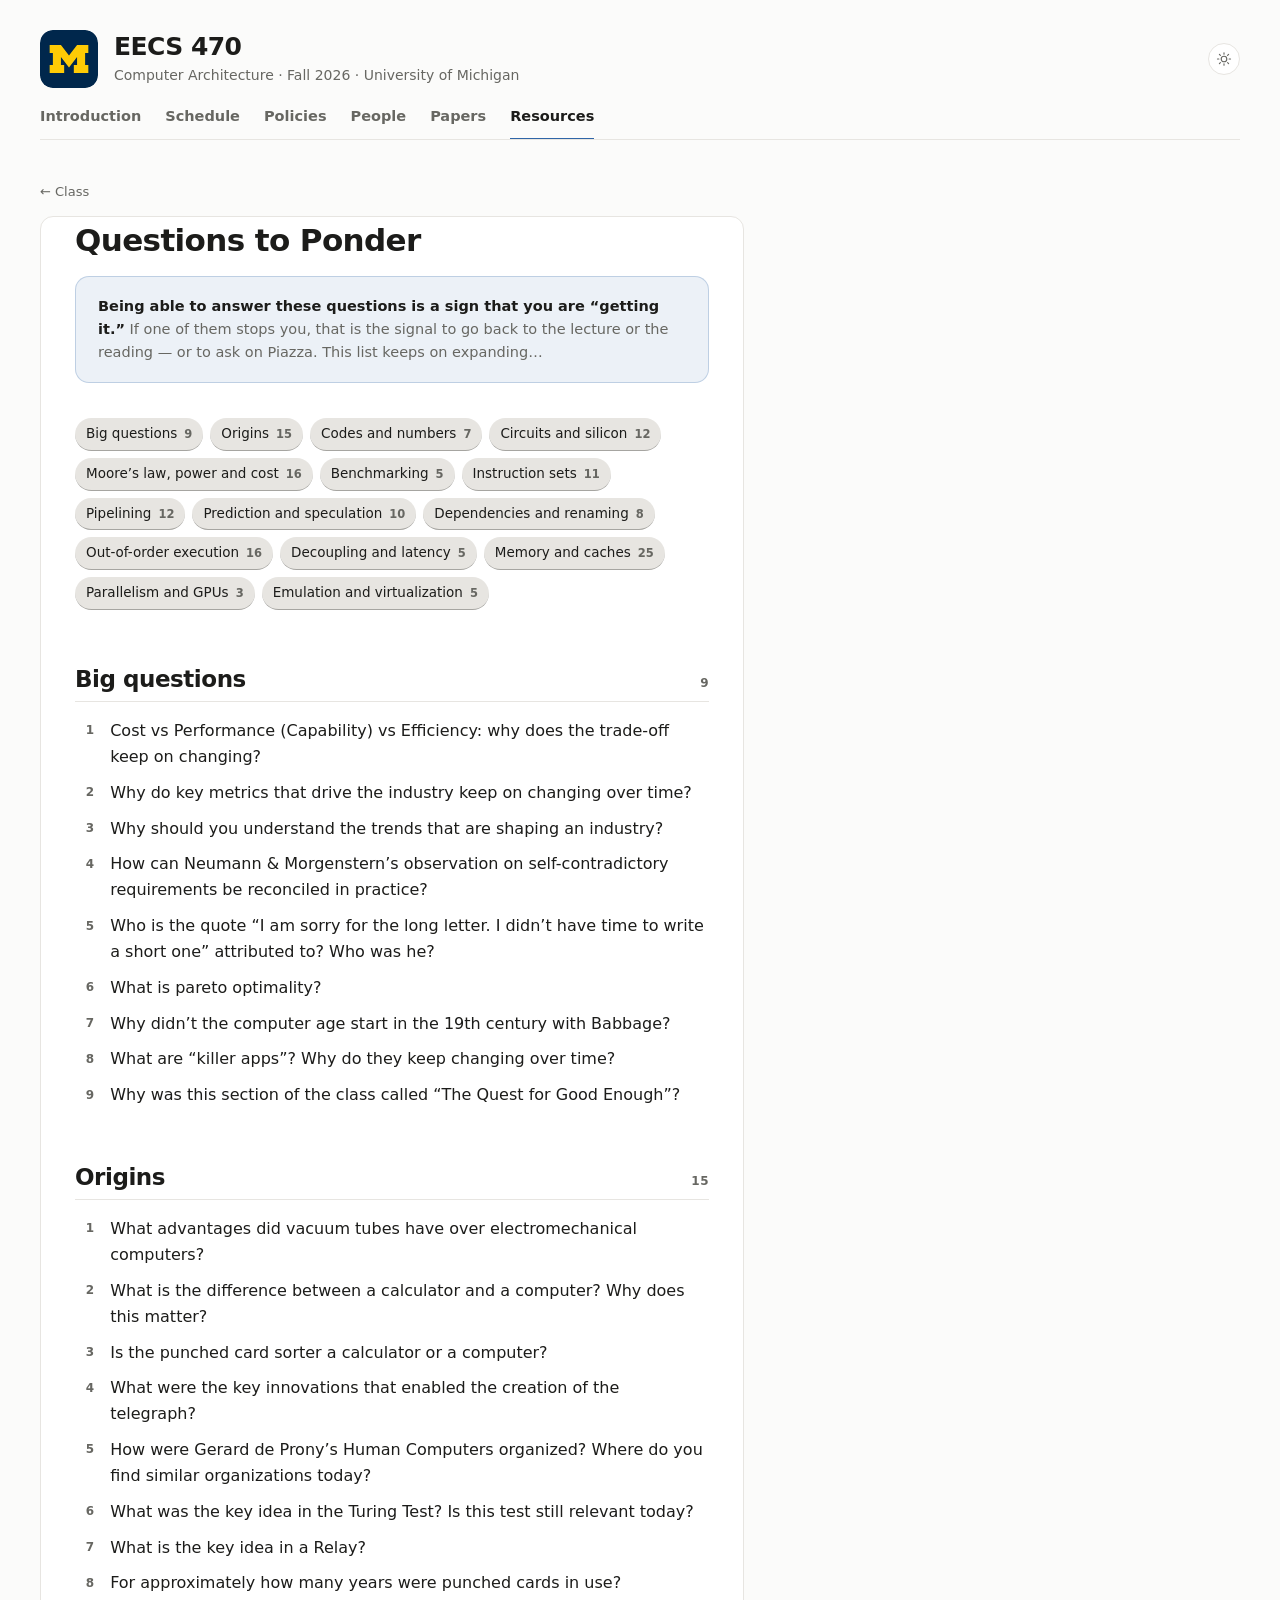
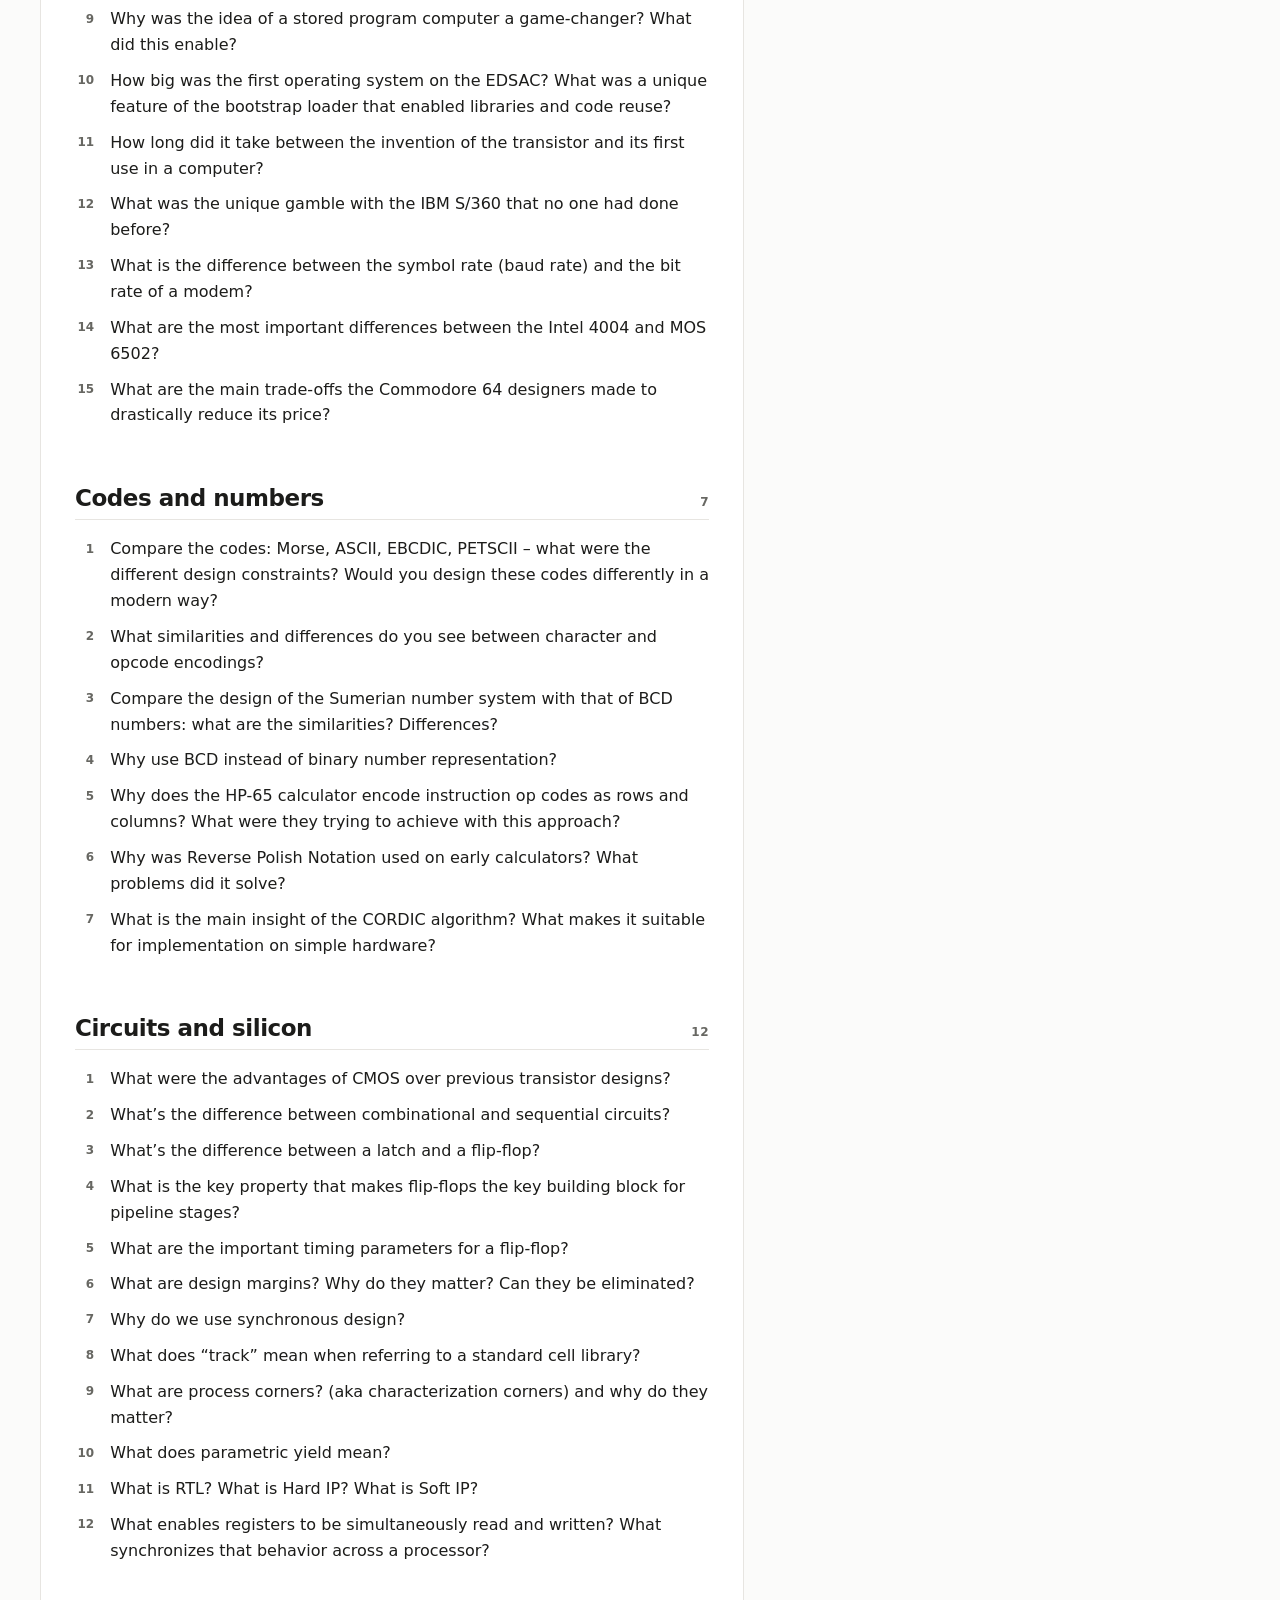
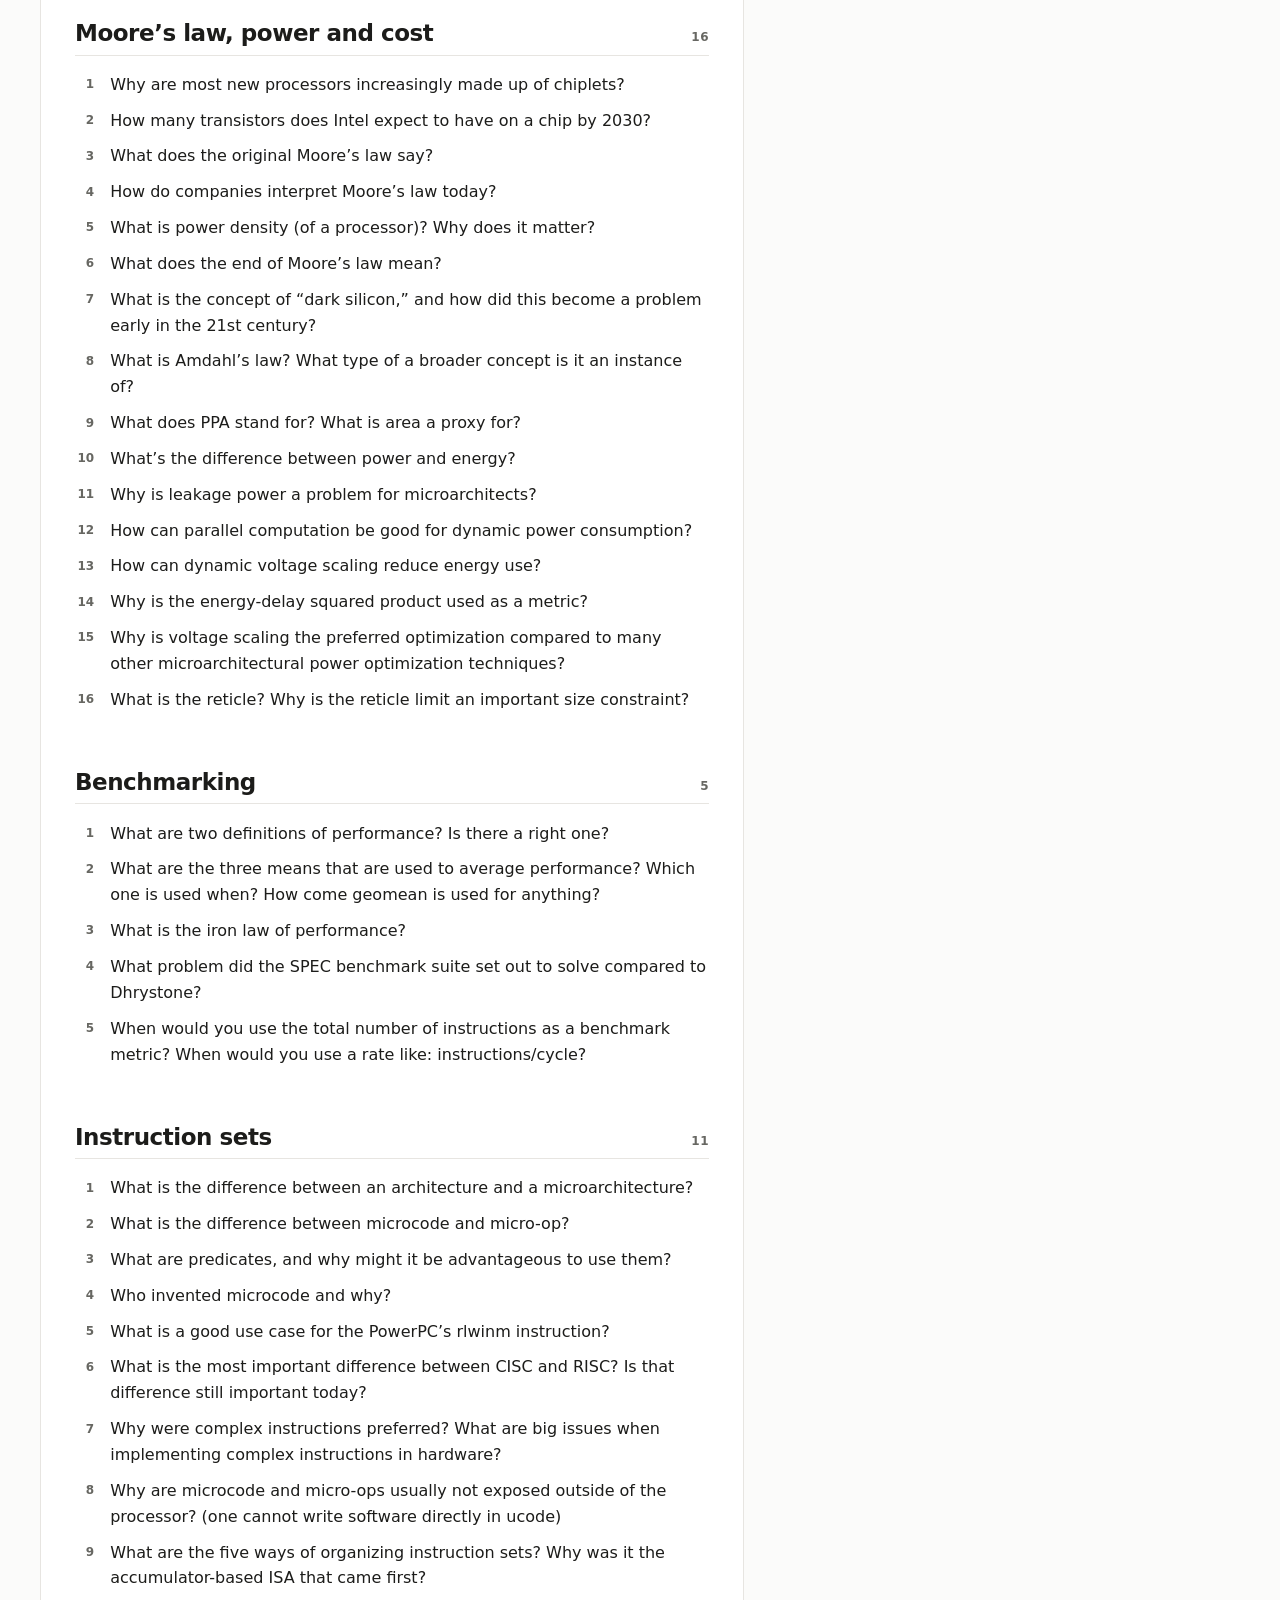
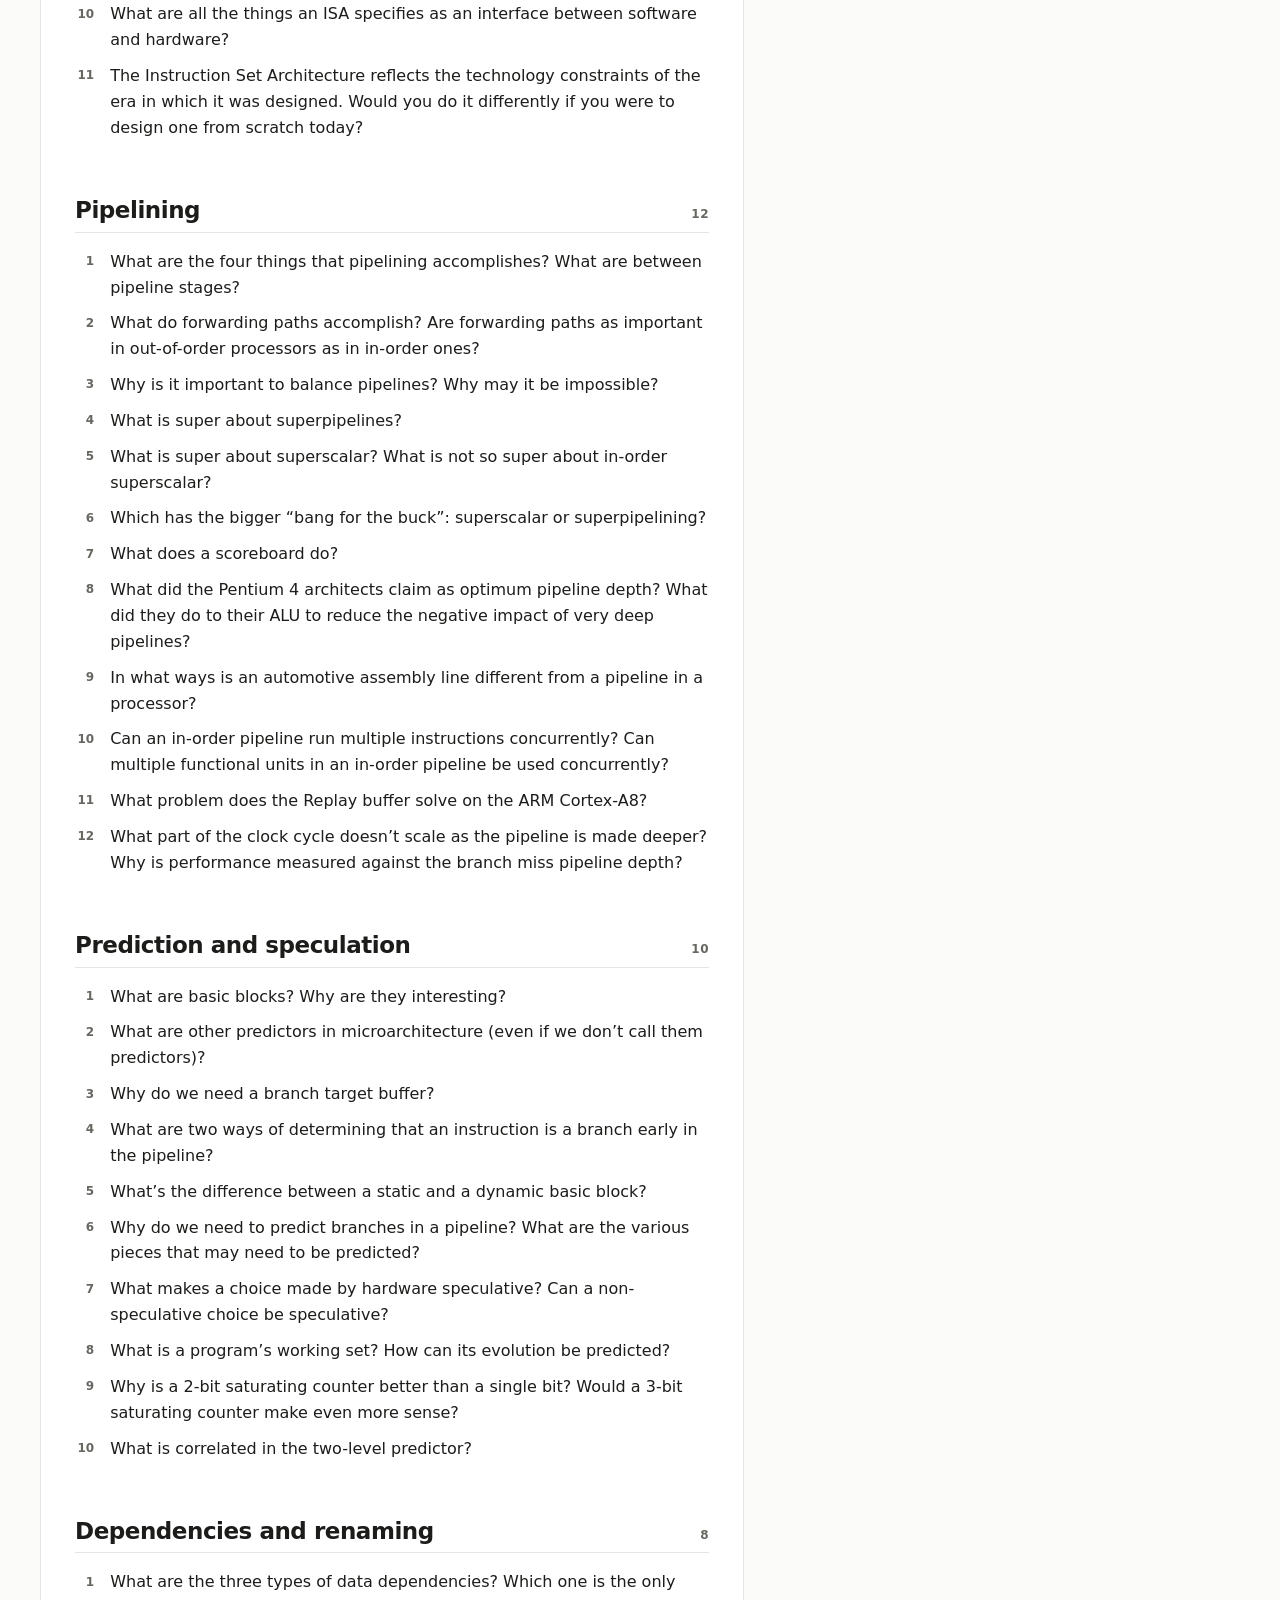
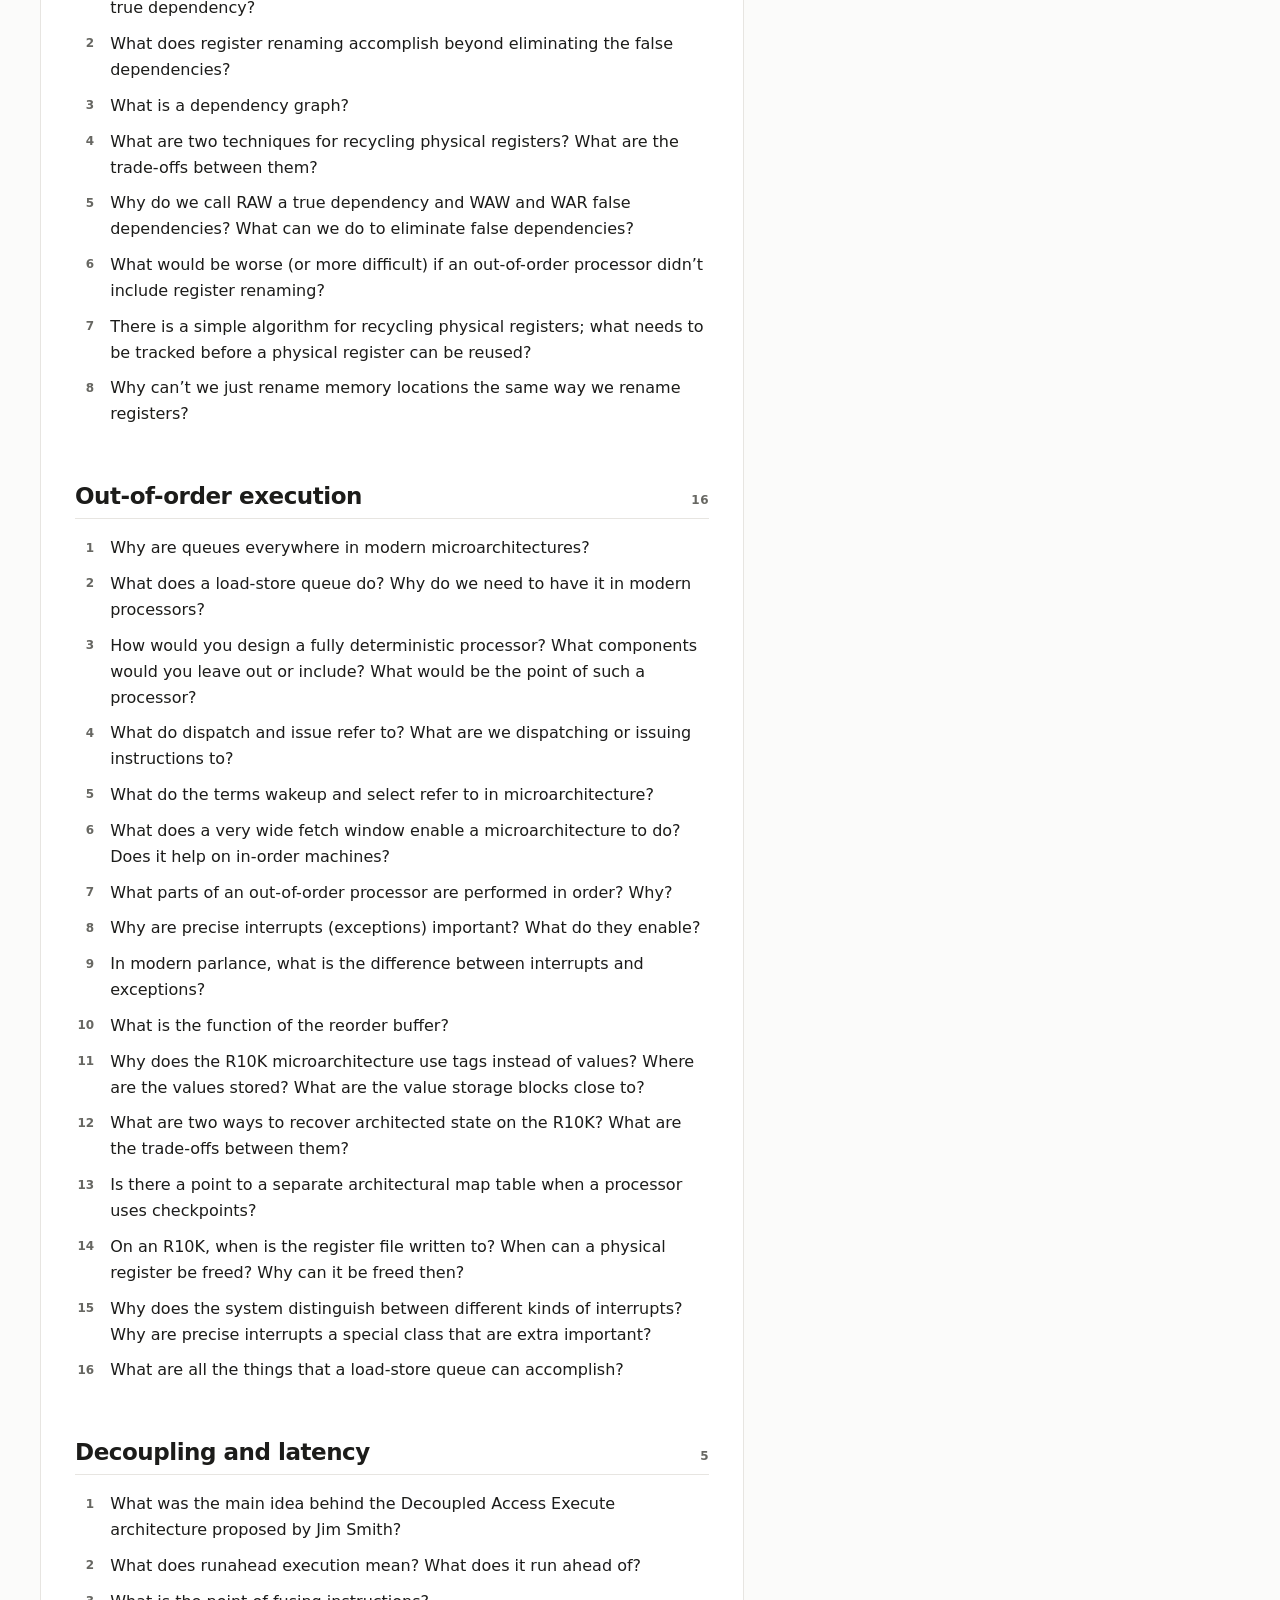
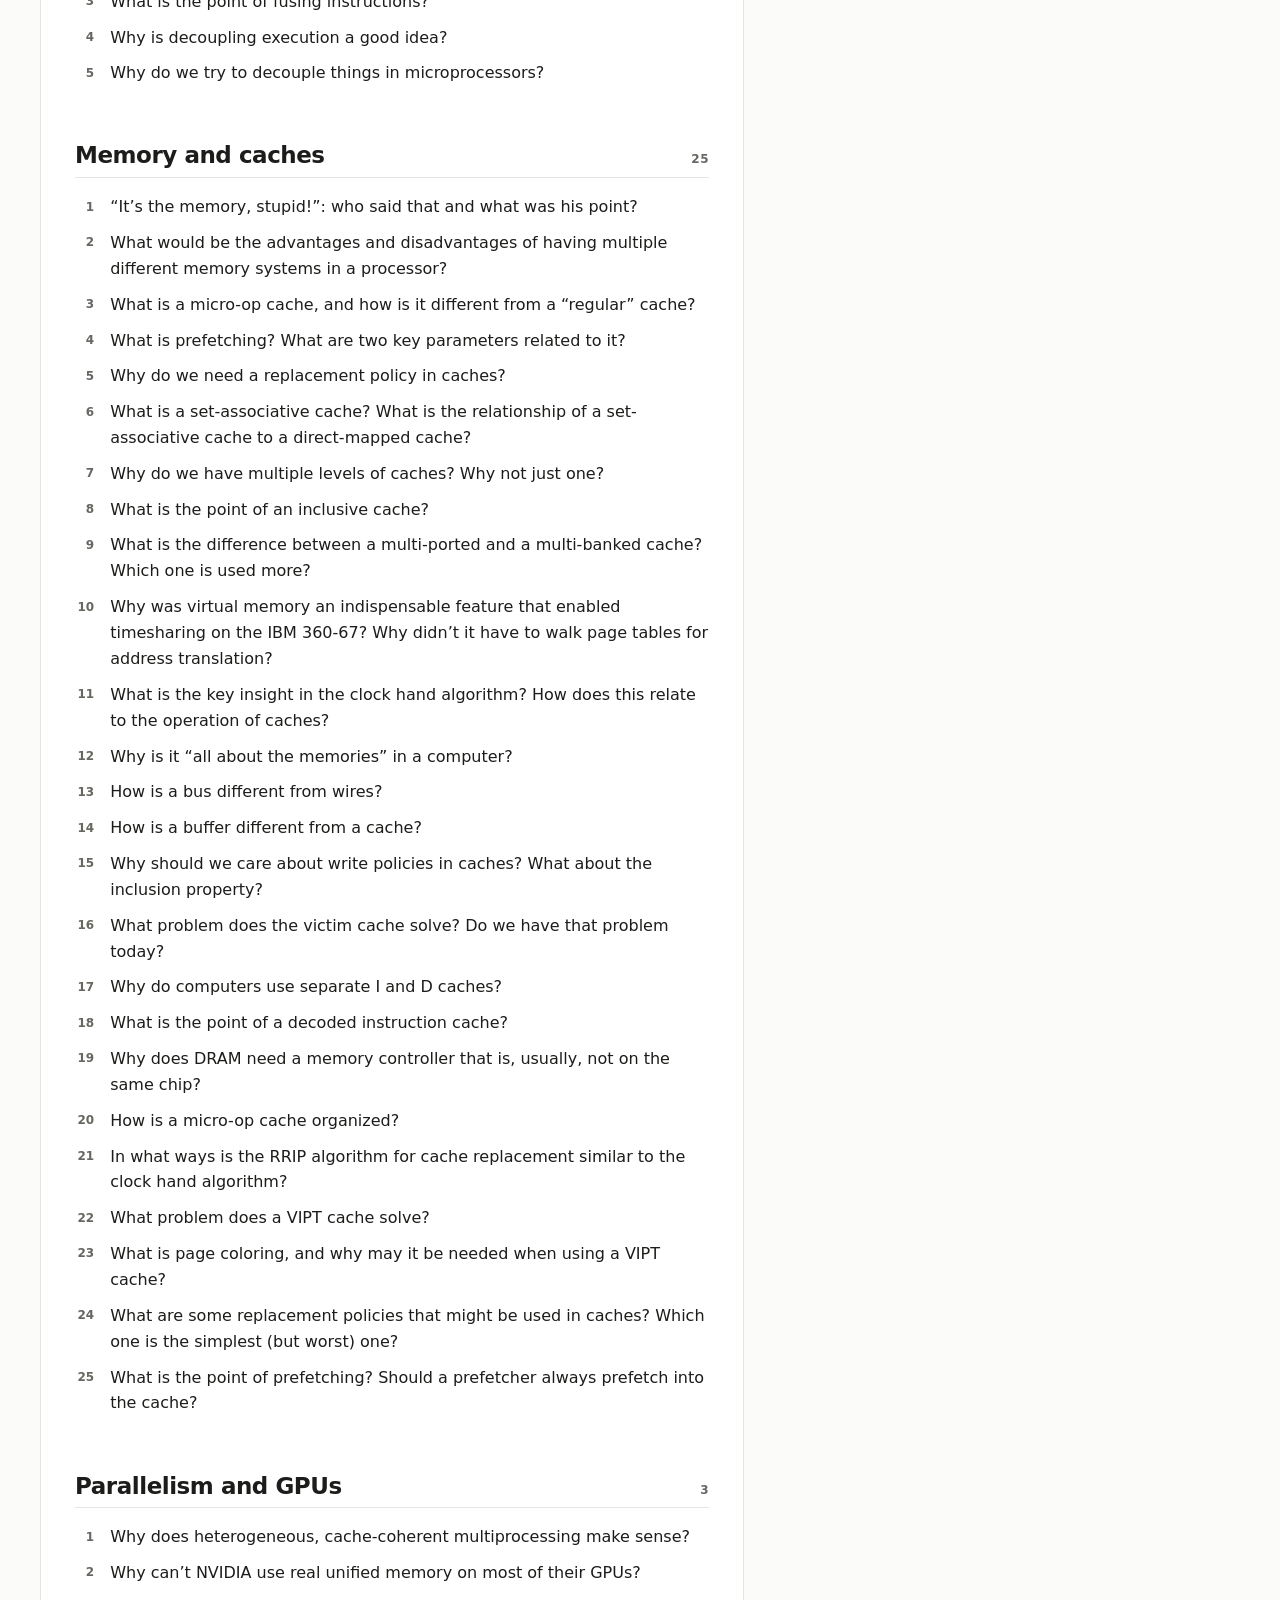
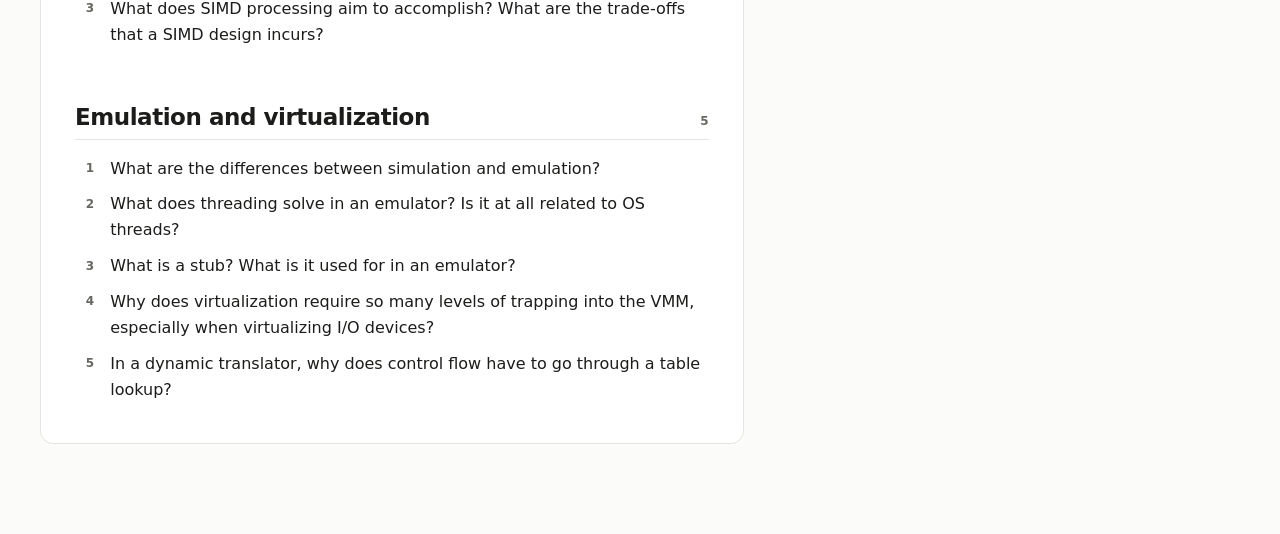
<file: questions-to-ponder.html>
<!DOCTYPE html>
<html lang="en"><head><meta charset="utf-8">
<meta name="viewport" content="width=device-width,initial-scale=1">
<title>Questions to Ponder · EECS 470</title>
<link rel="canonical" href="https://eecs470.com/questions-to-ponder.html">
<meta property="og:type" content="website">
<meta property="og:site_name" content="EECS 470">
<meta property="og:title" content="Questions to Ponder · EECS 470">
<meta property="og:url" content="https://eecs470.com/questions-to-ponder.html">
<meta property="og:image" content="https://eecs470.com/images/og-card.png">
<meta property="og:image:width" content="1200">
<meta property="og:image:height" content="630">
<meta name="twitter:card" content="summary_large_image">
<style>
/* Everything both pages need before either says anything of its own: the two
   palettes, the colour-scheme switch, the box model, the body type and the
   page frame. Written once because it was written twice and drifted — the
   reading template's body forgot the font, so the shared header rendered in
   the browser's default serif, and its shorter token list was a shade off in
   two places and missing --lens entirely.

   The same values twice for the palettes: no data-theme means follow the
   system, which is the state everyone starts in, and an explicit choice has to
   beat it in both directions. */
:root{ --bg:#fbfbfa;--panel:#fff;--ink:#1c1c1a;
 /* --muted has to clear 4.5:1 on every ground it lands on, and there are
    five: white, the page, the chip fill, and the two tinted note cards.
    #6f6f69 cleared white at 5.1 and failed the chips at 4.0 — a gap the
    reading pages used to paper over with a darker value of their own,
    until the two palettes were merged and the difference became a bug
    instead of a duplicate. Solved against the darkest of the five. */
 --muted:#676762;
 /* --faint labels the content rather than being content, but it still
    has to clear 4.5:1 — the old #9b9891 measured 2.8:1 on white. These
    are the lightest values that pass, solved for rather than picked.
    #797671 clears white but not --bg, which the footer sits on, so the
    value is the one that passes on both grounds. */
 --faint:#76746f;
 --line:#e7e5e1;--band:#f5f4f1;
 /* Week dividers carry the signature Blue (#00274C), softened toward the
    page — full strength read as too heavy a grid line. With row banding gone
    (all rows white for contrast), the divider alone carries the week rhythm. */
 --wkline:color-mix(in srgb,#00274C 55%,#fff);
 --accent:#0b6b5f;--accent-soft:#e4f1ee;--accent-line:#9fcdc4;
 /* Arboretum Blue (#2F65A7), the university's secondary blue, marks the week
    pane; maize (#FFCB05) is the focus ring. The signature Blue #00274C reads as
    near-black at this size and lost the pane against the page. Arboretum Blue is
    the palette's designated accent, which is exactly the pane's role. Kept as
    its own token rather than folded into --accent: the pane carries university
    identity, the accent carries the reading interface. */
 --lens:#2F65A7;--lens-on:#fff;--lens-focus:#FFCB05;
 --lens-fill:color-mix(in srgb,#2F65A7 9%,transparent);
 --lens-ink:#2F65A7;--lens-line:color-mix(in srgb,#2F65A7 24%,transparent);
 --today:#b8541f;--today-soft:#fdefe6;
 --off:#936507;--off-soft:#faf0da;
 /* The pane sits above the table again. Kept shallow: it lands on the
    rows just outside the current week, and those are still meant to be
    read. */
 --lens-shadow:0 10px 22px -12px rgba(20,20,18,.34),0 2px 5px rgba(20,20,18,.09);
 --lens-shadow-drag:0 18px 32px -12px rgba(20,20,18,.44),0 3px 8px rgba(20,20,18,.13);
 --lab:#5b4a8a;--lab-soft:#eeeaf7;--exam:#a4243b;--exam-soft:#fbe9ec;}
@media (prefers-color-scheme:dark){:root:not([data-theme=light]){ /* Deeper on a dark ground, where a light shadow is invisible. */
 --lens-shadow:0 14px 26px -12px rgba(0,0,0,.72),0 2px 6px rgba(0,0,0,.45);
 --lens-shadow-drag:0 22px 38px -12px rgba(0,0,0,.8),0 3px 9px rgba(0,0,0,.55);
 --bg:#141413;--panel:#1c1c1a;--ink:#ecebe7;--muted:#a09d95;--faint:#86837d;
 --line:#312f2b;--band:#1f1f1c;
 --wkline:color-mix(in srgb,#4f86c6 55%,#1c1c1a); /* signature Blue vanishes on a dark ground */
 --accent:#61c2b0;--accent-soft:#123531;--accent-line:#2a6b61;
 /* Arboretum Blue holds up on a dark ground too, so both themes use the same
    brand value; only the wash behind it is opened up. */
 /* Darkened from #4f86c6 so the white on the week badge and the grip
    clears 4.5:1; the wash below still mixes from the brand value. */
 --lens:#4879b3;--lens-on:#fff;--lens-focus:#FFCB05;
 --lens-fill:color-mix(in srgb,#4f86c6 15%,transparent);
 --lens-ink:#7fb0e8;--lens-line:color-mix(in srgb,#4f86c6 34%,transparent);
 --today:#eb975e;--today-soft:#3a2415;
 --off:#dfa63a;--off-soft:#2b2211;
 --lab:#ab9ae0;--lab-soft:#241d3a;--exam:#e8798c;--exam-soft:#3a1a20;}}
:root[data-theme=dark]{ /* Deeper on a dark ground, where a light shadow is invisible. */
 --lens-shadow:0 14px 26px -12px rgba(0,0,0,.72),0 2px 6px rgba(0,0,0,.45);
 --lens-shadow-drag:0 22px 38px -12px rgba(0,0,0,.8),0 3px 9px rgba(0,0,0,.55);
 --bg:#141413;--panel:#1c1c1a;--ink:#ecebe7;--muted:#a09d95;--faint:#86837d;
 --line:#312f2b;--band:#1f1f1c;
 --wkline:color-mix(in srgb,#4f86c6 55%,#1c1c1a); /* signature Blue vanishes on a dark ground */
 --accent:#61c2b0;--accent-soft:#123531;--accent-line:#2a6b61;
 /* Arboretum Blue holds up on a dark ground too, so both themes use the same
    brand value; only the wash behind it is opened up. */
 /* Darkened from #4f86c6 so the white on the week badge and the grip
    clears 4.5:1; the wash below still mixes from the brand value. */
 --lens:#4879b3;--lens-on:#fff;--lens-focus:#FFCB05;
 --lens-fill:color-mix(in srgb,#4f86c6 15%,transparent);
 --lens-ink:#7fb0e8;--lens-line:color-mix(in srgb,#4f86c6 34%,transparent);
 --today:#eb975e;--today-soft:#3a2415;
 --off:#dfa63a;--off-soft:#2b2211;
 --lab:#ab9ae0;--lab-soft:#241d3a;--exam:#e8798c;--exam-soft:#3a1a20;}
:root{color-scheme:light}
@media (prefers-color-scheme:dark){:root:not([data-theme=light]){color-scheme:dark}}
:root[data-theme=dark]{color-scheme:dark}
:root[data-theme=light]{color-scheme:light}
*{box-sizing:border-box}
html{scroll-behavior:smooth}
@media (prefers-reduced-motion:reduce){
 html{scroll-behavior:auto}
}
body{margin:0;background:var(--bg);color:var(--ink);
 font:15px/1.5 ui-sans-serif,-apple-system,"Segoe UI",Inter,system-ui,sans-serif;
 -webkit-font-smoothing:antialiased}
.wrap{max-width:1240px;margin:0 auto;padding:30px 20px 90px}
/* Embedded — framed by the infiniSym phone app (2026-09-16): the frame IS the
   schedule, so no masthead or tabs, tight margins, and the reader lands on
   today (see the week-pane block). Detected before first paint in <head>. */
.embed header{display:none}
.embed .wrap{padding:54px 8px 40px;overflow-x:hidden}   /* the app floats a Today pill over the top */
html.embed,.embed body{overflow-x:hidden}   /* the frame moves up and down only */
.embed .mnote{display:none}   /* meeting times + the deliverables rule: the frame is for the rows */
/* The back link sits where a tab's content begins, above the page's own
   title — the reader has not left the site, only followed a link out of a
   tab. */
/* The wrap is now as wide as the schedule's, so the content needs the same
   measure a tab gives it — otherwise a subpage runs 1100px to the line. */
main.prose{max-width:44rem}
.subback{margin:0 0 14px}
a.back{font-family:ui-sans-serif,-apple-system,system-ui,sans-serif;font-size:13px;
 color:var(--muted);text-decoration:none;border:0}
a.back:hover{color:var(--ink)}

/* One face for the whole site, the schedule's. The serif was reserved for
   essays and handouts, which sounded like a rule and read like an accident:
   clicking from Resources into a reference page changed voice mid-thought. A
   pound heavier than the reference size (15px) because this also carries the
   Class 1 essay, which is long. */
.prose{font:16px/1.62 ui-sans-serif,-apple-system,"Segoe UI",Inter,system-ui,sans-serif}
.prose h1,.prose h2,.prose h3,.prose h4{
 font-family:ui-sans-serif,-apple-system,system-ui,sans-serif;
 line-height:1.25;letter-spacing:-.02em;margin:1.9em 0 .5em}
.prose h1{font-size:31px;margin-top:0}
.prose h2{font-size:23px}
.prose h3{font-size:18.5px}
.prose p{margin:0 0 1.15em}
/* One link style for the whole site: the schedule's. A link keeps the colour
   of the text around it and is marked by a faint rule underneath that firms up
   on hover. Colour is left to the chips, which use it to mean something —
   teal links were competing with them for the same signal. currentColor keeps
   the rule honest inside a muted summary and in dark mode alike. */
/* The card: the schedule table's surface, for content that is a list of
   things rather than prose to be read straight through. Declared here, in the
   shared prose stylesheet, so a standalone page can wear it as well as a tab
   — Questions to Ponder is a lookup table that happens to live at its own
   URL. */
.prose.card,
.prose .gallery,
.prose .people{background:var(--panel);border:1px solid var(--line);
 border-radius:13px}
.prose.card{padding:4px 34px 24px}
.prose a{color:inherit;text-decoration:none;
 border-bottom:1px solid color-mix(in srgb,currentColor 32%,transparent)}
.prose a:hover{border-bottom-color:currentColor}
.prose blockquote{margin:1.6em 0;padding:2px 0 2px 20px;
 border-left:2px solid var(--accent);color:var(--muted);font-size:15.5px;
 font-style:italic}
.prose blockquote p:last-child{margin:0}
.prose code{font:14px ui-monospace,SFMono-Regular,Menlo,monospace;
 background:var(--line);padding:1px 5px;border-radius:4px}
.prose pre{background:var(--line);padding:14px 16px;border-radius:9px;
 overflow-x:auto}
.prose pre code{background:none;padding:0}
.prose img{max-width:100%;height:auto;border-radius:8px}
/* A summary card above a long essay: set in sans at a smaller size so it reads
   as apparatus rather than as the opening paragraphs of the piece itself. */
.prose .tldr{background:var(--lens-fill);border:1px solid var(--lens-line);
 border-radius:14px;padding:20px 24px 22px;margin:0 0 2.6em;
 font-family:ui-sans-serif,-apple-system,system-ui,sans-serif;
 font-size:15px;line-height:1.6}
.prose .tldr h2{font-size:11px;font-weight:700;letter-spacing:.09em;
 text-transform:uppercase;color:var(--lens-ink);margin:0 0 12px}
.prose .tldr p{margin:0 0 .9em}
.prose .tldr ul{margin:0 0 .9em;padding-left:20px}
.prose .tldr li{margin:.5em 0}
.prose .tldr strong{color:var(--ink)}
.prose .tldr > *:last-child{margin-bottom:0}
.prose hr{border:0;border-top:1px solid var(--line);margin:2.4em 0}
.prose li{margin:.3em 0}
.prose table{border-collapse:collapse;width:100%;min-width:0;margin:1.5em 0;
 font-family:ui-sans-serif,-apple-system,system-ui,sans-serif;font-size:15px}
.prose th{text-align:left;font-size:11px;font-weight:700;letter-spacing:.06em;
 text-transform:uppercase;color:var(--muted);padding:0 12px 7px 0;
 border-bottom:1px solid var(--line)}
.prose th:last-child,.prose td:last-child{text-align:right;padding-right:0}
.prose td{padding:7px 12px 7px 0;border-bottom:1px solid var(--line)}
.prose tr:last-child td{border-bottom:0}
/* One person per row: portrait left, description filling the width beside it.
   Two people abreast was tried and read as a grid of cards; a single column
   reads as a list of people, which is what it is. */
/* The roster's card. Padding here rather than in the shared card rule
   further up: this rule is emitted later and its `padding:0` was quietly
   winning, so the portraits sat against the border. Top margin is nearly
   nothing — the panel's own 20px already stands the card off the tabs, and
   the page reads better with the roster high. */
.prose .people{margin:.2em 0 1em;padding:20px 34px;list-style:none}
.prose .people li{display:flex;gap:22px;align-items:center;margin:0 0 30px;
 font-family:ui-sans-serif,-apple-system,system-ui,sans-serif}
.prose .people li:last-child{margin-bottom:0}
.prose .people img{width:112px;height:112px;flex:0 0 112px;border-radius:50%;
 display:block;margin:0;background:var(--line)}
.prose .people h3{font-size:16.5px;margin:0 0 6px;letter-spacing:-.01em}
.prose .people p{font-size:14.5px;line-height:1.6;color:var(--muted);margin:0}
.prose .people p .chip{color:var(--lens-ink)}
.prose .people p .chip.gsi{color:var(--lab)}
.prose .people p .chip.ia{color:var(--accent)}
/* Resource gallery: cover on the left, title and summary on the right, one
   document per row — the People page's shape, which suits a scan-down list. */
/* Indented under its group heading, so the headings own the left margin and
   the documents read as belonging to them. */
.prose .gallery{margin:.5em 0 2.2em;padding:16px 34px 18px;list-style:none}
/* The row is the card, and it is the row that highlights — the link lives on
   the cover and the title instead of wrapping the whole thing, so a summary
   can carry links of its own. Centred, not top-aligned: covers are several
   different heights, and a one-line summary hanging off the top of a tall
   cover read as a mistake. */
.prose .gallery > li{display:flex;gap:36px;align-items:center;
 padding:10px;margin:0 -10px;border-radius:10px;
 font-family:ui-sans-serif,-apple-system,system-ui,sans-serif}
.prose .gallery > li:hover{background:var(--band)}
/* A card with a long summary keeps its cover at the top, beside the title,
   rather than floating halfway down an essay. */
.prose .gallery > li.tall{align-items:flex-start}
.prose .gallery > li.tall .shot{margin-top:4px}
.prose .gallery .shot{text-decoration:none;border-bottom:0}
.prose .gallery h3 a{color:inherit}

/* A cover keeps the proportions of the page it came from: a slide deck is
   landscape, a paper portrait. Squeezing both into one portrait box left the
   decks as a stripe in the middle of a lot of empty card. So the column is
   sized for the widest cover and each one is centred in it — the summaries
   still share a left edge, and the covers share a centre line down the page.
   The two bounds are picked so a portrait page and a 16:9 slide come out at
   about the same area, and neither dwarfs its neighbours. */
.prose .gallery .shot{flex:0 0 132px;display:flex;justify-content:center}
/* Lifted off the page, the way the documents themselves would be. Two layers:
   a tight one that reads as contact with the page, and a wider, softer one
   that gives it height. */
.prose .gallery .cover{max-width:132px;max-height:118px;width:auto;height:auto;
 border-radius:3px;border:1px solid var(--line);background:var(--panel);
 box-shadow:0 1px 2px rgba(20,20,18,.10),0 6px 14px -5px rgba(20,20,18,.26)}
/* A logo is not a document: no border, panel or shadow, and a little smaller
   than a cover so it does not outweigh the first pages beside it. */
.prose .gallery .cover.logo{border:0;background:none;box-shadow:none;
 border-radius:0;max-width:104px;max-height:96px}
/* On a dark ground a grey shadow disappears; only a black one still reads. */
@media (prefers-color-scheme:dark){:root:not([data-theme=light]) .prose .gallery .cover,
:root:not([data-theme=light]) .prose .gallery .shot.tile{
 box-shadow:0 1px 2px rgba(0,0,0,.5),0 7px 16px -5px rgba(0,0,0,.62)}}
:root[data-theme=dark] .prose .gallery .cover,
:root[data-theme=dark] .prose .gallery .shot.tile{
 box-shadow:0 1px 2px rgba(0,0,0,.5),0 7px 16px -5px rgba(0,0,0,.62)}
/* The theme shadow rules outrank .cover.logo, so say it again for dark. */
@media (prefers-color-scheme:dark){:root:not([data-theme=light]) .prose .gallery .cover.logo{
 box-shadow:none}}
:root[data-theme=dark] .prose .gallery .cover.logo{box-shadow:none}
.prose .gallery h3{font-size:15px;margin:0 0 4px;line-height:1.35}
/* A summary-less entry renders as a text tile: the title occupies the cover's
   slot and is the whole card. Dressed like a cover — border, panel, lift — so
   the column keeps one visual rhythm. */
.prose .gallery .shot.tile{box-sizing:border-box;min-height:76px;
 align-items:center;text-align:center;padding:12px 10px;
 font-size:14px;font-weight:600;line-height:1.35;
 border-radius:3px;border:1px solid var(--line);background:var(--panel);
 box-shadow:0 1px 2px rgba(20,20,18,.10),0 6px 14px -5px rgba(20,20,18,.26)}
.prose .gallery li:hover .shot.tile{text-decoration:underline;
 text-underline-offset:2px}
.prose .gallery li:hover h3 a{text-decoration:underline;
 text-underline-offset:2px}
.prose .gallery p{font-size:14px;line-height:1.55;color:var(--muted);margin:0}
/* A long summary keeps its paragraphs and lists, in the same small muted
   face, with ordinary spacing between blocks. */
.prose .gallery .sum p,.prose .gallery .sum li{font-size:14px;line-height:1.55;
 color:var(--muted)}
.prose .gallery .sum p{margin:0 0 .8em}
.prose .gallery .sum p:last-child{margin-bottom:0}
.prose .gallery .sum ul{margin:.4em 0 .8em;padding-left:1.3em;list-style:disc}
.prose .gallery .sum li{margin:.25em 0}
.prose .gallery + h2{margin-top:1.6em}
/* A group's lead essay sits between its heading and its cards, at the prose
   measure; the cards then follow at their usual spacing. */
.prose .lead{margin:0 0 1.4em}
.prose .lead p,.prose .lead li{font-size:16px;line-height:1.6}
@media (max-width:520px){
 .prose.card,.prose .people,.prose .gallery{padding-left:16px;
  padding-right:16px}
 .prose .gallery .shot{flex:0 0 96px}
 .prose .gallery .cover{max-width:96px;max-height:86px}
 .prose .gallery .cover.logo{max-width:76px;max-height:70px}
 .prose .gallery > li{gap:26px}
}

@media (max-width:520px){
 .prose .people li{gap:16px;margin-bottom:24px}
 .prose .people img{width:88px;height:88px;flex-basis:88px}}

@page{size:letter;margin:19mm 17mm}
@media print{
 body{background:#fff;color:#000}
 .prose{font-size:11pt}
 .wrap{max-width:none;padding:0}
 .prose a{color:#000;text-decoration:none}
 .prose h1,.prose h2,.prose h3,.prose h4{break-after:avoid;page-break-after:avoid}
 .prose blockquote,.prose pre,.prose img{break-inside:avoid;page-break-inside:avoid}
}
@media print{header,.subback{display:none}}

header{margin-bottom:20px}
h1{font-size:25px;font-weight:650;letter-spacing:-.022em;margin:0}
.sub{color:var(--muted);font-size:14px;margin:3px 0 0}
/* Tabs scroll away with the header rather than pinning: the schedule is the
   page, and a permanent strip of chrome above 47 rows costs more than it
   returns. Anchors, not buttons, so a tab is linkable and Back works. */
/* The tab row scrolls inside itself rather than widening the page: a page that
   scrolls sideways makes every card look broken. Below 600px it stops scrolling
   and becomes a grid instead — see the note there. scrollbar-width:none because
   it would sit on the rule. */
.tabs{display:flex;gap:24px;margin:18px 0 0;border-bottom:1px solid var(--line);
 overflow-x:auto;scrollbar-width:none}
.tabs::-webkit-scrollbar{display:none}
.tab{font-size:14.5px;font-weight:560;color:var(--muted);text-decoration:none;
 padding:0 0 10px;margin-bottom:-1px;border-bottom:2px solid transparent;
 white-space:nowrap}
.tab:hover{color:var(--ink)}
.tab[aria-current=page]{color:var(--ink);border-bottom-color:var(--lens)}
.tab:focus-visible{outline:2px solid var(--lens-focus);outline-offset:3px;
 border-radius:3px}
.panel{padding-top:20px}
.panel[hidden]{display:none}
/* The subpage's own name is the h1, so its brand line is a paragraph
   dressed as one. */
.titlebar .brand{font-size:25px;font-weight:650;letter-spacing:-.022em;
 margin:0;line-height:1.2}
/* Six tabs stand between the top of the page and the table, and a keyboard
   user meets them on every visit. Off-screen until focused. */
.skip{position:absolute;left:-9999px;top:0;z-index:20;
 font:600 14px/1 ui-sans-serif,-apple-system,system-ui,sans-serif;
 background:var(--panel);color:var(--ink);padding:12px 16px;
 border:1px solid var(--line);border-radius:0 0 10px 0;text-decoration:none}
.skip:focus{left:0}
.titlebar{display:flex;align-items:center;gap:16px}
/* Pushed to the far right of the header by margin, so it needs no width of its
   own and the title keeps the space it had. The icon names the theme you are
   in, not the one you would get: a sun that turns into a moon reads as state,
   while a moon in daylight reads as a broken toggle. */
.themesw{margin-left:auto;flex:0 0 auto;width:32px;height:32px;
 display:grid;place-items:center;cursor:pointer;padding:0;
 border:1px solid var(--line);border-radius:50%;
 background:var(--panel);color:var(--muted)}
.themesw:hover{color:var(--ink);border-color:var(--faint)}
.themesw:focus-visible{outline:2px solid var(--lens-focus);outline-offset:2px}
.themesw svg{width:16px;height:16px;fill:none;stroke:currentColor;
 stroke-width:1.7;stroke-linecap:round;stroke-linejoin:round}
/* A 32px circle is a small thumb target, so the touch area is widened past the
   ring rather than the ring being made bigger than the header wants. */
@media (pointer:coarse){.themesw{position:relative}
 .themesw::after{content:"";position:absolute;inset:-7px}}
.themesw .moon{display:none}
@media (prefers-color-scheme:dark){:root:not([data-theme=light]) .themesw .moon{display:block}
 :root:not([data-theme=light]) .themesw .sun{display:none}}
:root[data-theme=dark] .themesw .moon{display:block}
:root[data-theme=dark] .themesw .sun{display:none}
@media print{.themesw{display:none}}
/* Centring the boxes leaves the text visibly low: the h1's half-leading
   sits above the caps while the subtitle's descenders hang below.
   Tightening the heading's leading puts the *ink* on the logo's centre —
   measured, not guessed: 1.5 is 2.2px low, 1.2 is 0.2px. */
.titlebar h1{line-height:1.2}
/* The radius is in the SVG too, so the mark is correct wherever it is used;
   this also rounds a raster logo if one is swapped in for the official file. */
.logo{width:58px;height:58px;flex:0 0 auto;border-radius:13px;display:block}
@media (max-width:640px){.logo{width:46px;height:46px;border-radius:11px}}
/* Six tabs need 524px of row; a 360px phone offers 332px, and the labels alone
   are 435px — no gap or font size fits them on one line at a readable size. So
   below 600px (measured: they still fit at 600, not at 520) the row becomes a
   three-column grid and every tab is on screen. Scrolling was worse than it
   looked: there is no scrollbar and no fade, so half the site was not merely
   awkward to reach but invisible, and following a link to a tab off the right
   edge left nothing visibly selected.

   Each cell carries its own baseline rather than the container carrying one.
   With a single rule under the whole nav, the active tab in the first row
   underlines against nothing — the mark floats in the middle of the block. */
@media (max-width:600px){
 .tabs{display:grid;grid-template-columns:repeat(3,minmax(0,1fr));
  gap:0 10px;overflow:visible;border-bottom:0}
 /* clamp rather than a second breakpoint: "Introduction" is the longest label
    and at a fixed 13.5px it clips in a 90px column on a 320px phone. */
 .tab{font-size:clamp(11.5px,3.6vw,13.5px);text-align:center;padding:8px 0 7px;
  margin-bottom:0;border-bottom:2px solid var(--line)}
 .tab[aria-current=page]{border-bottom-color:var(--lens)}
}


/* The header's responsive rules live with the header, not in the schedule
   page's mobile block — a subpage never sees that block, and the page
   frame has to narrow on a phone wherever the header appears. */
@media (max-width:760px){
 .wrap{padding:20px 14px 70px}
 .titlebar h1,.titlebar .brand{font-size:21px}
 .tabs{gap:18px}
}

</style>
<script>/* Before first paint: a stored choice must beat the system preference
   without the page flashing the other theme first. */
(function(){try{var t=localStorage.getItem("theme");
if(t==="dark"||t==="light")document.documentElement.dataset.theme=t;}catch(e){}})();</script>
</head><body><div class="wrap">
<header>
  <div class="titlebar">
    <img class="logo" src="images/michigan-m.svg" alt="University of Michigan">
    <div>
      <p class="brand">EECS 470</p>
      <p class="sub">Computer Architecture · Fall 2026 · University of Michigan</p>
    </div>
    <button class="themesw" id="themesw" type="button" aria-pressed="false"
        aria-label="Switch to dark theme" title="Switch to dark theme">
  <svg class="sun" viewBox="0 0 24 24" aria-hidden="true"><circle cx="12" cy="12" r="4.2"/>
  <path d="M12 2.6v2.1M12 19.3v2.1M4.3 12H2.2M21.8 12h-2.1M6.6 6.6 5.1 5.1M18.9 18.9l-1.5-1.5M17.4 6.6l1.5-1.5M5.1 18.9l1.5-1.5"/></svg>
  <svg class="moon" viewBox="0 0 24 24" aria-hidden="true">
  <path d="M20.5 14.6A8.6 8.6 0 0 1 9.4 3.5a8.6 8.6 0 1 0 11.1 11.1Z"/></svg>
</button>
  </div>
  <nav class="tabs"><a class="tab" href="index.html#introduction" data-tab="introduction">Introduction</a><a class="tab" href="index.html#schedule" data-tab="schedule">Schedule</a><a class="tab" href="index.html#policies" data-tab="policies">Policies</a><a class="tab" href="index.html#people" data-tab="people">People</a><a class="tab" href="index.html#papers" data-tab="papers">Papers</a><a class="tab" href="index.html#resources" data-tab="resources" aria-current="page">Resources</a></nav>
</header>
<div class="panel">
<nav class="subback" aria-label="Back"><a class="back" href="index.html#class">&larr; Class</a></nav>
<main class="prose card" id="main">
<style>
/* Page-specific. A long list of questions wants to be scanned before it is
   read, so the sections announce their size and the index at the top is a real
   index — 161 items is too many to page through hoping to land somewhere. */
.prose .note{background:var(--lens-fill);border:1px solid var(--lens-line);
 border-radius:14px;padding:18px 22px;margin:0 0 2.4em;
 font-family:ui-sans-serif,-apple-system,system-ui,sans-serif;
 font-size:14.5px;line-height:1.6;color:var(--muted)}
.prose .note p{margin:0}
.prose .note p + p{margin-top:.7em}
.prose .note strong{color:var(--ink)}

.prose .toc{display:flex;flex-wrap:wrap;gap:7px;margin:0 0 3em}
.prose .toc a{display:inline-flex;align-items:baseline;gap:7px;
 font-family:ui-sans-serif,-apple-system,system-ui,sans-serif;font-size:13.5px;
 text-decoration:none;color:var(--ink);background:var(--line);
 padding:5px 11px;border-radius:20px}
.prose .toc a:hover{background:var(--accent);color:#fff}
.prose .toc a span{font-size:11.5px;font-weight:680;color:var(--muted)}
.prose .toc a:hover span{color:#fff}

/* The count sits at the far right of the rule, where it reads as a tally of
   the section rather than as part of its name. */
.prose h2{display:flex;align-items:baseline;justify-content:space-between;
 gap:14px;border-bottom:1px solid var(--line);padding-bottom:.3em;
 margin:2.4em 0 .7em;scroll-margin-top:18px}
.prose h2 .count{font-size:12px;font-weight:680;letter-spacing:.04em;
 color:var(--muted);flex:0 0 auto}

/* Numbered so a question can be pointed at in class — "number 7 in caches". */
.prose ol.qs{margin:0 0 1em;padding-left:0;list-style:none;counter-reset:q}
.prose ol.qs li{counter-increment:q;position:relative;
 padding:0 0 0 2.2em;margin:0 0 .62em}
.prose ol.qs li::before{content:counter(q);position:absolute;left:0;top:.28em;
 font-family:ui-sans-serif,-apple-system,system-ui,sans-serif;font-size:12px;
 font-weight:680;color:var(--muted);width:1.6em;text-align:right}

@media print{
 .prose .toc{display:none}
 .prose ol.qs li{break-inside:avoid;page-break-inside:avoid}
}
</style>

<h1>Questions to Ponder</h1>

<div class="note">
  <p><strong>Being able to answer these questions is a sign that you are
  “getting it.”</strong> If one of them stops you, that is the signal to go back
  to the lecture or the reading — or to ask on Piazza. This list keeps on
  expanding&hellip;</p>
</div>

<nav class="toc" aria-label="Sections">

  <a href="#big-questions">Big questions <span>9</span></a>
  <a href="#origins">Origins <span>15</span></a>
  <a href="#codes-and-numbers">Codes and numbers <span>7</span></a>
  <a href="#circuits-and-silicon">Circuits and silicon <span>12</span></a>
  <a href="#moores-law-power-and-cost">Moore’s law, power and cost <span>16</span></a>
  <a href="#benchmarking">Benchmarking <span>5</span></a>
  <a href="#instruction-sets">Instruction sets <span>11</span></a>
  <a href="#pipelining">Pipelining <span>12</span></a>
  <a href="#prediction-and-speculation">Prediction and speculation <span>10</span></a>
  <a href="#dependencies-and-renaming">Dependencies and renaming <span>8</span></a>
  <a href="#out-of-order-execution">Out-of-order execution <span>16</span></a>
  <a href="#decoupling-and-latency">Decoupling and latency <span>5</span></a>
  <a href="#memory-and-caches">Memory and caches <span>25</span></a>
  <a href="#parallelism-and-gpus">Parallelism and GPUs <span>3</span></a>
  <a href="#emulation-and-virtualization">Emulation and virtualization <span>5</span></a>
</nav>

<h2 id="big-questions">Big questions<span class="count">9</span></h2>
<ol class="qs">
  <li>Cost vs Performance (Capability) vs Efficiency: why does the trade-off keep on changing?</li>
  <li>Why do key metrics that drive the industry keep on changing over time?</li>
  <li>Why should you understand the trends that are shaping an industry?</li>
  <li>How can Neumann &amp; Morgenstern’s observation on self-contradictory requirements be reconciled in practice?</li>
  <li>Who is the quote “I am sorry for the long letter. I didn’t have time to write a short one” attributed to? Who was he?</li>
  <li>What is pareto optimality?</li>
  <li>Why didn’t the computer age start in the 19th century with Babbage?</li>
  <li>What are “killer apps”? Why do they keep changing over time?</li>
  <li>Why was this section of the class called “The Quest for Good Enough”?</li>
</ol>

<h2 id="origins">Origins<span class="count">15</span></h2>
<ol class="qs">
  <li>What advantages did vacuum tubes have over electromechanical computers?</li>
  <li>What is the difference between a calculator and a computer? Why does this matter?</li>
  <li>Is the punched card sorter a calculator or a computer?</li>
  <li>What were the key innovations that enabled the creation of the telegraph?</li>
  <li>How were Gerard de Prony’s Human Computers organized? Where do you find similar organizations today?</li>
  <li>What was the key idea in the Turing Test? Is this test still relevant today?</li>
  <li>What is the key idea in a Relay?</li>
  <li>For approximately how many years were punched cards in use?</li>
  <li>Why was the idea of a stored program computer a game-changer? What did this enable?</li>
  <li>How big was the first operating system on the EDSAC? What was a unique feature of the bootstrap loader that enabled libraries and code reuse?</li>
  <li>How long did it take between the invention of the transistor and its first use in a computer?</li>
  <li>What was the unique gamble with the IBM S/360 that no one had done before?</li>
  <li>What is the difference between the symbol rate (baud rate) and the bit rate of a modem?</li>
  <li>What are the most important differences between the Intel 4004 and MOS 6502?</li>
  <li>What are the main trade-offs the Commodore 64 designers made to drastically reduce its price?</li>
</ol>

<h2 id="codes-and-numbers">Codes and numbers<span class="count">7</span></h2>
<ol class="qs">
  <li>Compare the codes: Morse, ASCII, EBCDIC, PETSCII – what were the different design constraints? Would you design these codes differently in a modern way?</li>
  <li>What similarities and differences do you see between character and opcode encodings?</li>
  <li>Compare the design of the Sumerian number system with that of BCD numbers: what are the similarities? Differences?</li>
  <li>Why use BCD instead of binary number representation?</li>
  <li>Why does the HP-65 calculator encode instruction op codes as rows and columns? What were they trying to achieve with this approach?</li>
  <li>Why was Reverse Polish Notation used on early calculators? What problems did it solve?</li>
  <li>What is the main insight of the CORDIC algorithm? What makes it suitable for implementation on simple hardware?</li>
</ol>

<h2 id="circuits-and-silicon">Circuits and silicon<span class="count">12</span></h2>
<ol class="qs">
  <li>What were the advantages of CMOS over previous transistor designs?</li>
  <li>What’s the difference between combinational and sequential circuits?</li>
  <li>What’s the difference between a latch and a flip-flop?</li>
  <li>What is the key property that makes flip-flops the key building block for pipeline stages?</li>
  <li>What are the important timing parameters for a flip-flop?</li>
  <li>What are design margins? Why do they matter? Can they be eliminated?</li>
  <li>Why do we use synchronous design?</li>
  <li>What does “track” mean when referring to a standard cell library?</li>
  <li>What are process corners? (aka characterization corners) and why do they matter?</li>
  <li>What does parametric yield mean?</li>
  <li>What is RTL? What is Hard IP? What is Soft IP?</li>
  <li>What enables registers to be simultaneously read and written? What synchronizes that behavior across a processor?</li>
</ol>

<h2 id="moores-law-power-and-cost">Moore’s law, power and cost<span class="count">16</span></h2>
<ol class="qs">
  <li>Why are most new processors increasingly made up of chiplets?</li>
  <li>How many transistors does Intel expect to have on a chip by 2030?</li>
  <li>What does the original Moore’s law say?</li>
  <li>How do companies interpret Moore’s law today?</li>
  <li>What is power density (of a processor)? Why does it matter?</li>
  <li>What does the end of Moore’s law mean?</li>
  <li>What is the concept of “dark silicon,” and how did this become a problem early in the 21st century?</li>
  <li>What is Amdahl’s law? What type of a broader concept is it an instance of?</li>
  <li>What does PPA stand for? What is area a proxy for?</li>
  <li>What’s the difference between power and energy?</li>
  <li>Why is leakage power a problem for microarchitects?</li>
  <li>How can parallel computation be good for dynamic power consumption?</li>
  <li>How can dynamic voltage scaling reduce energy use?</li>
  <li>Why is the energy-delay squared product used as a metric?</li>
  <li>Why is voltage scaling the preferred optimization compared to many other microarchitectural power optimization techniques?</li>
  <li>What is the reticle? Why is the reticle limit an important size constraint?</li>
</ol>

<h2 id="benchmarking">Benchmarking<span class="count">5</span></h2>
<ol class="qs">
  <li>What are two definitions of performance? Is there a right one?</li>
  <li>What are the three means that are used to average performance? Which one is used when? How come geomean is used for anything?</li>
  <li>What is the iron law of performance?</li>
  <li>What problem did the SPEC benchmark suite set out to solve compared to Dhrystone?</li>
  <li>When would you use the total number of instructions as a benchmark metric? When would you use a rate like: instructions/cycle?</li>
</ol>

<h2 id="instruction-sets">Instruction sets<span class="count">11</span></h2>
<ol class="qs">
  <li>What is the difference between an architecture and a microarchitecture?</li>
  <li>What is the difference between microcode and micro-op?</li>
  <li>What are predicates, and why might it be advantageous to use them?</li>
  <li>Who invented microcode and why?</li>
  <li>What is a good use case for the PowerPC’s rlwinm instruction?</li>
  <li>What is the most important difference between CISC and RISC? Is that difference still important today?</li>
  <li>Why were complex instructions preferred? What are big issues when implementing complex instructions in hardware?</li>
  <li>Why are microcode and micro-ops usually not exposed outside of the processor? (one cannot write software directly in ucode)</li>
  <li>What are the five ways of organizing instruction sets? Why was it the accumulator-based ISA that came first?</li>
  <li>What are all the things an ISA specifies as an interface between software and hardware?</li>
  <li>The Instruction Set Architecture reflects the technology constraints of the era in which it was designed. Would you do it differently if you were to design one from scratch today?</li>
</ol>

<h2 id="pipelining">Pipelining<span class="count">12</span></h2>
<ol class="qs">
  <li>What are the four things that pipelining accomplishes? What are between pipeline stages?</li>
  <li>What do forwarding paths accomplish? Are forwarding paths as important in out-of-order processors as in in-order ones?</li>
  <li>Why is it important to balance pipelines? Why may it be impossible?</li>
  <li>What is super about superpipelines?</li>
  <li>What is super about superscalar? What is not so super about in-order superscalar?</li>
  <li>Which has the bigger “bang for the buck”: superscalar or superpipelining?</li>
  <li>What does a scoreboard do?</li>
  <li>What did the Pentium 4 architects claim as optimum pipeline depth? What did they do to their ALU to reduce the negative impact of very deep pipelines?</li>
  <li>In what ways is an automotive assembly line different from a pipeline in a processor?</li>
  <li>Can an in-order pipeline run multiple instructions concurrently? Can multiple functional units in an in-order pipeline be used concurrently?</li>
  <li>What problem does the Replay buffer solve on the ARM Cortex-A8?</li>
  <li>What part of the clock cycle doesn’t scale as the pipeline is made deeper? Why is performance measured against the branch miss pipeline depth?</li>
</ol>

<h2 id="prediction-and-speculation">Prediction and speculation<span class="count">10</span></h2>
<ol class="qs">
  <li>What are basic blocks? Why are they interesting?</li>
  <li>What are other predictors in microarchitecture (even if we don’t call them predictors)?</li>
  <li>Why do we need a branch target buffer?</li>
  <li>What are two ways of determining that an instruction is a branch early in the pipeline?</li>
  <li>What’s the difference between a static and a dynamic basic block?</li>
  <li>Why do we need to predict branches in a pipeline? What are the various pieces that may need to be predicted?</li>
  <li>What makes a choice made by hardware speculative? Can a non-speculative choice be speculative?</li>
  <li>What is a program’s working set? How can its evolution be predicted?</li>
  <li>Why is a 2-bit saturating counter better than a single bit? Would a 3-bit saturating counter make even more sense?</li>
  <li>What is correlated in the two-level predictor?</li>
</ol>

<h2 id="dependencies-and-renaming">Dependencies and renaming<span class="count">8</span></h2>
<ol class="qs">
  <li>What are the three types of data dependencies? Which one is the only true dependency?</li>
  <li>What does register renaming accomplish beyond eliminating the false dependencies?</li>
  <li>What is a dependency graph?</li>
  <li>What are two techniques for recycling physical registers? What are the trade-offs between them?</li>
  <li>Why do we call RAW a true dependency and WAW and WAR false dependencies? What can we do to eliminate false dependencies?</li>
  <li>What would be worse (or more difficult) if an out-of-order processor didn’t include register renaming?</li>
  <li>There is a simple algorithm for recycling physical registers; what needs to be tracked before a physical register can be reused?</li>
  <li>Why can’t we just rename memory locations the same way we rename registers?</li>
</ol>

<h2 id="out-of-order-execution">Out-of-order execution<span class="count">16</span></h2>
<ol class="qs">
  <li>Why are queues everywhere in modern microarchitectures?</li>
  <li>What does a load-store queue do? Why do we need to have it in modern processors?</li>
  <li>How would you design a fully deterministic processor? What components would you leave out or include? What would be the point of such a processor?</li>
  <li>What do dispatch and issue refer to? What are we dispatching or issuing instructions to?</li>
  <li>What do the terms wakeup and select refer to in microarchitecture?</li>
  <li>What does a very wide fetch window enable a microarchitecture to do? Does it help on in-order machines?</li>
  <li>What parts of an out-of-order processor are performed in order? Why?</li>
  <li>Why are precise interrupts (exceptions) important? What do they enable?</li>
  <li>In modern parlance, what is the difference between interrupts and exceptions?</li>
  <li>What is the function of the reorder buffer?</li>
  <li>Why does the R10K microarchitecture use tags instead of values? Where are the values stored? What are the value storage blocks close to?</li>
  <li>What are two ways to recover architected state on the R10K? What are the trade-offs between them?</li>
  <li>Is there a point to a separate architectural map table when a processor uses checkpoints?</li>
  <li>On an R10K, when is the register file written to? When can a physical register be freed? Why can it be freed then?</li>
  <li>Why does the system distinguish between different kinds of interrupts? Why are precise interrupts a special class that are extra important?</li>
  <li>What are all the things that a load-store queue can accomplish?</li>
</ol>

<h2 id="decoupling-and-latency">Decoupling and latency<span class="count">5</span></h2>
<ol class="qs">
  <li>What was the main idea behind the Decoupled Access Execute architecture proposed by Jim Smith?</li>
  <li>What does runahead execution mean? What does it run ahead of?</li>
  <li>What is the point of fusing instructions?</li>
  <li>Why is decoupling execution a good idea?</li>
  <li>Why do we try to decouple things in microprocessors?</li>
</ol>

<h2 id="memory-and-caches">Memory and caches<span class="count">25</span></h2>
<ol class="qs">
  <li>“It’s the memory, stupid!”: who said that and what was his point?</li>
  <li>What would be the advantages and disadvantages of having multiple different memory systems in a processor?</li>
  <li>What is a micro-op cache, and how is it different from a “regular” cache?</li>
  <li>What is prefetching? What are two key parameters related to it?</li>
  <li>Why do we need a replacement policy in caches?</li>
  <li>What is a set-associative cache? What is the relationship of a set-associative cache to a direct-mapped cache?</li>
  <li>Why do we have multiple levels of caches? Why not just one?</li>
  <li>What is the point of an inclusive cache?</li>
  <li>What is the difference between a multi-ported and a multi-banked cache? Which one is used more?</li>
  <li>Why was virtual memory an indispensable feature that enabled timesharing on the IBM 360-67? Why didn’t it have to walk page tables for address translation?</li>
  <li>What is the key insight in the clock hand algorithm? How does this relate to the operation of caches?</li>
  <li>Why is it “all about the memories” in a computer?</li>
  <li>How is a bus different from wires?</li>
  <li>How is a buffer different from a cache?</li>
  <li>Why should we care about write policies in caches? What about the inclusion property?</li>
  <li>What problem does the victim cache solve? Do we have that problem today?</li>
  <li>Why do computers use separate I and D caches?</li>
  <li>What is the point of a decoded instruction cache?</li>
  <li>Why does DRAM need a memory controller that is, usually, not on the same chip?</li>
  <li>How is a micro-op cache organized?</li>
  <li>In what ways is the RRIP algorithm for cache replacement similar to the clock hand algorithm?</li>
  <li>What problem does a VIPT cache solve?</li>
  <li>What is page coloring, and why may it be needed when using a VIPT cache?</li>
  <li>What are some replacement policies that might be used in caches? Which one is the simplest (but worst) one?</li>
  <li>What is the point of prefetching? Should a prefetcher always prefetch into the cache?</li>
</ol>

<h2 id="parallelism-and-gpus">Parallelism and GPUs<span class="count">3</span></h2>
<ol class="qs">
  <li>Why does heterogeneous, cache-coherent multiprocessing make sense?</li>
  <li>Why can’t NVIDIA use real unified memory on most of their GPUs?</li>
  <li>What does SIMD processing aim to accomplish? What are the trade-offs that a SIMD design incurs?</li>
</ol>

<h2 id="emulation-and-virtualization">Emulation and virtualization<span class="count">5</span></h2>
<ol class="qs">
  <li>What are the differences between simulation and emulation?</li>
  <li>What does threading solve in an emulator? Is it at all related to OS threads?</li>
  <li>What is a stub? What is it used for in an emulator?</li>
  <li>Why does virtualization require so many levels of trapping into the VMM, especially when virtualizing I/O devices?</li>
  <li>In a dynamic translator, why does control flow have to go through a table lookup?</li>
</ol>

</main>
</div>
</div><script>
(function(){
  var root = document.documentElement, btn = document.getElementById("themesw");
  if(!btn) return;
  var mq = matchMedia("(prefers-color-scheme: dark)");
  function isDark(){ return root.dataset.theme ? root.dataset.theme === "dark" : mq.matches; }
  function label(){
    var d = isDark(), t = d ? "Switch to light theme" : "Switch to dark theme";
    btn.setAttribute("aria-pressed", d ? "true" : "false");
    btn.setAttribute("aria-label", t); btn.title = t;
  }
  btn.addEventListener("click", function(){
    var next = isDark() ? "light" : "dark";
    root.dataset.theme = next;
    try{ localStorage.setItem("theme", next); }catch(e){}
    label();
  });
  /* Until the reader chooses, the page still follows the machine — so a laptop
     turning dark at sunset has to relabel the button under them. */
  mq.addEventListener("change", function(){ if(!root.dataset.theme) label(); });
  label();
})();
</script>
<script type="module" src="https://static.cloudflareinsights.com/beacon.min.js" data-cf-beacon='{"token": "815fd2c1df314860af6dc3f111c13800"}'></script></body></html>
</file>
<file: lc2k/style.css>
.memory-header-background {
    background-color: #DDDDDD;
}

.memory-body-background {
    background-color: #FFA8AA;
}

.memory-text {
	overflow-y: scroll;
    white-space: pre-wrap;       /* css-3 */
    font-family:monospace;
    padding-top:5px;
    padding-right:5px;
    padding-left:5px;
    padding-bottom:5px;
}

.pipeline-register {
    position: fixed;
    background-color: #FFA8AA;
    text-align:center;
}

.pipeline-hazard {
    position: fixed;
    background-color: #E56857;
    text-align:center;
    font-size: x-small;
}

.register-file {
    position: fixed;
    background-color: #FFA8AA;
    text-align:center;   
}

.vertical-text {
    transform: rotate(270deg);
}

.pipeline-labels-btn {
    position: fixed;
}

.control-bubble {
	position: fixed;
	text-align: center;
	color: #B3B2B7;
}
</file>
<file: ooo/styles.css>
/* Out-of-order simulator viewer — no framework, no build step.
 *
 * Two layouts share one DOM:
 *   body.layout-slide      — the lecture slide: bordered tables with grey
 *                            title bands, laid out as on the slide.
 *   body.layout-flow       — the pipeline: the whole machine as one strip, a
 *                            column per stage (flow.js; its styles are flow.css).
 */

:root {
  color-scheme: light dark;
  --bg: #f6f7f9;
  --panel: #ffffff;
  --ink: #16181d;
  --dim: #6b7280;
  --line: #d9dde3;
  --accent: #2f6feb;
  --changed: #fff2c2;
  --changed-line: #e5b83a;
  --blocked: #ffd9d3;
  --blocked-line: #d9503c;
  --ready: #1a7f4b;
  --head: #2f6feb;
  --tail: #b45309;
  --retired: #eef1f5;
  --good: #167a4a;
  --good-bg: #e3f5ea;
  --bad: #b3261e;
  --bad-bg: #fde4e1;
  --follow: #e8f0fe;
  --focus: #dbe7ff;
  --slide-bg: #ffffff;
  --slide-head: #d9d9d9;
  --slide-line: #000000;
  --st-d: #dbe7ff; --st-s: #e6dcff; --st-x: #ffe6c7; --st-c: #d9f2e3; --st-r: #e5e7eb;
  --mono: ui-monospace, SFMono-Regular, "SF Mono", Menlo, Consolas, monospace;
}

@media (prefers-color-scheme: dark) {
  :root {
    --bg: #14161a; --panel: #1c1f25; --ink: #e6e8ec; --dim: #9aa2ae;
    --line: #303640; --accent: #7aa2f7; --changed: #4a3d16; --changed-line: #b08a2a;
    --blocked: #4a2320; --blocked-line: #e0705c; --ready: #6ee7a8;
    --head: #7aa2f7; --tail: #f0b070; --retired: #23262d;
    --good: #6ee7a8; --good-bg: #173527; --bad: #f2837a; --bad-bg: #3d1f1c;
    --follow: #22304a; --focus: #2a3d66;
    --slide-bg: #1c1f25; --slide-head: #3a3f47; --slide-line: #b8bec8;
    --st-d: #263a63; --st-s: #3a2f63; --st-x: #5a3f1e; --st-c: #1f4a33; --st-r: #2c3038;
  }
}

* { box-sizing: border-box; }

/* Always reserve the scrollbar gutter: the events panel makes some cycles
 * taller than the viewport, and a scrollbar that comes and goes would shift
 * every column a few pixels as the student steps. */
html { scrollbar-gutter: stable; }

body {
  margin: 0;
  background: var(--bg);
  color: var(--ink);
  font: 14px/1.45 system-ui, -apple-system, "Segoe UI", Roboto, sans-serif;
}

h1 { font-size: 17px; margin: 0; letter-spacing: -0.01em; }
h2 {
  font-size: 11px; text-transform: uppercase; letter-spacing: 0.08em;
  color: var(--dim); margin: 0 0 8px; font-weight: 600;
}
h2 .dim { text-transform: none; letter-spacing: 0; font-weight: 400; }

.dim { color: var(--dim); font-weight: 400; }
code { font-family: var(--mono); font-size: 0.92em; background: var(--bg); padding: 0 4px; border-radius: 3px; }

/* ---------- top bar ---------- */

.topbar {
  display: flex; align-items: center; gap: 20px; flex-wrap: wrap;
  padding: 12px 18px; background: var(--panel);
  border-bottom: 1px solid var(--line);
}
.pickers { display: flex; gap: 14px; }
.pickers label, .speed, .quiz-toggle, .options summary {
  font-size: 11px; text-transform: uppercase; letter-spacing: 0.06em;
  color: var(--dim); display: flex; align-items: center; gap: 6px;
}
select {
  font: inherit; font-size: 13px; text-transform: none; letter-spacing: 0;
  color: var(--ink); background: var(--panel);
  border: 1px solid var(--line); border-radius: 6px; padding: 3px 6px;
}
.config-summary {
  margin-left: auto; font-family: var(--mono); font-size: 11px; color: var(--dim);
  text-align: right;
  /* Always exactly two lines, whatever the machine, so the header keeps one
     height from lesson to lesson (at 42ch the superscalar and the no-renaming
     machines needed a third line and the page jumped).  A fixed width, not a
     max-width: the box must not depend on the text either.  Lines break only
     after a "·" (summaryLine() in viewer.js), so the width is set by the
     longest half: 60 characters for the "real latencies" preset, 50 for the
     longest recorded summary (no renaming).  balance evens the two lines; a
     hand-built machine with more policy flags than two lines hold is cut with
     an ellipsis rather than growing the header. */
  width: 62ch; max-width: 100%;
  line-height: 16px; height: 32px;
  text-wrap: balance;
  display: -webkit-box; -webkit-box-orient: vertical; -webkit-line-clamp: 2;
  overflow: hidden;
}
/* the summary (here and on the lesson page) breaks only after a "·": see
   summaryLine() in viewer.js */
.config-bit { white-space: nowrap; }
/* 62ch only where the header has room for it beside the title, the mode switch
   and the pickers (about 1160px); below that the box is 52ch, which still
   holds every recorded summary (longest half: 50 characters), so the header
   stays on one row down to about 800px.  The width follows the window, never
   the text, so the header's height still cannot change from machine to
   machine.  On a phone even 52ch at 11px (about 344px) is wider than a 360px
   screen leaves after the header's 18px padding each side -- "no renaming"
   would be the part cut off -- so scale the type to fit: a monospace ch is
   about 0.6em, 52ch is 31.2em, and 32 leaves a little slack.  (min() leaves it
   at 11px on anything wider than about 390px.) */
@media (max-width: 1160px) {
  .config-summary { width: 52ch; font-size: min(11px, calc((100vw - 36px) / 32)); }
}

/* ---------- the bar of the execution view: controls, strip, quiz ----------
 * One row, pinned to the top of the window, so that the tables start as high
 * on the page as they can.  The sections in it (the step controls, the strip
 * of what is being worked, the quiz bar) and the quiz bar's rows make no box
 * of their own (display: contents): what is in them lines up in the one flex
 * row, in the order given by `order`.  It wraps only in a window too narrow
 * for the row. */

.top-anchor {
  display: flex; align-items: center; gap: 6px 8px; flex-wrap: wrap;
  padding: 8px 18px; background: var(--panel);
  border-bottom: 1px solid var(--line); position: sticky; top: 0; z-index: 5;
}
.top-anchor > section, .top-anchor .quiz-row { display: contents; }
.top-anchor .lesson-strip > * { order: 1; }            /* the way back, what is being worked */
.top-anchor .controls > *     { order: 2; }            /* stepping */
.top-anchor .quiz-row > *     { order: 3; }            /* the quiz's setup */
.top-anchor .quiz-row > .quiz-name, .top-anchor #btn-download,
.top-anchor .quiz-row > .quiz-load { order: 4; }       /* the file */
.top-anchor .controls > .zoom, .top-anchor .controls > .options { order: 5; }
.top-anchor #btn-reset, .top-anchor .quiz-start,
.top-anchor #btn-download, .top-anchor .zoom { margin-left: 8px; }   /* a gap between the groups */
.top-anchor .quiz-spacer { display: none; }            /* the slider takes the room to spare */
.top-anchor #cycle-slider { flex: 1 1 110px; min-width: 110px; }
.top-anchor button, .top-anchor .quiz-load { padding-left: 8px; padding-right: 8px; white-space: nowrap; }
.top-anchor .quiz-progress { margin-left: 0; white-space: nowrap; }
.top-anchor .lesson-strip-title { white-space: nowrap; }
/* what the bar has to say hangs under it, over the margin beside the slide
   title: no room is taken from the tables */
.top-anchor .quiz-notes {
  position: absolute; top: 100%; right: 18px; margin-top: 6px;
  display: grid; gap: 4px; justify-items: end;
  max-width: min(680px, calc(100% - 36px)); pointer-events: none;
}
.top-anchor .quiz-score {
  background: var(--panel); border: 1px solid var(--line); border-radius: 6px;
  padding: 3px 9px; color: var(--dim);
}
.top-anchor .quiz-score:empty { display: none; }
button {
  font: inherit; padding: 5px 10px; cursor: pointer;
  background: var(--panel); color: var(--ink);
  border: 1px solid var(--line); border-radius: 6px;
}
button:hover { border-color: var(--accent); color: var(--accent); }
button:disabled { opacity: 0.35; cursor: default; border-color: var(--line); color: var(--ink); }
button.primary { background: var(--accent); color: #fff; border-color: var(--accent); }
button.primary:hover { filter: brightness(1.08); color: #fff; }
.controls button { min-width: 38px; }
#btn-play.playing { background: var(--accent); color: #fff; border-color: var(--accent); }
#cycle-slider { flex: 1 1 220px; min-width: 160px; accent-color: var(--accent); }
.cycle-readout { font-family: var(--mono); font-size: 13px; white-space: nowrap; }
.cycle-readout b { font-size: 15px; }
.quiz-toggle { cursor: pointer; }
.zoom { display: inline-flex; align-items: center; gap: 2px; margin-left: 4px; }
.zoom button { min-width: 30px; padding: 4px 6px; }
.zoom .zoom-readout { min-width: 52px; font-family: var(--mono); font-size: 12px; }

/* quiz: cycles before the start cycle shown as a given starting point / worked example */
.quiz-start input[type="number"] { width: 3.5em; font: inherit; font-family: var(--mono); padding: 1px 4px; }
input.q.given { background: var(--retired); color: var(--dim); cursor: default; }
body.layout-slide input.q.given { color: var(--ink); }
.quiz-given-note { font-size: 12px; color: var(--dim); }

input.q.q-derived { background: var(--retired); cursor: default; }

/* quiz drag & drop: program table -> ROB slot only */
.quiz-drag { display: flex; align-items: center; gap: 6px; font-size: 12px; cursor: pointer; }
td.q-dragsrc { cursor: grab; user-select: none; }
input.q[draggable="true"] { cursor: grab; }
td.q-dragsrc:active { cursor: grabbing; }
input.q.drop-ok { outline: 2px solid var(--accent); outline-offset: 1px; background: var(--focus); }

/* view options popover */
.options { position: relative; }
.options summary {
  cursor: pointer; list-style: none; padding: 5px 10px;
  border: 1px solid var(--line); border-radius: 6px; user-select: none;
}
.options summary::-webkit-details-marker { display: none; }
.options[open] summary { border-color: var(--accent); color: var(--accent); }
.options-body {
  position: absolute; right: 0; top: calc(100% + 6px); z-index: 20;
  min-width: 300px; padding: 12px 14px; display: grid; gap: 8px;
  background: var(--panel); border: 1px solid var(--line); border-radius: 10px;
  box-shadow: 0 8px 24px rgba(0, 0, 0, 0.12); font-size: 13px;
}
.opt-group { display: flex; gap: 12px; align-items: center; flex-wrap: wrap; }
.opt-label { font-size: 11px; text-transform: uppercase; letter-spacing: 0.06em; color: var(--dim); min-width: 48px; }
.options-body label { display: flex; align-items: center; gap: 6px; cursor: pointer; }
.opt-row { display: flex; align-items: center; gap: 8px; }
.options-body select { font-size: 13px; }
.options-body button { font-size: 13px; }

/* panels popover */
.panels-body { left: 0; right: auto; min-width: 280px; }
.panels-note { font-size: 11px; max-width: 34ch; }

/* machine panel: the hardware structures and widths */
.machine summary.changed-machine { border-color: var(--accent); color: var(--accent); }
.machine summary.error { border-color: var(--bad); color: var(--bad); }
.machine-body { left: 0; right: auto; min-width: 560px; max-width: min(92vw, 760px); }
.machine-groups { display: grid; grid-template-columns: repeat(auto-fit, minmax(240px, 1fr)); gap: 10px 18px; }
.machine-group { border: 1px solid var(--line); border-radius: 8px; padding: 6px 10px 8px; margin: 0; min-width: 0; }
.machine-group legend { font-size: 11px; text-transform: uppercase; letter-spacing: 0.06em; color: var(--dim); padding: 0 4px; }
.machine-row { display: flex; align-items: center; justify-content: space-between; gap: 10px; padding: 2px 0; cursor: default; }
.machine-label { flex: 1 1 auto; }
.machine-num { width: 64px; font: inherit; font-size: 13px; text-align: right; color: var(--ink); background: var(--panel);
               border: 1px solid var(--line); border-radius: 6px; padding: 2px 6px; }
.machine-num.non-default, .machine-choice.non-default { border-color: var(--accent); box-shadow: inset 0 0 0 1px var(--accent); }
.machine-bool { accent-color: var(--accent); width: 16px; height: 16px; }
/* the functional units: a row per kind, a column per knob */
.machine-group.units { grid-column: 1 / -1; }
.machine-units { border-collapse: collapse; margin-top: 2px; }
.machine-units th { font-weight: 500; text-align: left; padding: 2px 10px 2px 0; white-space: nowrap; }
.machine-units thead th { font-size: 11px; color: var(--dim); text-align: center; padding-right: 10px; }
.machine-units thead th:first-child { text-align: left; }
.machine-units td { padding: 2px 10px 2px 0; text-align: center; }
.machine-units .machine-unit { font-weight: 600; letter-spacing: 0.04em; }
.machine-units .machine-ops { margin-left: 8px; font-family: var(--mono); font-weight: 400; color: var(--dim); }
.machine-presets { justify-content: flex-start; }
.machine-error { color: var(--bad); background: var(--bad-bg); border-radius: 6px; padding: 6px 10px; font-size: 13px; white-space: pre-wrap; }

/* custom program editor */

.load-error {
  margin: 18px; padding: 14px 16px; border-radius: 8px;
  background: var(--blocked); border: 1px solid var(--blocked-line);
  font-family: var(--mono); font-size: 12px; white-space: pre-wrap;
}

/* ---------- layout ---------- */

.grid { display: grid; gap: 14px; padding: 14px 18px 28px; align-items: start; position: relative; }
.alu-panel      { grid-area: alu; }
.slide-head     { grid-area: title; }
.rob-panel      { grid-area: rob; }
.rs-panel       { grid-area: rs; }
.map-panel      { grid-area: map; }
.cdb-panel      { grid-area: cdb; }
.free-panel     { grid-area: free; }
.program-panel  { grid-area: program; }
.timeline-panel { grid-area: timeline; }
.ref-panels    { grid-area: reference; }
.deps-panel     { grid-area: deps; }
.events-panel   { grid-area: events; }

/* The first column is exactly as wide as the ROB / RS tables; the pipeline
 * diagram sits beside them, where it is visible without scrolling. */
/* The ROB occupies one row and the RS starts in the next, so the two are
 * always a row-gap apart whatever the sizes of the panels beside them.  The
 * right column is the record of the run, stacked top to bottom in its
 * wrapper: the pipeline diagram, then what happened this cycle directly under
 * it, whose lines wrap in the column rather than stretching across the page.
 * The 1fr row under the stations takes whatever the record needs beyond the
 * tables beside it, so a tall diagram never pushes the ROB and RS apart.
 * PARKED: the "Program & timings" panel is hidden in index.html; without
 * `hidden` it is the first panel of this column again. */
body.layout-slide .grid {
  grid-template-columns: max-content minmax(190px, 0.55fr) minmax(320px, 1fr);
  grid-template-areas:
    "title    title     title"
    "rob      map       record"
    "rs       cdb       record"
    "rs       free      record"
    ".        .         record"
    "deps     deps      record";
  grid-template-rows: auto auto auto auto 1fr auto;
  row-gap: 18px;
}
body.layout-slide .record { grid-area: record; display: flex; flex-direction: column; gap: 18px; min-width: 0; }
body.layout-slide .events li .detail { min-width: 0; overflow-wrap: anywhere; }
.record        { display: contents; }
/* What only the pipeline layout shows. */
body:not(.layout-flow) .pipeline-only, body:not(.layout-flow) .ref-sep { display: none; }

/* The caption over the record of the run: the tables that describe the run, not the machine. */
.ref-sep { flex-basis: 100%; font-size: 11.5px; color: var(--dim); }

@media (max-width: 1000px) {
  body.layout-slide .grid {
    grid-template-columns: 1fr; column-gap: 14px; row-gap: 14px; padding-right: 18px;
    grid-template-areas: "title" "rob" "rs" "map" "cdb" "free" "program" "deps" "reference" "timeline" "events";
    grid-template-rows: none;
  }
  body.layout-slide .record { display: contents; }
}

.panel {
  background: var(--panel); border: 1px solid var(--line);
  border-radius: 10px; padding: 12px 14px 14px; overflow-x: auto;
}

/* The row of the slide title: the title in the middle of the page whatever
   is beside it, and in quiz mode the buttons that work on the cycle on
   screen level with it, at its left. */
.slide-head {
  display: grid; grid-template-columns: minmax(0, 1fr) auto minmax(0, 1fr);
  align-items: center; column-gap: 12px; margin: 4px 0 -4px;
}
.slide-actions { grid-column: 1; justify-self: start; display: flex; flex-wrap: wrap; gap: 6px; }
.slide-actions button { font-size: 13px; padding: 5px 8px; white-space: nowrap; }
/* slide title, shown in the slide layout only */
.slide-title {
  grid-column: 2; margin: 0; font-size: 30px; font-weight: 600; letter-spacing: -0.01em;
  color: var(--ink); text-transform: none; text-align: center;
}
@media (max-width: 1000px) {
  /* one after the other: the title, then the buttons */
  .slide-head { grid-template-columns: minmax(0, 1fr); row-gap: 8px; }
  .slide-actions, .slide-title { grid-column: 1; }
  .slide-title { order: -1; }
}
/* quiz mode: whose cycle this is (viewer.js render; body.cycle-response,
   body.cycle-given).  The cycle number in the bar takes the same colour, for
   the pipeline layout, which has no slide title. */
.slide-tag {
  display: inline-block; vertical-align: middle; margin-left: 10px; padding: 3px 11px;
  border-radius: 999px; font-size: 13px; font-weight: 600; letter-spacing: 0.02em;
}
.slide-tag.response { background: var(--accent); color: #fff; }
.slide-tag.given { background: color-mix(in srgb, var(--dim) 16%, transparent); color: var(--dim); }
body.cycle-response .cycle-readout b { color: var(--accent); }
body.cycle-given .cycle-readout b { color: var(--dim); }

/* ---------- tables: shared ---------- */

table { border-collapse: collapse; width: 100%; font-family: var(--mono); font-size: 12.5px; }
th {
  text-align: right; font-weight: 600; font-size: 10px; letter-spacing: 0.06em;
  text-transform: uppercase; color: var(--dim); padding: 3px 6px;
  border-bottom: 1px solid var(--line); white-space: nowrap;
}
th.ins, td.ins { text-align: left; }
td {
  text-align: right; padding: 3px 6px; white-space: nowrap;
  border-bottom: 1px solid color-mix(in srgb, var(--line) 45%, transparent);
}
tbody tr:last-child td { border-bottom: none; }
td.empty { color: var(--dim); }
tr.free td { color: var(--dim); }
tr.retired-row td { background: var(--retired); color: var(--dim); }

td .cell {
  display: inline-block; padding: 1px 4px; margin: -1px -2px;
  border-radius: 4px; border: 1px solid transparent;
  min-width: 1.6em; text-align: right;
}
td.ins .cell { text-align: left; }
td .cell.changed { background: var(--changed); border-color: var(--changed-line); }
td .cell.blocked { background: var(--blocked); border-color: var(--blocked-line); }
body.no-changes .changed { background: transparent !important; border-color: transparent !important; }

.ready { color: var(--ready); font-weight: 600; }

/* The ready bit: a column of its own beside each tag, one bit of storage per
 * row.  Set, it is a green + in a green outline; clear, it is an empty box;
 * with no tag beside it, it is blank like the rest of the row. */
th.rdy, td.rdy { text-align: center !important; padding-left: 0 !important; padding-right: 0 !important; }
td.rdy { font-weight: 800; border-left: 1px dashed var(--line); }
td.rdy.on { color: var(--ready); box-shadow: inset 0 0 0 2px var(--ready); }
td.rdy.on.changed { background: var(--changed); }   /* set this cycle */

/* ROB head / tail: colour the row edge as well as the ht letter, so the
   circular order reads at a glance even when the buffer has wrapped. */
.ht    { color: var(--dim); }
.ht b.h { color: var(--head); }
.ht b.t { color: var(--tail); }
tr.head-row td:first-child { box-shadow: inset 3px 0 0 var(--head); }
tr.tail-row td:first-child { box-shadow: inset -3px 0 0 var(--tail); }
tr.head-row.tail-row td:first-child {
  box-shadow: inset 3px 0 0 var(--head), inset -3px 0 0 var(--tail);
}

/* P6 has no Told */

/* An issued instruction still occupies its station until it executes. */
tr.issued td { color: var(--dim); }
.pill {
  display: inline-block; margin-left: 6px; padding: 0 5px; border-radius: 999px;
  font-size: 9.5px; letter-spacing: 0.05em; text-transform: uppercase;
  background: color-mix(in srgb, var(--accent) 14%, transparent); color: var(--accent);
  vertical-align: 1px; font-family: system-ui, sans-serif; font-weight: 600;
}

/* Follow an instruction across every table on hover; focus for step-by-event. */
tr.hl-insn td, li.hl-insn { background: var(--follow) !important; }
tr.hl-insn td.ins { font-weight: 600; }
tr.focus-insn td, li.focus-insn { background: var(--focus) !important; }
.focus-tag { outline: 2px solid var(--accent); outline-offset: 1px; border-radius: 4px; }

tr.flash { animation: flash 1.1s ease-out; }
@keyframes flash {
  0%   { background: var(--changed); }
  100% { background: transparent; }
}
tr.current-insn td { box-shadow: inset 2px 0 0 var(--accent); }

/* tag chips (free list, CDB) */
.taglist { display: flex; flex-wrap: wrap; gap: 5px; min-height: 24px; font-family: var(--mono); font-size: 12.5px; align-items: center; }
.tag {
  display: inline-block; padding: 2px 7px; border-radius: 5px;
  border: 1px solid var(--line); background: var(--bg);
}
.tag.next::before { content: "▸ "; color: var(--accent); }
.tag.changed { background: var(--changed); border-color: var(--changed-line); }
.tag.blocked { background: var(--blocked); border-color: var(--blocked-line); }
.none { color: var(--dim); font-style: italic; font-family: inherit; }
/* The free list is a fixed grid of slots, one per register that can be
 * free, so it never changes size as tags come and go: tags in the slots
 * they occupy, a dashed empty slot for each register in use.  The slide
 * layout lists the tags alone. */
.free-slot {
  display: inline-block; padding: 2px 7px; border-radius: 5px; box-sizing: border-box;
  border: 1px dashed color-mix(in srgb, var(--line) 80%, transparent); color: var(--dim); text-align: center;
}
body.layout-slide .free-slot { display: none; }
.cdb .tag { border-color: var(--accent); color: var(--accent); font-weight: 600; }

/* ---------- fixed column widths ----------
 * Column widths must not change from cycle to cycle (a tag appearing in an
 * empty cell, a number growing from 9 to 10), or the tables jump under the
 * student's eyes as they step.  Every column except the instruction/op column
 * gets a width sized for its widest possible content; the instruction column
 * takes the rest.  Sizes are in ch so they follow the font size. */
.rob, .rs, .map, .summary { table-layout: fixed; }
/* The ROB and RS tables are exactly as wide as their columns, so the rest of
 * the row is free for the map table, free list and pipeline diagram. */
.rob, .rs, body.layout-slide .slide-table.rob, body.layout-slide .slide-table.rs { width: auto; }
col.c-insn  { width: 18ch; }      /* "I10: R12=R11*R10" fits */
col.c-op    { width: 15ch; }      /* "I4" plus the "issued" pill */
col.c-ht    { width: 6ch; }       /* "ht" in bold when head and tail coincide */
col.c-slot  { width: 3.5ch; }
col.c-busy  { width: 5.5ch; }
col.c-tag   { width: 9ch; }       /* "p128+" plus padding, bold in the slide layout */
col.c-num   { width: 6ch; }       /* cycle numbers up to 4 digits, bold in the slide layout */
.rob td, .rs td, .summary td { overflow: hidden; text-overflow: ellipsis; }
.rob input.q, .rs input.q, .summary input.q { width: 100%; min-width: 0; box-sizing: border-box; }
col.c-reg   { width: 5ch; }
col.c-arrow { width: 3ch; }       /* collapsed to nothing in the slide layout */
col.c-map-tag { width: 9ch; }
col.c-rdy   { width: 5.5ch; }     /* the ready bit beside a tag: as wide as its "rdy" heading */
body.layout-slide .map col.c-map-tag { width: auto; }   /* the tag takes the slack, the bit stays one character wide */



/* Instruction queue: a table, one row per entry, the head (next to dispatch) on top. */
.iq { width: auto; }
.iq th.iq-pc, .iq td.iq-pc { width: 2.6em; text-align: left; padding-left: 4px; }
.iq td.iq-pc { font: 700 10.5px system-ui, sans-serif; letter-spacing: 0.06em; color: var(--accent); }
.iq td.slot { color: var(--dim); }
.iq-item.next td.ins { font-weight: 700; }
.iq-item.next td { background: var(--focus); }
.iq-item.none td, .iq-item.empty td { color: var(--dim); }
.iq-item.hl-insn td { background: var(--follow); }
.iq-item.focus-insn td { background: var(--focus); }
.iq-more { font-size: 11px; color: var(--dim); }

/* Physical register file: a table, one row per p_i. */
.prf { width: auto; }
.prf th.rdy, .prf td.preg-ready { text-align: center; }
.prf td.preg-tag { font-weight: 700; text-align: left; }
.prf td.preg-val { text-align: right; min-width: 3em; }
.prf td.preg-who { text-align: left; color: var(--dim); font-size: 11.5px; white-space: nowrap; }
.prf td.preg-who b { color: var(--ink); font-weight: 500; }
.preg.free td { color: var(--dim); }
.preg.free td.preg-tag { font-weight: 400; }
.preg.ready td.preg-val { color: var(--ready); font-weight: 700; }
.preg.ready td.preg-ready { color: var(--ready); font-weight: 800; box-shadow: inset 0 0 0 2px var(--ready); }   /* outlined, like td.rdy.on */
.preg.pending td.preg-val, .preg.pending td.preg-ready { color: var(--dim); }
.preg.changed td { background: var(--changed); }
.preg.blocked td { background: var(--blocked); }
.preg.hl-insn td { background: var(--follow); }
.preg.none td { color: var(--dim); }

/* Complete buffer */
.cbuf { display: flex; flex-wrap: wrap; gap: 6px; font-family: var(--mono); font-size: 12.5px; min-height: 24px; align-items: center; }
.cbuf .none { color: var(--dim); font-style: italic; font-size: 11.5px; }
.cbuf-chip {
  display: flex; align-items: center; gap: 6px; padding: 3px 8px; border-radius: 6px;
  background: var(--panel); border: 1px solid var(--line); white-space: nowrap;
}
.cbuf-chip.changed { background: var(--changed); border-color: var(--changed-line); }
.cbuf-chip.waiting { border-style: dashed; }
.cbuf-chip .cbuf-stage { color: var(--dim); font-size: 11px; }
.cbuf-chip.hl-insn { background: var(--follow); border-color: var(--accent); }

/* Functional units: a group per kind (ALU, MUL, FPU), a box per unit.  (The
 * pipeline layout stacks them into a thin column: flow.css.) */
.alu-units { display: flex; flex-direction: row; align-items: flex-start; gap: 10px; min-width: 200px; }
.alu-cells { display: contents; }
.alu-kind { display: flex; flex-direction: column; gap: 6px; min-width: 150px; flex: 1 1 0; }
.alu-kind-name { display: flex; align-items: baseline; gap: 6px; font-size: 10.5px; color: var(--dim); letter-spacing: 0.04em; white-space: nowrap; }
.alu-kind-name b { font-size: 11px; letter-spacing: 0.06em; text-transform: uppercase; color: var(--ink); }
.alu-kind-name .alu-ops { font-family: var(--mono); font-size: 11.5px; color: var(--ink); }
.alu-kind-name .alu-timing { margin-left: auto; font-style: italic; }
.alu-unit { border: 1px solid var(--line); border-radius: 8px; padding: 6px 8px; background: color-mix(in srgb, var(--st-x) 45%, var(--panel)); }
.alu-name { font-size: 10px; font-weight: 600; letter-spacing: 0.06em; text-transform: uppercase; color: var(--dim); margin-bottom: 4px; }
.alu-slots { display: flex; flex-direction: column; gap: 4px; min-height: 22px; font-family: var(--mono); font-size: 12.5px; }
.alu-slots .none { color: var(--dim); font-style: italic; font-size: 11.5px; }
.alu-chip {
  display: flex; align-items: center; gap: 6px; padding: 3px 6px; border-radius: 6px;
  background: var(--panel); border: 1px solid var(--line); cursor: default; white-space: nowrap;
}
.alu-chip.changed { background: var(--changed); border-color: var(--changed-line); }
.alu-chip.waiting { border-style: dashed; }
.alu-chip .alu-stage { color: var(--dim); font-size: 11px; margin-left: auto; }
.alu-chip.hl-insn { background: var(--follow); border-color: var(--accent); }
.alu-chip.focus-insn { background: var(--focus); }

/* A token: the chip that slides from one structure to the next when stepping. */
.token {
  position: absolute; left: 0; top: 0; padding: 2px 7px; border-radius: 6px;
  background: var(--accent); color: #fff; font: 700 11.5px var(--mono);
  box-shadow: 0 2px 6px rgba(0,0,0,0.25); will-change: transform; opacity: 0;
}

/* The pipeline diagram jumps to a cycle on click. */
.timeline .jump { cursor: pointer; }
.timeline th.jump:hover, .timeline td.jump:hover { outline: 1px solid var(--accent); outline-offset: -1px; }

/* ---------- tables: slide layout ---------- */

body.layout-slide .panel { background: transparent; border: none; border-radius: 0; padding: 0; }
body.layout-slide .panel-h { display: none; }
body.layout-slide .slide-table {
  width: 100%; border: 2px solid var(--slide-line); background: var(--slide-bg);
  font-size: 14px;
}
body.layout-slide .slide-table th, body.layout-slide .slide-table td {
  border: 1px solid var(--slide-line); padding: 4px 8px; text-align: left;
  white-space: nowrap;
}
body.layout-slide .slide-table thead th {
  background: var(--slide-head); color: var(--ink);
  font: 400 14px/1.35 system-ui, -apple-system, "Segoe UI", Roboto, sans-serif;
  text-transform: none; letter-spacing: 0;
}
body.layout-slide .slide-table tr.ttl th { font-size: 16px; padding: 4px 8px; }
body.layout-slide .slide-table td { font-weight: 700; height: 1.9em; }
body.layout-slide .slide-table td.slot, body.layout-slide .slide-table td.busy { font-weight: 700; }
body.layout-slide .slide-table td.empty { color: transparent; }   /* blank, as on the slide */
body.layout-slide .slide-table tr.free td { color: transparent; }
body.layout-slide .slide-table tr.free td.slot { color: var(--ink); }
body.layout-slide .slide-table td .cell { text-align: left; min-width: 0; margin: 0; padding: 0 2px; }
body.layout-slide .slide-table td.empty .cell { color: transparent; }
/* A cell that just became empty is blank on the slide, not a yellow box. */
body.layout-slide .slide-table .cell:empty,
body.layout-slide .slide-table td.empty .cell.changed { background: transparent; border-color: transparent; }
body.layout-slide .slide-table tr.retired-row td { background: transparent; }
/* The slide has no arrow column: collapse it rather than hide it, so the fixed
 * column layout still sees three columns. */
body.layout-slide .map col.c-arrow { width: 0; }
body.layout-slide .map td.arrow, body.layout-slide .map th.arrow {
  padding: 0; border-left: none; border-right: none; font-size: 0; overflow: hidden;
}
body.layout-slide .map { width: 100%; }
body.layout-slide .ht b.h, body.layout-slide .ht b.t { color: var(--ink); }
body.layout-slide tr.head-row td:first-child { box-shadow: inset 4px 0 0 var(--head); }
body.layout-slide tr.tail-row td:first-child { box-shadow: inset -4px 0 0 var(--tail); }
body.layout-slide tr.head-row.tail-row td:first-child {
  box-shadow: inset 4px 0 0 var(--head), inset -4px 0 0 var(--tail);
}
body.layout-slide .free td { height: auto; }
body.layout-slide .taglist { display: block; min-height: 1.4em; font-size: 14px; font-weight: 700; }
body.layout-slide .taglist .tag {
  display: inline; border: none; background: none; padding: 0 1px; border-radius: 3px;
}
body.layout-slide .taglist .tag + .tag::before { content: ","; color: var(--ink); }
body.layout-slide .taglist .tag.next::before { content: none; }
body.layout-slide .taglist .tag.changed { background: var(--changed); }
body.layout-slide .taglist .tag.blocked { background: var(--blocked); }
body.layout-slide .taglist .none { color: transparent; }
body.layout-slide .cdb td .none { color: transparent; }
body.layout-slide .cdb .tag { color: var(--ink); font-weight: 700; border: none; background: none; padding: 0; }
body.layout-slide .cdb .tag.changed { background: var(--changed); }
body.layout-slide .cdb .tag.blocked { background: var(--blocked); }
body.layout-slide tr.issued td { color: var(--ink); }
body.layout-slide .pill { font-size: 9px; }
body.layout-slide .program-panel {
  background: var(--panel); border: 1px solid var(--line); border-radius: 10px; padding: 12px 14px 14px;
}
body.layout-slide .program-panel .panel-h { display: block; }
body.layout-slide .timeline-panel, body.layout-slide .events-panel, body.layout-slide .deps-panel,
body.layout-slide .ref-machine-panel, body.layout-slide .ref-program-panel, body.layout-slide .ref-policy-panel {
  background: var(--panel); border: 1px solid var(--line); border-radius: 10px; padding: 12px 14px 14px;
}
/* ...kept short: neither column is taller than the ROB and the reservation
   stations beside them */
body.layout-slide .ref-machine-panel, body.layout-slide .ref-program-panel, body.layout-slide .ref-policy-panel { padding: 8px 12px 8px; }
body.layout-slide .ref-panels .panel-h { margin-bottom: 4px; }
body.layout-slide .timeline-panel .panel-h, body.layout-slide .events-panel .panel-h, body.layout-slide .deps-panel .panel-h,
body.layout-slide .ref-panels .panel-h { display: block; }

/* beside the tables, in place of the pipeline diagram: the machine, every
   setting of it under the machine panel's headings, and the program */
/* side by side: the machine, one column of settings, and the program */
.ref-panels { display: flex; align-items: flex-start; gap: 14px; min-width: 0; }
.ref-machine-panel { flex: 0 1 264px; }
/* beside the machine: the program, and under it the policy settings */
.ref-side { flex: 1 1 170px; min-width: 0; display: flex; flex-direction: column; gap: 14px; }
.ref-machine-panel, .ref-program-panel, .ref-policy-panel { min-width: 0; overflow-x: auto; }
.ref-panels .panel-h .dim { margin-left: 6px; text-transform: none; letter-spacing: 0; font-weight: 400; }
.ref-machine-note { font-size: 11px; margin: -2px 0 3px; }
.ref-machine-note.non-default { color: var(--accent); }
.ref-knobs, .ref-program { font-size: 12px; line-height: 15px; }
/* (the ids: quiz mode pads every cell of the grid for its input boxes) */
#ref-panels td, #ref-panels th { padding-top: 1px; padding-bottom: 1px; }
/* the program: the instructions and their numbers, and nothing about them */
.ref-program { width: auto; }
.ref-program td { border: none; white-space: nowrap; }
.ref-program td:first-child { padding-right: 10px; color: var(--dim); }
.ref-knobs tr.ref-group th {
  text-align: left; font: 700 10.5px system-ui, sans-serif;
  letter-spacing: 0.06em; text-transform: uppercase; color: var(--dim); border-bottom: 1px solid var(--line);
}
/* the groups of settings, one under the other */
.ref-groups > table { width: 100%; margin: 0 0 3px; }
.ref-groups > table:last-child { margin-bottom: 0; }
/* the functional units: a row each, a column for each of how many, latency, pipelined */
.ref-units tr.ref-facets th { text-align: right; font: 600 10.5px system-ui, sans-serif; color: var(--dim); white-space: nowrap; text-transform: none; letter-spacing: 0; border: none; }
.ref-units td.val { width: auto; }
.ref-units td.knob { white-space: nowrap; }
.ref-units td, .ref-units th { padding-left: 3px; padding-right: 3px; }
.ref-groups td.knob, .ref-groups th.ins { padding-left: 2px; }
.ref-knobs tbody tr.ref-group th { padding-top: 2px; }
.ref-knobs td.knob { white-space: normal; }
.ref-knobs td.val { width: 2.2em; text-align: right; vertical-align: top; }
.sidebar-group { align-items: flex-start; flex-direction: column; gap: 4px; }

/* ---------- the lesson page's two timing tables ---------- */

.summary.compare td.earlier { color: var(--good); font-weight: 700; }
.summary.compare td.later { color: var(--bad); font-weight: 700; }
.compare-note { font-size: 11px; margin-top: 6px; }
.compare-note .earlier { color: var(--good); font-weight: 700; }
.compare-note .later { color: var(--bad); font-weight: 700; }

/* ---------- pipeline diagram ---------- */

/* ---------- dependence graph ---------- */
/* In the slide layout the panel is as wide as the ROB and the free list
 * together (the first two columns of the grid), and no wider: the first
 * column is sized by the ROB / RS tables, and the graph must not widen it
 * (width: 0 removes the panel from the columns' max-content, min-width
 * stretches it back to whatever they are).  Inside, the graph is as wide as
 * it is drawn and the legend takes the room beside it, so nothing is empty;
 * a graph too wide for the panel scrolls, with the legend under it. */
body.layout-slide .deps-panel { width: 0; min-width: 100%; box-sizing: border-box; }
.deps-body { display: flex; flex-wrap: wrap; align-items: flex-start; gap: 8px 22px; }
.deps-body > .deps-wrap { flex: 0 1 auto; max-width: 100%; }
.deps-body > .deps-legend { flex: 1 1 260px; min-width: 0; margin-top: 0; }
.deps-body .dep-note { max-width: none; }
.deps-wrap { overflow-x: auto; }
.deps-panel svg { display: block; font-family: var(--mono); }
.deps-panel .node circle { fill: var(--panel); stroke: var(--dim); stroke-width: 1.5; }
.deps-panel .node text { font-size: 11px; font-weight: 700; fill: var(--ink); text-anchor: middle; dominant-baseline: central; }
.deps-panel .node.st-D circle { fill: var(--st-d); stroke: var(--ink); }
.deps-panel .node.st-S circle { fill: var(--st-s); stroke: var(--ink); }
.deps-panel .node.st-X circle { fill: var(--st-x); stroke: var(--ink); }
.deps-panel .node.st-C circle { fill: var(--st-c); stroke: var(--ink); }
.deps-panel .node.st-R circle { fill: var(--st-r); stroke: var(--dim); }
.deps-panel .node.st-R text { fill: var(--dim); }
.deps-panel .edge path { fill: none; stroke-width: 1.6; }
.deps-panel .edge.raw path { stroke: var(--accent); }
.deps-panel .edge.resolved path { stroke: var(--ready); }
.deps-panel .edge.blocking path { stroke: var(--blocked-line); stroke-width: 2.6; }
.deps-panel .edge text { font-size: 9px; fill: var(--dim); text-anchor: middle; }
.deps-panel .edge.raw text { fill: var(--accent); }
.deps-panel .edge.resolved text { fill: var(--ready); }
.deps-panel .edge.blocking text { fill: var(--blocked-line); font-weight: 700; }
.deps-panel .edge.hl-insn path { stroke-width: 2.6; }
.deps-panel .edge.hl-insn text { font-weight: 700; }
.deps-panel .edge.dimmed { opacity: 0.25; }
.deps-panel .baseline { stroke: var(--line); stroke-width: 1; }
.deps-panel .col-h { font-size: 9px; fill: var(--dim); text-anchor: middle; }
.deps-panel .arrowhead.raw { fill: var(--accent); }
.deps-panel .arrowhead.resolved { fill: var(--ready); }
.deps-panel .arrowhead.blocking { fill: var(--blocked-line); }
.deps-legend { font-size: 11px; margin-top: 6px; display: grid; gap: 4px; }
.dep-note { display: block; max-width: 70ch; line-height: 1.5; }
.dep-key { font-family: var(--mono); font-weight: 700; padding: 0 4px; border-radius: 3px; border-bottom: 2px solid; }
.dep-key.raw { color: var(--accent); border-color: var(--accent); }
body.layout-slide .deps-panel .panel-h { display: block; }

.timeline-wrap { overflow-x: auto; }
.timeline { width: auto; }
.timeline th, .timeline td {
  text-align: center; min-width: 23px; padding: 2px 2px; font-size: 11.5px;
}
.timeline th.ins, .timeline td.ins { text-align: left; padding-right: 10px; min-width: 0; }
.timeline th.now { color: var(--accent); }
.timeline td.now { box-shadow: inset 0 0 0 1px var(--accent); }
.timeline td.inflight { background: color-mix(in srgb, var(--line) 35%, transparent); }
.timeline td.stage { font-weight: 700; border-radius: 3px; }
.timeline td.stage-D { background: var(--st-d); }
.timeline td.stage-S { background: var(--st-s); }
.timeline td.stage-X, .timeline td.stage-x { background: var(--st-x); }
.timeline td.stage-x { font-weight: 400; color: var(--dim); }
.timeline td.stage-C { background: var(--st-c); }
.timeline td.stage-R { background: var(--st-r); }

/* ---------- events ---------- */

.events { list-style: none; margin: 0; padding: 0; display: grid; gap: 4px; }
.events li {
  display: flex; gap: 10px; align-items: baseline;
  padding: 4px 8px; border-radius: 6px; background: var(--bg);
  border: 1px solid transparent; font-size: 13px;
}
.events li[data-blocking] { cursor: pointer; }
.events li[data-blocking]:hover { border-color: var(--blocked-line); }
.events li.dimmed { opacity: 0.45; }
.events li.current { border-color: var(--accent); background: var(--focus); opacity: 1; }
.events .kind {
  font-family: var(--mono); font-size: 10px; letter-spacing: 0.06em;
  padding: 1px 6px; border-radius: 4px; min-width: 68px; text-align: center;
  background: color-mix(in srgb, var(--accent) 14%, transparent); color: var(--accent);
}
.events .kind.STALL    { background: var(--blocked); color: var(--blocked-line); }
.events .kind.RETIRE   { background: color-mix(in srgb, var(--good) 18%, transparent); color: var(--good); }
.events .kind.COMPLETE { background: color-mix(in srgb, var(--good) 12%, transparent); color: var(--good); }
.events .quiet { color: var(--dim); font-style: italic; }

/* ---------- quiz mode ---------- */

.quiz-bar { margin: 14px 18px 0; display: grid; gap: 8px; }
.quiz-row { display: flex; align-items: center; gap: 8px; flex-wrap: wrap; }
.quiz-title { font-weight: 600; }
.quiz-progress { color: var(--dim); font-family: var(--mono); font-size: 12px; margin-left: auto; }
.quiz-spacer { flex: 1; }
.quiz-score { font-family: var(--mono); font-size: 12px; }
.quiz-name { display: flex; align-items: center; gap: 6px; font-size: 12px; color: var(--dim); }
.quiz-name input {
  font: inherit; font-size: 13px; color: var(--ink); background: var(--bg);
  border: 1px solid var(--line); border-radius: 6px; padding: 4px 7px;
}
.quiz-name input.bad { border-color: var(--bad); }
.quiz-load { cursor: pointer; font-size: 13px; padding: 5px 10px; border: 1px solid var(--line); border-radius: 6px; }
.quiz-load:hover { border-color: var(--accent); color: var(--accent); }
.quiz-hint { font-size: 12px; color: var(--dim); line-height: 1.6; }
.quiz-bar button { font-size: 13px; }

input.q {
  font: inherit; font-family: var(--mono); font-size: 12.5px; text-align: left;
  background: var(--bg); color: var(--ink);
  border: 1px solid var(--line); border-radius: 4px; padding: 2px 4px;
  width: 4.4em;
}
input.q:focus { outline: none; border-color: var(--accent); box-shadow: 0 0 0 2px color-mix(in srgb, var(--accent) 25%, transparent); }
input.q-ht   { width: 2.8em; text-align: center; }
input.q-busy { width: 2.4em; text-align: center; }
input.q-insn { width: 5.2em; }
input.q-num  { width: 2.9em; text-align: right; }
input.q-list { width: 100%; }
input.q.ok  { border-color: var(--good); background: var(--good-bg); }
input.q.bad { border-color: var(--bad);  background: var(--bad-bg); }

/* A homework problem's cells (quiz.js, "a homework problem's cells"): a
 * control for each kind of value.  A number field has the letter it is
 * written with before it (I, p), and no spinner: the cells are narrow. */
.for-fields, body.quiz-fields .for-text { display: none; }
body.quiz-fields .for-fields { display: inline; }
.q-box { display: flex; align-items: center; gap: 2px; min-width: 0; }
.q-pre { font-family: var(--mono); font-size: 12.5px; color: var(--dim); user-select: none; }
.q-box input.q-f { flex: 1 1 0; width: 0; min-width: 0; }
input.q-f[type="number"] { appearance: textfield; -moz-appearance: textfield; }
input.q-f[type="number"]::-webkit-inner-spin-button,
input.q-f[type="number"]::-webkit-outer-spin-button { -webkit-appearance: none; margin: 0; }
input.q-f-stage { text-align: right; }
input.q.q-f-ht { width: 100%; min-width: 0; box-sizing: border-box; text-align: center; }
.rob input.q.q-f-check, .rs input.q.q-f-check, input.q.q-f-check {
  width: 15px; height: 15px; margin: 0; padding: 0; vertical-align: middle; accent-color: var(--accent);
}
td.q-cell-check { text-align: center; }
select.q {
  font: inherit; font-family: var(--mono); font-size: 12.5px; width: 100%; min-width: 0; box-sizing: border-box;
  background: var(--bg); color: var(--ink); border: 1px solid var(--line); border-radius: 4px; padding: 1px 2px;
}
select.q:focus { outline: none; border-color: var(--accent); box-shadow: 0 0 0 2px color-mix(in srgb, var(--accent) 25%, transparent); }
select.q.given { background: var(--retired); color: var(--ink); opacity: 1; cursor: default; }
select.q.ok  { border-color: var(--good); background: var(--good-bg); }
select.q.bad { border-color: var(--bad);  background: var(--bad-bg); }
input.q.q-f-check.ok  { outline: 2px solid var(--good); outline-offset: 1px; }
input.q.q-f-check.bad { outline: 2px solid var(--bad); outline-offset: 1px; }
input.q.q-f-check:disabled { cursor: default; }
/* a given cycle's bits are there to be read: drawn, not the browser's greyed-out box */
input.q.q-f-check.given, body.layout-slide.quiz input.q.q-f-check.given {
  appearance: none; -webkit-appearance: none; border: 1.5px solid var(--dim); border-radius: 3px; background: transparent;
}
input.q.q-f-check.given:checked, body.layout-slide.quiz input.q.q-f-check.given:checked {
  border-color: var(--accent);
  background: var(--accent) url("data:image/svg+xml,%3Csvg xmlns='http://www.w3.org/2000/svg' viewBox='0 0 12 12'%3E%3Cpath d='M2.5 6.2l2.4 2.4 4.6-5' fill='none' stroke='%23fff' stroke-width='1.8' stroke-linecap='round' stroke-linejoin='round'/%3E%3C/svg%3E") center / 11px no-repeat;
}
/* what the cell cannot hold (a number out of range, anything but h, t or ht
   in the h/t column): outlined, named in .quiz-invalid, not saved */
input.q.invalid, body.layout-slide.quiz input.q.invalid {
  border-color: var(--bad); background: var(--bad-bg); box-shadow: 0 0 0 2px color-mix(in srgb, var(--bad) 30%, transparent);
}
.quiz-invalid { font-size: 12px; color: var(--bad); background: var(--bad-bg); border-radius: 6px; padding: 5px 10px; }
/* the free list: a slot for each register that can be free, in a row; the
 * columns that hold a letter and a number are a little wider */
body.quiz.quiz-fields .taglist, body.quiz.quiz-fields .free .taglist { display: flex; flex-wrap: wrap; gap: 4px 6px; }
body.quiz.quiz-fields .taglist .q-box, body.quiz.quiz-fields .cdb .q-box, body.quiz.quiz-fields .map .q-box { width: 4.6em; }
body.quiz.quiz-fields col.c-ht { width: 6ch; }
body.quiz.quiz-fields col.c-insn, body.quiz.quiz-fields col.c-op { width: 9ch; }
body.layout-slide.quiz.quiz-fields select.q { font-size: 14px; font-weight: 700; background: var(--slide-bg); border-color: color-mix(in srgb, var(--slide-line) 30%, transparent); }
body.layout-slide.quiz.quiz-fields .q-pre { font-size: 14px; font-weight: 700; color: var(--ink); }

body.quiz td { padding: 2px 3px; }
body.quiz .taglist, body.quiz .free .taglist { min-height: 0; display: block; }   /* the quiz input, not the slot grid */
body.layout-slide.quiz .slide-table td { height: auto; padding: 3px 5px; }
body.layout-slide.quiz input.q { font-size: 14px; font-weight: 700; background: var(--slide-bg); border-color: color-mix(in srgb, var(--slide-line) 30%, transparent); }
body.layout-slide.quiz input.q.ok  { background: var(--good-bg); border-color: var(--good); }
body.layout-slide.quiz input.q.bad { background: var(--bad-bg); border-color: var(--bad); }

/* ---------- legend ---------- */

.legend {
  display: flex; align-items: center; gap: 10px; flex-wrap: wrap;
  padding: 12px 18px 24px; font-size: 12px; color: var(--dim);
}
.swatch {
  display: inline-block; padding: 1px 7px; border-radius: 4px;
  border: 1px solid var(--line); font-family: var(--mono); font-size: 11px;
  min-width: 20px;
}
.swatch.changed { background: var(--changed); border-color: var(--changed-line); }
.swatch.blocked-ex { background: var(--blocked); border-color: var(--blocked-line); }
.swatch.ready-ex { border-color: var(--ready); box-shadow: inset 0 0 0 1px var(--ready); color: var(--ready); font-weight: 800; }
.swatch.head-ex { color: var(--head); font-weight: 700; box-shadow: inset 3px 0 0 var(--head); }
.swatch.tail-ex { color: var(--tail); font-weight: 700; box-shadow: inset -3px 0 0 var(--tail); }

/* ---------- lessons: the "Programs" mode ---------- */

/* the mode switch in the top bar */
.mode { display: inline-flex; border: 1px solid var(--line); border-radius: 8px; overflow: hidden; position: relative; }
.mode label {
  display: flex; align-items: center; padding: 5px 12px; cursor: pointer; user-select: none;
  font-size: 11px; text-transform: uppercase; letter-spacing: 0.06em; color: var(--dim);
}
.mode label + label { border-left: 1px solid var(--line); }
.mode input { position: absolute; opacity: 0; width: 0; height: 0; }
.mode label:has(input:checked) { background: var(--accent); color: #fff; }
.mode label:hover { color: var(--accent); }
.mode label:has(input:checked):hover { color: #fff; }
/* while Execution is selected, the tab it is executing from (Programs or
   Homework) is outlined: the switch says what the page does and to what */
.mode label.source { color: var(--accent); box-shadow: inset 0 0 0 2px var(--accent); background: var(--follow); }
/* the layout tabs in the view popover: same control, sized to the popover text */
.options-body .layout-tabs label { padding: 4px 10px; text-transform: none; letter-spacing: 0; font-size: 13px; gap: 0; }

/* the lesson page (and the homework page, built from the same parts)
   replaces the execution view, controls and all */
body.mode-lesson .pickers, body.mode-lesson .controls, body.mode-lesson .quiz-bar,
body.mode-lesson .grid, body.mode-lesson .legend,
body.mode-lesson .lesson-strip, body.mode-lesson .top-anchor, body.mode-homework .top-anchor,
body.mode-homework .pickers, body.mode-homework .controls, body.mode-homework .quiz-bar,
body.mode-homework .grid, body.mode-homework .legend,
body.mode-homework .lesson-strip { display: none !important; }
.homework-cycles { font-size: 15px; font-weight: 600; margin: 0 0 6px; }
.homework-howto { margin: 0; max-width: 70ch; line-height: 1.45; }
/* the homework page is two rows of two cards, each pair as tall as the
   other: the program and the machine, then what to do and the homework file */
.homework-cols { display: flex; flex-wrap: wrap; gap: 16px; align-items: stretch; }
.homework-cols > .lesson-block { box-sizing: border-box; flex: 1 1 340px; }
/* the program is as wide as its table; the machine has the rest, and is
   on a row of its own before it has fewer than two columns of settings */
.homework-top > .lesson-block:first-child { flex: 0 1 auto; }
.homework-top > .lesson-block:last-child { flex-basis: 560px; }
.homework-bottom > .lesson-block { display: flex; flex-direction: column; }
.homework-bottom .homework-howto { font-size: 13px; }
.homework-bottom .lesson-actions { margin-top: auto; padding-top: 10px; align-items: center; }
/* the machine: a table for each group of settings, in columns of one width,
   the lecture machine's value beside this one's, a row that differs marked */
.homework-knobs { display: grid; grid-template-columns: repeat(auto-fill, minmax(250px, 1fr)); gap: 10px 28px; align-items: start; }
.homework-group { width: 100%; font-size: 12px; line-height: 1.25; }
.homework-group td, .homework-group th { padding-top: 2px; padding-bottom: 2px; }
.homework-group td.knob { white-space: normal; }
.homework-group th:not(.ins) { width: 4.6em; }
.homework-group td.lecture { font-weight: 400; color: var(--dim); }
.homework-group tr.differs td { background: var(--changed); }
.homework-group tr.differs td.lecture { color: var(--ink); }
/* the homework file: its buttons, what the last download or load came to,
   and on the rail how far along each problem is */
.homework-set-title { margin: 0; font-size: 13px; font-weight: 600; color: var(--dim); }
.homework-set .lesson-h .dim { margin-left: 6px; }
.homework-set .quiz-load { font-size: 14px; padding: 8px 16px; }
.homework-set-note { margin: 10px 0 0; max-width: 70ch; font-family: var(--mono); font-size: 12px; line-height: 1.45; }
.homework-set-note:empty { display: none; }
.lesson-item[data-progress="started"] .homework-progress { color: var(--accent); }
.lesson-item[data-progress="done"] .homework-progress { color: var(--good); font-weight: 600; }

.lesson-view {
  display: grid; grid-template-columns: minmax(230px, 300px) minmax(0, 1fr);
  gap: 18px; padding: 16px 18px 32px; align-items: start;
}
.lesson-rail { display: grid; gap: 6px; position: sticky; top: 12px; }
.lesson-group { margin: 10px 0 0; }
.lesson-group:first-child { margin-top: 0; }
.lesson-item {
  display: flex; gap: 10px; align-items: flex-start; text-align: left;
  padding: 8px 10px; border-radius: 8px; font: inherit; color: var(--ink);
  background: var(--panel); border: 1px solid var(--line); cursor: pointer;
}
.lesson-item:hover { border-color: var(--accent); color: var(--ink); }
.lesson-item.current { border-color: var(--accent); background: var(--follow); box-shadow: inset 3px 0 0 var(--accent); }
.lesson-num { font-family: var(--mono); font-size: 11px; color: var(--dim); min-width: 1.6em; padding-top: 2px; }
.lesson-item-body { display: grid; gap: 2px; min-width: 0; }
.lesson-item-body b { font-size: 13px; }
.lesson-item-point { font-size: 11.5px; color: var(--dim); line-height: 1.35; }
.lesson-main { display: grid; gap: 16px; min-width: 0; }
.lesson-kicker { margin: 0; }
.lesson-title { font-size: 28px; margin: 0; letter-spacing: -0.01em; }
.lesson-point { font-size: 16px; margin: 0; max-width: 70ch; }
/* the left column stacks the program block and, under it, the result */
.lesson-col { display: grid; gap: 16px; min-width: 0; justify-items: start; }
.lesson-col > .lesson-block { width: 100%; box-sizing: border-box; }
/* ...which is only as wide as its two timing tables */
.lesson-col > #lesson-result { width: fit-content; max-width: 100%; overflow-x: auto; }
.lesson-cols { display: grid; grid-template-columns: repeat(auto-fit, minmax(min(340px, 100%), 1fr)); gap: 16px; align-items: start; }
.lesson-block {
  background: var(--panel); border: 1px solid var(--line); border-radius: 10px;
  padding: 12px 14px 14px; min-width: 0; overflow-x: auto;
}
.lesson-h { margin-bottom: 8px; }
.lesson-prose p { margin: 10px 0 0; max-width: 70ch; line-height: 1.55; }
.lesson-program { width: auto; }
.lesson-program td.waits { color: var(--accent); font-weight: 600; }
.lesson-deps { margin-top: 10px; }
.deps-sub { font-size: 12px; margin: 4px 0 6px; }
.deps-sub .dim { font-weight: 400; margin-left: 6px; }
.lesson-knobs { width: auto; }
.lesson-knobs td.knob { font-family: system-ui, -apple-system, "Segoe UI", Roboto, sans-serif; }
.lesson-knobs th:not(.ins) { text-align: center; white-space: normal; max-width: 15em; line-height: 1.3; vertical-align: bottom; }
.lesson-knobs td.val { text-align: center; font-weight: 600; }
.lesson-knobs td.non-default { color: var(--accent); }
.lesson-knobs td.differs { background: var(--changed); }
.lesson-config { margin-top: 8px; font-family: var(--mono); font-size: 11px; }
/* The result: a column per machine, as wide as its timing table, the cycle
 * count over the table.  The totals and the timings are two containers (the
 * viewer fills each); display: contents puts their children in the one grid. */
.lesson-machines { display: grid; grid-template-columns: repeat(2, max-content); gap: 12px 56px; align-items: start; }
.lesson-totals, .lesson-timings { display: contents; }
.lesson-total { display: grid; gap: 3px; }
.lesson-total b { font-size: 34px; line-height: 1; font-family: var(--mono); }
.lesson-total span { font-size: 12px; color: var(--dim); }
.lesson-timing table { width: auto; }
.lesson-watch { margin: 6px 0 0; padding-left: 20px; line-height: 1.55; max-width: 70ch; }
.lesson-watch li + li { margin-top: 4px; }
/* With two machines: a heading over each machine's bullets. */
.lesson-watch li.lesson-watch-h {
  list-style: none; margin: 10px 0 2px -20px; font: 700 11px system-ui, sans-serif;
  letter-spacing: 0.06em; text-transform: uppercase; color: var(--dim);
}
.lesson-watch li.lesson-watch-h:first-child { margin-top: 0; }
.lesson-actions { display: flex; gap: 10px; flex-wrap: wrap; }
.lesson-actions button { font-size: 14px; padding: 8px 16px; }
@media (max-width: 900px) {
  .lesson-view { grid-template-columns: 1fr; }
  .lesson-rail { position: static; }
  /* one machine after the other, each count still over its own table */
  .lesson-machines { grid-template-columns: minmax(0, 1fr); }
  .lesson-total:nth-child(2) { order: 3; }
  .lesson-timing:nth-child(1) { order: 2; }
  .lesson-timing:nth-child(2) { order: 4; }
}

/* the lesson strip: under the controls in the execution view */
.lesson-strip { margin: 12px 18px 0; display: flex; align-items: center; gap: 12px; flex-wrap: wrap; padding: 8px 12px; }
.lesson-strip-title b { font-size: 14px; }
.lesson-strip-callout { flex: 1 1 320px; color: var(--dim); }
.lesson-strip-callout.callout {
  color: var(--ink); background: var(--changed); border: 1px solid var(--changed-line);
  border-radius: 6px; padding: 4px 10px;
}
/* the event note: its own row under the callout while stepping by event
   (PARKED: see EVENT_NOTE_ENABLED in viewer.js) */
.lesson-strip-event {
  flex-basis: 100%; color: var(--ink); background: var(--focus); border: 1px solid var(--accent);
  border-radius: 6px; padding: 4px 10px; line-height: 1.45;
}
.lesson-strip-event .kind { margin-right: 6px; }
@media print {
  .lesson-strip { display: none !important; }
  body.mode-lesson .grid, body.mode-lesson .slide-title,
  body.mode-homework .grid, body.mode-homework .slide-title { display: none !important; }
  body.mode-lesson .lesson-view, body.mode-homework .lesson-view { display: block !important; padding: 0; }
  body.mode-lesson .lesson-rail, body.mode-homework .lesson-rail { display: none; }
}

/* ---------- print: one cycle as a slide (or a blank worksheet in quiz mode) ----------
 * PARKED: the "print this cycle" button is hidden in index.html; these rules
 * still apply to a browser print but nothing in the product offers one. */

@media print {
  body { background: #fff; color: #000; font-size: 13px; }
  .topbar, .top-anchor, .controls, .quiz-bar, .slide-actions, .legend, .load-error,
  .timeline-panel, .events-panel, .program-panel, .deps-panel, .options,
  .pipeline-only { display: none !important; }
  .grid {
    display: grid !important; padding: 0; gap: 12px;
    grid-template-columns: 2.2fr 0.7fr 0.5fr 0.8fr;
    grid-template-areas:
      "title title title title"
      "rob   rob   map   cdb"
      "rob   rob   free  free"
      "rs    rs    .     .";
  }
  .record { display: none !important; }
  .slide-head { display: block !important; margin: 0; }
  .slide-title { display: block !important; text-align: center; font-size: 26px; margin: 0; }
  .panel { background: transparent; border: none; padding: 0; }
  .panel-h { display: none; }
  .rob-panel::before { display: none; }
  .slide-table { border: 2px solid #000 !important; background: #fff !important; font-size: 13px; }
  .slide-table th, .slide-table td { border: 1px solid #000 !important; padding: 3px 6px; text-align: left; }
  .slide-table thead th { background: #d9d9d9 !important; color: #000; text-transform: none; letter-spacing: 0; font: 400 13px system-ui, sans-serif; }
  .slide-table tr.ttl { display: table-row !important; }
  .slide-table tr.ttl th { font-size: 15px; }
  .slide-table td { font-weight: 700; height: 1.8em; color: #000; }
  .slide-table td.empty, .slide-table tr.free td, .taglist .none, .cdb .none { color: transparent !important; }
  .slide-table tr.free td.slot { color: #000 !important; }
  .map td.arrow, .map th.arrow { display: none; }
  .cell, .tag { background: transparent !important; border-color: transparent !important; }
  .taglist { display: block; } .taglist .tag { display: inline; border: none; padding: 0; } .free-slot { display: none; }
  .taglist .tag + .tag::before { content: ","; } .tag.next::before { content: none !important; }
  .ready { color: #000; }
  td.rdy.on { box-shadow: none; color: #000; }
  .pill { display: none; }
  tr.head-row td:first-child, tr.tail-row td:first-child { box-shadow: none; }
  input.q, select.q { border: 1px solid #bbb; background: #fff; color: #000; }
  input.q.ok, input.q.bad { background: #fff; border-color: #bbb; }
}

/* ---------- last word ---------- */

/* The hidden attribute must beat every display rule above (.quiz-bar is a
   grid, td.cluster-col is a table-cell, ...).  Kept last, with !important, so
   it wins under a real cascade and under a naive last-rule-wins one alike. */
[hidden] { display: none !important; }
</file>
<file: ooo/flow.css>
/* The pipeline layout (body.layout-flow, flow.js): everything that is this
 * layout's alone; styles.css has what the panels look like in any layout.
 *
 *   .flow-viewport   what is scrolled and panned
 *   .flow-canvas     the grid of the machine, zoomed as one; flow.js writes its
 *                    tracks (a gutter between every two columns, a channel
 *                    between every two lanes) and each panel's place in it
 *   .flow-only       whatever flow.js generated: gone in the other layouts
 */

/* In the slide layout the wrappers are not there: each panel is an item of
 * the main grid. */
.flow-viewport, .flow-canvas { display: contents; }
.flow-wires, .flow-tokens { display: none; }
body:not(.layout-flow) .flow-only, body:not(.layout-flow) .flow-bar { display: none !important; }

@media screen {

body.layout-flow .grid { display: block; padding: 10px 18px 28px; }
body.layout-flow .slide-title { display: none; }
/* what is left of the title's row: in quiz mode, the cycle's buttons */
body.layout-flow .slide-head { margin: 0 0 8px; }

/* ---------- the bar over the canvas ---------- */

.flow-bar {
  display: flex; flex-wrap: wrap; align-items: center; gap: 6px 10px; margin: 0 0 8px;
  font-size: 12px;
}
.flow-bar-label { font: 700 10.5px system-ui, sans-serif; letter-spacing: 0.08em; text-transform: uppercase; color: var(--dim); }
.flow-nav { display: inline-flex; flex-wrap: wrap; gap: 4px; }
.flow-nav-b { padding: 3px 9px; font-size: 12px; border-radius: 999px; }
.flow-nav-b.current { border-color: var(--accent); color: var(--accent); box-shadow: 0 0 0 2px var(--focus); }
.flow-planned { display: inline-flex; align-items: center; gap: 5px; margin-left: 8px; }
.flow-hint { font-size: 11.5px; margin-left: auto; }

/* ---------- the viewport and the canvas ---------- */

body.layout-flow .flow-viewport {
  display: block; overflow: auto; max-height: 78vh;
  border: 1px solid var(--line); border-radius: 12px; background: var(--bg);
  cursor: grab; overscroll-behavior: contain;
}
body.layout-flow .flow-viewport.panning { cursor: grabbing; user-select: none; }
body.layout-flow .flow-viewport.panning * { cursor: grabbing; }
body.layout-flow .flow-canvas {
  display: grid; position: relative; width: max-content; box-sizing: border-box;
  align-items: start; justify-items: start; padding: 14px 8px 18px;
}
/* Where flow.js put each box: a panel has an area of the main grid's by
 * name, which means nothing in here. */
body.layout-flow [data-flow] { grid-area: auto; grid-column: var(--fc); grid-row: var(--fr); }
body.layout-flow .flow-canvas .panel { position: relative; z-index: 2; cursor: default; }
body.layout-flow .rob-panel { overflow: visible; }

/* The boxes of one column, top to bottom, with room between for a wire's label. */
.flow-stack { display: flex; flex-direction: column; align-items: flex-start; gap: 36px; z-index: 2; }

/* A stage: a band from its header down to the bus, and the header, which
 * zooms in on it and lights when the stage saw an event this cycle. */
.flow-band {
  align-self: stretch; justify-self: stretch; margin: 0 -14px; z-index: 0; pointer-events: none;
  border-radius: 14px; background: color-mix(in srgb, var(--dim) 7%, transparent);
  border: 1px solid color-mix(in srgb, var(--dim) 14%, transparent);
}
.flow-band.planned { background: none; border-style: dashed; border-color: color-mix(in srgb, var(--dim) 35%, transparent); }
/* (Sticky: zoomed into a tall slice and scrolled down it, the header stays.) */
.flow-stage {
  position: sticky; top: 6px;
  justify-self: stretch; z-index: 3; margin: 6px -6px 0; padding: 5px 10px;
  display: flex; align-items: center; gap: 8px; white-space: nowrap; cursor: zoom-in;
  font: 700 11px system-ui, sans-serif; letter-spacing: 0.08em; text-transform: uppercase; color: var(--dim);
  background: var(--panel); border: 1px solid var(--line); border-radius: 999px;
}
.flow-stage:hover { border-color: var(--accent); color: var(--ink); }
.flow-stage-n { font: 600 10px var(--mono); color: var(--dim); }
.flow-stage-key {
  margin-left: auto; min-width: 1.5em; padding: 1px 6px; border-radius: 999px; text-align: center;
  font: 700 11px var(--mono); color: var(--ink); background: var(--retired);
}
.flow-stage-key[data-letter="D"] { background: var(--st-d); }
.flow-stage-key[data-letter="S"] { background: var(--st-s); }
.flow-stage-key[data-letter="X"] { background: var(--st-x); }
.flow-stage-key[data-letter="C"] { background: var(--st-c); }
.flow-stage-key[data-letter="R"] { background: var(--st-r); }
.flow-stage.active { border-color: var(--accent); box-shadow: 0 0 0 2px var(--focus); color: var(--ink); }
/* The gutters and channels, measured by flow.js; never seen. */
.flow-mark { align-self: stretch; justify-self: stretch; visibility: hidden; pointer-events: none; }

/* A box that is not in the machine yet. */
.flow-gen { width: 15em; }
.flow-gen-body { font-size: 11.5px; line-height: 1.35; color: var(--dim); white-space: normal; }
.flow-ghost { background: none !important; border-style: dashed !important; box-shadow: none; }
.flow-ghost .panel-h { color: var(--dim); }

/* ---------- the wires ---------- */

body.layout-flow .flow-wires, body.layout-flow .flow-tokens {
  display: block; position: absolute; left: 0; top: 0; width: 100%; height: 100%;
  pointer-events: none; overflow: visible;
}
.flow-wires { z-index: 1; }
.flow-tokens { z-index: 4; }
.flow-wires .wire path { fill: none; stroke: var(--dim); stroke-width: 1.6; opacity: 0.55; stroke-linejoin: round; }
.flow-wires .wire.lit path { stroke: var(--accent); stroke-width: 3; opacity: 1; }
.flow-wires .wire.stalled path { stroke: var(--blocked-line); stroke-width: 2.2; stroke-dasharray: 6 4; opacity: 1; }
.flow-wires .wire.planned path { stroke-dasharray: 2 5; opacity: 0.45; }
.flow-wires .head path { fill: var(--dim); opacity: 0.7; }
.flow-wires .head.lit path { fill: var(--accent); opacity: 1; }
.flow-wires .head.stalled path { fill: var(--blocked-line); opacity: 1; }
.flow-wires .label {
  font: 600 10px system-ui, sans-serif; fill: var(--dim);
  paint-order: stroke; stroke: var(--bg); stroke-width: 4px; stroke-linejoin: round;
}
.flow-wires .wire.lit .label { fill: var(--accent); }
.flow-wires .wire.stalled .label { fill: var(--blocked-line); }
.flow-wires .wire.planned .label { font-weight: 500; font-style: italic; }
.flow-wires .stall-label {
  font: 700 10.5px system-ui, sans-serif; fill: var(--blocked-line);
  paint-order: stroke; stroke: var(--bg); stroke-width: 4px; stroke-linejoin: round;
}
.flow-wires .pulse { fill: var(--accent); stroke: var(--panel); stroke-width: 1.5; }

/* A box that is the bottleneck this cycle: outlined in red, the reason in its corner. */
body.layout-flow .panel.stalled { border-color: var(--blocked-line); box-shadow: 0 0 0 2px var(--blocked); }
body.layout-flow .panel.stalled::after {
  content: "⊘ " attr(data-stall); position: absolute; right: 10px; top: 8px;
  font: 700 10px system-ui, sans-serif; color: #fff; background: var(--blocked-line);
  padding: 2px 7px; border-radius: 999px; letter-spacing: 0.03em;
}

/* ---------- the panels, as along a datapath ---------- */

/* Denser rows, of a fixed height, so a chip appearing in a cell does not
 * move the rows below (nor the wires beside them). */
body.layout-flow .slide-table tr.ttl { display: none; }
body.layout-flow .map td, body.layout-flow .rob td, body.layout-flow .rs td,
body.layout-flow .iq td { padding-top: 0; padding-bottom: 0; height: 24px; }
body.layout-flow .rob, body.layout-flow .rs, body.layout-flow .map { width: auto; }
body.layout-flow .map th, body.layout-flow .map td { text-align: left; padding-right: 10px; }
body.layout-flow .map td.reg { color: var(--dim); }
body.layout-flow .map td.arrow { color: var(--dim); padding: 3px 2px; }
body.layout-flow .free td, body.layout-flow .cdb td { border-bottom: none; }
body.layout-flow .free thead, body.layout-flow .cdb thead { display: none; }
body.layout-flow .free .none { display: none; }
body.layout-flow .free .taglist {
  /* Two abreast: the free list has a column to itself, and may as well be a narrow one. */
  display: grid; grid-template-columns: repeat(min(var(--free-cols, 2), 2), 4.4em); gap: 5px; min-height: 22px;
}
body.layout-flow .free .tag { box-sizing: border-box; text-align: center; }
body.layout-flow .prf tr { height: 19px; }
body.layout-flow .prf th, body.layout-flow .prf td { padding: 1px 6px; font-size: 11.5px; }
body.layout-flow .prf td { height: 18px; padding-top: 0; padding-bottom: 0; line-height: 16px; }
body.layout-flow .prf td.preg-who { min-width: 7.5em; font-size: 11px; }
/* A heading's note ("9 registers", "1 ALU · 1 MUL") would set the width of
 * its column: it is in the panel's tooltip instead. */
body.layout-flow .iq-panel .panel-h .dim, body.layout-flow .prf-panel .panel-h .dim,
body.layout-flow .alu-panel .panel-h .dim, body.layout-flow .cbuf-panel .panel-h .dim { display: none; }
/* The complete buffer is the same size whether it holds a result or is idle. */
body.layout-flow .cbuf { min-height: 30px; }
body.layout-flow .cbuf-panel { width: 13em; }
body.layout-flow .cbuf-panel .panel-h { white-space: normal; }

/* Functional units: a thin column — execute has little to show beside the
 * tables round it.  The kinds are stacked, each in a colour of its own (the
 * bar beside it, its name, its cells), a unit a small fixed cell under the
 * kind's name, one abreast. */
body.layout-flow .alu-kind { --unit: var(--dim); }
body.layout-flow .alu-kind[data-kind="alu"] { --unit: #2f6feb; }
body.layout-flow .alu-kind[data-kind="mul"] { --unit: #c2410c; }
body.layout-flow .alu-kind[data-kind="fpu"] { --unit: #7c3aed; }
body.layout-flow .alu-panel .panel-h { white-space: normal; max-width: 8em; line-height: 1.2; }
body.layout-flow .alu-units { flex-direction: column; align-items: stretch; gap: 8px; min-width: 0; }
body.layout-flow .alu-kind {
  flex-direction: column; align-items: stretch; gap: 3px; min-width: 0;
  padding-left: 7px; border-left: 3px solid var(--unit);
}
body.layout-flow .alu-cells { display: grid; grid-template-columns: max-content; gap: 3px; }
body.layout-flow .alu-kind-name { flex-direction: row; align-items: baseline; gap: 6px; line-height: 1.15; }
body.layout-flow .alu-kind-name b { color: var(--unit); }
body.layout-flow .alu-kind-name .alu-ops { display: none; }
body.layout-flow .alu-kind-name .alu-timing { margin-left: 0; font-size: 9px; }
body.layout-flow .alu-kind-name .alu-timing > .alu-sep { display: inline; }
body.layout-flow .alu-unit {
  display: flex; align-items: center; gap: 4px; min-width: 96px; height: 20px; padding: 0 5px; border-radius: 5px;
  box-sizing: border-box;
  background: color-mix(in srgb, var(--unit) 13%, var(--panel));
  border-color: color-mix(in srgb, var(--unit) 45%, var(--line));
}
body.layout-flow .alu-name { display: none; }
body.layout-flow .alu-unit[data-n]::before { content: attr(data-n); font: 600 9px system-ui, sans-serif; color: var(--unit); }
body.layout-flow .alu-slots { flex-direction: row; gap: 4px; min-height: 0; font-size: 11px; }
body.layout-flow .alu-slots .none { font-size: 9.5px; }
body.layout-flow .alu-chip { padding: 0 4px; gap: 4px; border-radius: 4px; border-color: color-mix(in srgb, var(--unit) 55%, var(--line)); }
body.layout-flow .alu-chip .alu-stage { font-size: 9.5px; margin-left: 0; }

/* The CDB is a bus: a rail under every stage, which any of them can tap. */
body.layout-flow .cdb-panel {
  justify-self: stretch; box-sizing: border-box; min-height: 48px; padding: 8px 14px; margin: 0 6px;
  border-width: 2px; border-color: color-mix(in srgb, var(--dim) 60%, var(--line));
  display: flex; flex-direction: row; align-items: center; gap: 14px;
}
body.layout-flow .cdb-panel::before {
  content: ""; position: absolute; left: 14px; right: 14px; top: calc(50% - 1px); height: 3px;
  background: var(--dim); opacity: 0.25; border-radius: 2px;
}
body.layout-flow .cdb-panel .panel-h { position: relative; margin: 0; background: var(--panel); padding-right: 8px; }
body.layout-flow .cdb-panel .cdb { position: relative; width: auto; }
body.layout-flow .cdb-panel .cdb tbody { display: flex; flex-direction: row; gap: 8px; align-items: center; }
body.layout-flow .cdb-panel .cdb tr { display: contents; }
body.layout-flow .cdb-panel .cdb td { padding: 2px 4px; text-align: center; background: var(--panel); }
body.layout-flow .cdb-panel .cdb .tag { box-shadow: 0 0 0 3px var(--panel); }

/* ---------- under the canvas: the record of the run, life-size ---------- */

body.layout-flow .record {
  display: grid; grid-template-columns: max-content minmax(240px, 1fr);
  gap: 14px; align-items: start; margin-top: 14px; padding-top: 10px;
  border-top: 1px dashed color-mix(in srgb, var(--dim) 45%, transparent);
}
body.layout-flow .record > .ref-sep { display: block; grid-column: 1 / -1; }
body.layout-flow .record > .panel, body.layout-flow .record > .ref-panels { grid-area: auto; }
body.layout-flow .timeline-panel { max-width: 100%; min-width: 0; }
body.layout-flow .events-panel { min-width: 0; }
body.layout-flow .events li .detail { min-width: 0; overflow-wrap: anywhere; }
body.layout-flow .program-panel, body.layout-flow .timeline-panel, body.layout-flow .events-panel,
body.layout-flow .ref-machine-panel, body.layout-flow .ref-program-panel, body.layout-flow .ref-policy-panel { padding: 8px 12px 10px; }
body.layout-flow .timeline th, body.layout-flow .timeline td { font-size: 10.5px; min-width: 19px; padding: 1px 1px; }
body.layout-flow .events { gap: 2px; }
body.layout-flow .events li { font-size: 11.5px; padding: 2px 6px; gap: 8px; }
body.layout-flow .events .kind { font-size: 9px; min-width: 60px; }
body.layout-flow .deps-panel { margin-top: 14px; }

}

@media screen and (max-width: 900px) {
  body.layout-flow .record { grid-template-columns: minmax(0, 1fr); }
  .flow-hint { display: none; }
}

/* Printed, the canvas is not there either. */
@media print {
  .flow-bar, .flow-only { display: none !important; }
}
</file>
